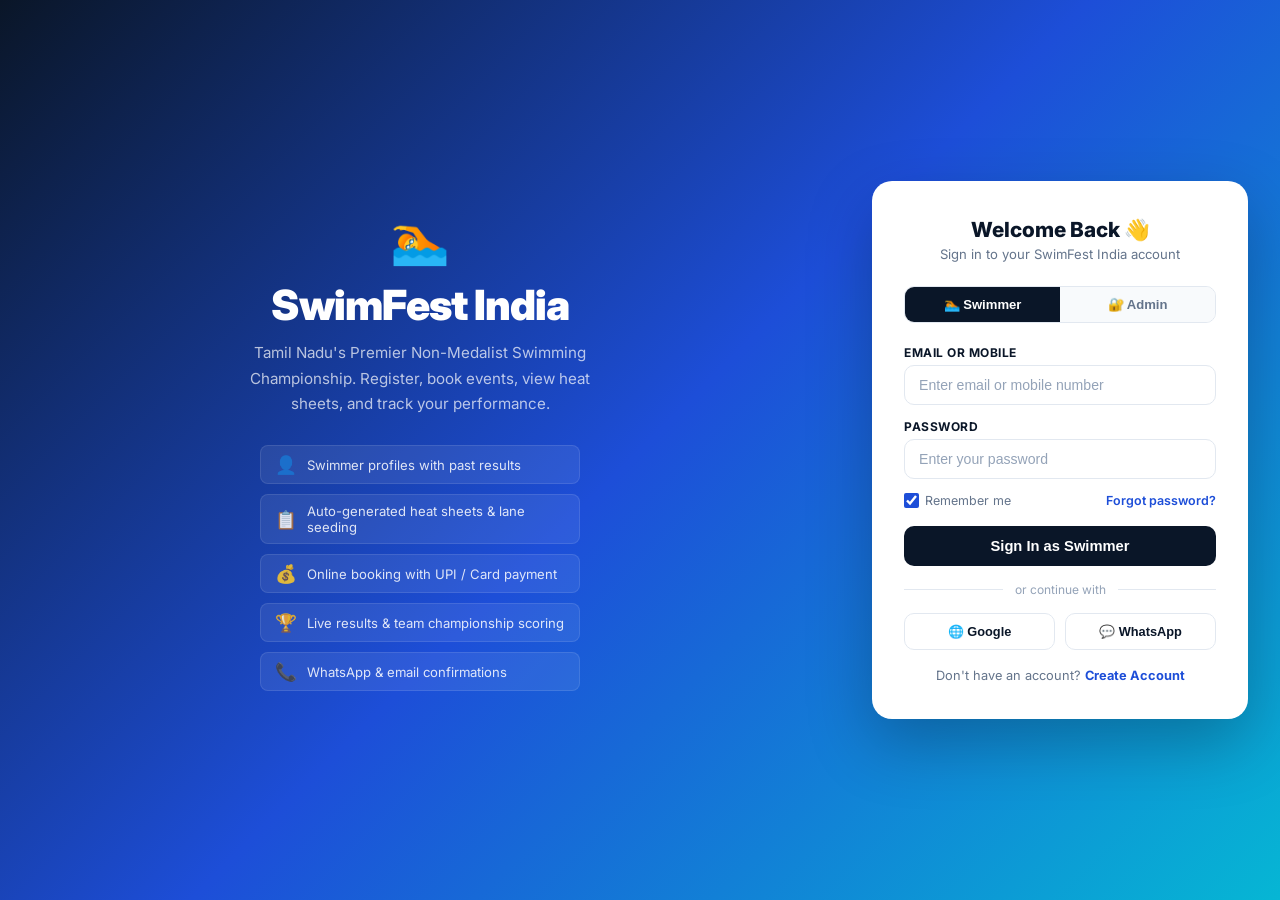
<file: index.html>
﻿<!DOCTYPE html>
<html lang="en">
<head>
  <meta charset="UTF-8"/>
  <meta name="viewport" content="width=device-width,initial-scale=1.0"/>
  <title>SwimFest India 2026</title>
  <link rel="stylesheet" href="home.css?v=6"/>
  <link rel="stylesheet" href="3d-styles.css?v=1"/>
  <link href="https://fonts.googleapis.com/css2?family=Inter:wght@400;500;600;700;800;900&display=swap" rel="stylesheet"/>
</head>
<body data-page="home">

<!-- 3D Water Particle Background -->
<canvas id="waterCanvas" style="display:none"></canvas>
<!-- 3D Floating Objects -->
<div class="float-container" aria-hidden="true" style="display:none"></div>

<!-- NAV -->
<nav class="nav">
<script>
  // Require login — redirect to login page if not authenticated
  if (!localStorage.getItem('swimmer_id') || localStorage.getItem('swimmer_id') === '') {
    window.location.href = 'login.html';
  }
</script>
  <div class="nav-inner">
    <a href="index.html" class="nav-logo">
      <span class="nav-logo-wave">&#127946;</span> SwimFest India
    </a>
    <ul class="nav-links">
      <li><a href="#home" class="active">Home</a></li>
      <li><a href="#events">Events</a></li>
      <li><a href="#eligibility">Eligibility</a></li>
      <li><a href="#results">Results</a></li>
      <li><a href="#directory">Swimmers</a></li>
      <li><a href="#faq">FAQ</a></li>
      <li><a href="#contact">Contact</a></li>
      <li><a href="heatsheet.html">Heat Sheet</a></li>
      <li><a href="player.html">My Profile</a></li>
      <li><a href="login.html" onclick="localStorage.removeItem('swimmer_id');localStorage.removeItem('swimmer_name')">Logout</a></li>
    </ul>
    <div>
      <button class="nav-ham" id="navHam">&#9776;</button>
    </div>
  </div>
  <ul class="nav-mob" id="navMob">
    <li><a href="#home">Home</a></li>
    <li><a href="#events">Events</a></li>
    <li><a href="#results">Results</a></li>
    <li><a href="#directory">Swimmers</a></li>
    <li><a href="#contact">Contact</a></li>
    <li><a href="player.html">&#128100; My Profile</a></li>
    <li><a href="#" onclick="localStorage.removeItem('swimmer_id');localStorage.removeItem('swimmer_name');window.location.href='login.html';" style="color:#dc2626;font-weight:700">&#128274; Logout</a></li>
  </ul>
</nav>

<!-- HERO -->
<section id="home" class="hero hero-3d">
  <div class="hero-inner">
    <div class="hero-text">
      <span class="hero-eyebrow" data-depth="0.2">&#127941; Tamil Nadu's Premier Swimming Championship</span>
      <h1 data-depth="0.4">SWIMFEST<br/>INDIA 2026</h1>
      <p class="hero-sub" data-depth="0.3">Non-medalist &nbsp;&middot;&nbsp; Age-group &nbsp;&middot;&nbsp; School &amp; Academy swimmers welcome</p>
      <div class="hero-btns">
        <button onclick="openRegisterModal()" class="btn-hero-primary">&#128221; Register Now</button>
        <a href="#events" class="btn-hero-ghost">View Events</a>
      </div>
      <div class="hero-chips" id="heroChips">
        <div class="hero-chip"><span class="chip-n" id="heroSwimmers">—</span><span class="chip-l">Swimmers</span></div>
        <div class="hero-chip"><span class="chip-n" id="heroEvents">—</span><span class="chip-l">Events</span></div>
        <div class="hero-chip"><span class="chip-n" id="heroAcademies">—</span><span class="chip-l">Academies</span></div>
      </div>
    </div>
  </div>
</section>

<!-- LIVE TICKER -->
<div class="ticker-bar">
  <span class="ticker-label">&#128308; LIVE</span>
  <div class="ticker-track">
    <span id="tickerText">Loading event info...</span>
  </div>
</div>

<!-- STATS BAR -->
<div class="stats-bar">
  <div class="stats-inner" id="statsBar">
    <div class="stat-item"><span class="stat-val" id="statSwimmers">—</span><span class="stat-key">Swimmers</span></div>
    <div class="stat-div"></div>
    <div class="stat-item"><span class="stat-val" id="statBookings">—</span><span class="stat-key">Bookings</span></div>
    <div class="stat-div"></div>
    <div class="stat-item"><span class="stat-val">8</span><span class="stat-key">Categories</span></div>
    <div class="stat-div"></div>
    <div class="stat-item"><span class="stat-val" id="statAcademies">—</span><span class="stat-key">Academies</span></div>
    <div class="stat-div"></div>
    <div class="stat-item"><span class="stat-val" id="statFee">&#8377;300</span><span class="stat-key">Per Event</span></div>
  </div>
</div>
<script>
(function(){
  // Single API call for all home page data
  fetch('/api/home').then(r=>r.json()).then(home=>{
    const s = home.stats || {};
    const events = home.tournaments || [];
    const academies = home.academies || [];
    const set = (id,v) => { const e=document.getElementById(id); if(e) e.textContent=v; };

    // Stats bar
    set('statSwimmers', s.total_swimmers || 0);
    set('statBookings', s.total_bookings || 0);
    set('statAcademies', s.total_academies || 0);
    set('heroSwimmers', s.total_swimmers || 0);
    set('heroAcademies', s.total_academies || 0);
    set('heroEvents', s.total_bookings || 0);

    // Fee from open tournament
    const open = events.find(e=>e.status==='Open') || events[0];
    if(open) set('statFee', '₹' + (open.fee_per_event || 300));

    // Populate academy dropdowns
    const opts = academies.map(a=>`<option value="${a.academy_id}">${a.name}</option>`).join('');
    const qrAcad = document.getElementById('qrAcademy');
    const instAcad = document.getElementById('institution');
    if(qrAcad) qrAcad.innerHTML = '<option value="">Select Academy</option>' + opts;
    if(instAcad) instAcad.innerHTML = '<option value="">Select Academy</option>' + opts + '<option value="Other">Other (type below)</option>';

    // Ticker — rotate through all open events one by one
    if(events && events.length > 0){
      function fD(d){if(!d)return '';const p=d.split('-');return p.length===3?p[2]+'/'+p[1]+'/'+p[0]:d;}
      const todayD = new Date();
      const activeEvs = events.filter(e =>
        e.status === 'Open' && (!e.reg_deadline || new Date(e.reg_deadline + 'T23:59:59') >= todayD)
      ).sort((a,b) => new Date(a.reg_deadline||'9999-12-31') - new Date(b.reg_deadline||'9999-12-31'));
      
      const tickerEl = document.getElementById('tickerText');
      if(tickerEl && activeEvs.length > 0){
        let tickerIdx = 0;
        function showNextEvent(){
          const ev = activeEvs[tickerIdx % activeEvs.length];
          tickerEl.style.animation = 'none';
          tickerEl.textContent = `\u2605 ${ev.name} \u2022 Deadline: ${fD(ev.reg_deadline)} \u2022 ${ev.venue||''} \u2022 U10 \u00b7 U12 \u00b7 U14 \u00b7 U16 \u2022 Rs.${ev.fee_per_event||300}/event \u2022 Registrations closing soon — Book now!`;
          // Force reflow then restart animation
          void tickerEl.offsetWidth;
          tickerEl.style.animation = 'ticker 35s linear infinite';
          tickerIdx++;
        }
        showNextEvent();
        // Switch to next event only after full animation cycle (35s)
        if(activeEvs.length > 1) setInterval(showNextEvent, 35000);
      }
      // Countdown for soonest deadline
      if(open && open.reg_deadline) startCountdown(open.reg_deadline);
    }

    // Load home events using cached data
    _homeEvents = events;
    renderHomeEvents(events);

    // Announcements
    if(open){
      function fDa(d){if(!d)return '—';const p=d.split('-');return p.length===3?p[2]+'/'+p[1]+'/'+p[0]:d;}
      const startD = open.start_date ? fDa(open.start_date) : '—';
      const announceEl = document.getElementById('announceList');
      if(announceEl) announceEl.innerHTML = `
        <div class="announce-item"><span class="an-dot urgent-dot"></span><div><strong>Registration Deadline</strong><p>Entries close ${fDa(open.reg_deadline)}. No late entries accepted.</p></div></div>
        <div class="announce-item"><span class="an-dot"></span><div><strong>Document Check-in</strong><p>Day 1 (${startD}) at 08:00 AM. Bring all originals.</p></div></div>
        <div class="announce-item"><span class="an-dot info-dot"></span><div><strong>Heat Sheets</strong><p>Published 24 hrs before race day on this website.</p></div></div>
        <div class="announce-item"><span class="an-dot info-dot"></span><div><strong>Relay Teams</strong><p>Relay medalists from other meets are eligible. 4&#215;50m / 4&#215;100m.</p></div></div>`;
    }

    // Contact section
    if(open){
      function fDc(d){if(!d)return '—';const p=d.split('-');return p.length===3?p[2]+'/'+p[1]+'/'+p[0]:d;}
      const vEl=document.getElementById('contactVenue');
      const dEl=document.getElementById('contactDates');
      const dlEl=document.getElementById('contactDeadline');
      const dirLink=document.getElementById('venueDirectionsLink');
      if(vEl) vEl.textContent=open.venue||'—';
      if(dEl) dEl.textContent=fDc(open.start_date)+' – '+fDc(open.end_date);
      if(dlEl) dlEl.textContent=fDc(open.reg_deadline);
      if(dirLink) dirLink.href='https://maps.google.com/?q='+encodeURIComponent(open.venue||'');
    }
  }).catch(()=>{});

  // Store for visibility change refresh
  let _homeEvents = [];
  window._homeEvents = _homeEvents;
})();
</script>

<!-- MAIN GRID -->
<div class="page-grid reveal-3d" id="events">

  <!-- LEFT -->
  <div class="col-left">
    <div class="section-head" style="max-width:1000px;margin:0 auto 12px">
      <span class="sh-icon">&#128197;</span><h2>Upcoming Events</h2>
    </div>
    <div class="event-list">
      <p style="color:#64748b;font-size:.85rem;padding:12px">Loading events...</p>
    </div>

    <!-- Past Results -->
    <div class="section-head" id="results" style="margin-top:18px">
      <span class="sh-icon">&#127942;</span><h2>Completed Events</h2>
    </div>
    <div class="past-list" id="pastResultsList">
      <p style="color:#64748b;font-size:.85rem;padding:10px">Loading results...</p>
    </div>
    <script>
    (function(){
      fetch('/api/tournaments').then(r=>r.json()).then(tournaments=>{
        const today = new Date();
        const completed = tournaments.filter(t => 
          t.status === 'Completed' || t.status === 'Closed' || 
          (t.reg_deadline && new Date(t.reg_deadline + 'T23:59:59') < today)
        );
        const list = document.getElementById('pastResultsList');
        if(!list) return;
        if(!completed.length){
          list.innerHTML='<p style="color:#64748b;font-size:.85rem;padding:10px">No completed events yet.</p>';
          return;
        }
        function fD(d){if(!d)return '';const p=d.split('-');return p.length===3?p[2]+'/'+p[1]+'/'+p[0]:d;}
        let html='';
        completed.forEach(t=>{
          const yr = t.start_date ? t.start_date.split('-')[0] : '';
          const dates = t.start_date && t.end_date ? fD(t.start_date)+' - '+fD(t.end_date) : '';
          const status = t.status === 'Completed' ? 'Completed' : 'Closed';
          const statusColor = t.status === 'Completed' ? '#16a34a' : '#dc2626';
          html+=`<div class="past-row" onclick="toggleResult('r${t.tournament_id}',this)" style="flex-direction:column;align-items:stretch;gap:4px">
            <div style="display:flex;align-items:center;justify-content:space-between;width:100%">
              <div class="past-info"><span class="past-year">${yr}</span><span class="past-name">${t.name}</span></div>
              <div style="display:flex;align-items:center;gap:8px">
                <span style="font-size:.68rem;font-weight:700;color:${statusColor};background:${statusColor}15;padding:2px 8px;border-radius:999px">${status}</span>
                <span class="past-chev">&#9660;</span>
              </div>
            </div>
            <div style="display:flex;gap:14px;font-size:.72rem;color:#64748b;padding-left:36px">
              <span>&#128205; ${t.venue||'—'}</span>
              <span>&#128197; ${dates}</span>
              <span>&#128176; &#8377;${t.fee_per_event||300}/event</span>
            </div>
          </div>
          <div class="past-panel" id="r${t.tournament_id}" style="display:none">
            <p style="color:#64748b;font-size:.82rem;padding:10px">Loading results...</p>
          </div>`;
        });
        list.innerHTML = html;
        // Click on completed event opens event detail modal
        completed.forEach(t=>{
          const row = list.querySelector(`[onclick*="r${t.tournament_id}"]`);
          if(row) {
            row.removeAttribute('onclick');
            row.style.cursor = 'pointer';
            row.addEventListener('click', function(){
              const dates2 = t.start_date && t.end_date ? fD(t.start_date)+' to '+fD(t.end_date) : '';
              document.getElementById('evtModalBadge').textContent = t.status;
              document.getElementById('evtModalBadge').className = 'evt-modal-badge ' + (t.status==='Completed'?'open':'nm');
              document.getElementById('evtModalTitle').innerHTML = t.name;
              document.getElementById('evtModalMeta').innerHTML = dates2+' &middot; '+(t.venue||'');
              document.getElementById('evtInfoRow').innerHTML = `
                <div class="evt-info-item"><span class="evt-info-label">Date</span><span class="evt-info-val">${dates2}</span></div>
                <div class="evt-info-item"><span class="evt-info-label">Venue</span><span class="evt-info-val">${t.venue||''}</span></div>
                <div class="evt-info-item"><span class="evt-info-label">Fee</span><span class="evt-info-val">&#8377;${t.fee_per_event||300}/event + GST</span></div>
                <div class="evt-info-item"><span class="evt-info-label">Deadline</span><span class="evt-info-val">${fD(t.reg_deadline)}</span></div>
                <div class="evt-info-item"><span class="evt-info-label">Age Cut-off</span><span class="evt-info-val">31 Dec 2026</span></div>
                <div class="evt-info-item"><span class="evt-info-label">Max Events</span><span class="evt-info-val">3 individual + Relay</span></div>`;
              document.getElementById('evtCatsGrid').innerHTML = '<span class="evt-cat-pill ap u10">U10</span><span class="evt-cat-pill ap u12">U12</span><span class="evt-cat-pill ap u14">U14</span><span class="evt-cat-pill ap u16">U16</span>';
              document.getElementById('evtEventsTable').innerHTML = `
                <div class="evt-ev-row evt-ev-head"><span>Code</span><span>Stroke</span><span>Distance</span></div>
                <div class="evt-ev-row"><span><span class="evt-ev-code" style="background:#1d4ed8">FS</span></span><span>Freestyle</span><span style="font-weight:600">50m / 100m</span></div>
                <div class="evt-ev-row"><span><span class="evt-ev-code" style="background:#7c3aed">BK</span></span><span>Backstroke</span><span style="font-weight:600">50m / 100m</span></div>
                <div class="evt-ev-row"><span><span class="evt-ev-code" style="background:#059669">BR</span></span><span>Breaststroke</span><span style="font-weight:600">50m / 100m</span></div>
                <div class="evt-ev-row"><span><span class="evt-ev-code" style="background:#d97706">BF</span></span><span>Butterfly</span><span style="font-weight:600">50m / 100m</span></div>
                <div class="evt-ev-row"><span><span class="evt-ev-code" style="background:#dc2626">IM</span></span><span>Ind. Medley</span><span style="font-weight:600">100m / 200m</span></div>
                <div class="evt-ev-row"><span><span class="evt-ev-code" style="background:#374151">RLY</span></span><span>Relay</span><span style="font-weight:600">4x50m / 4x100m</span></div>`;
              document.getElementById('evtEligBox').innerHTML = '<strong>&#9989; Who can enter?</strong><ul><li>Open to all registered non-medalist swimmers. Age cut-off: 31 December 2026.</li></ul>';
              document.getElementById('evtModal').classList.add('open');
              document.body.classList.add('modal-open');
              // Hide register button for completed events
              const regBtn = document.getElementById('evtRegisterBtn');
              if(regBtn) {
                regBtn.style.display = 'none';
              }
            });
          }
        });
      }).catch(()=>{});
    })();
    </script>
  </div>

  </div>
</div>

<!-- ELIGIBILITY & ANNOUNCEMENTS — below event cards -->
<div style="display:grid;grid-template-columns:1fr 1fr;gap:20px;padding:20px 20px 0;max-width:100%">
  <div>
    <div class="section-head" id="eligibility">
      <span class="sh-icon">&#9989;</span><h2>Eligibility Checker</h2>
    </div>
    <div class="elig-checker">
      <p class="ec-hint">Enter DOB to check which events the swimmer qualifies for</p>
      <div class="ec-row">
        <input type="date" id="ecDob" min="2010-01-01" max="2017-12-31" onchange="checkElig()"/>
        <select id="ecGender" onchange="checkElig()">
          <option value="">Gender</option>
          <option value="Boys">Boys</option>
          <option value="Girls">Girls</option>
        </select>
      </div>
      <div class="ec-result" id="ecResult" style="display:none">
        <div class="ec-badge" id="ecBadge"></div>
        <div class="ec-events" id="ecEvents"></div>
        <button onclick="openRegisterModal()" class="btn-reg" style="margin-top:10px;width:100%">Register in This Category</button>
      </div>
      <div class="ec-ineligible" id="ecIneligible" style="display:none">
        <span>&#9888;&#65039; DOB outside eligible range (2010&ndash;2017).</span>
      </div>
    </div>
  </div>
  <div>
    <div class="section-head">
      <span class="sh-icon">&#128226;</span><h2>Announcements</h2>
    </div>
    <div class="announce-list" id="announceList">
      <div class="announce-item"><span class="an-dot urgent-dot"></span><div><strong>Loading...</strong><p>Fetching event details.</p></div></div>
    </div>
    <script>
    (function(){
      fetch('/api/tournaments').then(r=>r.json()).then(events=>{
        const open = events.find(e=>e.status==='Open') || events[0];
        if(!open) return;
        function fD(d){if(!d)return '';const p=d.split('-');return p.length===3?p[2]+'/'+p[1]+'/'+p[0]:d;}
        const startD = fD(open.start_date);
        document.getElementById('announceList').innerHTML = `
          <div class="announce-item"><span class="an-dot urgent-dot"></span><div><strong>Registration Deadline</strong><p>Entries close ${fD(open.reg_deadline)}. No late entries accepted.</p></div></div>
          <div class="announce-item"><span class="an-dot"></span><div><strong>Document Check-in</strong><p>Day 1 (${startD}) at 08:00 AM. Bring all originals.</p></div></div>
          <div class="announce-item"><span class="an-dot info-dot"></span><div><strong>Heat Sheets</strong><p>Published 24 hrs before race day on this website.</p></div></div>
          <div class="announce-item"><span class="an-dot info-dot"></span><div><strong>Relay Teams</strong><p>Relay medalists from other meets are eligible. 4&#215;50m / 4&#215;100m.</p></div></div>`;
      }).catch(()=>{});
    })();
    </script>
  </div>
</div>

<!-- SWIMMER DIRECTORY -->
<section id="directory" class="dir-section reveal-3d">
  <div class="dir-inner">
    <div class="dir-head">
      <div class="section-head" style="margin-bottom:0">
        <span class="sh-icon">&#128100;</span><h2>Swimmer Directory</h2>
      </div>
      <div class="dir-filters">
        <div class="dir-fgroup" id="dirGender">
          <button class="dfb active" data-g="all">All</button>
          <button class="dfb" data-g="Boys">&#128102; Boys</button>
          <button class="dfb" data-g="Girls">&#128103; Girls</button>
        </div>
        <div class="dir-fgroup" id="dirAge">
          <button class="dfb active" data-a="all">All Ages</button>
          <button class="dfb" data-a="u8">U8</button>
          <button class="dfb" data-a="u10">U10</button>
          <button class="dfb" data-a="u12">U12</button>
          <button class="dfb" data-a="u14">U14</button>
          <button class="dfb" data-a="u16">U16</button>
        </div>
        <input type="text" class="dir-search" id="dirSearch" placeholder="Search swimmer..." oninput="filterDir()"/>
      </div>
    </div>
    <div class="dir-grid" id="dirGrid">
      <p style="color:#64748b;font-size:.85rem;padding:8px">Loading swimmers...</p>
    </div>
    <button class="btn-view-all" onclick="showAllDir()">View All Swimmers</button>
  </div>
</section>
<script>
(function loadDirectory(){
  fetch('/api/swimmers').then(r=>r.json()).then(swimmers=>{
    // Also get academies for name lookup
    fetch('/api/academies').then(r=>r.json()).then(academies=>{
      const acadMap = {};
      academies.forEach(a=>{ acadMap[a.academy_id]=a.name; });
      const grid = document.getElementById('dirGrid');
      if(!grid) return;
      if(!swimmers.length){ grid.innerHTML='<p style="color:#64748b;font-size:.85rem;padding:8px">No swimmers registered yet.</p>'; return; }
      const ageClass = {'U-10':'u10','U-12':'u12','U-14':'u14','U-16':'u16'};
      grid.innerHTML = swimmers.map(s=>{
        const isBoy = s.gender==='Boys';
        const av = isBoy ? '&#128102;' : '&#128103;';
        const avCls = isBoy ? 'boy' : 'girl';
        const ag = s.age_group || '';
        const agCls = ageClass[ag] || 'u10';
        const acad = acadMap[s.academy_id] || '';
        const name = s.full_name.length>14 ? s.full_name.substring(0,13)+'…' : s.full_name;
        return `<div class="dir-card" data-g="${s.gender}" data-a="${agCls}">
          <div class="dc-av ${avCls}">${av}</div>
          <div class="dc-info"><strong>${name}</strong><span>${acad}</span><span class="ap ${agCls}">${ag}</span></div>
        </div>`;
      }).join('');
      // Also populate academy dropdowns
      const opts = academies.map(a=>`<option value="${a.academy_id}">${a.name}</option>`).join('');
      const qrAcad = document.getElementById('qrAcademy');
      const instAcad = document.getElementById('institution');
      if(qrAcad) qrAcad.innerHTML = '<option value="">Select Academy</option>' + opts;
      if(instAcad) instAcad.innerHTML = '<option value="">Select Academy</option>' + opts + '<option value="Other">Other (type below)</option>';
    }).catch(()=>{});
  }).catch(()=>{});
})();
</script>

<!-- AGE REFERENCE -->
<section class="age-ref-section" id="eligibility-ref">
  <div class="age-ref-inner">
    <div class="section-head"><span class="sh-icon">&#128203;</span><h2>Age Categories &amp; Events</h2></div>
    <div class="age-ref-grid">
      <div class="arc-card u10c">
        <div class="arc-header"><span class="ap u10">U-10</span><span class="arc-gender">Boys &amp; Girls</span></div>
        <p class="arc-born">Born: 1 Jan 2016 &ndash; 31 Dec 2017</p>
        <ul class="arc-events"><li>50m Freestyle</li><li>100m Freestyle</li><li>50m Backstroke</li><li>50m Breaststroke</li><li>50m Butterfly</li><li>100m IM</li></ul>
        <span class="arc-relay">Relay: 4&times;50m</span>
      </div>
      <div class="arc-card u12c">
        <div class="arc-header"><span class="ap u12">U-12</span><span class="arc-gender">Boys &amp; Girls</span></div>
        <p class="arc-born">Born: 1 Jan 2014 &ndash; 31 Dec 2015</p>
        <ul class="arc-events"><li>50m Freestyle</li><li>100m Freestyle</li><li>50m Backstroke</li><li>50m Breaststroke</li><li>50m Butterfly</li><li>100m IM</li></ul>
        <span class="arc-relay">Relay: 4&times;50m</span>
      </div>
      <div class="arc-card u14c">
        <div class="arc-header"><span class="ap u14">U-14</span><span class="arc-gender">Boys &amp; Girls</span></div>
        <p class="arc-born">Born: 1 Jan 2012 &ndash; 31 Dec 2013</p>
        <ul class="arc-events"><li>50m Freestyle</li><li>100m Freestyle</li><li>100m Backstroke</li><li>100m Breaststroke</li><li>100m Butterfly</li><li>200m IM</li></ul>
        <span class="arc-relay">Relay: 4&times;100m</span>
      </div>
      <div class="arc-card u16c">
        <div class="arc-header"><span class="ap u16">U-16</span><span class="arc-gender">Boys &amp; Girls</span></div>
        <p class="arc-born">Born: 1 Jan 2010 &ndash; 31 Dec 2011</p>
        <ul class="arc-events"><li>50m Freestyle</li><li>100m Freestyle</li><li>100m Backstroke</li><li>100m Breaststroke</li><li>100m Butterfly</li><li>200m IM</li></ul>
        <span class="arc-relay">Relay: 4&times;100m</span>
      </div>
    </div>
    <div class="arc-rule">&#128204; Age cut-off: <strong>31 December 2026</strong> &nbsp;&middot;&nbsp; Non-medalist only &nbsp;&middot;&nbsp; Max <strong>3 events</strong> per registration + optional Relay</div>
  </div>
</section>

<!-- FAQ -->
<section id="faq" class="faq-section reveal-3d">
  <div class="faq-inner">
    <div class="section-head"><span class="sh-icon">&#10067;</span><h2>Frequently Asked Questions</h2></div>
    <input type="text" class="faq-search" id="faqSearch" placeholder="Search FAQs..." oninput="filterFaq()"/>
    <div class="faq-list" id="faqList">
      <div class="faq-item"><div class="faq-q" onclick="toggleFaq(this)"><span>Who is eligible for the Non-Medalist championship?</span><span class="faq-arrow">&#9660;</span></div><div class="faq-a">Only swimmers who have never won an individual medal (Gold, Silver, Bronze) at State, Zonal, National, or major School Games (CBSE/SGFI) are eligible. Relay medals do not affect eligibility.</div></div>
      <div class="faq-item"><div class="faq-q" onclick="toggleFaq(this)"><span>What documents must we submit on Day 1?</span><span class="faq-arrow">&#9660;</span></div><div class="faq-a">Signed Non-Medalist Declaration (Coach + Parent), institutional representation certificate, and government age-proof document (Birth Certificate, Aadhaar, or School ID).</div></div>
      <div class="faq-item"><div class="faq-q" onclick="toggleFaq(this)"><span>How does the One Start Rule work?</span><span class="faq-arrow">&#9660;</span></div><div class="faq-a">Any swimmer who leaves the block before the starting signal is immediately disqualified (DSQ). The race continues for all other swimmers without a recall.</div></div>
      <div class="faq-item"><div class="faq-q" onclick="toggleFaq(this)"><span>Is there a refund policy?</span><span class="faq-arrow">&#9660;</span></div><div class="faq-a">Fees are non-refundable once paid, except in case of official event cancellation by the organiser. No event swaps after the registration deadline.</div></div>
      <div class="faq-item"><div class="faq-q" onclick="toggleFaq(this)"><span>Can a swimmer represent both school and academy?</span><span class="faq-arrow">&#9660;</span></div><div class="faq-a">No. Under SFI guidelines, a swimmer must declare single representation for the meet &mdash; either school OR academy, not both.</div></div>
    </div>
  </div>
</section>

<!-- CONTACT -->
<section id="contact" class="contact-section">
  <div class="contact-inner" id="contactInfo">
    <div class="contact-item"><span>&#128205;</span><div><strong>Venue</strong><p id="contactVenue">—</p></div></div>
    <div class="contact-item"><span>&#128197;</span><div><strong>Event Dates</strong><p id="contactDates">—</p></div></div>
    <div class="contact-item"><span>&#8987;</span><div><strong>Reg. Deadline</strong><p id="contactDeadline">—</p></div></div>
    <div class="contact-item"><span>&#128222;</span><div><strong>Phone</strong><p>+91 44 2745 2270</p></div></div>
    <div class="contact-item"><span>&#9993;&#65039;</span><div><strong>Email</strong><p>swimming@srmist.edu.in</p></div></div>
    <div class="contact-item"><span>&#128172;</span><div><strong>WhatsApp</strong><p>+91 98765 43210</p></div></div>
  </div>
  <script>
  (function(){
    fetch('/api/tournaments').then(r=>r.json()).then(events=>{
      const open = events.find(e=>e.status==='Open') || events[0];
      if(!open) return;
      function fD(d){if(!d)return '—';const p=d.split('-');return p.length===3?p[2]+'/'+p[1]+'/'+p[0]:d;}
      const vEl = document.getElementById('contactVenue');
      const dEl = document.getElementById('contactDates');
      const dlEl = document.getElementById('contactDeadline');
      if(vEl) vEl.textContent = open.venue || '—';
      if(dEl) dEl.textContent = fD(open.start_date) + ' – ' + fD(open.end_date);
      if(dlEl) dlEl.textContent = fD(open.reg_deadline);
    }).catch(()=>{});
  })();
  </script>
</section>

<!-- FOOTER -->
<footer class="footer">
  <div class="footer-inner">
    <span class="footer-brand">&#127946; SwimFest India</span>
    <div class="footer-links">
      <a href="#events">Golden Championship</a>
      <a href="#events">Events</a>
      <a href="#directory">Swimmers</a>
      <a href="#contact">Contact</a>
    </div>
    <p>&copy; 2026 SwimFest India &middot; Age cut-off: 31 Dec 2026 &middot; Recognised by SFI</p>
  </div>
</footer>

<!-- REGISTRATION MODAL -->
<div class="reg-modal-overlay" id="registerModal" role="dialog" aria-modal="true">
  <div class="reg-modal-box">

    <!-- Header -->
    <div class="reg-modal-header">
      <div>
        <h2>&#127946; Book Tournament</h2>
        <p id="wizardStepLabel">Step 1 of 7 &mdash; Select Tournament</p>
      </div>
      <button class="reg-modal-close" onclick="closeRegisterModal()" aria-label="Close">&times;</button>
    </div>

    <!-- Progress -->
    <div class="reg-progress-bar"><div class="reg-progress-fill" id="wizardProgressFill" style="width:14.28%"></div></div>
    <div class="reg-steps-track">
      <div class="rst active" data-step="1"><span class="rst-n">1</span><span class="rst-l">Tournament</span></div>
      <div class="rst" data-step="2"><span class="rst-n">2</span><span class="rst-l">Profile</span></div>
      <div class="rst" data-step="3"><span class="rst-n">3</span><span class="rst-l">Events</span></div>
      <div class="rst" data-step="4"><span class="rst-n">4</span><span class="rst-l">Seed Times</span></div>
      <div class="rst" data-step="5"><span class="rst-n">5</span><span class="rst-l">Review</span></div>
      <div class="rst" data-step="6"><span class="rst-n">6</span><span class="rst-l">Payment</span></div>
      <div class="rst" data-step="7"><span class="rst-n">7</span><span class="rst-l">Confirmed</span></div>
    </div>

    <!-- Body -->
    <div class="reg-modal-body" id="wizardBody">
      <form id="registerForm" onsubmit="return false;">

        <!-- STEP 1: Select Tournament -->
        <div class="wiz-panel active" id="step1">
          <div class="wiz-intro"><h3>Select a Tournament</h3><p>Choose the meet you want to enter. Only open tournaments are shown.</p></div>
          <div class="tourn-list" id="tournListDynamic">
            <p style="color:#64748b;font-size:.85rem">Loading tournaments...</p>
          </div>
          <div class="wiz-nav"><button type="button" class="wiz-btn-next" onclick="wizardNext()">Book Tournament &#8594;</button></div>
        </div>
        <script>
        (function loadWizardTournaments(){
          fetch('/api/tournaments').then(r=>r.json()).then(events=>{
            const container = document.getElementById('tournListDynamic');
            if(!container) return;
            // Only show Open tournaments where deadline hasn't passed
            const today = new Date();
            const openEvents = events.filter(e => {
              if(e.status !== 'Open') return false;
              if(e.reg_deadline && new Date(e.reg_deadline + 'T23:59:59') < today) return false;
              return true;
            });
            if(openEvents.length === 0){
              container.innerHTML = '<p style="color:#64748b;font-size:.85rem">No open tournaments available for registration.</p>';
              return;
            }
            let html = '';
            openEvents.forEach((ev, i) => {
              const dates = ev.start_date && ev.end_date ? ev.start_date + ' to ' + ev.end_date : '';
              html += `<label class="tourn-card ${i===0?'selected':''}">
                <input type="radio" name="tournament" value="${ev.tournament_id}" ${i===0?'checked':''}/>
                <div class="tourn-body">
                  <div class="tourn-top"><span class="t-badge nm">Non-Medalist</span><span class="t-open">&#128994; Open</span></div>
                  <h4>${ev.name}</h4>
                  <p>Boys &amp; Girls &middot; U-10 / U-12 / U-14 / U-16</p>
                  <div class="tourn-meta">
                    <span>&#128205; ${ev.venue||''}</span>
                    <span>&#128197; ${dates}</span>
                    <span>&#8987; Closes: ${ev.reg_deadline||''}</span>
                    <span>&#128176; &#8377;${ev.fee_per_event||300}/event + GST</span>
                  </div>
                </div>
                <span class="tourn-check">&#10003;</span>
              </label>`;
            });
            container.innerHTML = html;
            // Add click selection behavior
            container.querySelectorAll('.tourn-card').forEach(card=>{
              card.addEventListener('click',function(){
                container.querySelectorAll('.tourn-card').forEach(c=>c.classList.remove('selected'));
                this.classList.add('selected');
              });
            });
          }).catch(()=>{});
        })();
        </script>

        <!-- STEP 2: Profile -->
        <div class="wiz-panel" id="step2">
          <div class="wiz-intro"><h3>Player Profile</h3><p>Enter your details. Age group and events will auto-detect from DOB.</p></div>

          <div class="wiz-section-label">&#128100; Swimmer</div>
          <div class="wiz-row">
            <div class="wiz-group">
              <label>Full Name *</label>
              <input type="text" id="swimmerName" placeholder="Official name"/>
            </div>
            <div class="wiz-group">
              <label>Gender *</label>
              <select id="gender">
                <option value="">Select</option>
                <option value="Boys">Boy</option>
                <option value="Girls">Girl</option>
              </select>
            </div>
          </div>
          <div class="wiz-row">
            <div class="wiz-group">
              <label>Date of Birth *</label>
              <input type="date" id="dob" min="2010-01-01" max="2017-12-31"/>
              <span class="wiz-hint">Valid: 1 Jan 2010 &ndash; 31 Dec 2017</span>
            </div>
            <div class="wiz-group">
              <label>Age Group <span class="wiz-auto-tag">auto</span></label>
              <input type="text" id="ageGroup" readonly class="wiz-readonly" placeholder="Detected from DOB"/>
            </div>
          </div>
          <div class="wiz-row">
            <div class="wiz-group" style="flex:1">
              <label>Address *</label>
              <input type="text" id="swimmerAddress" placeholder="Door No, Street, City, State, Pincode"/>
            </div>
          </div>
          <div class="wiz-row">
            <div class="wiz-group">
              <label>Nationality *</label>
              <select id="swimmerNationality">
                <option value="Indian" selected>Indian</option>
                <option value="NRI">NRI (Non-Resident Indian)</option>
                <option value="Other">Other</option>
              </select>
            </div>
          </div>

          <div class="wiz-section-label">&#128106; Parent / Guardian</div>
          <div class="wiz-row">
            <div class="wiz-group">
              <label>Parent Name *</label>
              <input type="text" id="parentName" placeholder="Full name"/>
            </div>
            <div class="wiz-group">
              <label>Relationship *</label>
              <select id="relationship">
                <option value="">Select</option>
                <option>Father</option><option>Mother</option><option>Guardian</option>
              </select>
            </div>
          </div>
          <div class="wiz-row">
            <div class="wiz-group">
              <label>Mobile *</label>
              <input type="tel" id="phone" placeholder="+91 XXXXX XXXXX"/>
            </div>
            <div class="wiz-group">
              <label>Email *</label>
              <input type="email" id="email" placeholder="email@example.com"/>
            </div>
          </div>

          <div class="wiz-section-label">&#127979; School <span style="font-weight:400;font-size:.72rem;color:#94a3b8">(optional if Academy filled)</span></div>
          <div class="wiz-row">
            <div class="wiz-group">
              <label>School Name</label>
              <input type="text" id="schoolName" placeholder="e.g. DAV Public School, Chennai"/>
            </div>
            <div class="wiz-group">
              <label>Board</label>
              <select id="schoolBoard">
                <option value="">Select Board</option>
                <option>CBSE</option>
                <option>ICSE</option>
                <option>State Board</option>
                <option>International (IB/IGCSE)</option>
                <option>Other</option>
              </select>
            </div>
          </div>
          <div class="wiz-row">
            <div class="wiz-group">
              <label>Class / Grade</label>
              <input type="text" id="schoolClass" placeholder="e.g. 8th Standard"/>
            </div>
          </div>

          <div class="wiz-section-label">&#127946; Academy <span style="font-weight:400;font-size:.72rem;color:#94a3b8">(optional if School filled)</span></div>
          <div class="wiz-row">
            <div class="wiz-group">
              <label>Academy Name</label>
              <select id="institution">
                <option value="">Select Academy</option>
              </select>
            </div>
          </div>
          <div class="wiz-row" id="otherInstRow" style="display:none">
            <div class="wiz-group" style="flex:1">
              <label>Enter Academy Name *</label>
              <input type="text" id="institutionOther" placeholder="Full name of your academy"/>
            </div>
          </div>
          <p style="font-size:.72rem;color:#64748b;margin-top:4px;margin-bottom:8px">&#9432; A swimmer can represent only <strong>one institution</strong> &mdash; either School OR Academy, not both.</p>

          <!-- Document Upload / Proof Authentication -->
          <div class="wiz-section-label">&#128196; Proof &amp; Document Upload</div>
          <p style="font-size:.78rem;color:#64748b;margin-bottom:10px">Upload required documents for identity and eligibility verification. Accepted formats: JPG, PNG, PDF (max 2MB each).</p>

          <div class="wiz-docs-grid">
            <div class="wiz-doc-item">
              <label class="wiz-doc-label">
                <span class="wiz-doc-icon">&#128196;</span>
                <span class="wiz-doc-text">
                  <strong>Age Proof *</strong>
                  <span>Birth Certificate / Aadhaar / School ID</span>
                </span>
              </label>
              <input type="file" id="docAgeProof" accept=".jpg,.jpeg,.png,.pdf" class="wiz-doc-input"/>
              <span class="wiz-doc-status" id="statusAgeProof"></span>
            </div>

            <div class="wiz-doc-item">
              <label class="wiz-doc-label">
                <span class="wiz-doc-icon">&#128221;</span>
                <span class="wiz-doc-text">
                  <strong>Non-Medalist Declaration *</strong>
                  <span>Signed by Coach &amp; Parent</span>
                </span>
              </label>
              <input type="file" id="docDeclaration" accept=".jpg,.jpeg,.png,.pdf" class="wiz-doc-input"/>
              <span class="wiz-doc-status" id="statusDeclaration"></span>
            </div>

            <div class="wiz-doc-item">
              <label class="wiz-doc-label">
                <span class="wiz-doc-icon">&#128100;</span>
                <span class="wiz-doc-text">
                  <strong>Swimmer Photo</strong>
                  <span>Passport size photo (optional)</span>
                </span>
              </label>
              <input type="file" id="docPhoto" accept=".jpg,.jpeg,.png" class="wiz-doc-input"/>
              <span class="wiz-doc-status" id="statusPhoto"></span>
            </div>
          </div>

          <div class="wiz-doc-note">
            &#9432; Documents will be verified at check-in on Day 1. Originals must be produced. Incomplete documents may result in disqualification.
          </div>

          <script>
            // Enforce 2MB max file size on all document uploads
            document.querySelectorAll('.wiz-doc-input').forEach(input => {
              input.addEventListener('change', function() {
                const maxSize = 2 * 1024 * 1024; // 2MB
                const file = this.files[0];
                const statusEl = this.nextElementSibling;
                if (file && file.size > maxSize) {
                  alert('File "' + file.name + '" is ' + (file.size / 1024 / 1024).toFixed(1) + 'MB. Maximum allowed is 2MB. Please choose a smaller file.');
                  this.value = '';
                  if (statusEl) { statusEl.textContent = '&#10060; Too large'; statusEl.style.color = '#dc2626'; }
                } else if (file) {
                  if (statusEl) { statusEl.textContent = '\u2705 ' + file.name; statusEl.style.color = '#16a34a'; }
                }
              });
            });
          </script>

          <div class="wiz-nav">
            <button type="button" class="wiz-btn-back" onclick="wizardBack()">&#8592; Back</button>
            <button type="button" class="wiz-btn-next" onclick="wizardNext()">Next: Select Events &#8594;</button>
          </div>
        </div>

        <!-- STEP 3: Events -->
        <div class="wiz-panel" id="step3">
          <div class="wiz-intro"><h3>Select Eligible Events</h3><p>Choose up to <strong>3 individual events</strong> + optional Relay. Events shown are based on your age group.</p></div>
          <div class="wiz-elig-banner" id="eligInfoBanner" style="display:none">
            <span>&#9989;</span>
            <div><strong id="eibCategory">--</strong><p id="eibDesc"></p></div>
            <div class="eib-pills" id="eibPills"></div>
          </div>
          <p class="wiz-empty-msg" id="eventsStepMsg">&#8679; Complete Step 2 (DOB + Gender) to see eligible events.</p>
          <div class="wiz-events-grid" id="eventsGrid"></div>
          <div class="wiz-counter-row"><span class="wiz-counter" id="eventCounterBadge">0 / 3 selected</span></div>
          <div class="wiz-relay-row" id="relayRow" style="display:none">
            <label class="wiz-relay-label">
              <input type="checkbox" id="relayOpt"/>
              <span><strong>+ Relay</strong> &mdash; opt in <span id="relayDist" class="wiz-relay-dist"></span></span>
            </label>
          </div>
          <div class="wiz-nav">
            <button type="button" class="wiz-btn-back" onclick="wizardBack()">&#8592; Back</button>
            <button type="button" class="wiz-btn-next" onclick="wizardNext()">Next: Seed Times &#8594;</button>
          </div>
        </div>

        <!-- STEP 4: Seed Times -->
        <div class="wiz-panel" id="step4">
          <div class="wiz-intro"><h3>Enter Seed Times</h3><p>Your best time for each selected event. Enter <strong>NT</strong> if no previous time.</p></div>
          <div class="wiz-seed-grid" id="seedTimeGrid"></div>
          <div class="wiz-note">&#8505;&#65039; Format: <strong>MM:SS.ss</strong> (e.g. 00:32.45) or <strong>NT</strong></div>
          <div class="wiz-nav">
            <button type="button" class="wiz-btn-back" onclick="wizardBack()">&#8592; Back</button>
            <button type="button" class="wiz-btn-next" onclick="wizardNext()">Review Booking &#8594;</button>
          </div>
        </div>

        <!-- STEP 5: Review -->
        <div class="wiz-panel" id="step5">
          <div class="wiz-intro"><h3>Review &amp; Declare</h3><p>Check all details. Accept declarations to enable payment.</p></div>
          <div class="wiz-review-box" id="reviewBox"></div>
          <div class="wiz-fee-box">
            <div class="wiz-fee-lines" id="feeLines"></div>
            <div class="wiz-fee-divider"></div>
            <div class="wiz-fee-row subtotal"><span>Subtotal</span><span id="feeSubtotal">&#8377;0</span></div>
            <div class="wiz-fee-row tax"><span>GST (18%)</span><span id="feeTax">&#8377;0</span></div>
            <div class="wiz-fee-divider"></div>
            <div class="wiz-fee-row total"><span>Total Payable</span><span id="feeTotal">&#8377;0</span></div>
          </div>
          <div class="wiz-section-label" style="margin-top:14px">&#128221; Declarations (required)</div>
          <div class="wiz-consents">
            <label class="wiz-consent"><input type="checkbox" id="consentRules" required/><span><strong>Tournament Rules</strong> &mdash; I agree to abide by all FINA-based rules and Referee decisions.</span></label>
            <label class="wiz-consent"><input type="checkbox" id="consentRefund" required/><span><strong>Refund Policy</strong> &mdash; Fees are non-refundable. Organiser cancellation = full refund in 7 days.</span></label>
            <label class="wiz-consent"><input type="checkbox" id="consentParent" required/><span id="consentParentText"><strong>Parent Consent</strong> &mdash; I consent to this swimmer participating in the registered tournament.</span></label>
            <label class="wiz-consent"><input type="checkbox" id="consentMedical" required/><span><strong>Medical Consent</strong> &mdash; Officials may seek emergency treatment if I cannot be reached.</span></label>
            <label class="wiz-consent"><input type="checkbox" id="consentNonMedalist" required/><span><strong>Non-Medalist Declaration</strong> &mdash; This swimmer has NOT won any individual medal at State/Zonal/National/School Games meets.</span></label>
          </div>
          <div class="wiz-nav">
            <button type="button" class="wiz-btn-back" onclick="wizardBack()">&#8592; Edit</button>
            <button type="button" class="wiz-btn-pay" onclick="wizardNext()">&#128274; Proceed to Payment &#8594;</button>
          </div>
        </div>

        <!-- STEP 6: Payment -->
        <div class="wiz-panel" id="step6">
          <div class="wiz-intro"><h3>Payment</h3><p>Complete payment to confirm your booking.</p></div>
          <div class="wiz-payment-card" id="paymentSummaryCard"></div>
          <div class="wiz-pay-action-row">
            <div class="wiz-total-display"><span>Total</span><span class="wiz-total-amt" id="ptdAmount">&#8377;0</span></div>
            <button type="button" class="wiz-btn-paynow" onclick="simulatePayment()">&#128274; Pay Now</button>
          </div>
          <p class="wiz-secure-note">&#128272; Secured by Razorpay &middot; 256-bit SSL &middot; UPI, Cards, Net Banking, Wallets</p>
          <div class="wiz-nav" style="margin-top:12px">
            <button type="button" class="wiz-btn-back" onclick="wizardBack()">&#8592; Back</button>
          </div>
        </div>

        <!-- STEP 7: Confirmed -->
        <div class="wiz-panel" id="step7">
          <div class="wiz-confirmed">
            <div class="wiz-conf-icon">&#127881;</div>
            <h3>Booking Confirmed!</h3>
            <p class="wiz-conf-sub">Payment received &middot; Registration complete</p>
            <div class="wiz-conf-details" id="bcDetails"></div>
            <div class="wiz-conf-notice" id="wizConfNotice">&#128140; Confirmation sent to your email &amp; WhatsApp. Carry all required documents on Day 1 at the venue.</div>
            <div class="wiz-conf-actions">
              <button type="button" class="wiz-btn-next" onclick="viewBooking()">&#128203; View Booking</button>
              <button type="button" class="wiz-btn-back" onclick="downloadReceipt()">&#11015;&#65039; Receipt</button>
              <button type="button" class="wiz-btn-close" onclick="closeRegisterModal()">&#10005; Close</button>
            </div>
          </div>
        </div>

      </form>
    </div>
  </div>
</div>

<script src="https://checkout.razorpay.com/v1/checkout.js"></script>
<script src="home.js?v=6"></script>
<script src="app.js?v=6"></script>

<!-- Load events dynamically from backend -->
<script>
function renderHomeEvents(events) {
  const list = document.querySelector('.event-list');
  if (!list) return;
  if (!events || !events.length) {
    list.innerHTML = '<p style="color:#94a3b8;text-align:center;padding:40px">No upcoming events.</p>';
    return;
  }
  const today = new Date();
  const visibleEvents = events.filter(e => {
    if(e.status === 'Completed') return false;
    // Hide events where deadline has passed
    if(e.reg_deadline && new Date(e.reg_deadline + 'T23:59:59') < today) return false;
    return true;
  });
  visibleEvents.sort((a, b) => {
    const aActive = a.status === 'Open' && (!a.reg_deadline || new Date(a.reg_deadline + 'T23:59:59') >= today);
    const bActive = b.status === 'Open' && (!b.reg_deadline || new Date(b.reg_deadline + 'T23:59:59') >= today);
    if (aActive && bActive) {
      const aD = a.reg_deadline ? new Date(a.reg_deadline) : new Date('9999-12-31');
      const bD = b.reg_deadline ? new Date(b.reg_deadline) : new Date('9999-12-31');
      return aD - bD;
    }
    if (aActive && !bActive) return -1;
    if (!aActive && bActive) return 1;
    return 0;
  });
  if (!visibleEvents.length) {
    list.innerHTML = '<p style="color:#94a3b8;text-align:center;padding:40px">No upcoming events.</p>';
    return;
  }
  function fmtDate(d){if(!d)return '';const p=d.split('-');return p.length===3?p[2]+'/'+p[1]+'/'+p[0]:d;}
  let html = '<div style="display:grid;grid-template-columns:repeat(auto-fill,minmax(280px,1fr));gap:20px;max-width:1000px;margin:0 auto">';
  visibleEvents.forEach((ev) => {
    const isOpen = ev.status === 'Open';
    const deadlinePassed = ev.reg_deadline ? new Date(ev.reg_deadline + 'T23:59:59') < today : false;
    const statusText = isOpen && !deadlinePassed ? 'UPCOMING' : deadlinePassed ? 'CLOSED' : ev.status.toUpperCase();
    const statusColor = isOpen && !deadlinePassed ? '#06b6d4' : deadlinePassed ? '#dc2626' : '#f59e0b';
    const dates = ev.start_date && ev.end_date ? `${fmtDate(ev.start_date)} - ${fmtDate(ev.end_date)}` : '';
    html += `<div style="background:#0f1c2e;border:1px solid #1e3a5f;border-radius:14px;padding:24px;display:flex;flex-direction:column;gap:16px;transition:transform .25s ease,box-shadow .25s ease;cursor:pointer" onmouseenter="this.style.transform='translateY(-4px)';this.style.boxShadow='0 12px 40px rgba(6,182,212,.15)'" onmouseleave="this.style.transform='';this.style.boxShadow=''">
      <span style="display:inline-block;padding:4px 12px;border-radius:999px;font-size:.68rem;font-weight:700;color:#0f1c2e;background:${statusColor};width:fit-content;text-transform:uppercase;letter-spacing:.5px">${statusText}</span>
      <div style="display:flex;align-items:center;justify-content:center;height:80px;color:rgba(6,182,212,.4)">
        <svg width="48" height="48" viewBox="0 0 24 24" fill="none" stroke="currentColor" stroke-width="1.5" stroke-linecap="round"><path d="M2 12c1.5-2 3.5-3 5.5-1s3.5 1 5.5-1 3.5-3 5.5-1"/><path d="M2 16c1.5-2 3.5-3 5.5-1s3.5 1 5.5-1 3.5-3 5.5-1"/><path d="M2 8c1.5-2 3.5-3 5.5-1s3.5 1 5.5-1 3.5-3 5.5-1"/></svg>
      </div>
      <div>
        <h4 style="font-size:1rem;font-weight:800;color:#fff;text-transform:uppercase;letter-spacing:.3px;margin-bottom:4px">${ev.name}</h4>
        <p style="font-size:.75rem;color:#06b6d4;font-weight:700;text-transform:uppercase">Categories: U10, U12, U14, U16</p>
      </div>
      <div style="display:flex;flex-direction:column;gap:5px;font-size:.78rem;color:#94a3b8">
        <span>&#128205; ${ev.venue || '—'}</span>
        <span>&#128197; ${dates}</span>
      </div>
      <div style="display:flex;justify-content:space-between;align-items:center;padding:8px 12px;background:#0a1628;border-radius:8px;margin-top:4px">
        <span style="font-size:.65rem;color:#64748b;text-transform:uppercase;letter-spacing:.5px">Closes in</span>
        <span class="ev-countdown" data-deadline="${ev.reg_deadline||''}" style="font-size:.82rem;font-weight:800;color:#06b6d4;font-family:monospace">--:--:--:--</span>
      </div>
      <div style="margin-top:auto">
        ${deadlinePassed
          ? `<button disabled style="width:100%;padding:10px;background:transparent;border:1px solid #374151;border-radius:8px;color:#64748b;font-size:.82rem;font-weight:700;cursor:not-allowed">Registration Closed</button>`
          : `<button onclick="openRegisterModal()" style="width:100%;padding:10px;background:transparent;border:1.5px solid rgba(6,182,212,.5);border-radius:8px;color:#06b6d4;font-size:.82rem;font-weight:700;cursor:pointer;transition:all .2s" onmouseenter="this.style.background='rgba(6,182,212,.1)';this.style.borderColor='#06b6d4'" onmouseleave="this.style.background='transparent';this.style.borderColor='rgba(6,182,212,.5)'">Register now</button>`
        }
      </div>
    </div>`;
  });
  html += '</div>';
  list.innerHTML = html;
  
  // Start individual countdown timers on each card
  list.querySelectorAll('.ev-countdown').forEach(el => {
    const deadline = el.dataset.deadline;
    if (!deadline) { el.textContent = 'No deadline'; return; }
    function tick() {
      const diff = new Date(deadline + 'T23:59:59') - new Date();
      if (diff <= 0) { el.textContent = 'CLOSED'; el.style.color = '#dc2626'; return; }
      const d = Math.floor(diff / 86400000);
      const h = Math.floor((diff % 86400000) / 3600000);
      const m = Math.floor((diff % 3600000) / 60000);
      const s = Math.floor((diff % 60000) / 1000);
      el.textContent = `${String(d).padStart(2,'0')}d ${String(h).padStart(2,'0')}h ${String(m).padStart(2,'0')}m ${String(s).padStart(2,'0')}s`;
    }
    tick();
    setInterval(tick, 1000);
  });
  // Click on any card (except buttons) opens event detail
  const allCards = list.querySelectorAll('div[style*="background:#0f1c2e"]');
  allCards.forEach((card, idx) => {
    card.addEventListener('click', function(e) {
      if(e.target.tagName === 'BUTTON') return;
      // Open event detail modal with correct event data
      fetch('/api/home').then(r=>r.json()).then(home=>{
        const events = home.tournaments || [];
        const today = new Date();
        const visible = events.filter(ev => ev.status !== 'Completed').sort((a, b) => {
          const aActive = a.status === 'Open' && (!a.reg_deadline || new Date(a.reg_deadline + 'T23:59:59') >= today);
          const bActive = b.status === 'Open' && (!b.reg_deadline || new Date(b.reg_deadline + 'T23:59:59') >= today);
          if (aActive && bActive) return new Date(a.reg_deadline||'9999-12-31') - new Date(b.reg_deadline||'9999-12-31');
          if (aActive && !bActive) return -1;
          if (!aActive && bActive) return 1;
          return 0;
        });
        const ev = visible[idx];
        if(!ev) return;
        function fD(d){if(!d)return '';const p=d.split('-');return p.length===3?p[2]+'/'+p[1]+'/'+p[0]:d;}
        const dates = ev.start_date && ev.end_date ? fD(ev.start_date)+' to '+fD(ev.end_date) : '';
        document.getElementById('evtModalBadge').textContent = ev.status;
        document.getElementById('evtModalBadge').className = 'evt-modal-badge open';
        document.getElementById('evtModalTitle').innerHTML = ev.name;
        document.getElementById('evtModalMeta').innerHTML = dates+' &middot; '+(ev.venue||'');
        document.getElementById('evtInfoRow').innerHTML = `
          <div class="evt-info-item"><span class="evt-info-label">Date</span><span class="evt-info-val">${dates}</span></div>
          <div class="evt-info-item"><span class="evt-info-label">Venue</span><span class="evt-info-val">${ev.venue||''}</span></div>
          <div class="evt-info-item"><span class="evt-info-label">Fee</span><span class="evt-info-val">&#8377;${ev.fee_per_event||300}/event + GST</span></div>
          <div class="evt-info-item"><span class="evt-info-label">Deadline</span><span class="evt-info-val">${fD(ev.reg_deadline)}</span></div>
          <div class="evt-info-item"><span class="evt-info-label">Age Cut-off</span><span class="evt-info-val">31 Dec 2026</span></div>
          <div class="evt-info-item"><span class="evt-info-label">Max Events</span><span class="evt-info-val">3 individual + Relay</span></div>`;
        document.getElementById('evtCatsGrid').innerHTML = '<span class="evt-cat-pill ap u10">U10</span><span class="evt-cat-pill ap u12">U12</span><span class="evt-cat-pill ap u14">U14</span><span class="evt-cat-pill ap u16">U16</span>';
        document.getElementById('evtEventsTable').innerHTML = `
          <div class="evt-ev-row evt-ev-head"><span>Code</span><span>Stroke</span><span>Distance</span></div>
          <div class="evt-ev-row"><span><span class="evt-ev-code" style="background:#1d4ed8">FS</span></span><span>Freestyle</span><span style="font-weight:600">50m / 100m</span></div>
          <div class="evt-ev-row"><span><span class="evt-ev-code" style="background:#7c3aed">BK</span></span><span>Backstroke</span><span style="font-weight:600">50m / 100m</span></div>
          <div class="evt-ev-row"><span><span class="evt-ev-code" style="background:#059669">BR</span></span><span>Breaststroke</span><span style="font-weight:600">50m / 100m</span></div>
          <div class="evt-ev-row"><span><span class="evt-ev-code" style="background:#d97706">BF</span></span><span>Butterfly</span><span style="font-weight:600">50m / 100m</span></div>
          <div class="evt-ev-row"><span><span class="evt-ev-code" style="background:#dc2626">IM</span></span><span>Ind. Medley</span><span style="font-weight:600">100m / 200m</span></div>
          <div class="evt-ev-row"><span><span class="evt-ev-code" style="background:#374151">RLY</span></span><span>Relay</span><span style="font-weight:600">4x50m / 4x100m</span></div>`;
        document.getElementById('evtEligBox').innerHTML = '<strong>&#9989; Who can enter?</strong><ul><li>Open to all registered non-medalist swimmers. Age cut-off: 31 December 2026.</li></ul>';
        document.getElementById('evtModal').classList.add('open');
        document.body.classList.add('modal-open');
        // Show register button for upcoming events
        const regBtn = document.getElementById('evtRegisterBtn');
        if(regBtn) regBtn.style.display = '';
      }).catch(()=>{});
    });
  });
}

function loadHomeEvents() {
  fetch('/api/home').then(r=>r.json()).then(home=>{
    window._homeEvents = home.tournaments || [];
    renderHomeEvents(window._homeEvents);
  }).catch(()=>{});
}
loadHomeEvents();
document.addEventListener('visibilitychange', function() {
  if (!document.hidden) loadHomeEvents();
});

// Venue Popup
function showVenuePopup(btn, venue) {
  // Remove existing popup
  document.querySelectorAll('.venue-popup-overlay').forEach(p => p.remove());
  
  const overlay = document.createElement('div');
  overlay.className = 'venue-popup-overlay';
  overlay.style.cssText = 'position:fixed;inset:0;background:rgba(10,22,40,.6);backdrop-filter:blur(3px);z-index:800;display:flex;align-items:center;justify-content:center;padding:16px';
  
  const mapsUrl = 'https://maps.google.com/?q=' + encodeURIComponent(venue);
  
  overlay.innerHTML = `
    <div style="background:#fff;border-radius:16px;width:100%;max-width:360px;box-shadow:0 20px 60px rgba(0,0,0,.25);overflow:hidden">
      <div style="background:linear-gradient(135deg,#0a1628,#1d4ed8);padding:16px 20px;display:flex;justify-content:space-between;align-items:center">
        <h3 style="color:#fff;font-size:1rem;font-weight:800;margin:0">&#128205; Venue Location</h3>
        <button onclick="this.closest('.venue-popup-overlay').remove()" style="background:rgba(255,255,255,.15);border:none;color:#fff;width:30px;height:30px;border-radius:50%;font-size:1.1rem;cursor:pointer">&times;</button>
      </div>
      <div style="padding:20px;text-align:center">
        <div style="font-size:2.5rem;margin-bottom:8px">&#128205;</div>
        <h4 style="font-size:1.1rem;font-weight:800;color:#0a1628;margin:0 0 6px">${venue}</h4>
        <p style="font-size:.8rem;color:#64748b;margin:0 0 18px">Click below to open in Google Maps for directions</p>
        <a href="${mapsUrl}" target="_blank" rel="noopener" style="display:inline-flex;align-items:center;gap:8px;padding:12px 24px;background:#1d4ed8;color:#fff;border-radius:999px;font-size:.85rem;font-weight:700;text-decoration:none;transition:background .18s">
          &#128506; Get Directions
        </a>
      </div>
    </div>
  `;
  
  overlay.addEventListener('click', function(e) {
    if (e.target === overlay) overlay.remove();
  });
  
  document.body.appendChild(overlay);
}
</script>

<!-- EVENT DETAIL MODAL -->
<div class="evt-modal-overlay" id="evtModal">
  <div class="evt-modal-box">
    <div class="evt-modal-header">
      <div>
        <span class="evt-modal-badge" id="evtModalBadge"></span>
        <h2 id="evtModalTitle">Event Details</h2>
        <p id="evtModalMeta"></p>
      </div>
      <button class="evt-modal-close" onclick="closeEvtModal()">&times;</button>
    </div>
    <div class="evt-modal-body">
      <div class="evt-info-row" id="evtInfoRow"></div>
      <div class="evt-section-label">&#127942; Age Categories</div>
      <div class="evt-cats-grid" id="evtCatsGrid"></div>
      <div class="evt-section-label">&#127946; Events &amp; Distances</div>
      <div class="evt-events-table" id="evtEventsTable"></div>
      <div class="evt-section-label">&#9989; Eligibility Rules</div>
      <div class="evt-elig-box" id="evtEligBox"></div>
      <div class="evt-modal-actions" id="evtModalActions">
        <button onclick="closeEvtModal();openRegisterModal()" class="evt-btn-register" id="evtRegisterBtn">&#128221; Register Now</button>
        <button onclick="closeEvtModal()" class="evt-btn-close">Close</button>
      </div>
    </div>
  </div>
</div>
<script src="3d-effects.js?v=1"></script>
</body>
</html>
</file>
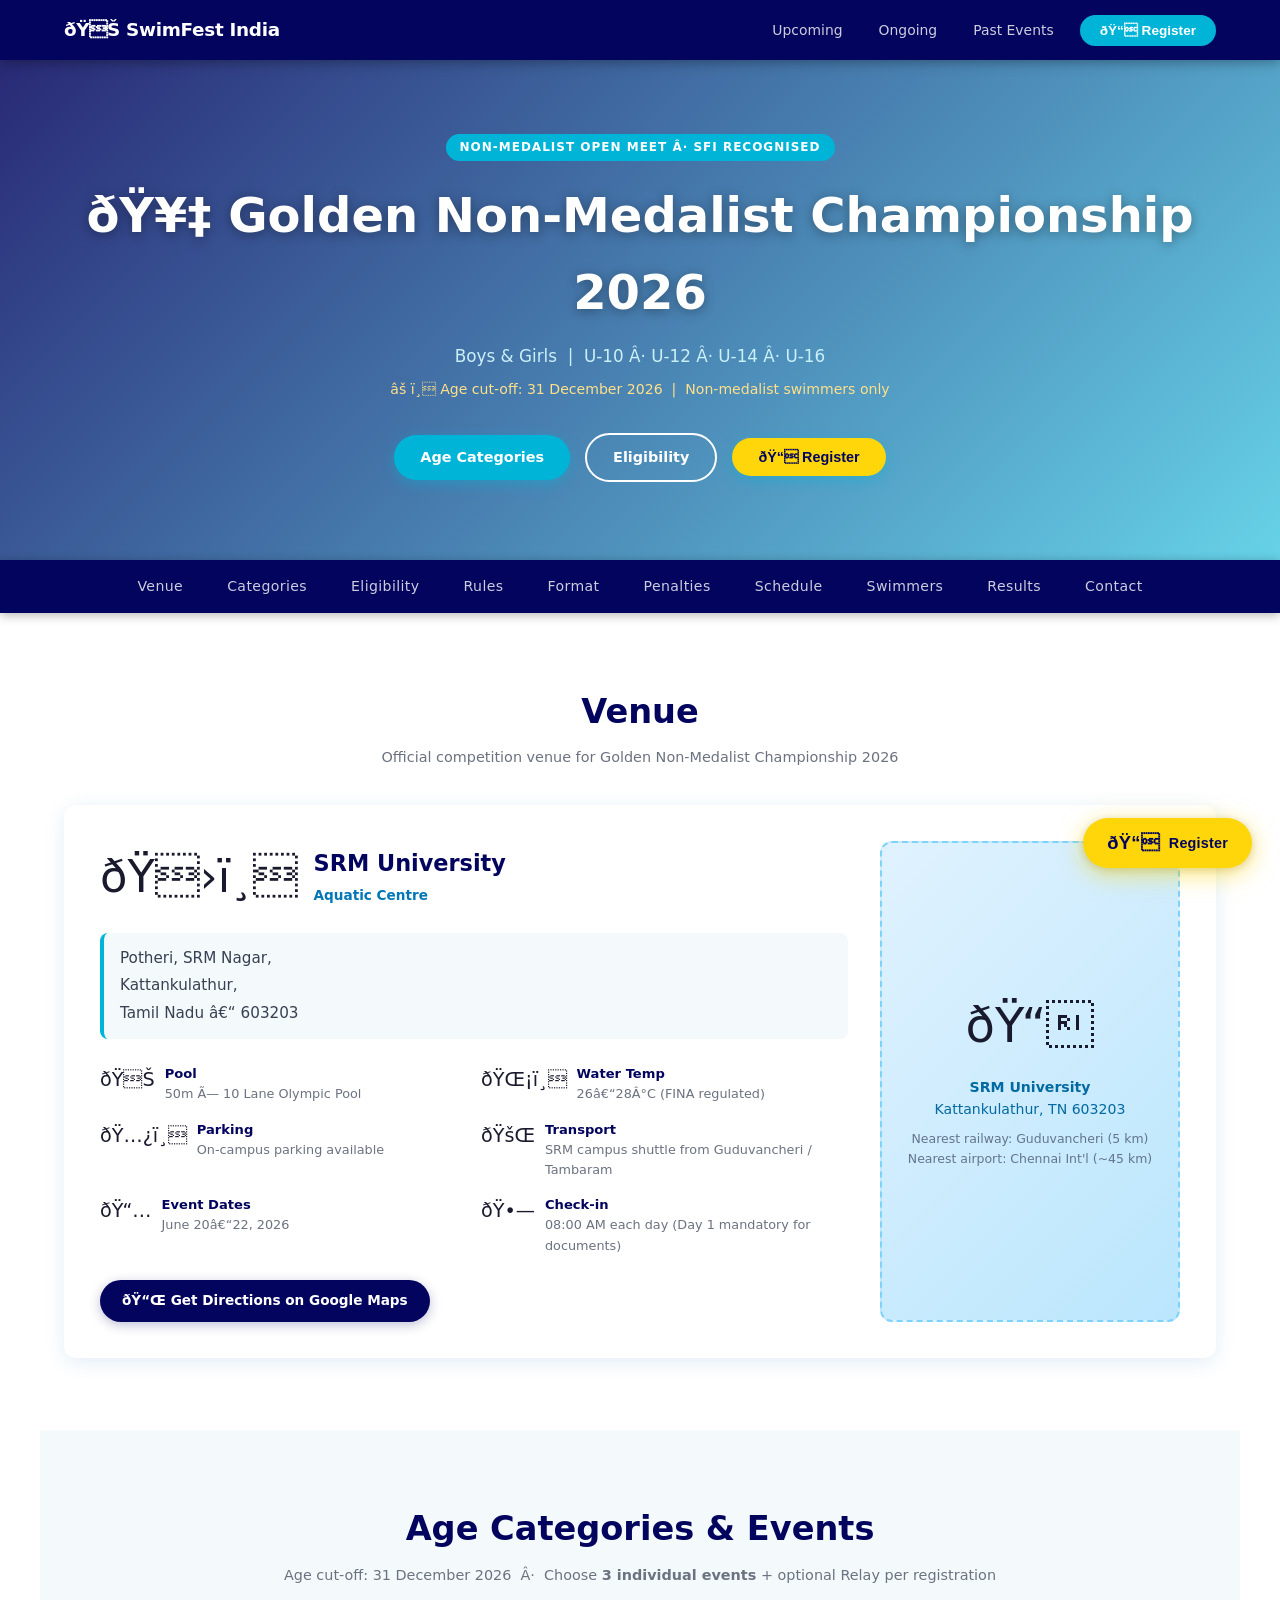
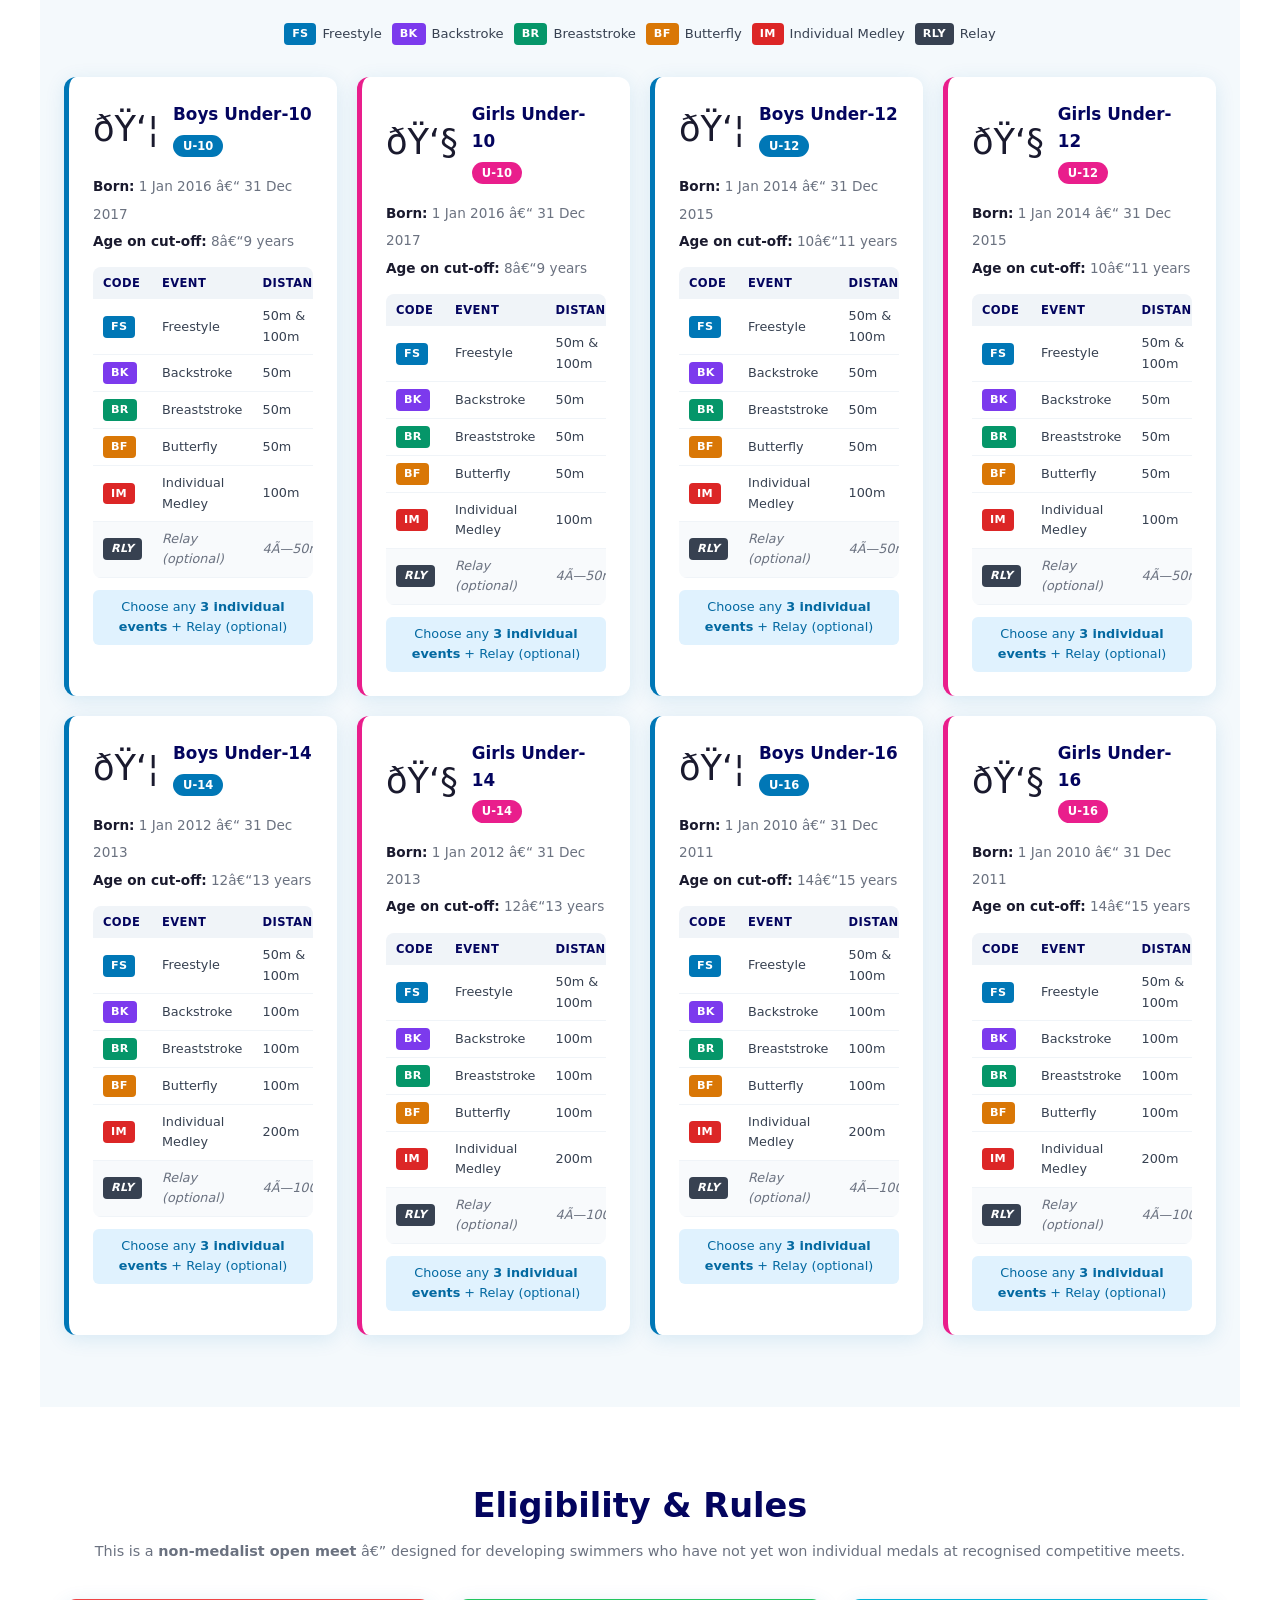
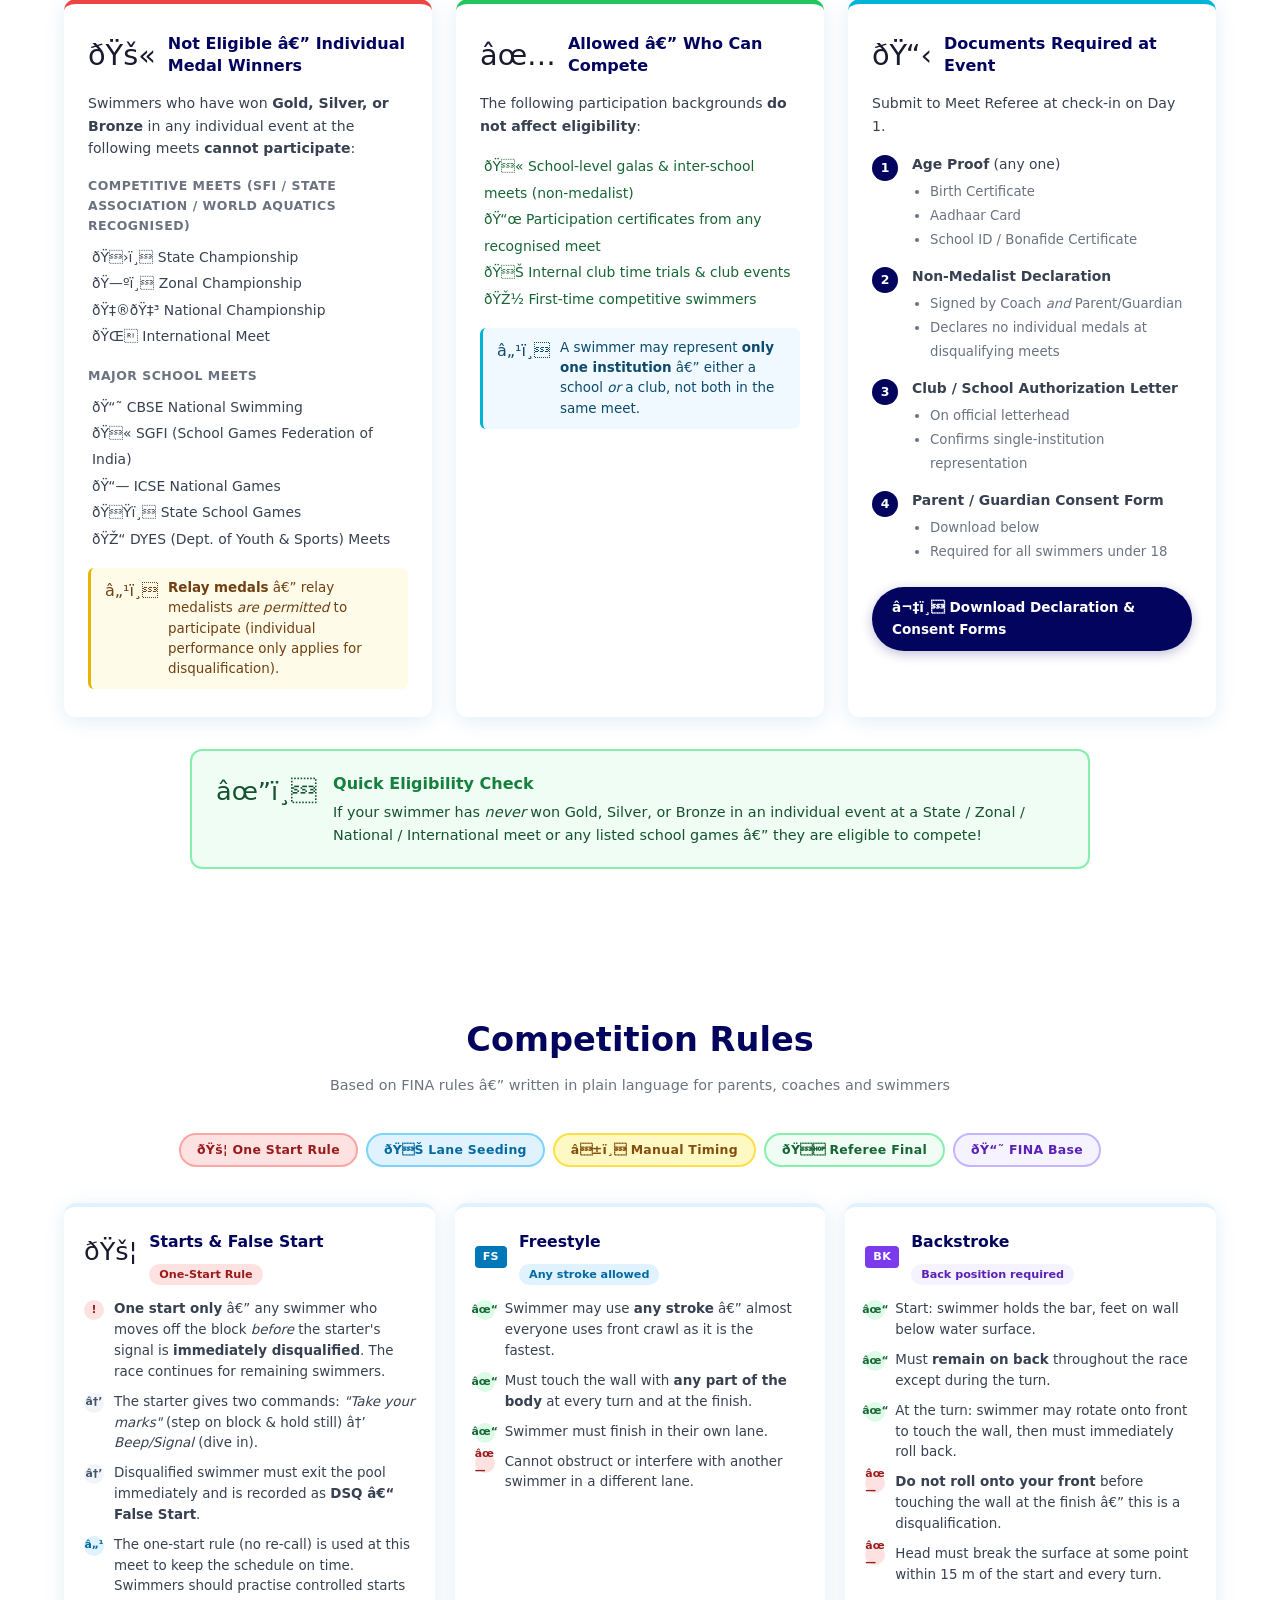
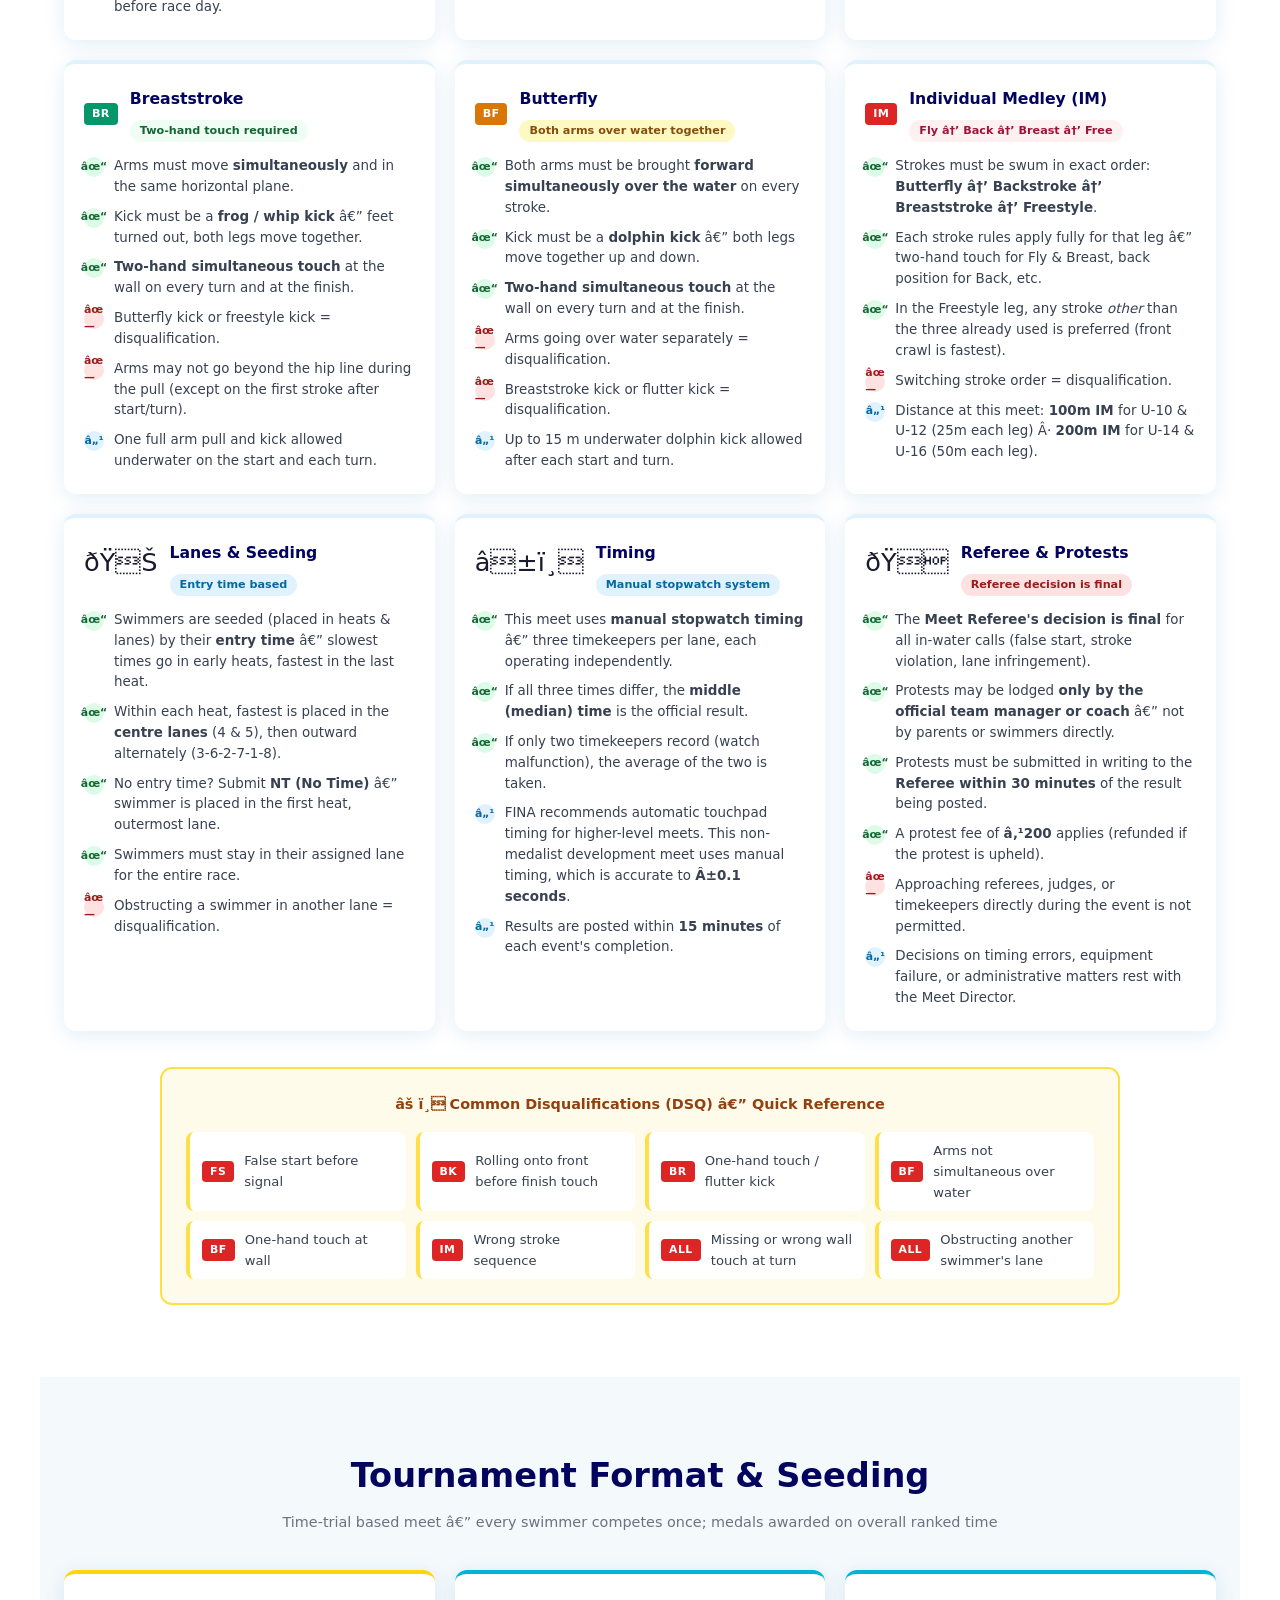
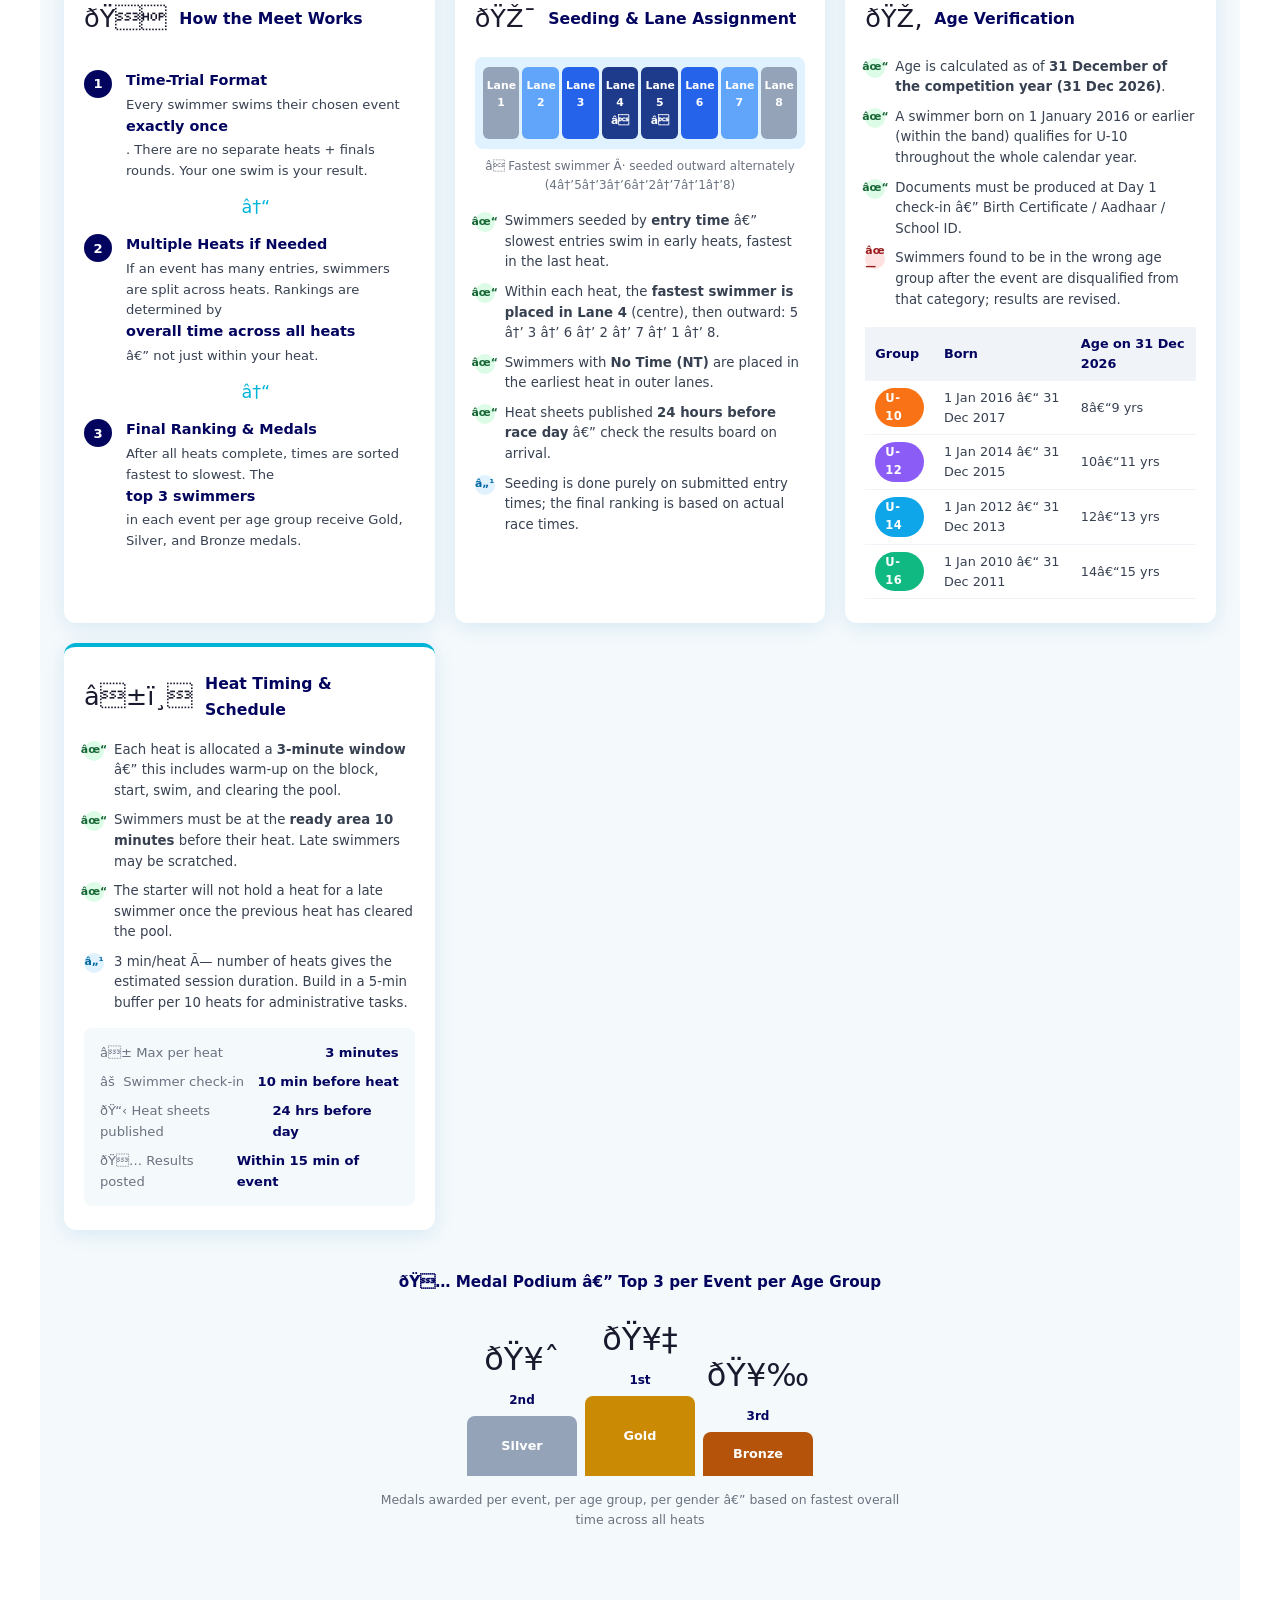
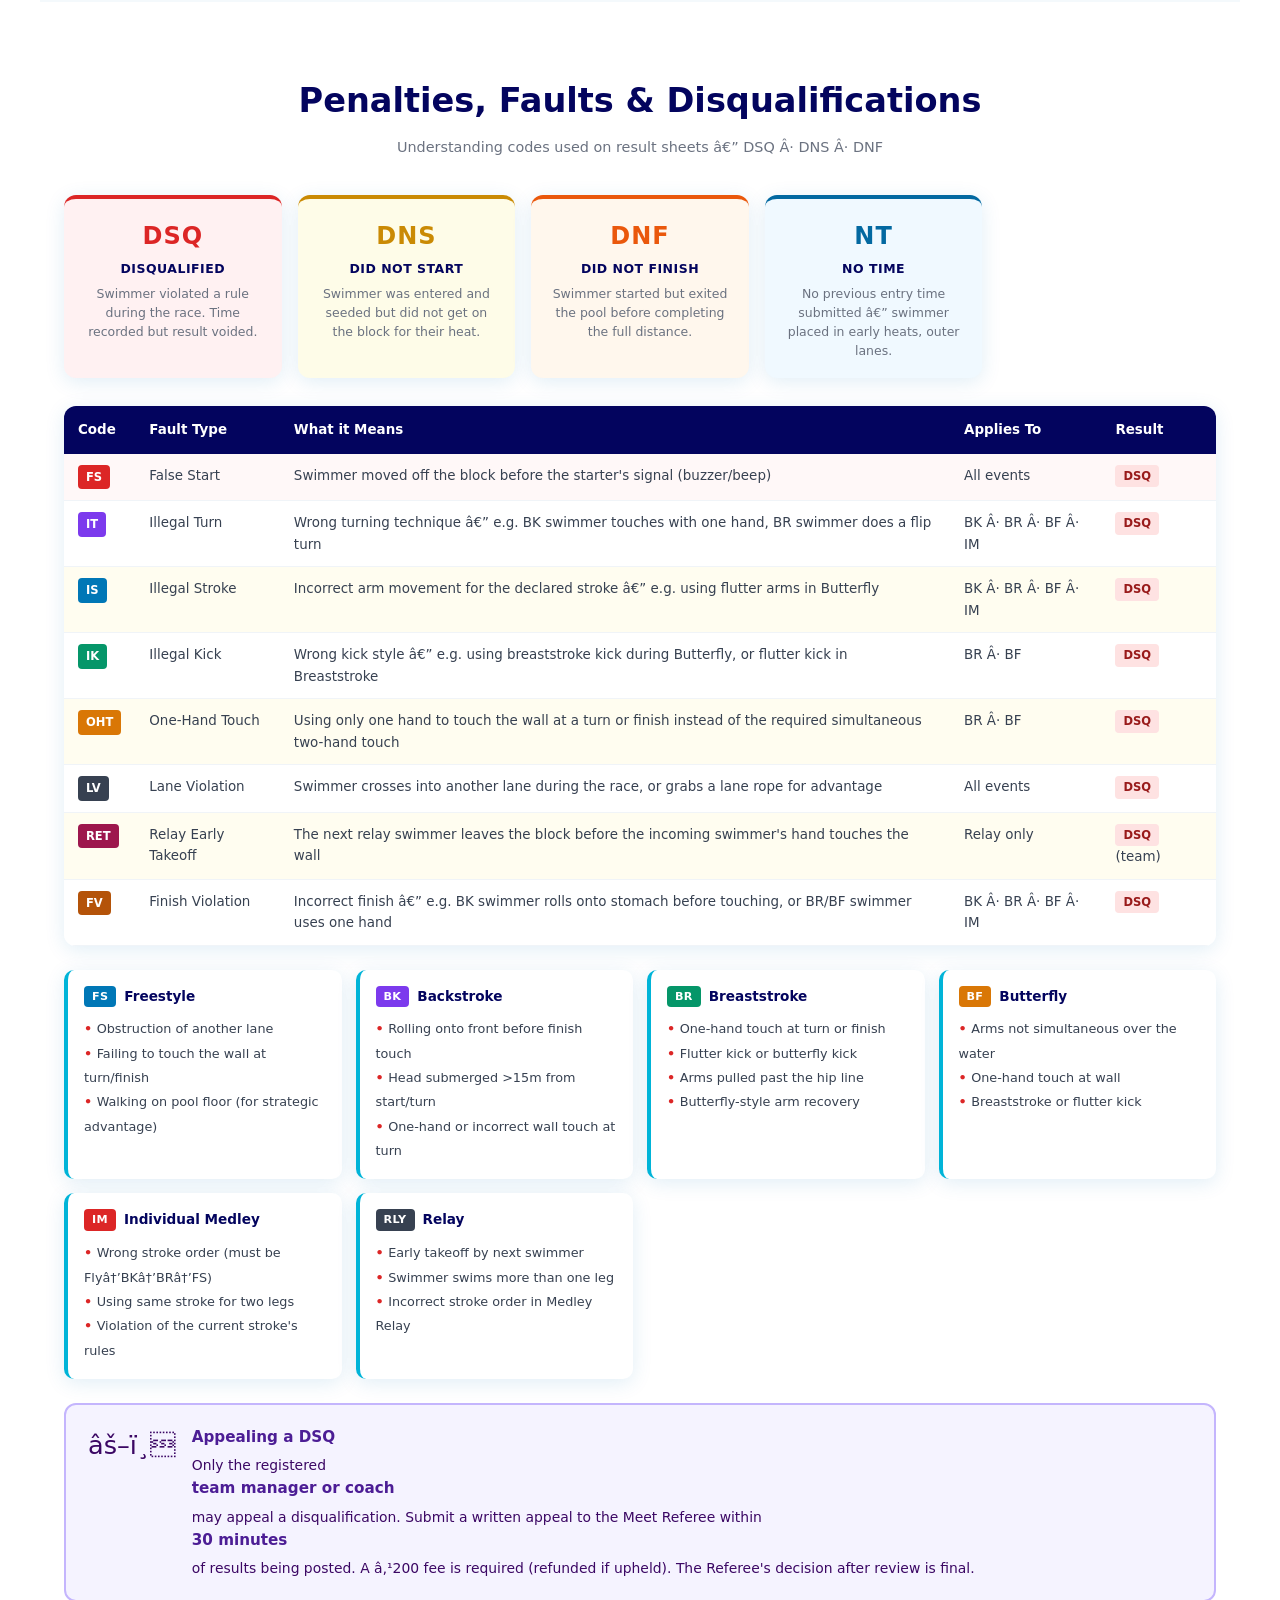
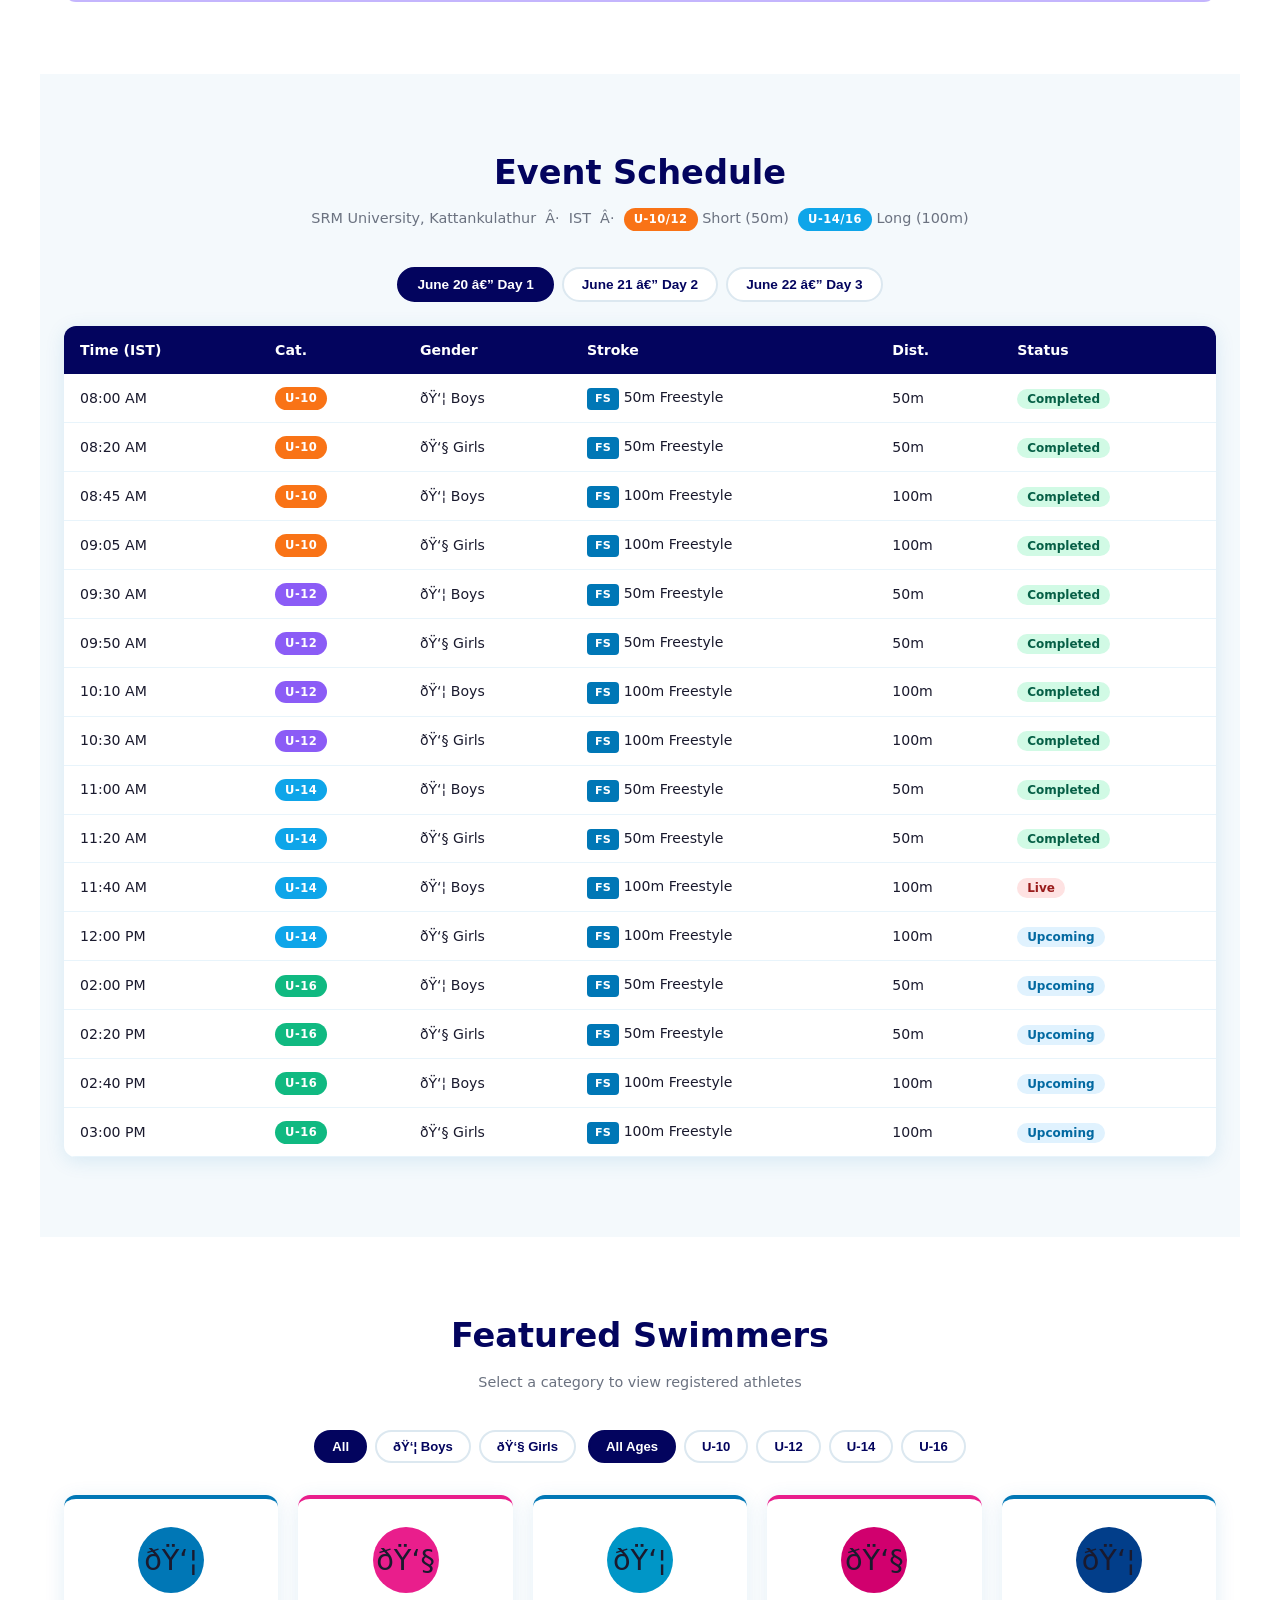
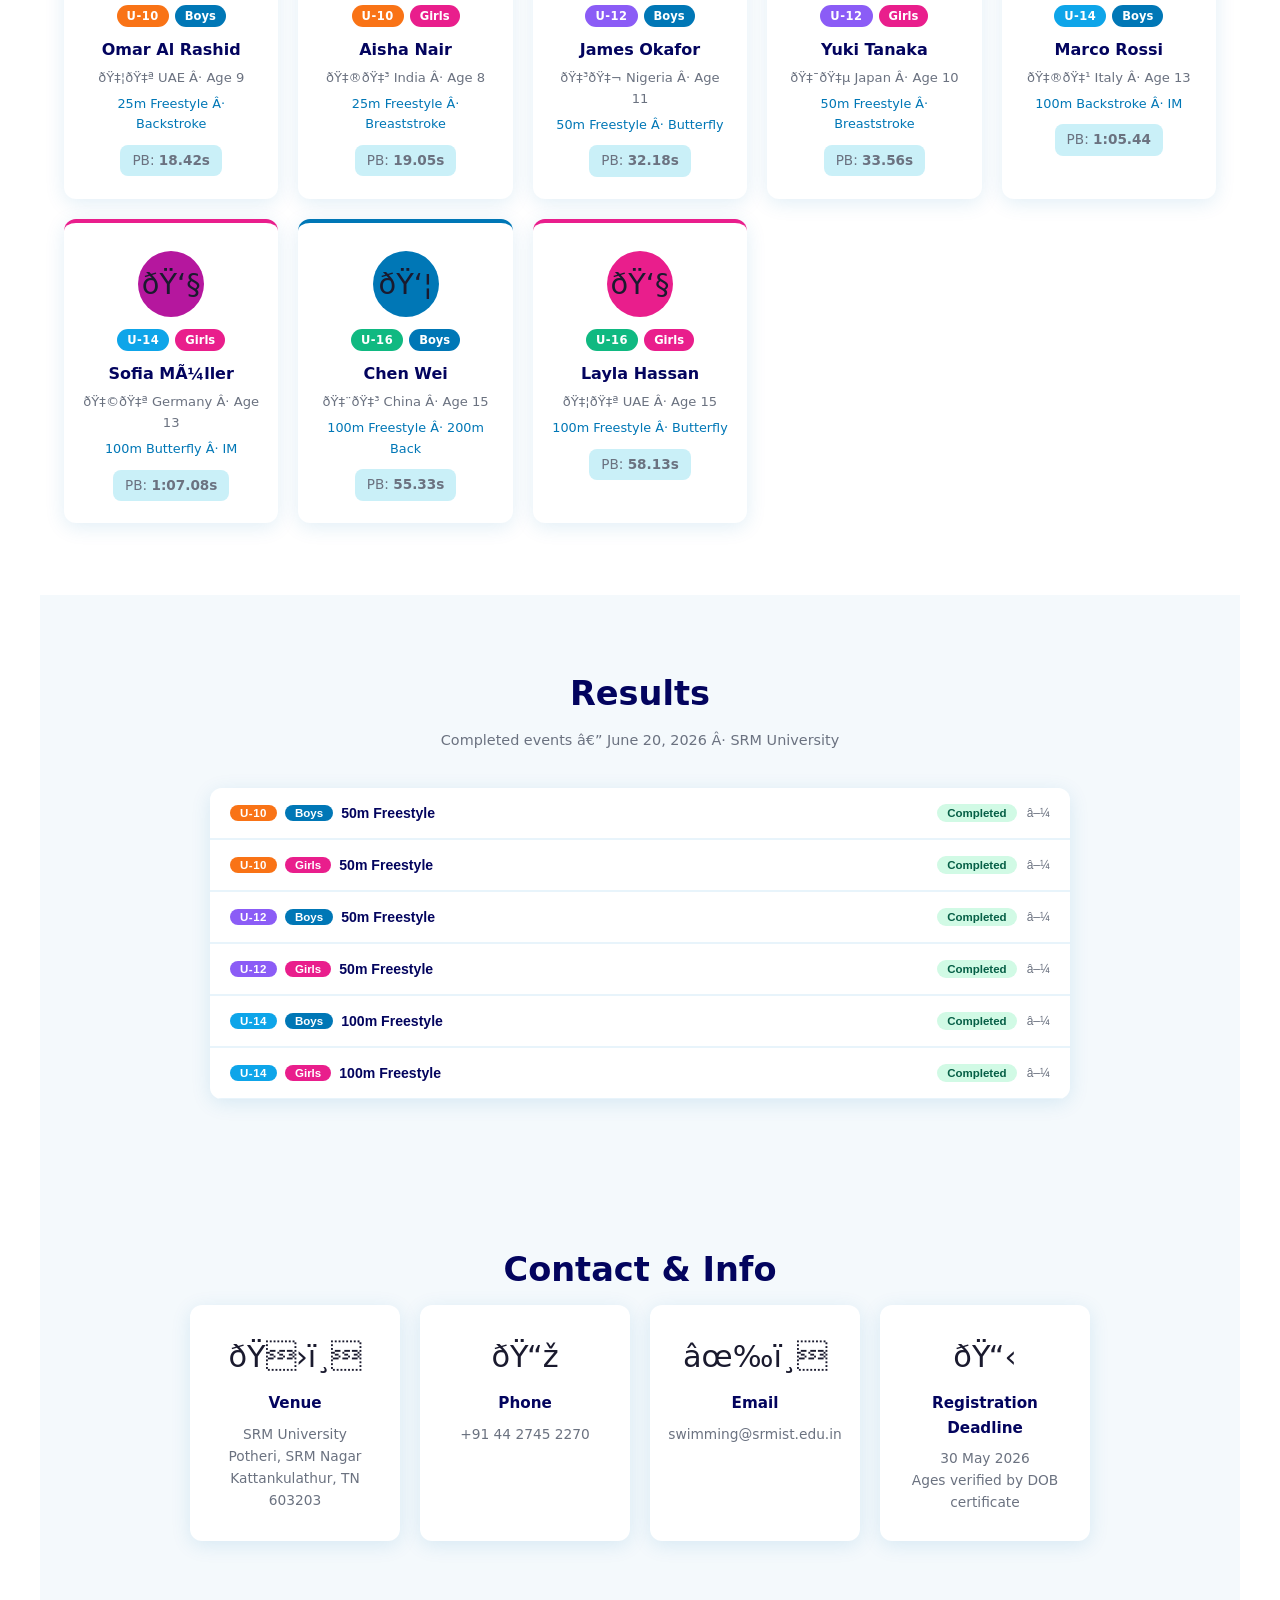
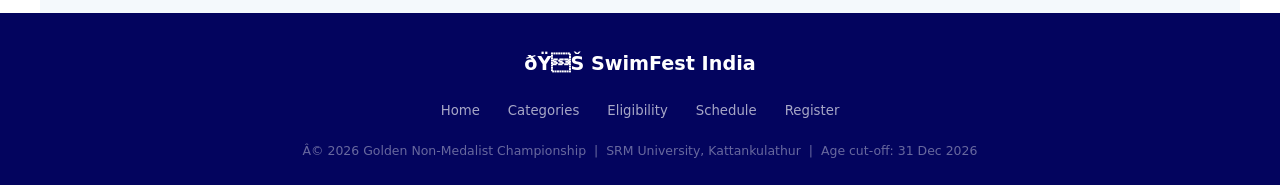
<file: event.html>
﻿<!DOCTYPE html>
<html lang="en">
<head>
  <meta charset="UTF-8" />
  <meta name="viewport" content="width=device-width, initial-scale=1.0" />
  <title>Golden Non-Medalist Championship 2026 â€” SwimFest India</title>
  <link rel="stylesheet" href="styles.css" />
</head>
<body>

  <!-- ===== TOP NAV ===== -->
  <nav class="top-nav">
    <div class="top-nav-inner">
      <a href="index.html" class="site-logo">ðŸŠ SwimFest India</a>
      <ul class="top-nav-links">
        <li><a href="index.html#upcoming">Upcoming</a></li>
        <li><a href="index.html#ongoing">Ongoing</a></li>
        <li><a href="index.html#past">Past Events</a></li>
        <li><button onclick="openRegisterModal()" class="nav-register-btn" style="background:none;border:none;cursor:pointer;">ðŸ“ Register</button></li>
      </ul>
      <button class="hamburger" id="hamburger" aria-label="Toggle menu">&#9776;</button>
    </div>
    <ul class="mobile-menu" id="mobileMenu">
      <li><a href="index.html#upcoming">Upcoming</a></li>
      <li><a href="index.html#ongoing">Ongoing</a></li>
      <li><a href="index.html#past">Past Events</a></li>
      <li><a href="javascript:void(0)" onclick="openRegisterModal()">ðŸ“ Register</a></li>
    </ul>
  </nav>

  <!-- ===== EVENT HERO ===== -->
  <header class="hero">
    <div class="hero-overlay">
      <div class="hero-content">
        <div class="badge">Non-Medalist Open Meet Â· SFI Recognised</div>
        <h1>ðŸ¥‡ Golden Non-Medalist Championship 2026</h1>
        <p class="hero-subtitle">Boys &amp; Girls &nbsp;|&nbsp; U-10 Â· U-12 Â· U-14 Â· U-16</p>
        <p class="hero-cutoff">âš ï¸ Age cut-off: 31 December 2026 &nbsp;|&nbsp; Non-medalist swimmers only</p>
        <a href="#categories" class="btn-primary">Age Categories</a>
        <a href="#eligibility" class="btn-secondary">Eligibility</a>
        <button onclick="openRegisterModal()" class="btn-primary" style="background:#ffd60a;color:#03045e;border:none;cursor:pointer;">ðŸ“ Register</button>
      </div>
    </div>
  </header>

  <!-- ===== EVENT SUB-NAV ===== -->
  <nav class="main-nav">
    <ul>
      <li><a href="#venue">Venue</a></li>
      <li><a href="#categories">Categories</a></li>
      <li><a href="#eligibility">Eligibility</a></li>
      <li><a href="#rules">Rules</a></li>
      <li><a href="#format">Format</a></li>
      <li><a href="#penalties">Penalties</a></li>
      <li><a href="#schedule">Schedule</a></li>
      <li><a href="#swimmers">Swimmers</a></li>
      <li><a href="#results">Results</a></li>
      <li><a href="#contact">Contact</a></li>
    </ul>
  </nav>

  <!-- ===== VENUE ===== -->
  <section id="venue" class="section">
    <h2 class="section-title">Venue</h2>
    <p class="section-sub">Official competition venue for Golden Non-Medalist Championship 2026</p>

    <div class="venue-card">
      <div class="venue-left">
        <div class="venue-logo-block">
          <span class="venue-icon">ðŸ›ï¸</span>
          <div>
            <h3 class="venue-name">SRM University</h3>
            <span class="venue-subtitle">Aquatic Centre</span>
          </div>
        </div>
        <div class="venue-address">
          <p>Potheri, SRM Nagar,<br/>Kattankulathur,<br/>Tamil Nadu â€“ 603203</p>
        </div>
        <div class="venue-details-grid">
          <div class="venue-detail-item">
            <span class="vd-icon">ðŸŠ</span>
            <div><strong>Pool</strong><p>50m Ã— 10 Lane Olympic Pool</p></div>
          </div>
          <div class="venue-detail-item">
            <span class="vd-icon">ðŸŒ¡ï¸</span>
            <div><strong>Water Temp</strong><p>26â€“28Â°C (FINA regulated)</p></div>
          </div>
          <div class="venue-detail-item">
            <span class="vd-icon">ðŸ…¿ï¸</span>
            <div><strong>Parking</strong><p>On-campus parking available</p></div>
          </div>
          <div class="venue-detail-item">
            <span class="vd-icon">ðŸšŒ</span>
            <div><strong>Transport</strong><p>SRM campus shuttle from Guduvancheri / Tambaram</p></div>
          </div>
          <div class="venue-detail-item">
            <span class="vd-icon">ðŸ“…</span>
            <div><strong>Event Dates</strong><p>June 20â€“22, 2026</p></div>
          </div>
          <div class="venue-detail-item">
            <span class="vd-icon">ðŸ•—</span>
            <div><strong>Check-in</strong><p>08:00 AM each day (Day 1 mandatory for documents)</p></div>
          </div>
        </div>
        <a href="https://maps.google.com/?q=SRM+University+Kattankulathur" target="_blank" rel="noopener" class="btn-directions">ðŸ“Œ Get Directions on Google Maps</a>
      </div>
      <div class="venue-map-placeholder">
        <div class="map-embed">
          <span class="map-pin">ðŸ“</span>
          <p><strong>SRM University</strong><br/>Kattankulathur, TN 603203</p>
          <p class="map-note">Nearest railway: Guduvancheri (5 km)<br/>Nearest airport: Chennai Int'l (~45 km)</p>
        </div>
      </div>
    </div>
  </section>

  <!-- ===== AGE CATEGORIES ===== -->
  <section id="categories" class="section section-alt">
    <h2 class="section-title">Age Categories &amp; Events</h2>
    <p class="section-sub">Age cut-off: 31 December 2026 &nbsp;Â·&nbsp; Choose <strong>3 individual events</strong> + optional Relay per registration</p>

    <!-- Event legend -->
    <div class="event-legend">
      <span class="legend-item"><span class="leg-badge fs">FS</span> Freestyle</span>
      <span class="legend-item"><span class="leg-badge bk">BK</span> Backstroke</span>
      <span class="legend-item"><span class="leg-badge br">BR</span> Breaststroke</span>
      <span class="legend-item"><span class="leg-badge bf">BF</span> Butterfly</span>
      <span class="legend-item"><span class="leg-badge im">IM</span> Individual Medley</span>
      <span class="legend-item"><span class="leg-badge relay">RLY</span> Relay</span>
    </div>

    <div class="category-grid">

      <!-- Boys U-10 -->
      <div class="cat-card boys">
        <div class="cat-header"><span class="cat-icon">ðŸ‘¦</span><div><h3>Boys Under-10</h3><span class="cat-tag boys-tag">U-10</span></div></div>
        <ul class="cat-details">
          <li><strong>Born:</strong> 1 Jan 2016 â€“ 31 Dec 2017</li>
          <li><strong>Age on cut-off:</strong> 8â€“9 years</li>
        </ul>
        <div class="events-table-wrap">
          <table class="events-mini-table">
            <thead><tr><th>Code</th><th>Event</th><th>Distance</th></tr></thead>
            <tbody>
              <tr><td><span class="leg-badge fs">FS</span></td><td>Freestyle</td><td>50m &amp; 100m</td></tr>
              <tr><td><span class="leg-badge bk">BK</span></td><td>Backstroke</td><td>50m</td></tr>
              <tr><td><span class="leg-badge br">BR</span></td><td>Breaststroke</td><td>50m</td></tr>
              <tr><td><span class="leg-badge bf">BF</span></td><td>Butterfly</td><td>50m</td></tr>
              <tr><td><span class="leg-badge im">IM</span></td><td>Individual Medley</td><td>100m</td></tr>
              <tr class="relay-row"><td><span class="leg-badge relay">RLY</span></td><td>Relay (optional)</td><td>4Ã—50m</td></tr>
            </tbody>
          </table>
        </div>
        <div class="cat-rule-note">Choose any <strong>3 individual events</strong> + Relay (optional)</div>
      </div>

      <!-- Girls U-10 -->
      <div class="cat-card girls">
        <div class="cat-header"><span class="cat-icon">ðŸ‘§</span><div><h3>Girls Under-10</h3><span class="cat-tag girls-tag">U-10</span></div></div>
        <ul class="cat-details">
          <li><strong>Born:</strong> 1 Jan 2016 â€“ 31 Dec 2017</li>
          <li><strong>Age on cut-off:</strong> 8â€“9 years</li>
        </ul>
        <div class="events-table-wrap">
          <table class="events-mini-table">
            <thead><tr><th>Code</th><th>Event</th><th>Distance</th></tr></thead>
            <tbody>
              <tr><td><span class="leg-badge fs">FS</span></td><td>Freestyle</td><td>50m &amp; 100m</td></tr>
              <tr><td><span class="leg-badge bk">BK</span></td><td>Backstroke</td><td>50m</td></tr>
              <tr><td><span class="leg-badge br">BR</span></td><td>Breaststroke</td><td>50m</td></tr>
              <tr><td><span class="leg-badge bf">BF</span></td><td>Butterfly</td><td>50m</td></tr>
              <tr><td><span class="leg-badge im">IM</span></td><td>Individual Medley</td><td>100m</td></tr>
              <tr class="relay-row"><td><span class="leg-badge relay">RLY</span></td><td>Relay (optional)</td><td>4Ã—50m</td></tr>
            </tbody>
          </table>
        </div>
        <div class="cat-rule-note">Choose any <strong>3 individual events</strong> + Relay (optional)</div>
      </div>

      <!-- Boys U-12 -->
      <div class="cat-card boys">
        <div class="cat-header"><span class="cat-icon">ðŸ‘¦</span><div><h3>Boys Under-12</h3><span class="cat-tag boys-tag">U-12</span></div></div>
        <ul class="cat-details">
          <li><strong>Born:</strong> 1 Jan 2014 â€“ 31 Dec 2015</li>
          <li><strong>Age on cut-off:</strong> 10â€“11 years</li>
        </ul>
        <div class="events-table-wrap">
          <table class="events-mini-table">
            <thead><tr><th>Code</th><th>Event</th><th>Distance</th></tr></thead>
            <tbody>
              <tr><td><span class="leg-badge fs">FS</span></td><td>Freestyle</td><td>50m &amp; 100m</td></tr>
              <tr><td><span class="leg-badge bk">BK</span></td><td>Backstroke</td><td>50m</td></tr>
              <tr><td><span class="leg-badge br">BR</span></td><td>Breaststroke</td><td>50m</td></tr>
              <tr><td><span class="leg-badge bf">BF</span></td><td>Butterfly</td><td>50m</td></tr>
              <tr><td><span class="leg-badge im">IM</span></td><td>Individual Medley</td><td>100m</td></tr>
              <tr class="relay-row"><td><span class="leg-badge relay">RLY</span></td><td>Relay (optional)</td><td>4Ã—50m</td></tr>
            </tbody>
          </table>
        </div>
        <div class="cat-rule-note">Choose any <strong>3 individual events</strong> + Relay (optional)</div>
      </div>

      <!-- Girls U-12 -->
      <div class="cat-card girls">
        <div class="cat-header"><span class="cat-icon">ðŸ‘§</span><div><h3>Girls Under-12</h3><span class="cat-tag girls-tag">U-12</span></div></div>
        <ul class="cat-details">
          <li><strong>Born:</strong> 1 Jan 2014 â€“ 31 Dec 2015</li>
          <li><strong>Age on cut-off:</strong> 10â€“11 years</li>
        </ul>
        <div class="events-table-wrap">
          <table class="events-mini-table">
            <thead><tr><th>Code</th><th>Event</th><th>Distance</th></tr></thead>
            <tbody>
              <tr><td><span class="leg-badge fs">FS</span></td><td>Freestyle</td><td>50m &amp; 100m</td></tr>
              <tr><td><span class="leg-badge bk">BK</span></td><td>Backstroke</td><td>50m</td></tr>
              <tr><td><span class="leg-badge br">BR</span></td><td>Breaststroke</td><td>50m</td></tr>
              <tr><td><span class="leg-badge bf">BF</span></td><td>Butterfly</td><td>50m</td></tr>
              <tr><td><span class="leg-badge im">IM</span></td><td>Individual Medley</td><td>100m</td></tr>
              <tr class="relay-row"><td><span class="leg-badge relay">RLY</span></td><td>Relay (optional)</td><td>4Ã—50m</td></tr>
            </tbody>
          </table>
        </div>
        <div class="cat-rule-note">Choose any <strong>3 individual events</strong> + Relay (optional)</div>
      </div>

      <!-- Boys U-14 -->
      <div class="cat-card boys">
        <div class="cat-header"><span class="cat-icon">ðŸ‘¦</span><div><h3>Boys Under-14</h3><span class="cat-tag boys-tag">U-14</span></div></div>
        <ul class="cat-details">
          <li><strong>Born:</strong> 1 Jan 2012 â€“ 31 Dec 2013</li>
          <li><strong>Age on cut-off:</strong> 12â€“13 years</li>
        </ul>
        <div class="events-table-wrap">
          <table class="events-mini-table">
            <thead><tr><th>Code</th><th>Event</th><th>Distance</th></tr></thead>
            <tbody>
              <tr><td><span class="leg-badge fs">FS</span></td><td>Freestyle</td><td>50m &amp; 100m</td></tr>
              <tr><td><span class="leg-badge bk">BK</span></td><td>Backstroke</td><td>100m</td></tr>
              <tr><td><span class="leg-badge br">BR</span></td><td>Breaststroke</td><td>100m</td></tr>
              <tr><td><span class="leg-badge bf">BF</span></td><td>Butterfly</td><td>100m</td></tr>
              <tr><td><span class="leg-badge im">IM</span></td><td>Individual Medley</td><td>200m</td></tr>
              <tr class="relay-row"><td><span class="leg-badge relay">RLY</span></td><td>Relay (optional)</td><td>4Ã—100m</td></tr>
            </tbody>
          </table>
        </div>
        <div class="cat-rule-note">Choose any <strong>3 individual events</strong> + Relay (optional)</div>
      </div>

      <!-- Girls U-14 -->
      <div class="cat-card girls">
        <div class="cat-header"><span class="cat-icon">ðŸ‘§</span><div><h3>Girls Under-14</h3><span class="cat-tag girls-tag">U-14</span></div></div>
        <ul class="cat-details">
          <li><strong>Born:</strong> 1 Jan 2012 â€“ 31 Dec 2013</li>
          <li><strong>Age on cut-off:</strong> 12â€“13 years</li>
        </ul>
        <div class="events-table-wrap">
          <table class="events-mini-table">
            <thead><tr><th>Code</th><th>Event</th><th>Distance</th></tr></thead>
            <tbody>
              <tr><td><span class="leg-badge fs">FS</span></td><td>Freestyle</td><td>50m &amp; 100m</td></tr>
              <tr><td><span class="leg-badge bk">BK</span></td><td>Backstroke</td><td>100m</td></tr>
              <tr><td><span class="leg-badge br">BR</span></td><td>Breaststroke</td><td>100m</td></tr>
              <tr><td><span class="leg-badge bf">BF</span></td><td>Butterfly</td><td>100m</td></tr>
              <tr><td><span class="leg-badge im">IM</span></td><td>Individual Medley</td><td>200m</td></tr>
              <tr class="relay-row"><td><span class="leg-badge relay">RLY</span></td><td>Relay (optional)</td><td>4Ã—100m</td></tr>
            </tbody>
          </table>
        </div>
        <div class="cat-rule-note">Choose any <strong>3 individual events</strong> + Relay (optional)</div>
      </div>

      <!-- Boys U-16 -->
      <div class="cat-card boys">
        <div class="cat-header"><span class="cat-icon">ðŸ‘¦</span><div><h3>Boys Under-16</h3><span class="cat-tag boys-tag">U-16</span></div></div>
        <ul class="cat-details">
          <li><strong>Born:</strong> 1 Jan 2010 â€“ 31 Dec 2011</li>
          <li><strong>Age on cut-off:</strong> 14â€“15 years</li>
        </ul>
        <div class="events-table-wrap">
          <table class="events-mini-table">
            <thead><tr><th>Code</th><th>Event</th><th>Distance</th></tr></thead>
            <tbody>
              <tr><td><span class="leg-badge fs">FS</span></td><td>Freestyle</td><td>50m &amp; 100m</td></tr>
              <tr><td><span class="leg-badge bk">BK</span></td><td>Backstroke</td><td>100m</td></tr>
              <tr><td><span class="leg-badge br">BR</span></td><td>Breaststroke</td><td>100m</td></tr>
              <tr><td><span class="leg-badge bf">BF</span></td><td>Butterfly</td><td>100m</td></tr>
              <tr><td><span class="leg-badge im">IM</span></td><td>Individual Medley</td><td>200m</td></tr>
              <tr class="relay-row"><td><span class="leg-badge relay">RLY</span></td><td>Relay (optional)</td><td>4Ã—100m</td></tr>
            </tbody>
          </table>
        </div>
        <div class="cat-rule-note">Choose any <strong>3 individual events</strong> + Relay (optional)</div>
      </div>

      <!-- Girls U-16 -->
      <div class="cat-card girls">
        <div class="cat-header"><span class="cat-icon">ðŸ‘§</span><div><h3>Girls Under-16</h3><span class="cat-tag girls-tag">U-16</span></div></div>
        <ul class="cat-details">
          <li><strong>Born:</strong> 1 Jan 2010 â€“ 31 Dec 2011</li>
          <li><strong>Age on cut-off:</strong> 14â€“15 years</li>
        </ul>
        <div class="events-table-wrap">
          <table class="events-mini-table">
            <thead><tr><th>Code</th><th>Event</th><th>Distance</th></tr></thead>
            <tbody>
              <tr><td><span class="leg-badge fs">FS</span></td><td>Freestyle</td><td>50m &amp; 100m</td></tr>
              <tr><td><span class="leg-badge bk">BK</span></td><td>Backstroke</td><td>100m</td></tr>
              <tr><td><span class="leg-badge br">BR</span></td><td>Breaststroke</td><td>100m</td></tr>
              <tr><td><span class="leg-badge bf">BF</span></td><td>Butterfly</td><td>100m</td></tr>
              <tr><td><span class="leg-badge im">IM</span></td><td>Individual Medley</td><td>200m</td></tr>
              <tr class="relay-row"><td><span class="leg-badge relay">RLY</span></td><td>Relay (optional)</td><td>4Ã—100m</td></tr>
            </tbody>
          </table>
        </div>
        <div class="cat-rule-note">Choose any <strong>3 individual events</strong> + Relay (optional)</div>
      </div>

    </div>
  </section>

  <!-- ===== ELIGIBILITY ===== -->
  <section id="eligibility" class="section">
    <h2 class="section-title">Eligibility &amp; Rules</h2>
    <p class="section-sub">This is a <strong>non-medalist open meet</strong> â€” designed for developing swimmers who have not yet won individual medals at recognised competitive meets.</p>

    <div class="elig-grid">

      <div class="elig-card ineligible">
        <div class="elig-card-header"><span class="elig-icon">ðŸš«</span><h3>Not Eligible â€” Individual Medal Winners</h3></div>
        <p class="elig-intro">Swimmers who have won <strong>Gold, Silver, or Bronze</strong> in any individual event at the following meets <strong>cannot participate</strong>:</p>
        <div class="elig-sub-group">
          <div class="elig-sub-label">Competitive Meets (SFI / State Association / World Aquatics recognised)</div>
          <ul class="elig-list">
            <li>ðŸ›ï¸ State Championship</li>
            <li>ðŸ—ºï¸ Zonal Championship</li>
            <li>ðŸ‡®ðŸ‡³ National Championship</li>
            <li>ðŸŒ International Meet</li>
          </ul>
        </div>
        <div class="elig-sub-group">
          <div class="elig-sub-label">Major School Meets</div>
          <ul class="elig-list">
            <li>ðŸ“˜ CBSE National Swimming</li>
            <li>ðŸ« SGFI (School Games Federation of India)</li>
            <li>ðŸ“— ICSE National Games</li>
            <li>ðŸŸï¸ State School Games</li>
            <li>ðŸŽ“ DYES (Dept. of Youth &amp; Sports) Meets</li>
          </ul>
        </div>
        <div class="elig-note relay-note">
          <span class="note-icon">â„¹ï¸</span>
          <span><strong>Relay medals</strong> â€” relay medalists <em>are permitted</em> to participate (individual performance only applies for disqualification).</span>
        </div>
      </div>

      <div class="elig-card eligible">
        <div class="elig-card-header"><span class="elig-icon">âœ…</span><h3>Allowed â€” Who Can Compete</h3></div>
        <p class="elig-intro">The following participation backgrounds <strong>do not affect eligibility</strong>:</p>
        <ul class="elig-list allowed-list">
          <li>ðŸ« School-level galas &amp; inter-school meets (non-medalist)</li>
          <li>ðŸ“œ Participation certificates from any recognised meet</li>
          <li>ðŸŠ Internal club time trials &amp; club events</li>
          <li>ðŸŽ½ First-time competitive swimmers</li>
        </ul>
        <div class="elig-note">
          <span class="note-icon">â„¹ï¸</span>
          <span>A swimmer may represent <strong>only one institution</strong> â€” either a school <em>or</em> a club, not both in the same meet.</span>
        </div>
      </div>

      <div class="elig-card docs">
        <div class="elig-card-header"><span class="elig-icon">ðŸ“‹</span><h3>Documents Required at Event</h3></div>
        <p class="elig-intro">Submit to Meet Referee at check-in on Day 1.</p>
        <div class="doc-list">
          <div class="doc-item"><div class="doc-num">1</div><div><strong>Age Proof</strong> (any one)<ul class="doc-sub"><li>Birth Certificate</li><li>Aadhaar Card</li><li>School ID / Bonafide Certificate</li></ul></div></div>
          <div class="doc-item"><div class="doc-num">2</div><div><strong>Non-Medalist Declaration</strong><ul class="doc-sub"><li>Signed by Coach <em>and</em> Parent/Guardian</li><li>Declares no individual medals at disqualifying meets</li></ul></div></div>
          <div class="doc-item"><div class="doc-num">3</div><div><strong>Club / School Authorization Letter</strong><ul class="doc-sub"><li>On official letterhead</li><li>Confirms single-institution representation</li></ul></div></div>
          <div class="doc-item"><div class="doc-num">4</div><div><strong>Parent / Guardian Consent Form</strong><ul class="doc-sub"><li>Download below</li><li>Required for all swimmers under 18</li></ul></div></div>
        </div>
        <a href="#contact" class="btn-download">â¬‡ï¸ Download Declaration &amp; Consent Forms</a>
      </div>

    </div>

    <div class="elig-check-banner">
      <span class="check-icon">âœ”ï¸</span>
      <div>
        <strong>Quick Eligibility Check</strong>
        <p>If your swimmer has <em>never</em> won Gold, Silver, or Bronze in an individual event at a State / Zonal / National / International meet or any listed school games â€” they are eligible to compete!</p>
      </div>
    </div>
  </section>

  <!-- ===== COMPETITION RULES ===== -->
  <section id="rules" class="section">
    <h2 class="section-title">Competition Rules</h2>
    <p class="section-sub">Based on FINA rules â€” written in plain language for parents, coaches and swimmers</p>

    <!-- Quick-rule chips -->
    <div class="rules-chips">
      <span class="rule-chip start-chip">ðŸš¦ One Start Rule</span>
      <span class="rule-chip lane-chip">ðŸŠ Lane Seeding</span>
      <span class="rule-chip time-chip">â±ï¸ Manual Timing</span>
      <span class="rule-chip ref-chip">ðŸ Referee Final</span>
      <span class="rule-chip fina-chip">ðŸ“˜ FINA Base</span>
    </div>

    <div class="rules-grid">

      <!-- STARTS -->
      <div class="rule-card">
        <div class="rule-card-header">
          <span class="rule-icon">ðŸš¦</span>
          <div>
            <h3>Starts &amp; False Start</h3>
            <span class="rule-pill danger">One-Start Rule</span>
          </div>
        </div>
        <ul class="rule-list">
          <li>
            <span class="rule-bullet danger">!</span>
            <span><strong>One start only</strong> â€” any swimmer who moves off the block <em>before</em> the starter's signal is <strong>immediately disqualified</strong>. The race continues for remaining swimmers.</span>
          </li>
          <li>
            <span class="rule-bullet">â†’</span>
            <span>The starter gives two commands: <em>"Take your marks"</em> (step on block &amp; hold still) â†’ <em>Beep/Signal</em> (dive in).</span>
          </li>
          <li>
            <span class="rule-bullet">â†’</span>
            <span>Disqualified swimmer must exit the pool immediately and is recorded as <strong>DSQ â€“ False Start</strong>.</span>
          </li>
          <li>
            <span class="rule-bullet info">â„¹</span>
            <span>The one-start rule (no re-call) is used at this meet to keep the schedule on time. Swimmers should practise controlled starts before race day.</span>
          </li>
        </ul>
      </div>

      <!-- FREESTYLE -->
      <div class="rule-card">
        <div class="rule-card-header">
          <span class="rule-icon"><span class="leg-badge fs">FS</span></span>
          <div>
            <h3>Freestyle</h3>
            <span class="rule-pill info">Any stroke allowed</span>
          </div>
        </div>
        <ul class="rule-list">
          <li><span class="rule-bullet ok">âœ“</span><span>Swimmer may use <strong>any stroke</strong> â€” almost everyone uses front crawl as it is the fastest.</span></li>
          <li><span class="rule-bullet ok">âœ“</span><span>Must touch the wall with <strong>any part of the body</strong> at every turn and at the finish.</span></li>
          <li><span class="rule-bullet ok">âœ“</span><span>Swimmer must finish in their own lane.</span></li>
          <li><span class="rule-bullet danger">âœ—</span><span>Cannot obstruct or interfere with another swimmer in a different lane.</span></li>
        </ul>
      </div>

      <!-- BACKSTROKE -->
      <div class="rule-card">
        <div class="rule-card-header">
          <span class="rule-icon"><span class="leg-badge bk">BK</span></span>
          <div>
            <h3>Backstroke</h3>
            <span class="rule-pill bk-pill">Back position required</span>
          </div>
        </div>
        <ul class="rule-list">
          <li><span class="rule-bullet ok">âœ“</span><span>Start: swimmer holds the bar, feet on wall below water surface.</span></li>
          <li><span class="rule-bullet ok">âœ“</span><span>Must <strong>remain on back</strong> throughout the race except during the turn.</span></li>
          <li><span class="rule-bullet ok">âœ“</span><span>At the turn: swimmer may rotate onto front to touch the wall, then must immediately roll back.</span></li>
          <li><span class="rule-bullet danger">âœ—</span><span><strong>Do not roll onto your front</strong> before touching the wall at the finish â€” this is a disqualification.</span></li>
          <li><span class="rule-bullet danger">âœ—</span><span>Head must break the surface at some point within 15 m of the start and every turn.</span></li>
        </ul>
      </div>

      <!-- BREASTSTROKE -->
      <div class="rule-card">
        <div class="rule-card-header">
          <span class="rule-icon"><span class="leg-badge br">BR</span></span>
          <div>
            <h3>Breaststroke</h3>
            <span class="rule-pill br-pill">Two-hand touch required</span>
          </div>
        </div>
        <ul class="rule-list">
          <li><span class="rule-bullet ok">âœ“</span><span>Arms must move <strong>simultaneously</strong> and in the same horizontal plane.</span></li>
          <li><span class="rule-bullet ok">âœ“</span><span>Kick must be a <strong>frog / whip kick</strong> â€” feet turned out, both legs move together.</span></li>
          <li><span class="rule-bullet ok">âœ“</span><span><strong>Two-hand simultaneous touch</strong> at the wall on every turn and at the finish.</span></li>
          <li><span class="rule-bullet danger">âœ—</span><span>Butterfly kick or freestyle kick = disqualification.</span></li>
          <li><span class="rule-bullet danger">âœ—</span><span>Arms may not go beyond the hip line during the pull (except on the first stroke after start/turn).</span></li>
          <li><span class="rule-bullet info">â„¹</span><span>One full arm pull and kick allowed underwater on the start and each turn.</span></li>
        </ul>
      </div>

      <!-- BUTTERFLY -->
      <div class="rule-card">
        <div class="rule-card-header">
          <span class="rule-icon"><span class="leg-badge bf">BF</span></span>
          <div>
            <h3>Butterfly</h3>
            <span class="rule-pill bf-pill">Both arms over water together</span>
          </div>
        </div>
        <ul class="rule-list">
          <li><span class="rule-bullet ok">âœ“</span><span>Both arms must be brought <strong>forward simultaneously over the water</strong> on every stroke.</span></li>
          <li><span class="rule-bullet ok">âœ“</span><span>Kick must be a <strong>dolphin kick</strong> â€” both legs move together up and down.</span></li>
          <li><span class="rule-bullet ok">âœ“</span><span><strong>Two-hand simultaneous touch</strong> at the wall on every turn and at the finish.</span></li>
          <li><span class="rule-bullet danger">âœ—</span><span>Arms going over water separately = disqualification.</span></li>
          <li><span class="rule-bullet danger">âœ—</span><span>Breaststroke kick or flutter kick = disqualification.</span></li>
          <li><span class="rule-bullet info">â„¹</span><span>Up to 15 m underwater dolphin kick allowed after each start and turn.</span></li>
        </ul>
      </div>

      <!-- INDIVIDUAL MEDLEY -->
      <div class="rule-card">
        <div class="rule-card-header">
          <span class="rule-icon"><span class="leg-badge im">IM</span></span>
          <div>
            <h3>Individual Medley (IM)</h3>
            <span class="rule-pill im-pill">Fly â†’ Back â†’ Breast â†’ Free</span>
          </div>
        </div>
        <ul class="rule-list">
          <li><span class="rule-bullet ok">âœ“</span><span>Strokes must be swum in exact order: <strong>Butterfly â†’ Backstroke â†’ Breaststroke â†’ Freestyle</strong>.</span></li>
          <li><span class="rule-bullet ok">âœ“</span><span>Each stroke rules apply fully for that leg â€” two-hand touch for Fly &amp; Breast, back position for Back, etc.</span></li>
          <li><span class="rule-bullet ok">âœ“</span><span>In the Freestyle leg, any stroke <em>other</em> than the three already used is preferred (front crawl is fastest).</span></li>
          <li><span class="rule-bullet danger">âœ—</span><span>Switching stroke order = disqualification.</span></li>
          <li>
            <span class="rule-bullet info">â„¹</span>
            <span>Distance at this meet: <strong>100m IM</strong> for U-10 &amp; U-12 (25m each leg) Â· <strong>200m IM</strong> for U-14 &amp; U-16 (50m each leg).</span>
          </li>
        </ul>
      </div>

      <!-- LANES & SEEDING -->
      <div class="rule-card">
        <div class="rule-card-header">
          <span class="rule-icon">ðŸŠ</span>
          <div>
            <h3>Lanes &amp; Seeding</h3>
            <span class="rule-pill info">Entry time based</span>
          </div>
        </div>
        <ul class="rule-list">
          <li><span class="rule-bullet ok">âœ“</span><span>Swimmers are seeded (placed in heats &amp; lanes) by their <strong>entry time</strong> â€” slowest times go in early heats, fastest in the last heat.</span></li>
          <li><span class="rule-bullet ok">âœ“</span><span>Within each heat, fastest is placed in the <strong>centre lanes</strong> (4 &amp; 5), then outward alternately (3-6-2-7-1-8).</span></li>
          <li><span class="rule-bullet ok">âœ“</span><span>No entry time? Submit <strong>NT (No Time)</strong> â€” swimmer is placed in the first heat, outermost lane.</span></li>
          <li><span class="rule-bullet ok">âœ“</span><span>Swimmers must stay in their assigned lane for the entire race.</span></li>
          <li><span class="rule-bullet danger">âœ—</span><span>Obstructing a swimmer in another lane = disqualification.</span></li>
        </ul>
      </div>

      <!-- TIMING -->
      <div class="rule-card">
        <div class="rule-card-header">
          <span class="rule-icon">â±ï¸</span>
          <div>
            <h3>Timing</h3>
            <span class="rule-pill info">Manual stopwatch system</span>
          </div>
        </div>
        <ul class="rule-list">
          <li><span class="rule-bullet ok">âœ“</span><span>This meet uses <strong>manual stopwatch timing</strong> â€” three timekeepers per lane, each operating independently.</span></li>
          <li><span class="rule-bullet ok">âœ“</span><span>If all three times differ, the <strong>middle (median) time</strong> is the official result.</span></li>
          <li><span class="rule-bullet ok">âœ“</span><span>If only two timekeepers record (watch malfunction), the average of the two is taken.</span></li>
          <li><span class="rule-bullet info">â„¹</span><span>FINA recommends automatic touchpad timing for higher-level meets. This non-medalist development meet uses manual timing, which is accurate to <strong>Â±0.1 seconds</strong>.</span></li>
          <li><span class="rule-bullet info">â„¹</span><span>Results are posted within <strong>15 minutes</strong> of each event's completion.</span></li>
        </ul>
      </div>

      <!-- REFEREE & PROTESTS -->
      <div class="rule-card">
        <div class="rule-card-header">
          <span class="rule-icon">ðŸ</span>
          <div>
            <h3>Referee &amp; Protests</h3>
            <span class="rule-pill danger">Referee decision is final</span>
          </div>
        </div>
        <ul class="rule-list">
          <li><span class="rule-bullet ok">âœ“</span><span>The <strong>Meet Referee's decision is final</strong> for all in-water calls (false start, stroke violation, lane infringement).</span></li>
          <li><span class="rule-bullet ok">âœ“</span><span>Protests may be lodged <strong>only by the official team manager or coach</strong> â€” not by parents or swimmers directly.</span></li>
          <li><span class="rule-bullet ok">âœ“</span><span>Protests must be submitted in writing to the <strong>Referee within 30 minutes</strong> of the result being posted.</span></li>
          <li><span class="rule-bullet ok">âœ“</span><span>A protest fee of <strong>â‚¹200</strong> applies (refunded if the protest is upheld).</span></li>
          <li><span class="rule-bullet danger">âœ—</span><span>Approaching referees, judges, or timekeepers directly during the event is not permitted.</span></li>
          <li><span class="rule-bullet info">â„¹</span><span>Decisions on timing errors, equipment failure, or administrative matters rest with the Meet Director.</span></li>
        </ul>
      </div>

    </div><!-- /.rules-grid -->

    <!-- DQ summary strip -->
    <div class="dq-summary">
      <h4>âš ï¸ Common Disqualifications (DSQ) â€” Quick Reference</h4>
      <div class="dq-grid">
        <div class="dq-item"><span class="dq-code">FS</span><span>False start before signal</span></div>
        <div class="dq-item"><span class="dq-code">BK</span><span>Rolling onto front before finish touch</span></div>
        <div class="dq-item"><span class="dq-code">BR</span><span>One-hand touch / flutter kick</span></div>
        <div class="dq-item"><span class="dq-code">BF</span><span>Arms not simultaneous over water</span></div>
        <div class="dq-item"><span class="dq-code">BF</span><span>One-hand touch at wall</span></div>
        <div class="dq-item"><span class="dq-code">IM</span><span>Wrong stroke sequence</span></div>
        <div class="dq-item"><span class="dq-code">ALL</span><span>Missing or wrong wall touch at turn</span></div>
        <div class="dq-item"><span class="dq-code">ALL</span><span>Obstructing another swimmer's lane</span></div>
      </div>
    </div>

  </section>

  <!-- ===== TOURNAMENT FORMAT & SEEDING ===== -->
  <section id="format" class="section section-alt">
    <h2 class="section-title">Tournament Format &amp; Seeding</h2>
    <p class="section-sub">Time-trial based meet â€” every swimmer competes once; medals awarded on overall ranked time</p>

    <div class="format-grid">

      <!-- How it works -->
      <div class="format-card primary-card">
        <div class="format-card-header">
          <span class="format-icon">ðŸ</span>
          <h3>How the Meet Works</h3>
        </div>
        <div class="format-flow">
          <div class="flow-step">
            <div class="flow-num">1</div>
            <div>
              <strong>Time-Trial Format</strong>
              <p>Every swimmer swims their chosen event <strong>exactly once</strong>. There are no separate heats + finals rounds. Your one swim is your result.</p>
            </div>
          </div>
          <div class="flow-arrow">â†“</div>
          <div class="flow-step">
            <div class="flow-num">2</div>
            <div>
              <strong>Multiple Heats if Needed</strong>
              <p>If an event has many entries, swimmers are split across heats. Rankings are determined by <strong>overall time across all heats</strong> â€” not just within your heat.</p>
            </div>
          </div>
          <div class="flow-arrow">â†“</div>
          <div class="flow-step">
            <div class="flow-num">3</div>
            <div>
              <strong>Final Ranking &amp; Medals</strong>
              <p>After all heats complete, times are sorted fastest to slowest. The <strong>top 3 swimmers</strong> in each event per age group receive Gold, Silver, and Bronze medals.</p>
            </div>
          </div>
        </div>
      </div>

      <!-- Seeding rules -->
      <div class="format-card">
        <div class="format-card-header">
          <span class="format-icon">ðŸŽ¯</span>
          <h3>Seeding &amp; Lane Assignment</h3>
        </div>
        <div class="seeding-visual">
          <div class="pool-lanes">
            <div class="pool-lane outer">Lane 1</div>
            <div class="pool-lane mid">Lane 2</div>
            <div class="pool-lane inner">Lane 3</div>
            <div class="pool-lane centre">Lane 4 â­</div>
            <div class="pool-lane centre">Lane 5 â­</div>
            <div class="pool-lane inner">Lane 6</div>
            <div class="pool-lane mid">Lane 7</div>
            <div class="pool-lane outer">Lane 8</div>
          </div>
          <p class="seeding-legend">â­ Fastest swimmer Â· seeded outward alternately (4â†’5â†’3â†’6â†’2â†’7â†’1â†’8)</p>
        </div>
        <ul class="format-list">
          <li><span class="fmt-bullet ok">âœ“</span><span>Swimmers seeded by <strong>entry time</strong> â€” slowest entries swim in early heats, fastest in the last heat.</span></li>
          <li><span class="fmt-bullet ok">âœ“</span><span>Within each heat, the <strong>fastest swimmer is placed in Lane 4</strong> (centre), then outward: 5 â†’ 3 â†’ 6 â†’ 2 â†’ 7 â†’ 1 â†’ 8.</span></li>
          <li><span class="fmt-bullet ok">âœ“</span><span>Swimmers with <strong>No Time (NT)</strong> are placed in the earliest heat in outer lanes.</span></li>
          <li><span class="fmt-bullet ok">âœ“</span><span>Heat sheets published <strong>24 hours before race day</strong> â€” check the results board on arrival.</span></li>
          <li><span class="fmt-bullet info">â„¹</span><span>Seeding is done purely on submitted entry times; the final ranking is based on actual race times.</span></li>
        </ul>
      </div>

      <!-- Age verification -->
      <div class="format-card">
        <div class="format-card-header">
          <span class="format-icon">ðŸŽ‚</span>
          <h3>Age Verification</h3>
        </div>
        <ul class="format-list">
          <li><span class="fmt-bullet ok">âœ“</span><span>Age is calculated as of <strong>31 December of the competition year (31 Dec 2026)</strong>.</span></li>
          <li><span class="fmt-bullet ok">âœ“</span><span>A swimmer born on 1 January 2016 or earlier (within the band) qualifies for U-10 throughout the whole calendar year.</span></li>
          <li><span class="fmt-bullet ok">âœ“</span><span>Documents must be produced at Day 1 check-in â€” Birth Certificate / Aadhaar / School ID.</span></li>
          <li><span class="fmt-bullet danger">âœ—</span><span>Swimmers found to be in the wrong age group after the event are disqualified from that category; results are revised.</span></li>
          <li>
            <div class="age-bands-table-wrap">
              <table class="age-bands-table">
                <thead><tr><th>Group</th><th>Born</th><th>Age on 31 Dec 2026</th></tr></thead>
                <tbody>
                  <tr><td><span class="age-pill u10">U-10</span></td><td>1 Jan 2016 â€“ 31 Dec 2017</td><td>8â€“9 yrs</td></tr>
                  <tr><td><span class="age-pill u12">U-12</span></td><td>1 Jan 2014 â€“ 31 Dec 2015</td><td>10â€“11 yrs</td></tr>
                  <tr><td><span class="age-pill u14">U-14</span></td><td>1 Jan 2012 â€“ 31 Dec 2013</td><td>12â€“13 yrs</td></tr>
                  <tr><td><span class="age-pill u16">U-16</span></td><td>1 Jan 2010 â€“ 31 Dec 2011</td><td>14â€“15 yrs</td></tr>
                </tbody>
              </table>
            </div>
          </li>
        </ul>
      </div>

      <!-- Heat timing -->
      <div class="format-card">
        <div class="format-card-header">
          <span class="format-icon">â±ï¸</span>
          <h3>Heat Timing &amp; Schedule</h3>
        </div>
        <ul class="format-list">
          <li>
            <span class="fmt-bullet ok">âœ“</span>
            <span>Each heat is allocated a <strong>3-minute window</strong> â€” this includes warm-up on the block, start, swim, and clearing the pool.</span>
          </li>
          <li><span class="fmt-bullet ok">âœ“</span><span>Swimmers must be at the <strong>ready area 10 minutes</strong> before their heat. Late swimmers may be scratched.</span></li>
          <li><span class="fmt-bullet ok">âœ“</span><span>The starter will not hold a heat for a late swimmer once the previous heat has cleared the pool.</span></li>
          <li><span class="fmt-bullet info">â„¹</span><span>3 min/heat Ã— number of heats gives the estimated session duration. Build in a 5-min buffer per 10 heats for administrative tasks.</span></li>
        </ul>
        <div class="heat-timing-box">
          <div class="htb-row"><span class="htb-label">â± Max per heat</span><span class="htb-val">3 minutes</span></div>
          <div class="htb-row"><span class="htb-label">âš  Swimmer check-in</span><span class="htb-val">10 min before heat</span></div>
          <div class="htb-row"><span class="htb-label">ðŸ“‹ Heat sheets published</span><span class="htb-val">24 hrs before day</span></div>
          <div class="htb-row"><span class="htb-label">ðŸ… Results posted</span><span class="htb-val">Within 15 min of event</span></div>
        </div>
      </div>

    </div><!-- /.format-grid -->

    <!-- Medal podium graphic -->
    <div class="podium-wrap">
      <h4 class="podium-title">ðŸ… Medal Podium â€” Top 3 per Event per Age Group</h4>
      <div class="podium">
        <div class="podium-place second">
          <div class="podium-medal">ðŸ¥ˆ</div>
          <div class="podium-label">2nd</div>
          <div class="podium-block silver-block">Silver</div>
        </div>
        <div class="podium-place first">
          <div class="podium-medal">ðŸ¥‡</div>
          <div class="podium-label">1st</div>
          <div class="podium-block gold-block">Gold</div>
        </div>
        <div class="podium-place third">
          <div class="podium-medal">ðŸ¥‰</div>
          <div class="podium-label">3rd</div>
          <div class="podium-block bronze-block">Bronze</div>
        </div>
      </div>
      <p class="podium-note">Medals awarded per event, per age group, per gender â€” based on fastest overall time across all heats</p>
    </div>

  </section>

  <!-- ===== PENALTIES & FAULTS ===== -->
  <section id="penalties" class="section">
    <h2 class="section-title">Penalties, Faults &amp; Disqualifications</h2>
    <p class="section-sub">Understanding codes used on result sheets â€” DSQ Â· DNS Â· DNF</p>

    <!-- Status code legend -->
    <div class="status-codes-row">
      <div class="status-code-card dsq">
        <span class="sc-code">DSQ</span>
        <span class="sc-label">Disqualified</span>
        <p>Swimmer violated a rule during the race. Time recorded but result voided.</p>
      </div>
      <div class="status-code-card dns">
        <span class="sc-code">DNS</span>
        <span class="sc-label">Did Not Start</span>
        <p>Swimmer was entered and seeded but did not get on the block for their heat.</p>
      </div>
      <div class="status-code-card dnf">
        <span class="sc-code">DNF</span>
        <span class="sc-label">Did Not Finish</span>
        <p>Swimmer started but exited the pool before completing the full distance.</p>
      </div>
      <div class="status-code-card nt">
        <span class="sc-code">NT</span>
        <span class="sc-label">No Time</span>
        <p>No previous entry time submitted â€” swimmer placed in early heats, outer lanes.</p>
      </div>
    </div>

    <!-- Fault table -->
    <div class="table-wrapper">
      <table class="faults-table">
        <thead>
          <tr>
            <th>Code</th>
            <th>Fault Type</th>
            <th>What it Means</th>
            <th>Applies To</th>
            <th>Result</th>
          </tr>
        </thead>
        <tbody>
          <tr class="fault-row-danger">
            <td><span class="fault-code fc-start">FS</span></td>
            <td>False Start</td>
            <td>Swimmer moved off the block before the starter's signal (buzzer/beep)</td>
            <td>All events</td>
            <td><span class="fault-result dsq-tag">DSQ</span></td>
          </tr>
          <tr>
            <td><span class="fault-code fc-turn">IT</span></td>
            <td>Illegal Turn</td>
            <td>Wrong turning technique â€” e.g. BK swimmer touches with one hand, BR swimmer does a flip turn</td>
            <td>BK Â· BR Â· BF Â· IM</td>
            <td><span class="fault-result dsq-tag">DSQ</span></td>
          </tr>
          <tr class="fault-row-warn">
            <td><span class="fault-code fc-stroke">IS</span></td>
            <td>Illegal Stroke</td>
            <td>Incorrect arm movement for the declared stroke â€” e.g. using flutter arms in Butterfly</td>
            <td>BK Â· BR Â· BF Â· IM</td>
            <td><span class="fault-result dsq-tag">DSQ</span></td>
          </tr>
          <tr>
            <td><span class="fault-code fc-kick">IK</span></td>
            <td>Illegal Kick</td>
            <td>Wrong kick style â€” e.g. using breaststroke kick during Butterfly, or flutter kick in Breaststroke</td>
            <td>BR Â· BF</td>
            <td><span class="fault-result dsq-tag">DSQ</span></td>
          </tr>
          <tr class="fault-row-warn">
            <td><span class="fault-code fc-touch">OHT</span></td>
            <td>One-Hand Touch</td>
            <td>Using only one hand to touch the wall at a turn or finish instead of the required simultaneous two-hand touch</td>
            <td>BR Â· BF</td>
            <td><span class="fault-result dsq-tag">DSQ</span></td>
          </tr>
          <tr>
            <td><span class="fault-code fc-lane">LV</span></td>
            <td>Lane Violation</td>
            <td>Swimmer crosses into another lane during the race, or grabs a lane rope for advantage</td>
            <td>All events</td>
            <td><span class="fault-result dsq-tag">DSQ</span></td>
          </tr>
          <tr class="fault-row-warn">
            <td><span class="fault-code fc-relay">RET</span></td>
            <td>Relay Early Takeoff</td>
            <td>The next relay swimmer leaves the block before the incoming swimmer's hand touches the wall</td>
            <td>Relay only</td>
            <td><span class="fault-result dsq-tag">DSQ</span> (team)</td>
          </tr>
          <tr>
            <td><span class="fault-code fc-finish">FV</span></td>
            <td>Finish Violation</td>
            <td>Incorrect finish â€” e.g. BK swimmer rolls onto stomach before touching, or BR/BF swimmer uses one hand</td>
            <td>BK Â· BR Â· BF Â· IM</td>
            <td><span class="fault-result dsq-tag">DSQ</span></td>
          </tr>
        </tbody>
      </table>
    </div>

    <!-- Stroke-specific fault summary -->
    <div class="stroke-faults-grid">
      <div class="sf-card">
        <div class="sf-header"><span class="leg-badge fs">FS</span> Freestyle</div>
        <ul><li>Obstruction of another lane</li><li>Failing to touch the wall at turn/finish</li><li>Walking on pool floor (for strategic advantage)</li></ul>
      </div>
      <div class="sf-card">
        <div class="sf-header"><span class="leg-badge bk">BK</span> Backstroke</div>
        <ul><li>Rolling onto front before finish touch</li><li>Head submerged &gt;15m from start/turn</li><li>One-hand or incorrect wall touch at turn</li></ul>
      </div>
      <div class="sf-card">
        <div class="sf-header"><span class="leg-badge br">BR</span> Breaststroke</div>
        <ul><li>One-hand touch at turn or finish</li><li>Flutter kick or butterfly kick</li><li>Arms pulled past the hip line</li><li>Butterfly-style arm recovery</li></ul>
      </div>
      <div class="sf-card">
        <div class="sf-header"><span class="leg-badge bf">BF</span> Butterfly</div>
        <ul><li>Arms not simultaneous over the water</li><li>One-hand touch at wall</li><li>Breaststroke or flutter kick</li></ul>
      </div>
      <div class="sf-card">
        <div class="sf-header"><span class="leg-badge im">IM</span> Individual Medley</div>
        <ul><li>Wrong stroke order (must be Flyâ†’BKâ†’BRâ†’FS)</li><li>Using same stroke for two legs</li><li>Violation of the current stroke's rules</li></ul>
      </div>
      <div class="sf-card">
        <div class="sf-header"><span class="leg-badge relay">RLY</span> Relay</div>
        <ul><li>Early takeoff by next swimmer</li><li>Swimmer swims more than one leg</li><li>Incorrect stroke order in Medley Relay</li></ul>
      </div>
    </div>

    <!-- Appeal note -->
    <div class="appeal-note">
      <span class="appeal-icon">âš–ï¸</span>
      <div>
        <strong>Appealing a DSQ</strong>
        <p>Only the registered <strong>team manager or coach</strong> may appeal a disqualification. Submit a written appeal to the Meet Referee within <strong>30 minutes</strong> of results being posted. A â‚¹200 fee is required (refunded if upheld). The Referee's decision after review is final.</p>
      </div>
    </div>

  </section>

  <!-- ===== SCHEDULE ===== -->
  <section id="schedule" class="section section-alt">
    <h2 class="section-title">Event Schedule</h2>
    <p class="section-sub">SRM University, Kattankulathur &nbsp;Â·&nbsp; IST &nbsp;Â·&nbsp; <span class="age-pill u10">U-10/12</span> Short (50m) &nbsp;<span class="age-pill u14">U-14/16</span> Long (100m)</p>

    <div class="tab-bar" id="scheduleTabBar">
      <button class="tab-btn active" data-tab="sched-june20">June 20 â€” Day 1</button>
      <button class="tab-btn" data-tab="sched-june21">June 21 â€” Day 2</button>
      <button class="tab-btn" data-tab="sched-june22">June 22 â€” Day 3</button>
    </div>

    <!-- Day 1: Freestyle + IM heats -->
    <div class="tab-content active" id="sched-june20">
      <div class="table-wrapper">
        <table class="schedule-table">
          <thead><tr><th>Time (IST)</th><th>Cat.</th><th>Gender</th><th>Stroke</th><th>Dist.</th><th>Status</th></tr></thead>
          <tbody>
            <tr><td>08:00 AM</td><td><span class="age-pill u10">U-10</span></td><td>ðŸ‘¦ Boys</td><td><span class="leg-badge fs">FS</span> 50m Freestyle</td><td>50m</td><td><span class="badge-status completed">Completed</span></td></tr>
            <tr><td>08:20 AM</td><td><span class="age-pill u10">U-10</span></td><td>ðŸ‘§ Girls</td><td><span class="leg-badge fs">FS</span> 50m Freestyle</td><td>50m</td><td><span class="badge-status completed">Completed</span></td></tr>
            <tr><td>08:45 AM</td><td><span class="age-pill u10">U-10</span></td><td>ðŸ‘¦ Boys</td><td><span class="leg-badge fs">FS</span> 100m Freestyle</td><td>100m</td><td><span class="badge-status completed">Completed</span></td></tr>
            <tr><td>09:05 AM</td><td><span class="age-pill u10">U-10</span></td><td>ðŸ‘§ Girls</td><td><span class="leg-badge fs">FS</span> 100m Freestyle</td><td>100m</td><td><span class="badge-status completed">Completed</span></td></tr>
            <tr><td>09:30 AM</td><td><span class="age-pill u12">U-12</span></td><td>ðŸ‘¦ Boys</td><td><span class="leg-badge fs">FS</span> 50m Freestyle</td><td>50m</td><td><span class="badge-status completed">Completed</span></td></tr>
            <tr><td>09:50 AM</td><td><span class="age-pill u12">U-12</span></td><td>ðŸ‘§ Girls</td><td><span class="leg-badge fs">FS</span> 50m Freestyle</td><td>50m</td><td><span class="badge-status completed">Completed</span></td></tr>
            <tr><td>10:10 AM</td><td><span class="age-pill u12">U-12</span></td><td>ðŸ‘¦ Boys</td><td><span class="leg-badge fs">FS</span> 100m Freestyle</td><td>100m</td><td><span class="badge-status completed">Completed</span></td></tr>
            <tr><td>10:30 AM</td><td><span class="age-pill u12">U-12</span></td><td>ðŸ‘§ Girls</td><td><span class="leg-badge fs">FS</span> 100m Freestyle</td><td>100m</td><td><span class="badge-status completed">Completed</span></td></tr>
            <tr><td>11:00 AM</td><td><span class="age-pill u14">U-14</span></td><td>ðŸ‘¦ Boys</td><td><span class="leg-badge fs">FS</span> 50m Freestyle</td><td>50m</td><td><span class="badge-status completed">Completed</span></td></tr>
            <tr><td>11:20 AM</td><td><span class="age-pill u14">U-14</span></td><td>ðŸ‘§ Girls</td><td><span class="leg-badge fs">FS</span> 50m Freestyle</td><td>50m</td><td><span class="badge-status completed">Completed</span></td></tr>
            <tr><td>11:40 AM</td><td><span class="age-pill u14">U-14</span></td><td>ðŸ‘¦ Boys</td><td><span class="leg-badge fs">FS</span> 100m Freestyle</td><td>100m</td><td><span class="badge-status live">Live</span></td></tr>
            <tr><td>12:00 PM</td><td><span class="age-pill u14">U-14</span></td><td>ðŸ‘§ Girls</td><td><span class="leg-badge fs">FS</span> 100m Freestyle</td><td>100m</td><td><span class="badge-status upcoming">Upcoming</span></td></tr>
            <tr><td>02:00 PM</td><td><span class="age-pill u16">U-16</span></td><td>ðŸ‘¦ Boys</td><td><span class="leg-badge fs">FS</span> 50m Freestyle</td><td>50m</td><td><span class="badge-status upcoming">Upcoming</span></td></tr>
            <tr><td>02:20 PM</td><td><span class="age-pill u16">U-16</span></td><td>ðŸ‘§ Girls</td><td><span class="leg-badge fs">FS</span> 50m Freestyle</td><td>50m</td><td><span class="badge-status upcoming">Upcoming</span></td></tr>
            <tr><td>02:40 PM</td><td><span class="age-pill u16">U-16</span></td><td>ðŸ‘¦ Boys</td><td><span class="leg-badge fs">FS</span> 100m Freestyle</td><td>100m</td><td><span class="badge-status upcoming">Upcoming</span></td></tr>
            <tr><td>03:00 PM</td><td><span class="age-pill u16">U-16</span></td><td>ðŸ‘§ Girls</td><td><span class="leg-badge fs">FS</span> 100m Freestyle</td><td>100m</td><td><span class="badge-status upcoming">Upcoming</span></td></tr>
          </tbody>
        </table>
      </div>
    </div>

    <!-- Day 2: BK + BR + BF -->
    <div class="tab-content" id="sched-june21">
      <div class="table-wrapper">
        <table class="schedule-table">
          <thead><tr><th>Time (IST)</th><th>Cat.</th><th>Gender</th><th>Stroke</th><th>Dist.</th><th>Status</th></tr></thead>
          <tbody>
            <tr><td>08:00 AM</td><td><span class="age-pill u10">U-10</span></td><td>ðŸ‘¦ Boys</td><td><span class="leg-badge bk">BK</span> Backstroke</td><td>50m</td><td><span class="badge-status upcoming">Upcoming</span></td></tr>
            <tr><td>08:20 AM</td><td><span class="age-pill u10">U-10</span></td><td>ðŸ‘§ Girls</td><td><span class="leg-badge bk">BK</span> Backstroke</td><td>50m</td><td><span class="badge-status upcoming">Upcoming</span></td></tr>
            <tr><td>08:45 AM</td><td><span class="age-pill u10">U-10</span></td><td>ðŸ‘¦ Boys</td><td><span class="leg-badge br">BR</span> Breaststroke</td><td>50m</td><td><span class="badge-status upcoming">Upcoming</span></td></tr>
            <tr><td>09:05 AM</td><td><span class="age-pill u10">U-10</span></td><td>ðŸ‘§ Girls</td><td><span class="leg-badge br">BR</span> Breaststroke</td><td>50m</td><td><span class="badge-status upcoming">Upcoming</span></td></tr>
            <tr><td>09:30 AM</td><td><span class="age-pill u12">U-12</span></td><td>ðŸ‘¦ Boys</td><td><span class="leg-badge bk">BK</span> Backstroke</td><td>50m</td><td><span class="badge-status upcoming">Upcoming</span></td></tr>
            <tr><td>09:50 AM</td><td><span class="age-pill u12">U-12</span></td><td>ðŸ‘§ Girls</td><td><span class="leg-badge bk">BK</span> Backstroke</td><td>50m</td><td><span class="badge-status upcoming">Upcoming</span></td></tr>
            <tr><td>10:10 AM</td><td><span class="age-pill u12">U-12</span></td><td>ðŸ‘¦ Boys</td><td><span class="leg-badge br">BR</span> Breaststroke</td><td>50m</td><td><span class="badge-status upcoming">Upcoming</span></td></tr>
            <tr><td>10:30 AM</td><td><span class="age-pill u12">U-12</span></td><td>ðŸ‘§ Girls</td><td><span class="leg-badge br">BR</span> Breaststroke</td><td>50m</td><td><span class="badge-status upcoming">Upcoming</span></td></tr>
            <tr><td>11:00 AM</td><td><span class="age-pill u14">U-14</span></td><td>ðŸ‘¦ Boys</td><td><span class="leg-badge bk">BK</span> Backstroke</td><td>100m</td><td><span class="badge-status upcoming">Upcoming</span></td></tr>
            <tr><td>11:25 AM</td><td><span class="age-pill u14">U-14</span></td><td>ðŸ‘§ Girls</td><td><span class="leg-badge bk">BK</span> Backstroke</td><td>100m</td><td><span class="badge-status upcoming">Upcoming</span></td></tr>
            <tr><td>11:50 AM</td><td><span class="age-pill u14">U-14</span></td><td>ðŸ‘¦ Boys</td><td><span class="leg-badge br">BR</span> Breaststroke</td><td>100m</td><td><span class="badge-status upcoming">Upcoming</span></td></tr>
            <tr><td>12:15 PM</td><td><span class="age-pill u14">U-14</span></td><td>ðŸ‘§ Girls</td><td><span class="leg-badge br">BR</span> Breaststroke</td><td>100m</td><td><span class="badge-status upcoming">Upcoming</span></td></tr>
            <tr><td>02:00 PM</td><td><span class="age-pill u16">U-16</span></td><td>ðŸ‘¦ Boys</td><td><span class="leg-badge bk">BK</span> Backstroke</td><td>100m</td><td><span class="badge-status upcoming">Upcoming</span></td></tr>
            <tr><td>02:25 PM</td><td><span class="age-pill u16">U-16</span></td><td>ðŸ‘§ Girls</td><td><span class="leg-badge bk">BK</span> Backstroke</td><td>100m</td><td><span class="badge-status upcoming">Upcoming</span></td></tr>
            <tr><td>02:50 PM</td><td><span class="age-pill u16">U-16</span></td><td>ðŸ‘¦ Boys</td><td><span class="leg-badge br">BR</span> Breaststroke</td><td>100m</td><td><span class="badge-status upcoming">Upcoming</span></td></tr>
            <tr><td>03:15 PM</td><td><span class="age-pill u16">U-16</span></td><td>ðŸ‘§ Girls</td><td><span class="leg-badge br">BR</span> Breaststroke</td><td>100m</td><td><span class="badge-status upcoming">Upcoming</span></td></tr>
          </tbody>
        </table>
      </div>
    </div>

    <!-- Day 3: Butterfly + IM + Relay finals -->
    <div class="tab-content" id="sched-june22">
      <div class="table-wrapper">
        <table class="schedule-table">
          <thead><tr><th>Time (IST)</th><th>Cat.</th><th>Gender</th><th>Stroke</th><th>Dist.</th><th>Status</th></tr></thead>
          <tbody>
            <tr><td>08:00 AM</td><td><span class="age-pill u10">U-10</span></td><td>ðŸ‘¦ Boys</td><td><span class="leg-badge bf">BF</span> Butterfly</td><td>50m</td><td><span class="badge-status upcoming">Upcoming</span></td></tr>
            <tr><td>08:20 AM</td><td><span class="age-pill u10">U-10</span></td><td>ðŸ‘§ Girls</td><td><span class="leg-badge bf">BF</span> Butterfly</td><td>50m</td><td><span class="badge-status upcoming">Upcoming</span></td></tr>
            <tr><td>08:45 AM</td><td><span class="age-pill u10">U-10</span></td><td>ðŸ‘¦ Boys</td><td><span class="leg-badge im">IM</span> Individual Medley</td><td>100m</td><td><span class="badge-status upcoming">Upcoming</span></td></tr>
            <tr><td>09:05 AM</td><td><span class="age-pill u10">U-10</span></td><td>ðŸ‘§ Girls</td><td><span class="leg-badge im">IM</span> Individual Medley</td><td>100m</td><td><span class="badge-status upcoming">Upcoming</span></td></tr>
            <tr><td>09:30 AM</td><td><span class="age-pill u12">U-12</span></td><td>ðŸ‘¦ Boys</td><td><span class="leg-badge bf">BF</span> Butterfly</td><td>50m</td><td><span class="badge-status upcoming">Upcoming</span></td></tr>
            <tr><td>09:50 AM</td><td><span class="age-pill u12">U-12</span></td><td>ðŸ‘§ Girls</td><td><span class="leg-badge bf">BF</span> Butterfly</td><td>50m</td><td><span class="badge-status upcoming">Upcoming</span></td></tr>
            <tr><td>10:10 AM</td><td><span class="age-pill u12">U-12</span></td><td>ðŸ‘¦ Boys</td><td><span class="leg-badge im">IM</span> Individual Medley</td><td>100m</td><td><span class="badge-status upcoming">Upcoming</span></td></tr>
            <tr><td>10:30 AM</td><td><span class="age-pill u12">U-12</span></td><td>ðŸ‘§ Girls</td><td><span class="leg-badge im">IM</span> Individual Medley</td><td>100m</td><td><span class="badge-status upcoming">Upcoming</span></td></tr>
            <tr><td>11:00 AM</td><td><span class="age-pill u14">U-14</span></td><td>ðŸ‘¦ Boys</td><td><span class="leg-badge bf">BF</span> Butterfly</td><td>100m</td><td><span class="badge-status upcoming">Upcoming</span></td></tr>
            <tr><td>11:25 AM</td><td><span class="age-pill u14">U-14</span></td><td>ðŸ‘§ Girls</td><td><span class="leg-badge bf">BF</span> Butterfly</td><td>100m</td><td><span class="badge-status upcoming">Upcoming</span></td></tr>
            <tr><td>11:50 AM</td><td><span class="age-pill u14">U-14</span></td><td>ðŸ‘¦ Boys</td><td><span class="leg-badge im">IM</span> Individual Medley</td><td>200m</td><td><span class="badge-status upcoming">Upcoming</span></td></tr>
            <tr><td>12:15 PM</td><td><span class="age-pill u14">U-14</span></td><td>ðŸ‘§ Girls</td><td><span class="leg-badge im">IM</span> Individual Medley</td><td>200m</td><td><span class="badge-status upcoming">Upcoming</span></td></tr>
            <tr><td>02:00 PM</td><td><span class="age-pill u16">U-16</span></td><td>ðŸ‘¦ Boys</td><td><span class="leg-badge bf">BF</span> Butterfly</td><td>100m</td><td><span class="badge-status upcoming">Upcoming</span></td></tr>
            <tr><td>02:25 PM</td><td><span class="age-pill u16">U-16</span></td><td>ðŸ‘§ Girls</td><td><span class="leg-badge bf">BF</span> Butterfly</td><td>100m</td><td><span class="badge-status upcoming">Upcoming</span></td></tr>
            <tr><td>02:50 PM</td><td><span class="age-pill u16">U-16</span></td><td>ðŸ‘¦ Boys</td><td><span class="leg-badge im">IM</span> Individual Medley</td><td>200m</td><td><span class="badge-status upcoming">Upcoming</span></td></tr>
            <tr><td>03:15 PM</td><td><span class="age-pill u16">U-16</span></td><td>ðŸ‘§ Girls</td><td><span class="leg-badge im">IM</span> Individual Medley</td><td>200m</td><td><span class="badge-status upcoming">Upcoming</span></td></tr>
            <tr><td>04:00 PM</td><td><span class="age-pill u10">U-10</span></td><td>Mixed</td><td><span class="leg-badge relay">RLY</span> Relay</td><td>4Ã—50m</td><td><span class="badge-status upcoming">Upcoming</span></td></tr>
            <tr><td>04:20 PM</td><td><span class="age-pill u12">U-12</span></td><td>Mixed</td><td><span class="leg-badge relay">RLY</span> Relay</td><td>4Ã—50m</td><td><span class="badge-status upcoming">Upcoming</span></td></tr>
            <tr><td>04:45 PM</td><td><span class="age-pill u14">U-14</span></td><td>Mixed</td><td><span class="leg-badge relay">RLY</span> Relay</td><td>4Ã—100m</td><td><span class="badge-status upcoming">Upcoming</span></td></tr>
            <tr><td>05:15 PM</td><td><span class="age-pill u16">U-16</span></td><td>Mixed</td><td><span class="leg-badge relay">RLY</span> Relay</td><td>4Ã—100m</td><td><span class="badge-status upcoming">Upcoming</span></td></tr>
          </tbody>
        </table>
      </div>
    </div>
  </section>

  <!-- ===== SWIMMERS ===== -->
  <section id="swimmers" class="section">
    <h2 class="section-title">Featured Swimmers</h2>
    <p class="section-sub">Select a category to view registered athletes</p>
    <div class="filter-bar">
      <div class="filter-group">
        <button class="filter-btn gender-btn active" data-gender="all">All</button>
        <button class="filter-btn gender-btn boys-filter" data-gender="boys">ðŸ‘¦ Boys</button>
        <button class="filter-btn gender-btn girls-filter" data-gender="girls">ðŸ‘§ Girls</button>
      </div>
      <div class="filter-group">
        <button class="filter-btn cat-filter-btn active" data-cat="all">All Ages</button>
        <button class="filter-btn cat-filter-btn" data-cat="u10">U-10</button>
        <button class="filter-btn cat-filter-btn" data-cat="u12">U-12</button>
        <button class="filter-btn cat-filter-btn" data-cat="u14">U-14</button>
        <button class="filter-btn cat-filter-btn" data-cat="u16">U-16</button>
      </div>
    </div>
    <div class="swimmers-grid" id="swimmersGrid">
      <div class="swimmer-card" data-gender="boys" data-cat="u10"><div class="swimmer-avatar" style="background:#0077b6;">ðŸ‘¦</div><div class="swimmer-badges"><span class="age-pill u10">U-10</span> <span class="gender-pill boys-pill">Boys</span></div><h3>Omar Al Rashid</h3><p class="swimmer-country">ðŸ‡¦ðŸ‡ª UAE Â· Age 9</p><p class="swimmer-event">25m Freestyle Â· Backstroke</p><div class="swimmer-stat">PB: <strong>18.42s</strong></div></div>
      <div class="swimmer-card" data-gender="girls" data-cat="u10"><div class="swimmer-avatar" style="background:#e91e8c;">ðŸ‘§</div><div class="swimmer-badges"><span class="age-pill u10">U-10</span> <span class="gender-pill girls-pill">Girls</span></div><h3>Aisha Nair</h3><p class="swimmer-country">ðŸ‡®ðŸ‡³ India Â· Age 8</p><p class="swimmer-event">25m Freestyle Â· Breaststroke</p><div class="swimmer-stat">PB: <strong>19.05s</strong></div></div>
      <div class="swimmer-card" data-gender="boys" data-cat="u12"><div class="swimmer-avatar" style="background:#0096c7;">ðŸ‘¦</div><div class="swimmer-badges"><span class="age-pill u12">U-12</span> <span class="gender-pill boys-pill">Boys</span></div><h3>James Okafor</h3><p class="swimmer-country">ðŸ‡³ðŸ‡¬ Nigeria Â· Age 11</p><p class="swimmer-event">50m Freestyle Â· Butterfly</p><div class="swimmer-stat">PB: <strong>32.18s</strong></div></div>
      <div class="swimmer-card" data-gender="girls" data-cat="u12"><div class="swimmer-avatar" style="background:#d1006e;">ðŸ‘§</div><div class="swimmer-badges"><span class="age-pill u12">U-12</span> <span class="gender-pill girls-pill">Girls</span></div><h3>Yuki Tanaka</h3><p class="swimmer-country">ðŸ‡¯ðŸ‡µ Japan Â· Age 10</p><p class="swimmer-event">50m Freestyle Â· Breaststroke</p><div class="swimmer-stat">PB: <strong>33.56s</strong></div></div>
      <div class="swimmer-card" data-gender="boys" data-cat="u14"><div class="swimmer-avatar" style="background:#023e8a;">ðŸ‘¦</div><div class="swimmer-badges"><span class="age-pill u14">U-14</span> <span class="gender-pill boys-pill">Boys</span></div><h3>Marco Rossi</h3><p class="swimmer-country">ðŸ‡®ðŸ‡¹ Italy Â· Age 13</p><p class="swimmer-event">100m Backstroke Â· IM</p><div class="swimmer-stat">PB: <strong>1:05.44</strong></div></div>
      <div class="swimmer-card" data-gender="girls" data-cat="u14"><div class="swimmer-avatar" style="background:#b5179e;">ðŸ‘§</div><div class="swimmer-badges"><span class="age-pill u14">U-14</span> <span class="gender-pill girls-pill">Girls</span></div><h3>Sofia MÃ¼ller</h3><p class="swimmer-country">ðŸ‡©ðŸ‡ª Germany Â· Age 13</p><p class="swimmer-event">100m Butterfly Â· IM</p><div class="swimmer-stat">PB: <strong>1:07.08s</strong></div></div>
      <div class="swimmer-card" data-gender="boys" data-cat="u16"><div class="swimmer-avatar" style="background:#0077b6;">ðŸ‘¦</div><div class="swimmer-badges"><span class="age-pill u16">U-16</span> <span class="gender-pill boys-pill">Boys</span></div><h3>Chen Wei</h3><p class="swimmer-country">ðŸ‡¨ðŸ‡³ China Â· Age 15</p><p class="swimmer-event">100m Freestyle Â· 200m Back</p><div class="swimmer-stat">PB: <strong>55.33s</strong></div></div>
      <div class="swimmer-card" data-gender="girls" data-cat="u16"><div class="swimmer-avatar" style="background:#e91e8c;">ðŸ‘§</div><div class="swimmer-badges"><span class="age-pill u16">U-16</span> <span class="gender-pill girls-pill">Girls</span></div><h3>Layla Hassan</h3><p class="swimmer-country">ðŸ‡¦ðŸ‡ª UAE Â· Age 15</p><p class="swimmer-event">100m Freestyle Â· Butterfly</p><div class="swimmer-stat">PB: <strong>58.13s</strong></div></div>
    </div>
  </section>

  <!-- ===== RESULTS ===== -->
  <section id="results" class="section section-alt">
    <h2 class="section-title">Results</h2>
    <p class="section-sub">Completed events â€” June 20, 2026 Â· SRM University</p>

    <!-- Collapsed trigger buttons â€” one per category -->
    <div class="results-trigger-grid">

      <button class="results-trigger-btn" onclick="toggleResults('res-u10b', this)">
        <span class="rtb-left">
          <span class="age-pill u10">U-10</span>
          <span class="gender-pill boys-pill">Boys</span>
          <span class="rtb-event">50m Freestyle</span>
        </span>
        <span class="rtb-right">
          <span class="rtb-status completed">Completed</span>
          <span class="rtb-chevron">â–¼</span>
        </span>
      </button>
      <div class="results-panel" id="res-u10b">
        <p class="result-event-label">50m Freestyle â€” Boys U-10</p>
        <div class="table-wrapper"><table class="results-table"><thead><tr><th>Rank</th><th>Swimmer</th><th>Club/School</th><th>Age</th><th>Lane</th><th>Time</th><th>Medal</th></tr></thead><tbody><tr class="gold"><td>1</td><td>Omar Al Rashid</td><td>SRM Swim Club</td><td>9</td><td>4</td><td>18.42s</td><td>ðŸ¥‡</td></tr><tr class="silver"><td>2</td><td>Ravi Sharma</td><td>Chennai Dolphins</td><td>8</td><td>5</td><td>18.97s</td><td>ðŸ¥ˆ</td></tr><tr class="bronze"><td>3</td><td>Lucas Ferreira</td><td>Kattankulathur Aqua</td><td>9</td><td>3</td><td>19.31s</td><td>ðŸ¥‰</td></tr><tr><td>4</td><td>Alex Kim</td><td>SRM Swim Club</td><td>9</td><td>6</td><td>19.88s</td><td>â€”</td></tr></tbody></table></div>
      </div>

      <button class="results-trigger-btn" onclick="toggleResults('res-u10g', this)">
        <span class="rtb-left">
          <span class="age-pill u10">U-10</span>
          <span class="gender-pill girls-pill">Girls</span>
          <span class="rtb-event">50m Freestyle</span>
        </span>
        <span class="rtb-right">
          <span class="rtb-status completed">Completed</span>
          <span class="rtb-chevron">â–¼</span>
        </span>
      </button>
      <div class="results-panel" id="res-u10g">
        <p class="result-event-label">50m Freestyle â€” Girls U-10</p>
        <div class="table-wrapper"><table class="results-table"><thead><tr><th>Rank</th><th>Swimmer</th><th>Club/School</th><th>Age</th><th>Lane</th><th>Time</th><th>Medal</th></tr></thead><tbody><tr class="gold"><td>1</td><td>Aisha Nair</td><td>Chennai Dolphins</td><td>8</td><td>4</td><td>19.05s</td><td>ðŸ¥‡</td></tr><tr class="silver"><td>2</td><td>Hana Yamamoto</td><td>SRM Swim Club</td><td>9</td><td>5</td><td>19.44s</td><td>ðŸ¥ˆ</td></tr><tr class="bronze"><td>3</td><td>Fatima Al Ali</td><td>Kattankulathur Aqua</td><td>9</td><td>3</td><td>19.78s</td><td>ðŸ¥‰</td></tr><tr><td>4</td><td>Emma Jones</td><td>TN Swim Academy</td><td>8</td><td>6</td><td>20.12s</td><td>â€”</td></tr></tbody></table></div>
      </div>

      <button class="results-trigger-btn" onclick="toggleResults('res-u12b', this)">
        <span class="rtb-left">
          <span class="age-pill u12">U-12</span>
          <span class="gender-pill boys-pill">Boys</span>
          <span class="rtb-event">50m Freestyle</span>
        </span>
        <span class="rtb-right">
          <span class="rtb-status completed">Completed</span>
          <span class="rtb-chevron">â–¼</span>
        </span>
      </button>
      <div class="results-panel" id="res-u12b">
        <p class="result-event-label">50m Freestyle â€” Boys U-12</p>
        <div class="table-wrapper"><table class="results-table"><thead><tr><th>Rank</th><th>Swimmer</th><th>Club/School</th><th>Age</th><th>Lane</th><th>Time</th><th>Medal</th></tr></thead><tbody><tr class="gold"><td>1</td><td>James Okafor</td><td>SRM Swim Club</td><td>11</td><td>4</td><td>32.18s</td><td>ðŸ¥‡</td></tr><tr class="silver"><td>2</td><td>Ali Hassan</td><td>Madurai Marlins</td><td>10</td><td>5</td><td>32.74s</td><td>ðŸ¥ˆ</td></tr><tr class="bronze"><td>3</td><td>Noah Martin</td><td>Chennai Dolphins</td><td>11</td><td>3</td><td>33.05s</td><td>ðŸ¥‰</td></tr><tr><td>4</td><td>Liam Patel</td><td>TN Swim Academy</td><td>11</td><td>6</td><td>33.41s</td><td>â€”</td></tr></tbody></table></div>
      </div>

      <button class="results-trigger-btn" onclick="toggleResults('res-u12g', this)">
        <span class="rtb-left">
          <span class="age-pill u12">U-12</span>
          <span class="gender-pill girls-pill">Girls</span>
          <span class="rtb-event">50m Freestyle</span>
        </span>
        <span class="rtb-right">
          <span class="rtb-status completed">Completed</span>
          <span class="rtb-chevron">â–¼</span>
        </span>
      </button>
      <div class="results-panel" id="res-u12g">
        <p class="result-event-label">50m Freestyle â€” Girls U-12</p>
        <div class="table-wrapper"><table class="results-table"><thead><tr><th>Rank</th><th>Swimmer</th><th>Club/School</th><th>Age</th><th>Lane</th><th>Time</th><th>Medal</th></tr></thead><tbody><tr class="gold"><td>1</td><td>Yuki Tanaka</td><td>SRM Swim Club</td><td>10</td><td>4</td><td>33.56s</td><td>ðŸ¥‡</td></tr><tr class="silver"><td>2</td><td>Sara Menon</td><td>Chennai Dolphins</td><td>11</td><td>5</td><td>34.02s</td><td>ðŸ¥ˆ</td></tr><tr class="bronze"><td>3</td><td>Mia Schulz</td><td>TN Swim Academy</td><td>11</td><td>3</td><td>34.55s</td><td>ðŸ¥‰</td></tr><tr><td>4</td><td>Priya Singh</td><td>Kattankulathur Aqua</td><td>10</td><td>6</td><td>35.11s</td><td>â€”</td></tr></tbody></table></div>
      </div>

      <button class="results-trigger-btn" onclick="toggleResults('res-u14b', this)">
        <span class="rtb-left">
          <span class="age-pill u14">U-14</span>
          <span class="gender-pill boys-pill">Boys</span>
          <span class="rtb-event">100m Freestyle</span>
        </span>
        <span class="rtb-right">
          <span class="rtb-status completed">Completed</span>
          <span class="rtb-chevron">â–¼</span>
        </span>
      </button>
      <div class="results-panel" id="res-u14b">
        <p class="result-event-label">100m Freestyle â€” Boys U-14</p>
        <div class="table-wrapper"><table class="results-table"><thead><tr><th>Rank</th><th>Swimmer</th><th>Club/School</th><th>Age</th><th>Lane</th><th>Time</th><th>Medal</th></tr></thead><tbody><tr class="gold"><td>1</td><td>Marco Rossi</td><td>SRM Swim Club</td><td>13</td><td>4</td><td>1:02.33</td><td>ðŸ¥‡</td></tr><tr class="silver"><td>2</td><td>Zain Khalid</td><td>Madurai Marlins</td><td>13</td><td>5</td><td>1:03.17</td><td>ðŸ¥ˆ</td></tr><tr class="bronze"><td>3</td><td>Ethan Brown</td><td>Chennai Dolphins</td><td>12</td><td>3</td><td>1:03.88</td><td>ðŸ¥‰</td></tr><tr><td>4</td><td>Kenji Ito</td><td>TN Swim Academy</td><td>13</td><td>6</td><td>1:04.55</td><td>â€”</td></tr></tbody></table></div>
      </div>

      <button class="results-trigger-btn" onclick="toggleResults('res-u14g', this)">
        <span class="rtb-left">
          <span class="age-pill u14">U-14</span>
          <span class="gender-pill girls-pill">Girls</span>
          <span class="rtb-event">100m Freestyle</span>
        </span>
        <span class="rtb-right">
          <span class="rtb-status completed">Completed</span>
          <span class="rtb-chevron">â–¼</span>
        </span>
      </button>
      <div class="results-panel" id="res-u14g">
        <p class="result-event-label">100m Freestyle â€” Girls U-14</p>
        <div class="table-wrapper"><table class="results-table"><thead><tr><th>Rank</th><th>Swimmer</th><th>Club/School</th><th>Age</th><th>Lane</th><th>Time</th><th>Medal</th></tr></thead><tbody><tr class="gold"><td>1</td><td>Sofia MÃ¼ller</td><td>SRM Swim Club</td><td>13</td><td>4</td><td>1:04.77</td><td>ðŸ¥‡</td></tr><tr class="silver"><td>2</td><td>Nour El Sayed</td><td>Chennai Dolphins</td><td>13</td><td>5</td><td>1:05.44</td><td>ðŸ¥ˆ</td></tr><tr class="bronze"><td>3</td><td>Chloe Dubois</td><td>Kattankulathur Aqua</td><td>12</td><td>3</td><td>1:06.02</td><td>ðŸ¥‰</td></tr><tr><td>4</td><td>Amara Diallo</td><td>TN Swim Academy</td><td>13</td><td>6</td><td>1:06.89</td><td>â€”</td></tr></tbody></table></div>
      </div>

    </div><!-- /.results-trigger-grid -->
  </section>

  <!-- ===== CONTACT ===== -->
  <section id="contact" class="section section-alt">
    <h2 class="section-title">Contact &amp; Info</h2>
    <div class="contact-grid">
      <div class="contact-card">
        <div class="contact-icon">ðŸ›ï¸</div>
        <h4>Venue</h4>
        <p>SRM University<br/>Potheri, SRM Nagar<br/>Kattankulathur, TN 603203</p>
      </div>
      <div class="contact-card">
        <div class="contact-icon">ðŸ“ž</div>
        <h4>Phone</h4>
        <p>+91 44 2745 2270</p>
      </div>
      <div class="contact-card">
        <div class="contact-icon">âœ‰ï¸</div>
        <h4>Email</h4>
        <p>swimming@srmist.edu.in</p>
      </div>
      <div class="contact-card">
        <div class="contact-icon">ðŸ“‹</div>
        <h4>Registration Deadline</h4>
        <p>30 May 2026<br/>Ages verified by DOB certificate</p>
      </div>
    </div>
  </section>

  <!-- ===== FOOTER ===== -->
  <footer class="footer">
    <div class="footer-inner">
      <div class="footer-brand">ðŸŠ SwimFest India</div>
      <div class="footer-links">
        <a href="index.html">Home</a>
        <a href="#categories">Categories</a>
        <a href="#eligibility">Eligibility</a>
        <a href="#schedule">Schedule</a>
        <a href="javascript:void(0)" onclick="openRegisterModal()">Register</a>
      </div>
      <p class="footer-copy">Â© 2026 Golden Non-Medalist Championship &nbsp;|&nbsp; SRM University, Kattankulathur &nbsp;|&nbsp; Age cut-off: 31 Dec 2026</p>
    </div>
  </footer>

  <!-- ===== FLOATING REGISTER BUTTON (FAB) ===== -->
  <button class="register-fab" id="registerFab" onclick="openRegisterModal()" aria-label="Open Registration Form">
    <span class="fab-icon">ðŸ“</span>
    <span class="fab-label">Register</span>
  </button>


  <!-- ===== REGISTER MODAL — 10-STEP BOOKING WIZARD ===== -->
  <div class="modal-overlay" id="registerModal" role="dialog" aria-modal="true" aria-labelledby="modalTitle">
    <div class="modal-box wizard-modal">


      <!-- Header -->
      <div class="modal-header">
        <div class="modal-header-text">
          <h2 id="modalTitle">🏊 Book Tournament</h2>
          <p class="modal-sub" id="wizardStepLabel">Step 1 of 10 — Dashboard</p>
        </div>
        <button class="modal-close" onclick="closeRegisterModal()" aria-label="Close">&times;</button>
      </div>

      <!-- Progress bar -->
      <div class="wizard-progress-bar">
        <div class="wizard-progress-fill" id="wizardProgressFill" style="width:10%"></div>
      </div>

      <!-- Step tracker (10 dots) -->
      <div class="wizard-steps-track">
        <div class="wst-step active" data-step="1"><span class="wst-num">1</span><span class="wst-lbl">Home</span></div>
        <div class="wst-step" data-step="2"><span class="wst-num">2</span><span class="wst-lbl">List</span></div>
        <div class="wst-step" data-step="3"><span class="wst-num">3</span><span class="wst-lbl">Details</span></div>
        <div class="wst-step" data-step="4"><span class="wst-num">4</span><span class="wst-lbl">Profile</span></div>
        <div class="wst-step" data-step="5"><span class="wst-num">5</span><span class="wst-lbl">Events</span></div>
        <div class="wst-step" data-step="6"><span class="wst-num">6</span><span class="wst-lbl">Review</span></div>
        <div class="wst-step" data-step="7"><span class="wst-num">7</span><span class="wst-lbl">Declare</span></div>
        <div class="wst-step" data-step="8"><span class="wst-num">8</span><span class="wst-lbl">Payment</span></div>
        <div class="wst-step" data-step="9"><span class="wst-num">9</span><span class="wst-lbl">Result</span></div>
        <div class="wst-step" data-step="10"><span class="wst-num">10</span><span class="wst-lbl">Done</span></div>
      </div>

      <!-- Body -->
      <div class="modal-body wizard-body" id="wizardBody">
        <form id="registerForm" onsubmit="return false;">

          <!-- ═══ STEP 1: Dashboard / Home ═══ -->
          <div class="wizard-step-panel active" id="step1">
            <div class="step-intro">
              <h3>Welcome, Swimmer!</h3>
              <p>Your profile is ready. Browse upcoming tournaments and click <strong>Book Tournament</strong> to begin registration.</p>
            </div>
            <div class="player-card">
              <div class="pc-avatar">🏊</div>
              <div class="pc-info">
                <div class="pc-name" id="dashPlayerName">Swimmer Dashboard</div>
                <div class="pc-meta">Profile status &nbsp;&bull;&nbsp; Upcoming tournaments</div>
                <div class="pc-badges">
                  <span class="pc-badge" id="dashAgeGroup">Age Group: Complete in Step 4</span>
                  <span class="pc-badge" id="dashAcademy">Academy: Complete in Step 4</span>
                </div>
              </div>
              <div class="pc-status"><span class="pc-dot"></span> Active</div>
            </div>
            <div class="dash-section-label">📅 Upcoming Tournaments</div>
            <div class="dash-tournament-row">
              <div>
                <strong>Golden Non-Medalist Championship 2026</strong>
                <p>June 20–22 &nbsp;&middot;&nbsp; SRM University, Kattankulathur &nbsp;&middot;&nbsp; Closes 30 May 2026</p>
              </div>
              <span class="tc-open">🟢 Open</span>
            </div>
            <div class="wizard-nav" style="justify-content:flex-end;">
              <button type="button" class="btn-wiz-next" onclick="wizardNext()">Book Tournament &rarr;</button>
            </div>
          </div>

          <!-- ═══ STEP 2: Tournament List ═══ -->
          <div class="wizard-step-panel" id="step2">
            <div class="step-intro">
              <h3>Select a Tournament</h3>
              <p>Choose a meet below. Tap <strong>View Details / Register</strong> to see full info.</p>
            </div>
            <div class="tournament-select-list">
              <label class="tournament-card selected" id="tc-golden">
                <input type="radio" name="tournament" value="golden" checked />
                <div class="tc-body">
                  <div class="tc-top">
                    <span class="tc-badge nonmedalist">Non-Medalist</span>
                    <span class="tc-open">🟢 Open</span>
                  </div>
                  <h4>Golden Non-Medalist Championship 2026</h4>
                  <p>Boys &amp; Girls &middot; U-10 / U-12 / U-14 / U-16</p>
                  <div class="tc-meta">
                    <span>📍 SRM University, Kattankulathur</span>
                    <span>📅 June 20–22, 2026</span>
                    <span>⏰ Closes: 30 May 2026</span>
                    <span>💰 ₹300 / event + GST</span>
                  </div>
                  <div class="tc-age-pills">
                    <span class="age-pill u10">U-10</span>
                    <span class="age-pill u12">U-12</span>
                    <span class="age-pill u14">U-14</span>
                    <span class="age-pill u16">U-16</span>
                  </div>
                </div>
                <span class="tc-check">&#10003;</span>
              </label>
              <div class="tournament-card disabled-card">
                <div class="tc-body">
                  <div class="tc-top"><span class="tc-badge school">School Games</span><span class="tc-closed">🔒 Coming Soon</span></div>
                  <h4>TN State School Swimming Gala</h4>
                  <p>CBSE &amp; State Board Schools &middot; All age groups</p>
                  <div class="tc-meta"><span>📅 August 5–7, 2026</span></div>
                </div>
              </div>
            </div>
            <div class="wizard-nav">
              <button type="button" class="btn-wiz-back" onclick="wizardBack()">&larr; Back</button>
              <button type="button" class="btn-wiz-next" onclick="wizardNext()">View Details / Register &rarr;</button>
            </div>
          </div>

          <!-- ═══ STEP 3: Tournament Details ═══ -->
          <div class="wizard-step-panel" id="step3">
            <div class="step-intro">
              <h3>Tournament Details</h3>
              <p>Full event info, rules summary, refund policy, entry closing date, and allowed age groups.</p>
            </div>
            <div class="tournament-detail-card">
              <div class="tdc-header">
                <span class="tc-badge nonmedalist">Non-Medalist Open Meet</span>
                <h3>Golden Non-Medalist Championship 2026</h3>
              </div>
              <div class="tdc-grid">
                <div class="tdc-item"><span class="tdc-icon">📍</span><div><strong>Venue</strong><p>SRM University, Potheri, Kattankulathur, TN – 603203</p></div></div>
                <div class="tdc-item"><span class="tdc-icon">📅</span><div><strong>Dates</strong><p>June 20–22, 2026</p></div></div>
                <div class="tdc-item"><span class="tdc-icon">⏰</span><div><strong>Entry Closes</strong><p>30 May 2026</p></div></div>
                <div class="tdc-item"><span class="tdc-icon">🏊</span><div><strong>Age Groups</strong><p>U-10 &middot; U-12 &middot; U-14 &middot; U-16 (Boys &amp; Girls)</p></div></div>
                <div class="tdc-item"><span class="tdc-icon">💰</span><div><strong>Entry Fee</strong><p>₹300 per individual event + 18% GST &middot; Relay ₹150</p></div></div>
                <div class="tdc-item"><span class="tdc-icon">📋</span><div><strong>Max Events</strong><p>3 individual events + 1 optional relay per swimmer</p></div></div>
              </div>
              <div class="tdc-rules">
                <strong>Rules Summary</strong>
                <ul>
                  <li>FINA-based rules for all strokes</li>
                  <li>One-start rule — false start = DSQ</li>
                  <li>Non-medalist swimmers only (individual events)</li>
                  <li>Age cut-off: 31 December 2026</li>
                  <li>One institution only — school or club, not both</li>
                </ul>
              </div>
              <div class="tdc-refund">
                <span>💸</span>
                <span><strong>Refund Policy:</strong> Fees are non-refundable after submission. Full refund within 7 working days if the event is cancelled by organisers.</span>
              </div>
            </div>
            <div class="wizard-nav">
              <button type="button" class="btn-wiz-back" onclick="wizardBack()">&larr; Back</button>
              <button type="button" class="btn-wiz-next" onclick="wizardNext()">Continue to Booking &rarr;</button>
            </div>
          </div>

          <!-- ═══ STEP 4: Player Auto-Fill ═══ -->
          <div class="wizard-step-panel" id="step4">
            <div class="step-intro">
              <h3>Player Auto-Fill</h3>
              <p>Your name, DOB, gender, age group, and academy are auto-filled from your profile. Verify and continue.</p>
            </div>
            <!-- Profile completion row + badge -->
            <div class="profile-completion-row">
              <div class="pcr-bar-wrap"><div class="pcr-bar" id="profileBar" style="width:0%"></div></div>
              <span class="pcr-label" id="profileLabel">0% complete</span>
              <span class="profile-complete-badge" id="profileCompleteBadge" style="display:none;">Profile Complete ✓</span>
            </div>
            <div class="form-row">
              <div class="form-group">
                <label for="swimmerId">Swimmer ID <span class="auto-tag">auto-generated</span></label>
                <input type="text" id="swimmerId" readonly placeholder="SWM-2026-XXXX" class="readonly-field" />
              </div>
              <div class="form-group">
                <label for="swimmerName">Full Name *</label>
                <input type="text" id="swimmerName" placeholder="Official participant name" />
              </div>
            </div>
            <div class="form-row">
              <div class="form-group">
                <label for="gender">Gender *</label>
                <select id="gender">
                  <option value="">Select</option>
                  <option value="Boys">Boy</option>
                  <option value="Girls">Girl</option>
                </select>
              </div>
              <div class="form-group">
                <label for="dob">Date of Birth *</label>
                <input type="date" id="dob" min="2010-01-01" max="2017-12-31" />
                <span class="field-hint">Valid: 1 Jan 2010 – 31 Dec 2017</span>
              </div>
            </div>
            <div class="form-row">
              <div class="form-group">
                <label for="yearOfBirth">Year of Birth <span class="auto-tag">auto-filled</span></label>
                <input type="text" id="yearOfBirth" readonly class="readonly-field" />
              </div>
              <div class="form-group">
                <label for="ageGroup">Age &amp; Group <span class="auto-tag">auto-detected</span></label>
                <input type="text" id="ageGroup" readonly class="readonly-field" placeholder="Calculated from DOB" />
              </div>
            </div>
            <div class="form-section-title">Parent / Guardian</div>
            <div class="form-row">
              <div class="form-group">
                <label for="parentName">Parent / Guardian Name *</label>
                <input type="text" id="parentName" placeholder="Main contact" />
              </div>
              <div class="form-group">
                <label for="relationship">Relationship *</label>
                <select id="relationship">
                  <option value="">Select</option>
                  <option>Father</option><option>Mother</option><option>Guardian</option>
                </select>
              </div>
            </div>
            <div class="form-row">
              <div class="form-group">
                <label for="phone">Parent Mobile *</label>
                <input type="tel" id="phone" placeholder="+91 XXXXX XXXXX" />
              </div>
              <div class="form-group">
                <label for="email">Parent Email *</label>
                <input type="email" id="email" placeholder="email@example.com" />
              </div>
            </div>
            <div class="form-section-title">Academy / Coach</div>
            <div class="form-row">
              <div class="form-group">
                <label for="academyId">Academy ID <span class="auto-tag">auto-filled</span></label>
                <input type="text" id="academyId" readonly class="readonly-field" />
              </div>
              <div class="form-group">
                <label for="institution">Academy / School *</label>
                <select id="institution">
                  <option value="">Select</option>
                  <option>SRM Swim Club</option><option>Chennai Dolphins</option>
                  <option>Madurai Marlins</option><option>Kattankulathur Aqua</option>
                  <option>TN Swim Academy</option><option value="Other">Other</option>
                </select>
              </div>
            </div>
            <div class="form-row" id="otherInstRow" style="display:none;">
              <div class="form-group full-width">
                <label for="institutionOther">Enter Name *</label>
                <input type="text" id="institutionOther" placeholder="Full name of your club or school" />
              </div>
            </div>
            <div class="form-row">
              <div class="form-group">
                <label for="instType">Institution Type *</label>
                <select id="instType"><option value="">Select</option><option>School</option><option>Club</option></select>
              </div>
              <div class="form-group">
                <label for="coachName">Coach Name <span class="field-optional">(optional)</span></label>
                <input type="text" id="coachName" placeholder="Coach's full name" />
              </div>
            </div>
            <div class="wizard-nav">
              <button type="button" class="btn-wiz-back" onclick="wizardBack()">&larr; Back</button>
              <button type="button" class="btn-wiz-next" onclick="wizardNext()">Continue &rarr;</button>
            </div>
          </div>

          <!-- ═══ STEP 5: Event Selection + Inline Seed Times ═══ -->
          <div class="wizard-step-panel" id="step5">
            <div class="step-intro">
              <h3>Select Events &amp; Enter Seed Times</h3>
              <p>Select up to <strong>3 events</strong>. A seed time field appears inline for each. Opt in to Relay at the bottom.</p>
            </div>
            <div class="eligibility-info-banner" id="eligInfoBanner" style="display:none;">
              <div class="eib-left">
                <span class="eib-icon">✅</span>
                <div><strong id="eibCategory">—</strong><p id="eibDesc">Eligible events based on age &amp; gender</p></div>
              </div>
              <div class="eib-pills" id="eibPills"></div>
            </div>
            <div class="events-empty-msg" id="eventsStepMsg">⬆ Please complete your profile in Step 4 first — enter DOB and gender to see eligible events.</div>
            <!-- Event cards with inline seed time inputs rendered by JS -->
            <div class="events-selection-grid" id="eventsGrid"></div>
            <div class="event-counter-row"><span class="event-counter-badge" id="eventCounterBadge">0 / 3 selected</span></div>
            <div class="relay-opt-row" id="relayRow" style="display:none;">
              <label class="relay-checkbox-label">
                <input type="checkbox" id="relayOpt" />
                <span><strong>+ Relay</strong> — Opt in to your age group's relay team <span class="relay-dist" id="relayDist"></span></span>
              </label>
              <div class="elig-note relay-note" style="margin-top:8px;">
                <span class="note-icon">ℹ</span>
                <span>Relay medalists from other meets <strong>are still eligible</strong> for this non-medalist meet.</span>
              </div>
            </div>
            <div class="wizard-nav">
              <button type="button" class="btn-wiz-back" onclick="wizardBack()">&larr; Back</button>
              <button type="button" class="btn-wiz-next" onclick="wizardNext()">Next: Review &rarr;</button>
            </div>
          </div>

          <!-- ═══ STEP 6: Review Booking ═══ -->
          <div class="wizard-step-panel" id="step6">
            <div class="step-intro">
              <h3>Review Booking</h3>
              <p>Tournament details, player info, selected events with seed times, and full fee breakdown.</p>
            </div>
            <div class="review-box" id="reviewBox"></div>
            <div class="fee-summary-box" style="margin-top:16px;">
              <div id="feeSummaryContent">
                <div class="fee-lines" id="feeLines"></div>
                <div class="fee-divider"></div>
                <div class="fee-row fee-subtotal"><span>Subtotal</span><span id="feeSubtotal">&#8377;0</span></div>
                <div class="fee-row fee-tax"><span>GST (18%)</span><span id="feeTax">&#8377;0</span></div>
                <div class="fee-divider"></div>
                <div class="fee-row fee-total"><span>Total Fee</span><span id="feeTotal">&#8377;0</span></div>
                <p class="fee-note">Per individual event: <strong>&#8377;300</strong> &middot; Relay: <strong>&#8377;150</strong></p>
              </div>
            </div>
            <div class="wizard-nav">
              <button type="button" class="btn-wiz-back" onclick="wizardBack()">&larr; Edit</button>
              <button type="button" class="btn-wiz-next" onclick="wizardNext()">Review &amp; Continue &rarr;</button>
            </div>
          </div>

          <!-- ═══ STEP 7: Declaration Page ═══ -->
          <div class="wizard-step-panel" id="step7">
            <div class="step-intro">
              <h3>Declarations</h3>
              <p>All four declarations are required. <strong>Accept &amp; Proceed</strong> activates only when all are checked.</p>
            </div>
            <div class="consent-cards">
              <label class="consent-card">
                <input type="checkbox" class="decl-cb" id="consentRules" />
                <div class="consent-card-body">
                  <span class="consent-title">✅ I agree to Tournament Rules</span>
                  <p>The swimmer will abide by all FINA-based rules and Referee decisions throughout the event.</p>
                </div>
              </label>
              <label class="consent-card">
                <input type="checkbox" class="decl-cb" id="consentRefund" />
                <div class="consent-card-body">
                  <span class="consent-title">💸 I agree to Refund Policy</span>
                  <p>Fees are non-refundable after submission. Full refund within 7 working days if cancelled by organisers.</p>
                </div>
              </label>
              <label class="consent-card">
                <input type="checkbox" class="decl-cb" id="consentAccuracy" />
                <div class="consent-card-body">
                  <span class="consent-title">📋 Details are Correct</span>
                  <p>All information provided is accurate. Supporting documents will be submitted at check-in on Day 1.</p>
                </div>
              </label>
              <label class="consent-card">
                <input type="checkbox" class="decl-cb" id="consentMedical" />
                <div class="consent-card-body">
                  <span class="consent-title">🏥 Medical Declaration</span>
                  <p>The swimmer is medically fit. Officials may seek emergency treatment if I cannot be reached.</p>
                </div>
              </label>
            </div>
            <div class="wizard-nav">
              <button type="button" class="btn-wiz-back" onclick="wizardBack()">&larr; Back</button>
              <button type="button" class="btn-wiz-next btn-accept-proceed" id="acceptProceedBtn"
                      onclick="wizardNext()" disabled>Accept &amp; Proceed &rarr;</button>
            </div>
          </div>

          <!-- ═══ STEP 8: Payment Page ═══ -->
          <div class="wizard-step-panel" id="step8">
            <div class="step-intro">
              <h3>Payment</h3>
              <p>Confirm your booking details and choose a payment method to complete registration.</p>
            </div>
            <div class="payment-summary-card" id="paymentSummaryCard"></div>
            <div class="payment-methods">
              <div class="pm-label">Select Payment Method</div>
              <div class="pm-options">
                <label class="pm-option selected"><input type="radio" name="payMethod" value="upi" checked /><span class="pm-icon">📱</span><span>UPI</span></label>
                <label class="pm-option"><input type="radio" name="payMethod" value="card" /><span class="pm-icon">💳</span><span>Card</span></label>
                <label class="pm-option"><input type="radio" name="payMethod" value="netbanking" /><span class="pm-icon">🏦</span><span>Net Banking</span></label>
              </div>
            </div>
            <div class="upi-input-wrap" id="upiInputWrap">
              <label for="upiId">UPI ID</label>
              <input type="text" id="upiId" placeholder="yourname@upi" class="upi-input" />
            </div>
            <div class="payment-action-row">
              <div class="payment-total-display">
                <span class="ptd-label">Total Payable</span>
                <span class="ptd-amount" id="ptdAmount">&#8377;0</span>
              </div>
              <button type="button" class="btn-pay" onclick="simulatePayment()">
                <span class="pay-lock">🔒</span> Pay Now
              </button>
            </div>
            <div class="payment-secure-note">🔐 Secured by Razorpay &middot; 256-bit SSL</div>
            <div class="wizard-nav" style="margin-top:16px;">
              <button type="button" class="btn-wiz-back" onclick="wizardBack()">&larr; Back</button>
            </div>
          </div>

          <!-- ═══ STEP 9: Payment Result ═══ -->
          <div class="wizard-step-panel" id="step9">
            <div class="payment-result-wrap" id="paymentResultWrap">
              <!-- populated by JS after simulatePayment() -->
            </div>
          </div>

          <!-- ═══ STEP 10: Confirmation Page ═══ -->
          <div class="wizard-step-panel" id="step10">
            <div class="booking-confirmation">
              <div class="bc-header">
                <span class="bc-icon">🎉</span>
                <h3>Booking Confirmed!</h3>
                <p class="bc-sub">Payment received &middot; Registration complete</p>
              </div>
              <div class="bc-details" id="bcDetails"></div>
              <div class="bc-notice">
                <span>📧</span>
                <span>Confirmation sent to your <strong>email &amp; WhatsApp</strong>. Carry all required documents on <strong>Day 1 — June 20, 2026 at 08:00 AM</strong> at SRM University.</span>
              </div>
              <div class="bc-support">
                <span>📞</span>
                <span>Support: <strong>+91 44 2745 2270</strong> &middot; <strong>swimming@srmist.edu.in</strong></span>
              </div>
              <!-- Info banner from spec bottom note -->
              <div class="heat-sheet-info-banner">
                <span class="hsi-icon">ℹ️</span>
                <span>After entry closes, an entry list will be generated, swimmers grouped by event/category/gender, sorted by seed time, and heats &amp; lanes assigned. The final heat sheet will then be published.</span>
              </div>
              <div class="confirmation-actions">
                <button type="button" class="btn-wiz-next" onclick="downloadReceipt()">⬇️ Download Receipt</button>
                <button type="button" class="btn-wiz-back" onclick="closeRegisterModal()">🏠 Go to Dashboard</button>
              </div>
            </div>
          </div>

        </form>
      </div><!-- /.wizard-body -->
    </div><!-- /.modal-box -->
  </div><!-- /.modal-overlay -->

  <script src="app.js"></script>
</body>
</html>
</file>
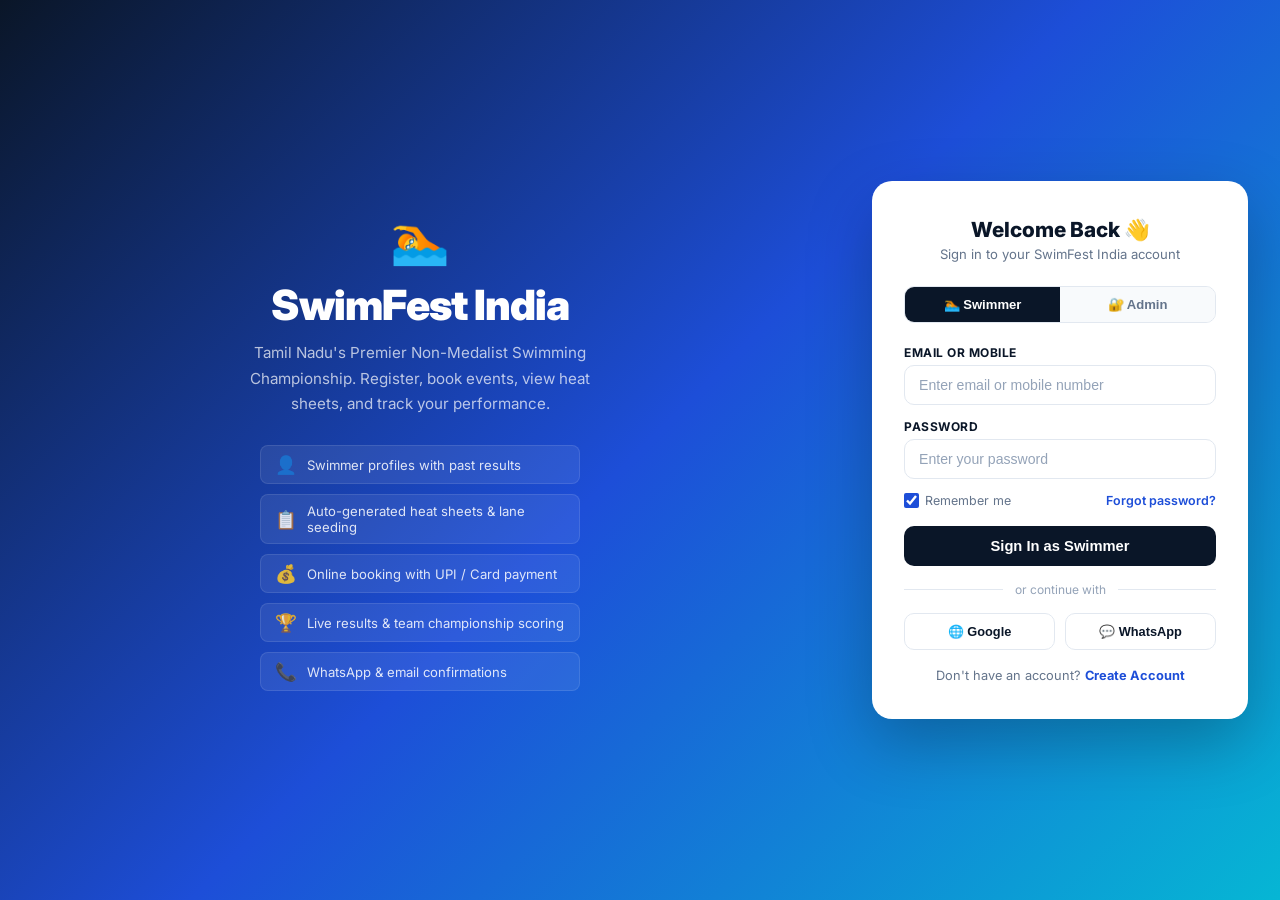
<file: heatsheet.html>
﻿<!DOCTYPE html>
<html lang="en">
<head>
  <meta charset="UTF-8"/>
  <meta name="viewport" content="width=device-width,initial-scale=1.0"/>
  <title>Heat Sheet Generator — SwimFest India</title>
  <link rel="stylesheet" href="home.css"/>
  <link rel="stylesheet" href="heatsheet.css"/>
  <link href="https://fonts.googleapis.com/css2?family=Inter:wght@400;500;600;700;800;900&display=swap" rel="stylesheet"/>
</head>
<body>

<!-- NAV -->
<nav class="nav">
<script>
  if (!localStorage.getItem('swimmer_id') || localStorage.getItem('swimmer_id') === '') {
    window.location.href = 'login.html';
  }
</script>
  <div class="nav-inner">
    <a href="index.html" class="nav-logo"><span class="nav-logo-wave">&#127946;</span> SwimFest India</a>
    <ul class="nav-links">
      <li><a href="index.html">Home</a></li>
      <li><a href="index.html#events">Events</a></li>
      <li><a href="player.html">My Profile</a></li>
      <li><a href="heatsheet.html" class="active">Heat Sheet</a></li>
      <li><a href="index.html#contact">Contact</a></li>
    </ul>
    <div class="nav-actions">
      <button class="nav-cta" onclick="window.print()">&#128438; Print / PDF</button>
      <button class="nav-ham" id="navHam">&#9776;</button>
    </div>
  </div>
  <ul class="nav-mob" id="navMob">
    <li><a href="index.html">Home</a></li>
    <li><a href="player.html">My Profile</a></li>
    <li><a href="heatsheet.html">Heat Sheet</a></li>
  </ul>
</nav>

<!-- PAGE HEADER -->
<div class="hs-page-header">
  <div class="hs-page-header-inner">
    <div>
      <h1>&#128203; Heat Sheet Generator</h1>
      <p>Golden Non-Medalist Championship 2026 &nbsp;&middot;&nbsp; SRM University, Kattankulathur</p>
    </div>
    <div class="hs-header-chips">
      <span class="hs-chip">&#128197; June 20&ndash;22, 2026</span>
      <span class="hs-chip">&#127946; 50m Pool</span>
      <span class="hs-chip status-live">&#128308; Booking Closed</span>
    </div>
  </div>
</div>

<!-- PIPELINE BANNER -->
<div class="hs-pipeline">
  <div class="hs-pipeline-inner">
    <p class="hs-pipeline-title">&#128260; Backend Process Flow</p>
    <div class="hs-pipeline-steps">
      <span class="hs-ps done">&#9989; Close Booking</span><span class="hs-arrow">&#8594;</span>
      <span class="hs-ps done">&#9989; Generate Entry List</span><span class="hs-arrow">&#8594;</span>
      <span class="hs-ps done">&#9989; Group by Event/Category/Gender</span><span class="hs-arrow">&#8594;</span>
      <span class="hs-ps done">&#9989; Sort by Seed Time</span><span class="hs-arrow">&#8594;</span>
      <span class="hs-ps done">&#9989; Assign Heats &amp; Lanes</span><span class="hs-arrow">&#8594;</span>
      <span class="hs-ps active">&#9201; Publish Heat Sheet</span>
    </div>
  </div>
</div>

<!-- AGE GROUP STRUCTURE -->
<div class="hs-age-structure">
  <div class="hs-age-inner">
    <h2>&#127946; Swimming Tournament &mdash; Complete Heat List</h2>
    <p class="hs-age-sub">Age Groups &amp; Event Structure</p>

    <div class="hs-age-grid">
      <!-- Table 1: with Can Compete in -->
      <div>
        <table class="hs-schema-table hs-age-table">
          <thead>
            <tr><th>Age Group</th><th>Age Range</th><th>YB (Year Born)</th><th>Can Compete In</th></tr>
          </thead>
          <tbody>
            <tr><td><span class="ap u10" style="font-size:.8rem;padding:3px 10px">U-10</span></td><td>8&ndash;9 years</td><td>YB 16, YB 17</td><td><strong>U-10 ONLY</strong></td></tr>
            <tr><td><span class="ap u12" style="font-size:.8rem;padding:3px 10px">U-12</span></td><td>10&ndash;11 years</td><td>YB 14, YB 15</td><td><strong>U-12 ONLY</strong></td></tr>
            <tr><td><span class="ap u14" style="font-size:.8rem;padding:3px 10px">U-14</span></td><td>12&ndash;13 years</td><td>YB 12, YB 13</td><td><strong>U-14 ONLY</strong></td></tr>
            <tr><td><span class="ap u16" style="font-size:.8rem;padding:3px 10px">U-16</span></td><td>14&ndash;15 years</td><td>YB 10, YB 11</td><td><strong>U-16 ONLY</strong></td></tr>
          </tbody>
        </table>
      </div>

      <!-- Table 2: YB reference -->
      <div>
        <table class="hs-schema-table hs-age-table">
          <thead>
            <tr><th>Age Group</th><th>Age Range</th><th>YB (Year Born)</th></tr>
          </thead>
          <tbody>
            <tr><td><span class="ap u10" style="font-size:.8rem;padding:3px 10px">U-10</span></td><td>8&ndash;9 years</td><td>YB 16, YB 17</td></tr>
            <tr><td><span class="ap u12" style="font-size:.8rem;padding:3px 10px">U-12</span></td><td>10&ndash;11 years</td><td>YB 14, YB 15</td></tr>
            <tr><td><span class="ap u14" style="font-size:.8rem;padding:3px 10px">U-14</span></td><td>12&ndash;13 years</td><td>YB 12, YB 13</td></tr>
            <tr><td><span class="ap u16" style="font-size:.8rem;padding:3px 10px">U-16</span></td><td>14&ndash;15 years</td><td>YB 10, YB 11</td></tr>
          </tbody>
        </table>
      </div>
    </div>

    <div class="hs-note-box" style="margin-top:14px">
      &#9432; Age cut-off date: <strong>31 December 2026</strong> &nbsp;&middot;&nbsp;
      Year Born (YB) is the last two digits of the birth year &nbsp;&middot;&nbsp;
      Each swimmer competes in their own age group only
    </div>

    <!-- Events by Age Group -->
    <h2 style="margin-top:24px;text-align:center;text-transform:uppercase;letter-spacing:1px">Events by Age Group</h2>
    <div class="hs-age-grid" style="margin-top:12px">
      <table class="hs-schema-table hs-age-table">
        <thead><tr><th>Age Group</th><th>Events Available</th></tr></thead>
        <tbody>
          <tr><td><strong>U-10</strong> (Boys &amp; Girls)</td><td>50m Freestyle, 100m Freestyle, 50m Backstroke, 50m Breaststroke, 50m Butterfly, 100m Individual Medley, 4&times;50m Freestyle Relay</td></tr>
          <tr><td><strong>U-12</strong> (Boys &amp; Girls)</td><td>50m Freestyle, 100m Freestyle, 50m Backstroke, 50m Breaststroke, 50m Butterfly, 100m Individual Medley, 4&times;50m Freestyle Relay</td></tr>
        </tbody>
      </table>
      <table class="hs-schema-table hs-age-table">
        <thead><tr><th>Age Group</th><th>Events Available</th></tr></thead>
        <tbody>
          <tr><td><strong>U-14</strong> (Boys &amp; Girls)</td><td>50m Freestyle, 100m Freestyle, 100m Backstroke, 100m Breaststroke, 100m Butterfly, 200m Individual Medley, 4&times;100m Freestyle Relay</td></tr>
          <tr><td><strong>U-16</strong> (Boys &amp; Girls)</td><td>50m Freestyle, 100m Freestyle, 100m Backstroke, 100m Breaststroke, 100m Butterfly, 200m Individual Medley, 4&times;100m Freestyle Relay</td></tr>
        </tbody>
      </table>
    </div>

    <!-- Total Events Calculation -->
    <h2 style="margin-top:28px;text-align:center;text-transform:uppercase;letter-spacing:1px">Total Events Calculation</h2>
    <div class="hs-schema-table-wrap" style="margin-top:12px">
      <table class="hs-schema-table">
        <thead><tr><th>Category</th><th>Boys Events</th><th>Girls Events</th><th>Total Events</th></tr></thead>
        <tbody>
          <tr><td>U-10</td><td>4</td><td>4</td><td>8</td></tr>
          <tr><td>U-12</td><td>6</td><td>6</td><td>12</td></tr>
          <tr><td>U-14</td><td>6</td><td>6</td><td>12</td></tr>
          <tr><td>U-16</td><td>6</td><td>6</td><td>12</td></tr>
          <tr style="background:#eff6ff;font-weight:900"><td><strong>TOTAL</strong></td><td><strong>22</strong></td><td><strong>22</strong></td><td><strong style="color:#1d4ed8">44 events</strong></td></tr>
        </tbody>
      </table>
    </div>

    <!-- Entries Per Event -->
    <h2 style="margin-top:24px;text-align:center;text-transform:uppercase;letter-spacing:1px">Entries Per Event</h2>
    <div class="hs-entries-box">
      <p>25 entries per event</p>
      <p>25 swimmers &divide; 8 lanes = 4 heats per event &nbsp;(3 heats &times; 8 swimmers + 1 heat &times; 1 swimmer)</p>
    </div>

    <!-- Event Order & Timing -->
    <h2 style="margin-top:24px;text-align:center;text-transform:uppercase;letter-spacing:1px">Event Order &amp; Timing</h2>
    <div class="hs-schema-table-wrap" style="margin-top:12px">
      <table class="hs-schema-table">
        <thead><tr><th>Order</th><th>Event Type</th><th>Time per Heat</th></tr></thead>
        <tbody>
          <tr><td style="text-align:center;font-weight:800;color:#1d4ed8">1</td><td>50m Butterfly</td><td>2 min</td></tr>
          <tr><td style="text-align:center;font-weight:800;color:#1d4ed8">2</td><td>50m Breaststroke</td><td>2 min</td></tr>
          <tr><td style="text-align:center;font-weight:800;color:#1d4ed8">3</td><td>50m Backstroke</td><td>2 min</td></tr>
          <tr><td style="text-align:center;font-weight:800;color:#1d4ed8">4</td><td>50m Freestyle</td><td>2 min</td></tr>
          <tr><td style="text-align:center;font-weight:800;color:#1d4ed8">5</td><td>100m Freestyle</td><td>2.5 min</td></tr>
          <tr><td style="text-align:center;font-weight:800;color:#1d4ed8">6</td><td>4&times;50m Freestyle Relay</td><td>3 min</td></tr>
        </tbody>
      </table>
    </div>

    <div class="hs-note-box" style="margin-top:14px;text-align:center;font-weight:800;font-size:.88rem">
      &#9889; COMPLETE HEAT LIST &mdash; ALL EVENTS
    </div>

    <!-- HEAT SHEET RESULTS -->
    <h2 style="margin-top:28px;text-align:center;letter-spacing:.5px">Heat Sheet Results</h2>
    <p style="text-align:center;font-size:.8rem;color:#64748b;margin-bottom:12px">One row per swimmer per event &mdash; includes final time, place, status and remarks</p>
    <div class="hs-schema-table-wrap">
      <table class="hs-schema-table hs-results-table">
        <thead>
          <tr>
            <th>Ev No</th><th>Category</th><th>Gender</th><th>Event Name</th>
            <th>Heat No</th><th>Lane No</th><th>Swimmer Name</th><th>Team / State</th>
            <th>YB</th><th>Seed Time</th><th>Final Time</th>
            <th>Heat Place</th><th>Overall Place</th><th>Status</th><th>Remarks</th>
          </tr>
        </thead>
        <tbody>
          <tr>
            <td>1</td><td><span class="ap u10" style="font-size:.7rem">U-10</span></td><td>Boys</td><td>50m Backstroke</td>
            <td style="text-align:center">1</td><td style="text-align:center;font-weight:800;color:#1d4ed8">4</td>
            <td style="font-weight:700">Arun Kumar</td><td>Chennai Swim Club</td>
            <td style="text-align:center">17</td>
            <td style="font-family:monospace;font-weight:700">00:52.30</td>
            <td style="font-family:monospace;font-weight:800;color:#16a34a">00:50.92</td>
            <td style="text-align:center;font-weight:700">1</td>
            <td style="text-align:center;font-weight:700">3</td>
            <td><span style="background:#dcfce7;color:#166534;padding:2px 8px;border-radius:999px;font-size:.7rem;font-weight:700">OK</span></td>
            <td style="color:#64748b;font-size:.75rem"></td>
          </tr>
          <tr>
            <td>1</td><td><span class="ap u10" style="font-size:.7rem">U-10</span></td><td>Boys</td><td>50m Backstroke</td>
            <td style="text-align:center">1</td><td style="text-align:center;font-weight:800;color:#1d4ed8">5</td>
            <td style="font-weight:700">Rahul S</td><td>Dolphins TN</td>
            <td style="text-align:center">17</td>
            <td style="font-family:monospace;font-weight:700">00:53.10</td>
            <td style="font-family:monospace;font-weight:800;color:#16a34a">00:52.05</td>
            <td style="text-align:center;font-weight:700">2</td>
            <td style="text-align:center;font-weight:700">5</td>
            <td><span style="background:#dcfce7;color:#166534;padding:2px 8px;border-radius:999px;font-size:.7rem;font-weight:700">OK</span></td>
            <td style="color:#64748b;font-size:.75rem"></td>
          </tr>
          <tr>
            <td>1</td><td><span class="ap u10" style="font-size:.7rem">U-10</span></td><td>Boys</td><td>50m Backstroke</td>
            <td style="text-align:center">1</td><td style="text-align:center;font-weight:800">3</td>
            <td style="font-weight:700">Pranav M</td><td>Aqua Stars</td>
            <td style="text-align:center">16</td>
            <td style="font-family:monospace;font-weight:700">00:54.75</td>
            <td style="font-family:monospace;font-weight:800;color:#16a34a">00:55.10</td>
            <td style="text-align:center;font-weight:700">3</td>
            <td style="text-align:center;font-weight:700">8</td>
            <td><span style="background:#dcfce7;color:#166534;padding:2px 8px;border-radius:999px;font-size:.7rem;font-weight:700">OK</span></td>
            <td style="color:#64748b;font-size:.75rem"></td>
          </tr>
          <tr style="background:#fff1f2">
            <td>1</td><td><span class="ap u10" style="font-size:.7rem">U-10</span></td><td>Boys</td><td>50m Backstroke</td>
            <td style="text-align:center">1</td><td style="text-align:center;font-weight:800">6</td>
            <td style="font-weight:700">Kavin Raj</td><td>Chennai Swim Club</td>
            <td style="text-align:center">16</td>
            <td style="font-family:monospace;font-weight:700">00:56.00</td>
            <td style="font-family:monospace;color:#dc2626;font-weight:800">DQ</td>
            <td style="text-align:center">—</td>
            <td style="text-align:center">—</td>
            <td><span style="background:#fee2e2;color:#991b1b;padding:2px 8px;border-radius:999px;font-size:.7rem;font-weight:700">DQ</span></td>
            <td style="color:#dc2626;font-size:.75rem;font-weight:600">False start</td>
          </tr>
        </tbody>
      </table>
    </div>

    <!-- DEVELOPMENT PHASES -->
    <div class="hs-phases-box">
      <h3>&#128736;&#65039; Development Roadmap</h3>
      <ul class="hs-phases-list">
        <li><span class="hs-phase-num">Phase 1</span> Registration, payment, swimmer database, event selection, admin approval.</li>
        <li><span class="hs-phase-num">Phase 2</span> Heat-sheet generation, lane assignment, downloadable reports, basic result upload.</li>
        <li><span class="hs-phase-num">Phase 3</span> Timing-vendor import panel, live event status, result verification workflow.</li>
        <li><span class="hs-phase-num">Phase 4</span> Full live sync / dashboard only after you have tested at real meets.</li>
      </ul>
    </div>

    <!-- TEAM CHAMPIONSHIP SCORING -->
    <h2 style="margin-top:28px;text-align:center;letter-spacing:.5px">Overall Team/Club Championship &mdash; By System Calculation</h2>

    <div class="hs-schema-table-wrap" style="margin-top:12px">
      <table class="hs-schema-table">
        <thead><tr><th>Event Type</th><th>Suggested Points</th></tr></thead>
        <tbody>
          <tr><td><strong>Individual events</strong></td><td>1st = 9, 2nd = 7, 3rd = 6, 4th = 5, 5th = 4, 6th = 3, 7th = 2, 8th = 1</td></tr>
          <tr><td><strong>Relay events</strong></td><td>1st = 18, 2nd = 14, 3rd = 12, 4th = 10, 5th = 8, 6th = 6, 7th = 4, 8th = 2</td></tr>
        </tbody>
      </table>
    </div>

    <!-- SCORING POLICY -->
    <h2 style="margin-top:24px;text-align:center;letter-spacing:.5px">Scoring Policy</h2>

    <div class="hs-schema-table-wrap" style="margin-top:12px">
      <table class="hs-schema-table">
        <thead><tr><th>Rule</th><th>Recommendation</th></tr></thead>
        <tbody>
          <tr><td><strong>Individual scoring</strong></td><td>Top 8 places score</td></tr>
          <tr><td><strong>Relay scoring</strong></td><td>Top 8 places score, double points</td></tr>
          <tr><td><strong>Team scoring limit</strong></td><td>Max 2 swimmers per team score in an individual event</td></tr>
          <tr><td><strong>Relay scoring limit</strong></td><td>Max 1 relay team per team scores per relay event</td></tr>
          <tr><td><strong>Tie rule</strong></td><td>Split combined points equally</td></tr>
          <tr><td><strong>DQ / DNS / DNF</strong></td><td>No points</td></tr>
        </tbody>
      </table>
    </div>

    <!-- STORING ACADEMY DETAILS -->
    <h2 style="margin-top:28px;text-align:center;text-transform:uppercase;letter-spacing:1px">Storing Academy Details in My Website</h2>
    <div class="hs-schema-table-wrap" style="margin-top:12px">
      <table class="hs-schema-table">
        <thead><tr><th>Field</th><th>Why You Need It</th></tr></thead>
        <tbody>
          <tr><td><strong>Academy ID</strong></td><td>Unique backend identifier so names don&rsquo;t clash</td></tr>
          <tr><td><strong>Academy Name</strong></td><td>Official full name shown in dropdown</td></tr>
          <tr><td><strong>Academy Short Name / Code</strong></td><td>Useful for heat sheets, scoreboards, and reports</td></tr>
          <tr><td><strong>Head Coach Name</strong></td><td>Main academy representative</td></tr>
          <tr><td><strong>Mobile Number</strong></td><td>Fast communication during tournament</td></tr>
          <tr><td><strong>Email ID</strong></td><td>For confirmations and documents</td></tr>
          <tr><td><strong>City</strong></td><td>Useful if you invite teams beyond Chennai</td></tr>
          <tr><td><strong>Address</strong></td><td>Basic record and communication</td></tr>
          <tr><td><strong>Status (Active/Inactive)</strong></td><td>So old academies don&rsquo;t appear in dropdown</td></tr>
          <tr><td><strong>Created Date</strong></td><td>For admin tracking</td></tr>
        </tbody>
      </table>
    </div>

    <!-- COACH DETAIL COLLECTION -->
    <h2 style="margin-top:28px;text-align:center;text-transform:uppercase;letter-spacing:1px">Coach Detail Collection</h2>
    <div class="hs-schema-table-wrap" style="margin-top:12px">
      <table class="hs-schema-table">
        <thead><tr><th>Field</th><th>Why You Need It</th></tr></thead>
        <tbody>
          <tr><td><strong>Coach ID</strong></td><td>Unique backend identifier</td></tr>
          <tr><td><strong>Full Name</strong></td><td>Official display name</td></tr>
          <tr><td><strong>Gender</strong></td><td>Basic profile field</td></tr>
          <tr><td><strong>Mobile Number</strong></td><td>Main contact for tournament communication</td></tr>
          <tr><td><strong>Email ID</strong></td><td>Login, alerts, and confirmations</td></tr>
          <tr><td><strong>Academy ID / Academy Name</strong></td><td>Link coach to one academy/team</td></tr>
          <tr><td><strong>Role</strong></td><td>Head Coach / Assistant Coach / Team Manager</td></tr>
          <tr><td><strong>Status</strong></td><td>Active / Inactive</td></tr>
          <tr><td><strong>Created Date</strong></td><td>Admin tracking</td></tr>
        </tbody>
      </table>
    </div>

  </div>
</div>

<!-- COMPLETE HEAT LIST ALL EVENTS -->
<div class="hs-complete-section">
  <div class="hs-complete-inner">
    <h2>&#127946; Complete Heat List &mdash; All Events</h2>
    <div id="completeHeatList"></div>

    <!-- RECOMMENDED SCHEDULE -->
    <h2 style="margin-top:28px;text-align:center;text-transform:uppercase;letter-spacing:1px">Recommended Schedule <span style="font-size:.8rem;font-weight:500;text-transform:none">(Mixed Age Group &mdash; Best for 3 Events)</span></h2>

    <div class="chl-session" style="margin-top:14px">
      <div class="chl-session-header">MORNING SESSION: 8:00 AM &mdash; 12:30 PM</div>
      <div class="chl-event-block">
        <table class="chl-table">
          <thead><tr><th>Order</th><th>Event</th><th>Age Group</th><th>Time</th></tr></thead>
          <tbody>
            <tr><td>1</td><td>50m Butterfly</td><td>U-10 Boys</td><td class="chl-time-cell">8:00 AM</td></tr>
            <tr><td>2</td><td>50m Butterfly</td><td>U-10 Girls</td><td class="chl-time-cell">8:10 AM</td></tr>
            <tr><td>3</td><td>50m Freestyle</td><td>U-12 Boys</td><td class="chl-time-cell">8:20 AM</td></tr>
            <tr><td>4</td><td>50m Freestyle</td><td>U-12 Girls</td><td class="chl-time-cell">8:30 AM</td></tr>
            <tr><td>5</td><td>50m Breaststroke</td><td>U-10 Boys</td><td class="chl-time-cell">8:40 AM</td></tr>
            <tr><td>6</td><td>50m Breaststroke</td><td>U-10 Girls</td><td class="chl-time-cell">8:50 AM</td></tr>
            <tr><td>7</td><td>50m Freestyle</td><td>U-14 Boys</td><td class="chl-time-cell">9:00 AM</td></tr>
            <tr><td>8</td><td>50m Freestyle</td><td>U-14 Girls</td><td class="chl-time-cell">9:10 AM</td></tr>
            <tr><td>9</td><td>50m Backstroke</td><td>U-10 Boys</td><td class="chl-time-cell">9:20 AM</td></tr>
            <tr><td>10</td><td>50m Backstroke</td><td>U-10 Girls</td><td class="chl-time-cell">9:30 AM</td></tr>
            <tr><td>11</td><td>100m Freestyle</td><td>U-12 Boys</td><td class="chl-time-cell">9:40 AM</td></tr>
            <tr><td>12</td><td>100m Freestyle</td><td>U-12 Girls</td><td class="chl-time-cell">9:52 AM</td></tr>
            <tr><td>13</td><td>50m Butterfly</td><td>U-12 Boys</td><td class="chl-time-cell">10:05 AM</td></tr>
            <tr><td>14</td><td>50m Butterfly</td><td>U-12 Girls</td><td class="chl-time-cell">10:15 AM</td></tr>
            <tr><td>15</td><td>50m Freestyle</td><td>U-16 Boys</td><td class="chl-time-cell">10:25 AM</td></tr>
            <tr><td>16</td><td>50m Freestyle</td><td>U-16 Girls</td><td class="chl-time-cell">10:35 AM</td></tr>
            <tr><td>17</td><td>50m Breaststroke</td><td>U-12 Boys</td><td class="chl-time-cell">10:45 AM</td></tr>
            <tr><td>18</td><td>50m Breaststroke</td><td>U-12 Girls</td><td class="chl-time-cell">10:55 AM</td></tr>
            <tr><td>19</td><td>50m Butterfly</td><td>U-14 Boys</td><td class="chl-time-cell">11:05 AM</td></tr>
            <tr><td>20</td><td>50m Butterfly</td><td>U-14 Girls</td><td class="chl-time-cell">11:15 AM</td></tr>
            <tr><td>21</td><td>50m Breaststroke</td><td>U-14 Boys</td><td class="chl-time-cell">11:25 AM</td></tr>
            <tr><td>22</td><td>50m Breaststroke</td><td>U-14 Girls</td><td class="chl-time-cell">11:35 AM</td></tr>
            <tr><td>23</td><td>50m Backstroke</td><td>U-12 Boys</td><td class="chl-time-cell">11:45 AM</td></tr>
            <tr><td>24</td><td>50m Backstroke</td><td>U-12 Girls</td><td class="chl-time-cell">11:55 AM</td></tr>
            <tr><td>25</td><td>50m Backstroke</td><td>U-14 Boys</td><td class="chl-time-cell">12:05 PM</td></tr>
            <tr><td>26</td><td>50m Backstroke</td><td>U-14 Girls</td><td class="chl-time-cell">12:15 PM</td></tr>
          </tbody>
        </table>
      </div>
    </div>

    <div class="hs-note-box" style="text-align:center;font-weight:700;margin-bottom:14px">
      &#9749; Morning Break: 12:15 PM &mdash; 1:00 PM (45 min rest)
    </div>

    <div class="chl-session">
      <div class="chl-session-header">AFTERNOON SESSION: 1:00 PM &mdash; 4:30 PM</div>
      <div class="chl-event-block">
        <table class="chl-table">
          <thead><tr><th>Order</th><th>Event</th><th>Age Group</th><th>Time</th></tr></thead>
          <tbody>
            <tr><td>27</td><td>50m Butterfly</td><td>U-16 Boys</td><td class="chl-time-cell">1:00 PM</td></tr>
            <tr><td>28</td><td>50m Butterfly</td><td>U-16 Girls</td><td class="chl-time-cell">1:10 PM</td></tr>
            <tr><td>29</td><td>50m Breaststroke</td><td>U-16 Boys</td><td class="chl-time-cell">1:20 PM</td></tr>
            <tr><td>30</td><td>50m Breaststroke</td><td>U-16 Girls</td><td class="chl-time-cell">1:30 PM</td></tr>
            <tr><td>31</td><td>50m Backstroke</td><td>U-16 Boys</td><td class="chl-time-cell">1:40 PM</td></tr>
            <tr><td>32</td><td>50m Backstroke</td><td>U-16 Girls</td><td class="chl-time-cell">1:50 PM</td></tr>
            <tr><td>33</td><td>50m Breaststroke</td><td>U-16 Boys</td><td class="chl-time-cell">2:00 PM</td></tr>
            <tr><td>34</td><td>50m Breaststroke</td><td>U-16 Girls</td><td class="chl-time-cell">2:10 PM</td></tr>
            <tr><td>35</td><td>100m Freestyle</td><td>U-14 Boys</td><td class="chl-time-cell">2:20 PM</td></tr>
            <tr><td>36</td><td>100m Freestyle</td><td>U-14 Girls</td><td class="chl-time-cell">2:32 PM</td></tr>
            <tr><td>37</td><td>100m Freestyle</td><td>U-16 Boys</td><td class="chl-time-cell">2:45 PM</td></tr>
            <tr><td>38</td><td>100m Freestyle</td><td>U-16 Girls</td><td class="chl-time-cell">2:57 PM</td></tr>
            <tr><td>39</td><td>4&times;50m Relay</td><td>U-12 Boys</td><td class="chl-time-cell">3:10 PM</td></tr>
            <tr><td>40</td><td>4&times;50m Relay</td><td>U-12 Girls</td><td class="chl-time-cell">3:22 PM</td></tr>
            <tr><td>41</td><td>4&times;50m Relay</td><td>U-14 Boys</td><td class="chl-time-cell">3:35 PM</td></tr>
            <tr><td>42</td><td>4&times;50m Relay</td><td>U-14 Girls</td><td class="chl-time-cell">3:47 PM</td></tr>
            <tr><td>43</td><td>4&times;50m Relay</td><td>U-16 Boys</td><td class="chl-time-cell">4:00 PM</td></tr>
            <tr><td>44</td><td>4&times;50m Relay</td><td>U-16 Girls</td><td class="chl-time-cell">4:12 PM</td></tr>
          </tbody>
        </table>
      </div>
    </div>

    <!-- SUMMARY -->
    <h2 style="margin-top:28px;text-align:center;text-transform:uppercase;letter-spacing:1px">Summary</h2>
    <div class="hs-schema-table-wrap" style="margin-top:12px;max-width:700px;margin-left:auto;margin-right:auto">
      <table class="hs-schema-table">
        <thead><tr><th>Metric</th><th>Value</th></tr></thead>
        <tbody>
          <tr><td><strong>Total Events</strong></td><td>44 events</td></tr>
          <tr><td><strong>Total Entries</strong></td><td>1,100 swimmers (25 &times; 44)</td></tr>
          <tr><td><strong>Heats per Event</strong></td><td>4 heats</td></tr>
          <tr><td><strong>Total Heats</strong></td><td>176 heats</td></tr>
          <tr><td><strong>Morning Session</strong></td><td>6 events &times; 4 heats = 24 heats = 48 min</td></tr>
          <tr><td><strong>Afternoon Session</strong></td><td>38 events &times; 4 heats = 152 heats = 304 min</td></tr>
          <tr style="background:#eff6ff"><td><strong>Total Tournament Time</strong></td><td><strong style="color:#1d4ed8;font-size:1rem">~5.5 hours</strong></td></tr>
        </tbody>
      </table>
    </div>

  </div>
</div>

<!-- CONTROLS -->
<div class="hs-controls-bar">
  <div class="hs-controls-inner">

    <div class="hs-ctrl-group">
      <label>&#127946; No. of Lanes</label>
      <div class="hs-lane-selector" id="laneBtns">
        <button class="hs-lane-btn" data-lanes="6">6 Lanes</button>
        <button class="hs-lane-btn active" data-lanes="8">8 Lanes</button>
        <button class="hs-lane-btn" data-lanes="10">10 Lanes</button>
      </div>
      <span class="hs-ctrl-hint" id="laneHint">Centre lanes (4&ndash;5) seeded fastest</span>
    </div>

    <div class="hs-ctrl-group">
      <label>&#128101; Filter Category</label>
      <select id="filterCat" onchange="renderHeatSheet()">
        <option value="all">All Categories</option>
        <option value="U-10 Boys">U-10 Boys</option>
        <option value="U-10 Girls">U-10 Girls</option>
        <option value="U-12 Boys">U-12 Boys</option>
        <option value="U-12 Girls">U-12 Girls</option>
        <option value="U-14 Boys">U-14 Boys</option>
        <option value="U-14 Girls">U-14 Girls</option>
        <option value="U-16 Boys">U-16 Boys</option>
        <option value="U-16 Girls">U-16 Girls</option>
      </select>
    </div>

    <div class="hs-ctrl-group">
      <label>&#127946; Filter Event</label>
      <select id="filterEvent" onchange="renderHeatSheet()">
        <option value="all">All Events</option>
        <option value="50m Freestyle">50m Freestyle</option>
        <option value="100m Freestyle">100m Freestyle</option>
        <option value="50m Backstroke">50m Backstroke</option>
        <option value="100m Backstroke">100m Backstroke</option>
        <option value="50m Breaststroke">50m Breaststroke</option>
        <option value="100m Breaststroke">100m Breaststroke</option>
        <option value="50m Butterfly">50m Butterfly</option>
        <option value="100m Butterfly">100m Butterfly</option>
        <option value="100m Ind. Medley">100m Ind. Medley</option>
        <option value="200m Ind. Medley">200m Ind. Medley</option>
      </select>
    </div>

    <div class="hs-ctrl-group">
      <label>&#128269; Search Swimmer</label>
      <input type="text" id="searchSwimmer" placeholder="Name or ID..." oninput="renderHeatSheet()"/>
    </div>

    <button class="hs-btn-generate" onclick="generateHeats()">&#9889; Re-Generate Heats</button>
    <button class="hs-btn-export" onclick="exportCSV()">&#11015;&#65039; Export CSV</button>
    <button class="hs-btn-export" onclick="exportPDF()" style="background:#0a1628;color:#fff;border-color:#0a1628">&#128196; Export PDF</button>
  </div>
</div>

<!-- HEAT SHEET SUMMARY STATS -->
<div class="hs-summary-bar">
  <div class="hs-summary-inner" id="summaryBar">
    <!-- filled by JS -->
  </div>
</div>

<!-- HEAT SHEET TABLE -->
<div class="hs-table-area" id="hs-table-area">
  <div class="hs-table-inner" id="heatSheetOutput">
    <!-- filled by JS -->
  </div>
</div>

<!-- LANE POSITIONING + HEAT DISTRIBUTION -->
<div class="hs-ref-section">
  <div class="hs-ref-inner">

    <!-- Sample Heat Sheet format -->
    <h2>&#128203; Sample Heat Sheet Format</h2>
    <div class="hs-sample-header-table">
      <table class="hs-sample-info-table">
        <tr>
          <td><strong>50m Freestyle</strong></td>
          <td><strong>Boys</strong></td>
          <td><strong>U-12</strong></td>
          <td><strong>Morning</strong></td>
          <td><strong>9.00 AM</strong></td>
        </tr>
      </table>
    </div>
    <div class="hs-schema-table-wrap" style="margin-top:12px">
      <table class="hs-schema-table">
        <thead>
          <tr><th>S.No</th><th>Swimmer Name</th><th>Year Born</th><th>State</th><th>Team/Club</th><th>Seed Time</th><th>Rank</th><th>Heat No</th><th>Lane No</th></tr>
        </thead>
        <tbody>
          <tr><td style="text-align:center">1</td><td>Rahul Patrick</td><td style="text-align:center">10</td><td>Kerala</td><td>Kerala Aquatics</td><td style="font-family:monospace;font-weight:700">00:40.5</td><td style="text-align:center">3</td><td style="text-align:center">1</td><td style="text-align:center;font-weight:800;color:#1d4ed8">5</td></tr>
          <tr><td style="text-align:center">2</td><td>Arun Kumar</td><td style="text-align:center">11</td><td>Tamil Nadu</td><td>Chennai Swim</td><td style="font-family:monospace;font-weight:700">00:39.2</td><td style="text-align:center;color:#16a34a;font-weight:800">1</td><td style="text-align:center">1</td><td style="text-align:center;font-weight:800;color:#1d4ed8">4 &#9733;</td></tr>
        </tbody>
      </table>
    </div>

    <!-- Relay format -->
    <div class="hs-relay-ref">
      <strong>For Relay &mdash; 4 Columns with all Swimmers to be added</strong>
      <table class="hs-schema-table" style="margin-top:8px;max-width:420px">
        <thead><tr><th>Swimmer 1</th><th>Swimmer 2</th><th>Swimmer 3</th><th>Swimmer 4</th></tr></thead>
        <tbody>
          <tr><td>Arun</td><td>Karthik</td><td>Vishal</td><td>Rohit</td></tr>
          <tr><td>Naveen</td><td>Saran</td><td>Pradeep</td><td>Dinesh</td></tr>
        </tbody>
      </table>
    </div>

    <!-- Lane Positioning 8-lane -->
    <h2 style="margin-top:28px">&#127946; Lane Positioning of Swimmers based on Seed</h2>
    <div class="hs-lane-ref-grid">
      <div>
        <p class="hs-ref-label">For 8 Lanes</p>
        <table class="hs-schema-table">
          <thead><tr><th>Lane</th><th>Assigned To (Rank)</th><th>Seed No</th></tr></thead>
          <tbody>
            <tr><td><strong>Lane 4</strong> (Center)</td><td>1st (Fastest)</td><td style="font-weight:800;color:#1d4ed8">1</td></tr>
            <tr><td><strong>Lane 5</strong></td><td>2nd</td><td style="font-weight:800">2</td></tr>
            <tr><td><strong>Lane 3</strong></td><td>3rd</td><td style="font-weight:800">4</td></tr>
            <tr><td><strong>Lane 6</strong></td><td>4th</td><td style="font-weight:800">5</td></tr>
            <tr><td><strong>Lane 2</strong></td><td>5th</td><td style="font-weight:800">17</td></tr>
            <tr><td><strong>Lane 7</strong></td><td>6th</td><td style="font-weight:800">23</td></tr>
            <tr><td><strong>Lane 1</strong></td><td>7th</td><td style="font-weight:800">35</td></tr>
            <tr><td><strong>Lane 8</strong> (Outer)</td><td>8th (Slowest)</td><td style="font-weight:800">100</td></tr>
          </tbody>
        </table>
      </div>
      <div>
        <p class="hs-ref-label">For 6 Lanes</p>
        <table class="hs-schema-table">
          <thead><tr><th>Rank</th><th>Position</th><th>Lane</th></tr></thead>
          <tbody>
            <tr><td><strong>1st (Fastest)</strong></td><td>Center</td><td style="font-weight:800;color:#1d4ed8">Lane 3</td></tr>
            <tr><td><strong>2nd</strong></td><td>Right of center</td><td style="font-weight:800;color:#1d4ed8">Lane 4</td></tr>
            <tr><td><strong>3rd</strong></td><td>Left of center</td><td style="font-weight:800">Lane 2</td></tr>
            <tr><td><strong>4th</strong></td><td>Right outer</td><td style="font-weight:800">Lane 5</td></tr>
            <tr><td><strong>5th</strong></td><td>Left outer</td><td style="font-weight:800">Lane 1</td></tr>
            <tr><td><strong>6th (Slowest)</strong></td><td>Outermost right</td><td style="font-weight:800">Lane 6</td></tr>
          </tbody>
        </table>
      </div>
    </div>

    <!-- Heat Distribution Simulator -->
    <h2 style="margin-top:28px">&#9889; Heat Distribution Simulator</h2>
    <p class="hs-schema-note">Enter total participants and lane count to auto-generate the heat distribution table.</p>
    <div class="hs-sim-controls">
      <div class="hs-sim-group">
        <label>Total Participants</label>
        <input type="number" id="simCount" value="100" min="1" max="500" oninput="runSimulator()"/>
      </div>
      <div class="hs-sim-group">
        <label>Lanes per Heat</label>
        <select id="simLanes" onchange="runSimulator()">
          <option value="6">6 Lanes</option>
          <option value="8" selected>8 Lanes</option>
          <option value="10">10 Lanes</option>
        </select>
      </div>
      <div class="hs-sim-group">
        <label>Min per Heat (secs)</label>
        <input type="number" id="simMins" value="3" min="1" max="10" oninput="runSimulator()"/>
      </div>
    </div>
    <div class="hs-schema-table-wrap">
      <table class="hs-schema-table" id="simTable">
        <thead><tr><th>Heat</th><th>Participants</th><th>Lane Count</th><th>Rank Range</th></tr></thead>
        <tbody id="simBody"></tbody>
        <tfoot><tr><td colspan="4" id="simFooter" style="text-align:center;font-weight:800;padding:10px;background:#eff6ff;color:#1d4ed8"></td></tr></tfoot>
      </table>
    </div>

  </div>
</div>

<!-- SCHEMA TABLE -->
<div class="hs-schema-section">
  <div class="hs-schema-inner">
    <h2>&#128203; Heat Sheet Data Schema</h2>
    <p class="hs-schema-note">&#9432; Heat sheets are generated from the <strong>event-entry table</strong> (one row per swimmer per event), not directly from the player profile table.</p>
    <div class="hs-schema-table-wrap">
      <table class="hs-schema-table">
        <thead><tr><th>Field</th><th>Purpose</th><th>Example</th></tr></thead>
        <tbody>
          <tr><td><strong>Heat Sheet ID</strong></td><td>Unique row ID</td><td>HS-2026-0001</td></tr>
          <tr><td><strong>Tournament ID</strong></td><td>Tournament reference</td><td>GNMC-2026</td></tr>
          <tr><td><strong>Event ID</strong></td><td>Event reference</td><td>EVT-FS100-U14B</td></tr>
          <tr><td><strong>Event Name</strong></td><td>Display</td><td>100m Freestyle</td></tr>
          <tr><td><strong>Category</strong></td><td>U-10, U-12 etc.</td><td>U-14</td></tr>
          <tr><td><strong>Gender</strong></td><td>Boys / Girls</td><td>Boys</td></tr>
          <tr><td><strong>Heat No</strong></td><td>Assigned heat</td><td>Heat 2</td></tr>
          <tr><td><strong>Lane No</strong></td><td>Assigned lane</td><td>4</td></tr>
          <tr><td><strong>Player ID</strong></td><td>Swimmer reference</td><td>SWM-2026-4271</td></tr>
          <tr><td><strong>Player Name</strong></td><td>Display name</td><td>Arjun Kumar</td></tr>
          <tr><td><strong>Academy Name</strong></td><td>Team display</td><td>Chennai Dolphins</td></tr>
          <tr><td><strong>Seed Time</strong></td><td>Entry time</td><td>00:58.72</td></tr>
          <tr><td><strong>Heat Start Time</strong></td><td>Calculated from schedule</td><td>09:30 AM</td></tr>
          <tr><td><strong>Est. Completion</strong></td><td>Seed time + buffer</td><td>09:31:02 AM</td></tr>
        </tbody>
      </table>
    </div>
  </div>
</div>

<!-- BACKEND STEPS TABLE -->
<div class="hs-steps-section">
  <div class="hs-steps-inner">
    <h2>&#9881;&#65039; Creation of Heat Sheet — Backend Steps</h2>
    <table class="hs-steps-table">
      <thead><tr><th>Step</th><th>Backend Action</th><th>Output</th></tr></thead>
      <tbody>
        <tr><td>1</td><td>Lock entries for the tournament</td><td>No more booking edits</td></tr>
        <tr><td>2</td><td>Pull all paid/approved bookings</td><td>Master player list</td></tr>
        <tr><td>3</td><td>Expand bookings event-wise</td><td>One row per swimmer per event</td></tr>
        <tr><td>4</td><td>Group by category + gender + event</td><td>Event-wise entry pools</td></tr>
        <tr><td>5</td><td>Sort by seed time (NT entries last)</td><td>Seeding order list</td></tr>
        <tr><td>6</td><td>Assign heats and lanes (fastest in centre)</td><td>Heat sheet data with each Heat Start time</td></tr>
        <tr><td>7</td><td>Calculation of Estimated Time Completion</td><td>Display by Website to arrive Completion time of Event</td></tr>
        <tr><td>8</td><td>Review / manual adjust</td><td>Admin correction stage</td></tr>
        <tr><td>9</td><td>Publish heat sheet PDF/web page</td><td>Final heat sheet</td></tr>
      </tbody>
    </table>
    <div class="hs-note-box">
      &#9432; Our backend should not generate heat sheets directly from the player profile table. It should use a <strong>separate event-entry table</strong> where each selected event becomes its own row.
    </div>
    <div class="hs-note-box" style="margin-top:10px">
      &#9432; <strong>No. of Lanes is editable</strong> (6 or 8 or 10). Accordingly the lane assignment pattern and Heat Sheet will be regenerated.
    </div>
  </div>
</div>

<footer class="footer">
  <div class="footer-inner">
    <span class="footer-brand">&#127946; SwimFest India</span>
    <div class="footer-links">
      <a href="index.html">Home</a>
      <a href="player.html">My Profile</a>
      <a href="heatsheet.html">Heat Sheet</a>
      <a href="index.html#contact">Contact</a>
    </div>
    <p>&copy; 2026 SwimFest India &middot; Age cut-off: 31 Dec 2026</p>
  </div>
</footer>

<script src="heatsheet.js"></script>
<script>
  const ham = document.getElementById('navHam');
  const mob = document.getElementById('navMob');
  if(ham) ham.addEventListener('click', () => mob.classList.toggle('open'));

  // ── Complete Heat List Generator ──────────────────
  const COMPLETE_EVENTS = [
    // SESSION 1: MORNING
    {session:'SESSION 1: MORNING (9:00 AM – 12:30 PM)', events:[
      {num:1,  cat:'U-10',gender:'Boys', stroke:'50m Butterfly',    participants:25, minsPerHeat:2, startMin:9*60},
      {num:2,  cat:'U-10',gender:'Girls',stroke:'50m Butterfly',    participants:25, minsPerHeat:2, startMin:9*60+10},
      {num:3,  cat:'U-10',gender:'Boys', stroke:'50m Breaststroke', participants:25, minsPerHeat:2, startMin:9*60+20},
      {num:4,  cat:'U-10',gender:'Girls',stroke:'50m Breaststroke', participants:25, minsPerHeat:2, startMin:9*60+30},
      {num:5,  cat:'U-10',gender:'Boys', stroke:'50m Backstroke',   participants:25, minsPerHeat:2, startMin:9*60+40},
      {num:6,  cat:'U-10',gender:'Girls',stroke:'50m Backstroke',   participants:25, minsPerHeat:2, startMin:9*60+50},
    ]},
    // SESSION 2: AFTERNOON
    {session:'SESSION 2: AFTERNOON (1:00 PM – 4:30 PM)', events:[
      {num:7,  cat:'U-12',gender:'Boys', stroke:'50m Freestyle',    participants:25, minsPerHeat:2, startMin:13*60},
      {num:8,  cat:'U-12',gender:'Girls',stroke:'50m Freestyle',    participants:25, minsPerHeat:2, startMin:13*60+10},
      {num:9,  cat:'U-12',gender:'Boys', stroke:'100m Freestyle',   participants:25, minsPerHeat:3, startMin:13*60+20},
      {num:10, cat:'U-12',gender:'Girls',stroke:'100m Freestyle',   participants:25, minsPerHeat:3, startMin:13*60+35},
      {num:11, cat:'U-14',gender:'Boys', stroke:'50m Freestyle',    participants:25, minsPerHeat:2, startMin:13*60+50},
      {num:12, cat:'U-14',gender:'Girls',stroke:'50m Freestyle',    participants:25, minsPerHeat:2, startMin:14*60},
    ]},
    // SESSION 3: DAY 2 MORNING
    {session:'SESSION 3: DAY 2 MORNING (9:00 AM – 12:30 PM)', events:[
      {num:13, cat:'U-14',gender:'Boys', stroke:'100m Freestyle',   participants:25, minsPerHeat:3, startMin:9*60},
      {num:14, cat:'U-14',gender:'Girls',stroke:'100m Freestyle',   participants:25, minsPerHeat:3, startMin:9*60+15},
      {num:15, cat:'U-16',gender:'Boys', stroke:'100m Freestyle',   participants:25, minsPerHeat:3, startMin:9*60+30},
      {num:16, cat:'U-16',gender:'Girls',stroke:'100m Freestyle',   participants:25, minsPerHeat:3, startMin:9*60+45},
      {num:17, cat:'U-12',gender:'Boys', stroke:'50m Backstroke',   participants:25, minsPerHeat:2, startMin:10*60},
      {num:18, cat:'U-12',gender:'Girls',stroke:'50m Backstroke',   participants:25, minsPerHeat:2, startMin:10*60+10},
    ]},
    // SESSION 4: DAY 2 AFTERNOON
    {session:'SESSION 4: DAY 2 AFTERNOON (1:00 PM – 5:00 PM)', events:[
      {num:19, cat:'U-14',gender:'Boys', stroke:'100m Backstroke',  participants:25, minsPerHeat:3, startMin:13*60},
      {num:20, cat:'U-14',gender:'Girls',stroke:'100m Backstroke',  participants:25, minsPerHeat:3, startMin:13*60+15},
      {num:21, cat:'U-16',gender:'Boys', stroke:'100m Backstroke',  participants:25, minsPerHeat:3, startMin:13*60+30},
      {num:22, cat:'U-16',gender:'Girls',stroke:'100m Backstroke',  participants:25, minsPerHeat:3, startMin:13*60+45},
    ]},
    // SESSION 5: RELAYS
    {session:'SESSION 5: RELAY FINALS (5:00 PM)', events:[
      {num:43, cat:'U-10',gender:'Boys', stroke:'4×50m Freestyle Relay',  participants:8, minsPerHeat:3, startMin:17*60},
      {num:44, cat:'U-10',gender:'Girls',stroke:'4×50m Freestyle Relay',  participants:8, minsPerHeat:3, startMin:17*60+5},
      {num:45, cat:'U-12',gender:'Boys', stroke:'4×50m Freestyle Relay',  participants:8, minsPerHeat:3, startMin:17*60+10},
      {num:46, cat:'U-12',gender:'Girls',stroke:'4×50m Freestyle Relay',  participants:8, minsPerHeat:3, startMin:17*60+15},
      {num:47, cat:'U-14',gender:'Boys', stroke:'4×100m Freestyle Relay', participants:8, minsPerHeat:3, startMin:17*60+20},
      {num:48, cat:'U-16',gender:'Girls',stroke:'4×100m Freestyle Relay', participants:8, minsPerHeat:3, startMin:17*60+25},
    ]},
  ];

  const LANES_COMP = 8;
  const CAT_COL = {'U-10':'#f97316','U-12':'#8b5cf6','U-14':'#0ea5e9','U-16':'#10b981'};

  function toTime(mins) {
    const h=Math.floor(mins/60), m=mins%60;
    const ap=h<12?'AM':'PM', h12=h%12||12;
    return `${String(h12).padStart(2,'0')}:${String(m).padStart(2,'0')} ${ap}`;
  }

  function buildHeats(participants, lanes, minsPerHeat, startMin) {
    const heats = [];
    let remaining = participants, rankEnd = participants;
    // first heat may be partial
    const firstSize = remaining % lanes || lanes;
    heats.push({count:firstSize, rankStart:remaining-firstSize+1, rankEnd, time:toTime(startMin)});
    remaining -= firstSize;
    let t = startMin + minsPerHeat;
    while (remaining > 0) {
      const sz = Math.min(lanes, remaining);
      heats.push({count:sz, rankStart:remaining-sz+1, rankEnd:remaining, time:toTime(t)});
      remaining -= sz;
      t += minsPerHeat;
    }
    return heats;
  }

  function renderCompleteHeatList() {
    const el = document.getElementById('completeHeatList');
    if (!el) return;
    let html = '';

    COMPLETE_EVENTS.forEach(session => {
      html += `<div class="chl-session">
        <div class="chl-session-header">${session.session}</div>`;

      session.events.forEach(ev => {
        const heats = buildHeats(ev.participants, LANES_COMP, ev.minsPerHeat, ev.startMin);
        const totalTime = heats.length * ev.minsPerHeat;
        const catClr = CAT_COL[ev.cat] || '#374151';
        const genClr = ev.gender==='Boys' ? '#1d4ed8' : '#db2777';

        html += `<div class="chl-event-block">
          <div class="chl-event-title">
            EVENT ${ev.num}:
            <span style="background:${catClr};color:#fff;padding:2px 8px;border-radius:4px;font-size:.72rem;font-weight:800">${ev.cat}</span>
            <span style="background:${genClr};color:#fff;padding:2px 8px;border-radius:4px;font-size:.72rem;font-weight:800">${ev.gender}</span>
            ${ev.stroke}
          </div>
          <table class="chl-table">
            <thead><tr><th>Heat</th><th>Participants</th><th>Lane Count</th><th>Rank Range</th><th>Time</th></tr></thead>
            <tbody>`;

        heats.forEach((h, i) => {
          html += `<tr>
            <td>Heat ${i+1}</td>
            <td>${h.count}</td>
            <td>${LANES_COMP} lanes</td>
            <td class="chl-rank-cell">${h.rankStart === h.rankEnd ? h.rankStart : `${h.rankStart}&ndash;${h.rankEnd}`}</td>
            <td class="chl-time-cell">${h.time}</td>
          </tr>`;
        });

        html += `<tr>
            <td><strong>Total Time</strong></td>
            <td><strong>${ev.participants}</strong></td>
            <td></td><td></td>
            <td><strong>${totalTime} min</strong></td>
          </tr>
            </tbody></table>
        </div>
        <div class="chl-event-sep"></div>`;
      });

      html += `</div>`;
    });

    el.innerHTML = html;
  }

  renderCompleteHeatList();

  function runSimulator() {
    const total = parseInt(document.getElementById('simCount')?.value) || 100;
    const lanes = parseInt(document.getElementById('simLanes')?.value) || 8;
    const mins  = parseInt(document.getElementById('simMins')?.value)  || 3;
    const body  = document.getElementById('simBody');
    const foot  = document.getElementById('simFooter');
    if (!body || !foot) return;
    const heats = [];
    let remaining = total, heatNum = 1;
    const firstSize = total % lanes || lanes;
    heats.push({heat:heatNum++, count:firstSize, rankStart:total-firstSize+1, rankEnd:total});
    remaining -= firstSize;
    while (remaining > 0) {
      const sz = Math.min(lanes, remaining);
      heats.push({heat:heatNum++, count:sz, rankStart:remaining-sz+1, rankEnd:remaining});
      remaining -= sz;
    }
    body.innerHTML = heats.map(h =>
      `<tr>
        <td>Heat ${h.heat}</td>
        <td style="text-align:center">${h.count}</td>
        <td>${lanes} lanes</td>
        <td style="font-weight:700;color:${h.heat===heats.length?'#16a34a':'var(--txt)'}">
          ${h.rankStart}&ndash;${h.rankEnd}${h.heat===heats.length?' &#9733;':''}
        </td>
      </tr>`
    ).join('');
    foot.innerHTML = `Estimated Time: ${heats.length} heats &times; ${mins} minutes = <strong>${heats.length*mins} minutes</strong> for this event`;
  }
  runSimulator();
</script>
</body>
</html>
</file>
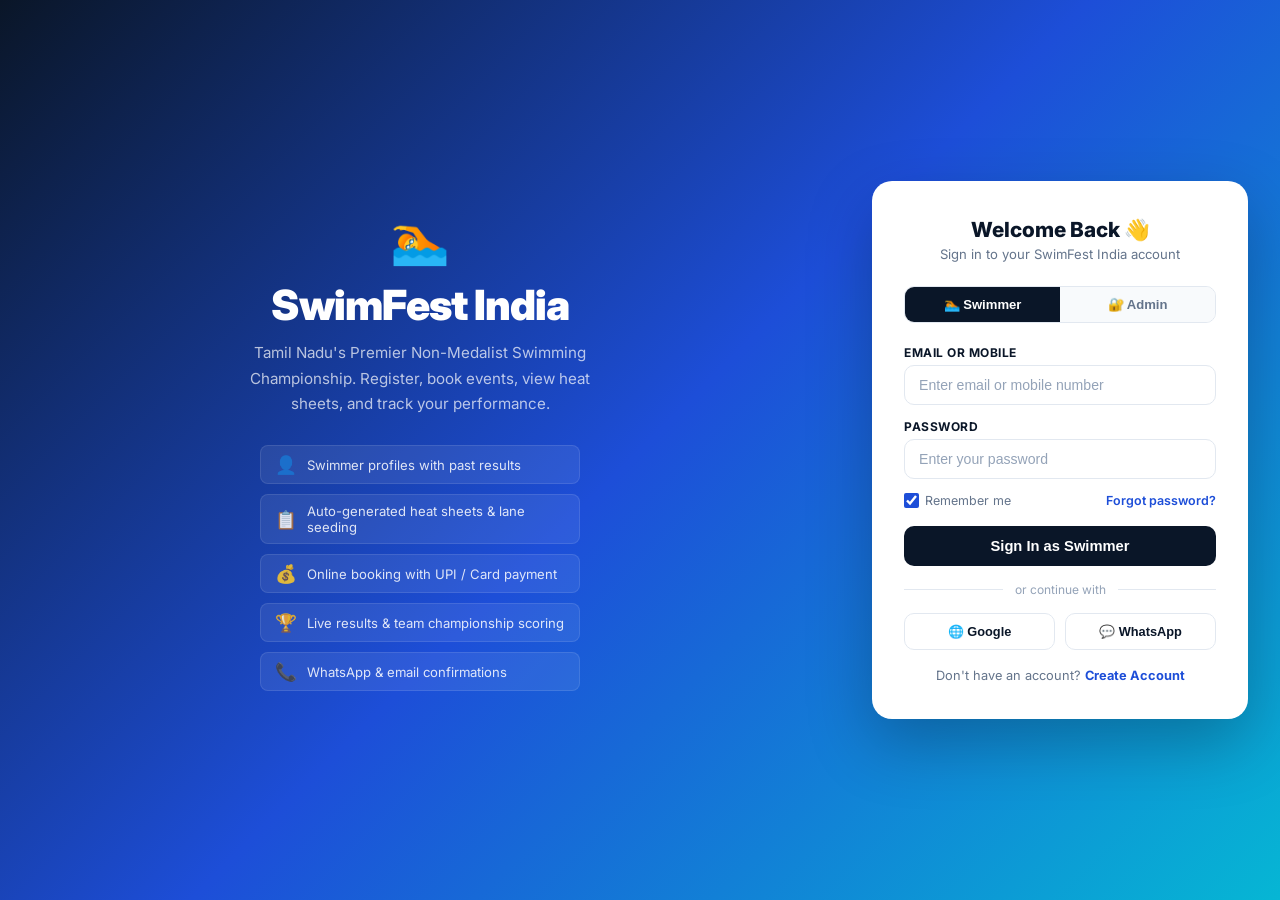
<file: login.html>
<!DOCTYPE html>
<html lang="en">
<head>
  <meta charset="UTF-8"/>
  <meta name="viewport" content="width=device-width,initial-scale=1.0"/>
  <title>Login — SwimFest India</title>
  <link rel="stylesheet" href="3d-styles.css?v=1"/>
  <link href="https://fonts.googleapis.com/css2?family=Inter:wght@400;500;600;700;800;900&display=swap" rel="stylesheet"/>
  <style>
    *,*::before,*::after{box-sizing:border-box;margin:0;padding:0}
    body{font-family:'Inter',system-ui,sans-serif;min-height:100vh;display:flex;background:linear-gradient(135deg,#0a1628 0%,#1d4ed8 50%,#06b6d4 100%);overflow:hidden;position:relative}

    /* Background swimmer image overlay */
    body::before{content:'';position:absolute;inset:0;background:url('https://images.unsplash.com/photo-1530549387789-4c1017266635?w=1400&q=80') center/cover no-repeat;opacity:0.15;z-index:0}

    .login-container{display:flex;width:100%;min-height:100vh;position:relative;z-index:1}

    /* Left Panel — Branding */
    .login-left{flex:1;display:flex;flex-direction:column;justify-content:center;align-items:center;padding:48px;text-align:center;color:#fff}
    .login-left .logo{font-size:3rem;margin-bottom:12px}
    .login-left h1{font-size:clamp(1.8rem,3.5vw,2.6rem);font-weight:900;letter-spacing:-1px;margin-bottom:10px}
    .login-left p{font-size:.95rem;color:rgba(255,255,255,.7);max-width:380px;line-height:1.7;margin-bottom:28px}
    .login-features{display:flex;flex-direction:column;gap:10px;text-align:left;max-width:320px}
    .login-features .feat{display:flex;align-items:center;gap:10px;font-size:.82rem;color:rgba(255,255,255,.85);background:rgba(255,255,255,.08);padding:8px 14px;border-radius:8px;border:1px solid rgba(255,255,255,.1)}
    .feat-icon{font-size:1.1rem;flex-shrink:0}

    /* Right Panel — Form */
    .login-right{width:100%;max-width:440px;display:flex;align-items:center;justify-content:center;padding:32px}
    .login-card{background:#fff;border-radius:20px;padding:36px 32px;width:100%;box-shadow:0 24px 64px rgba(0,0,0,.25)}
    .login-card-header{text-align:center;margin-bottom:24px}
    .login-card-header h2{font-size:1.3rem;font-weight:800;color:#0a1628;margin-bottom:4px}
    .login-card-header p{font-size:.82rem;color:#64748b}

    /* Tabs */
    .login-tabs{display:flex;gap:0;margin-bottom:22px;border:1.5px solid #e2e8f0;border-radius:10px;overflow:hidden}
    .login-tab{flex:1;padding:10px;text-align:center;font-size:.82rem;font-weight:700;cursor:pointer;border:none;background:#f8fafc;color:#64748b;transition:all .2s}
    .login-tab.active{background:#0a1628;color:#fff}
    .login-tab:hover:not(.active){background:#f1f5f9}

    /* Form */
    .login-form{display:flex;flex-direction:column;gap:14px}
    .form-grp{display:flex;flex-direction:column;gap:5px}
    .form-grp label{font-size:.75rem;font-weight:700;color:#0a1628;text-transform:uppercase;letter-spacing:.5px}
    .form-grp input,.form-grp select{padding:11px 14px;border:1.5px solid #e2e8f0;border-radius:10px;font-size:.88rem;color:#0a1628;transition:border-color .18s}
    .form-grp input:focus,.form-grp select:focus{outline:none;border-color:#1d4ed8;box-shadow:0 0 0 3px rgba(29,78,216,.1)}
    .form-grp input::placeholder{color:#94a3b8}

    .form-row{display:flex;justify-content:space-between;align-items:center}
    .form-remember{display:flex;align-items:center;gap:6px;font-size:.78rem;color:#64748b;cursor:pointer}
    .form-remember input{width:15px;height:15px;accent-color:#1d4ed8}
    .form-forgot{font-size:.78rem;color:#1d4ed8;font-weight:600;text-decoration:none}
    .form-forgot:hover{text-decoration:underline}

    .btn-login{padding:12px;background:#0a1628;color:#fff;border:none;border-radius:10px;font-size:.92rem;font-weight:800;cursor:pointer;transition:background .18s,transform .15s;margin-top:4px}
    .btn-login:hover{background:#1d4ed8;transform:translateY(-1px)}

    .divider{display:flex;align-items:center;gap:12px;margin:16px 0;color:#94a3b8;font-size:.75rem}
    .divider::before,.divider::after{content:'';flex:1;height:1px;background:#e2e8f0}

    .social-btns{display:flex;gap:10px}
    .social-btn{flex:1;padding:10px;border:1.5px solid #e2e8f0;border-radius:10px;background:#fff;font-size:.8rem;font-weight:600;color:#0a1628;cursor:pointer;display:flex;align-items:center;justify-content:center;gap:6px;transition:border-color .18s,background .18s}
    .social-btn:hover{border-color:#1d4ed8;background:#f0f9ff}

    .login-footer{text-align:center;margin-top:18px;font-size:.8rem;color:#64748b}
    .login-footer a{color:#1d4ed8;font-weight:700;text-decoration:none}
    .login-footer a:hover{text-decoration:underline}

    /* Role badge */
    .role-badge{display:inline-block;padding:3px 10px;border-radius:999px;font-size:.68rem;font-weight:700;margin-left:6px}
    .role-swimmer{background:#dcfce7;color:#166534}
    .role-coach{background:#e0f2fe;color:#0369a1}
    .role-admin{background:#fef3c7;color:#92400e}

    /* Success message */
    .login-success{display:none;text-align:center;padding:20px 0}
    .login-success .check{font-size:3rem;margin-bottom:12px}
    .login-success h3{font-size:1.1rem;font-weight:800;color:#16a34a;margin-bottom:6px}
    .login-success p{font-size:.82rem;color:#64748b;margin-bottom:14px}
    .login-success .btn-continue{padding:10px 28px;background:#1d4ed8;color:#fff;border:none;border-radius:999px;font-size:.88rem;font-weight:700;cursor:pointer;transition:background .18s}
    .login-success .btn-continue:hover{background:#3b82f6}

    /* Responsive */
    @media(max-width:900px){.login-left{display:none}.login-right{max-width:100%}}
    @media(max-width:480px){.login-card{padding:24px 20px}.login-right{padding:16px}}
  </style>
</head>
<body class="page-has-canvas" data-page="login">

<!-- 3D Water Particle Background -->
<canvas id="waterCanvas" style="display:none"></canvas>
<div class="float-container" aria-hidden="true" style="display:none"></div>

<div class="login-container">

  <!-- LEFT: Branding -->
  <div class="login-left">
    <div class="logo">&#127946;</div>
    <h1>SwimFest India</h1>
    <p>Tamil Nadu's Premier Non-Medalist Swimming Championship. Register, book events, view heat sheets, and track your performance.</p>
    <div class="login-features">
      <div class="feat"><span class="feat-icon">&#128100;</span> Swimmer profiles with past results</div>
      <div class="feat"><span class="feat-icon">&#128203;</span> Auto-generated heat sheets &amp; lane seeding</div>
      <div class="feat"><span class="feat-icon">&#128176;</span> Online booking with UPI / Card payment</div>
      <div class="feat"><span class="feat-icon">&#127942;</span> Live results &amp; team championship scoring</div>
      <div class="feat"><span class="feat-icon">&#128222;</span> WhatsApp &amp; email confirmations</div>
    </div>
  </div>

  <!-- RIGHT: Login Form -->
  <div class="login-right">
    <div class="login-card form-card-3d">

      <div class="login-card-header">
        <h2>Welcome Back &#128075;</h2>
        <p>Sign in to your SwimFest India account</p>
      </div>

      <!-- Role Tabs -->
      <div class="login-tabs">
        <button class="login-tab active" data-role="swimmer" onclick="switchTab(this)">&#127946; Swimmer</button>
        <button class="login-tab" data-role="admin" onclick="switchTab(this)">&#128272; Admin</button>
      </div>

      <!-- Login Form -->
      <form class="login-form" id="loginForm" onsubmit="handleLogin(event)">

        <div class="form-grp" id="swimmerIdGroup" style="display:none">
          <label>Swimmer ID</label>
          <input type="text" id="loginSwimmerId" placeholder="e.g. SWM-2026-4271"/>
        </div>

        <div class="form-grp">
          <label>Email or Mobile</label>
          <input type="text" id="loginEmail" placeholder="Enter email or mobile number" required/>
        </div>

        <div class="form-grp">
          <label>Password</label>
          <input type="password" id="loginPassword" placeholder="Enter your password" required/>
        </div>

        <div class="form-grp" id="academyGroup" style="display:none">
          <label>Academy</label>
          <select id="loginAcademy">
            <option value="">Select Academy</option>
            <option>SRM Swim Club</option>
            <option>Chennai Dolphins</option>
            <option>Madurai Marlins</option>
            <option>Kattankulathur Aqua</option>
            <option>TN Swim Academy</option>
          </select>
        </div>

        <div class="form-row" id="rememberForgotRow">
          <label class="form-remember"><input type="checkbox" checked/> Remember me</label>
          <a href="#" class="form-forgot">Forgot password?</a>
        </div>

        <button type="submit" class="btn-login" id="loginBtn">Sign In as Swimmer</button>
      </form>

      <div class="divider" id="socialDivider">or continue with</div>

      <div class="social-btns" id="socialBtns">
        <button class="social-btn" onclick="socialLogin('google')">&#127760; Google</button>
        <button class="social-btn" onclick="socialLogin('whatsapp')">&#128172; WhatsApp</button>
      </div>

      <div class="login-footer" id="loginFooter">
        Don't have an account? <a href="signup.html">Create Account</a>
      </div>

      <!-- Success state -->
      <div class="login-success" id="loginSuccess">
        <div class="check">&#9989;</div>
        <h3>Login Successful!</h3>
        <p id="loginSuccessMsg">Redirecting to your dashboard...</p>
        <button class="btn-continue" id="loginContinueBtn" onclick="redirectAfterLogin()">Continue &#8594;</button>
      </div>

    </div>
  </div>

</div>

<script>
let currentRole = 'swimmer';
let failedAttempts = 0;

function switchTab(tab) {
  document.querySelectorAll('.login-tab').forEach(t => t.classList.remove('active'));
  tab.classList.add('active');
  currentRole = tab.dataset.role;

  const swimmerIdGrp = document.getElementById('swimmerIdGroup');
  const academyGrp   = document.getElementById('academyGroup');
  const loginBtn     = document.getElementById('loginBtn');

  swimmerIdGrp.style.display = 'none';

  const labels = {swimmer:'Sign In as Swimmer', admin:'Sign In as Admin'};
  loginBtn.textContent = labels[currentRole];

  // Hide forgot/create/social for admin
  const isAdmin = currentRole === 'admin';
  document.getElementById('rememberForgotRow').style.display = isAdmin ? 'none' : '';
  document.getElementById('socialDivider').style.display = isAdmin ? 'none' : '';
  document.getElementById('socialBtns').style.display = isAdmin ? 'none' : '';
  document.getElementById('loginFooter').style.display = isAdmin ? 'none' : '';

  // Clear any error messages
  hideError();
}

function showError(msg) {
  let errEl = document.getElementById('loginError');
  if (!errEl) {
    errEl = document.createElement('div');
    errEl.id = 'loginError';
    errEl.style.cssText = 'background:#fef2f2;border:1.5px solid #fca5a5;border-radius:10px;padding:10px 14px;margin-bottom:12px;display:flex;align-items:flex-start;gap:8px;font-size:.82rem;color:#991b1b;line-height:1.5;animation:shake .4s ease';
    document.getElementById('loginForm').prepend(errEl);
  }
  errEl.innerHTML = `<span style="font-size:1.1rem;flex-shrink:0">&#9888;&#65039;</span><div>${msg}</div>`;
  errEl.style.display = '';

  // Add shake animation
  const style = document.createElement('style');
  style.textContent = '@keyframes shake{0%,100%{transform:translateX(0)}25%{transform:translateX(-6px)}50%{transform:translateX(6px)}75%{transform:translateX(-4px)}}';
  if (!document.getElementById('shakeStyle')) { style.id='shakeStyle'; document.head.appendChild(style); }
}

function hideError() {
  const errEl = document.getElementById('loginError');
  if (errEl) errEl.style.display = 'none';
}

async function handleLogin(e) {
  e.preventDefault();
  hideError();

  const email    = document.getElementById('loginEmail').value.trim();
  const password = document.getElementById('loginPassword').value.trim();

  if (!email || !password) {
    showError('Please enter both email/mobile and password.');
    return;
  }

  // Try to authenticate against the backend
  try {
    const response = await fetch('/api/auth/login', {
      method: 'POST',
      headers: {'Content-Type': 'application/json'},
      body: JSON.stringify({ email, password, role: currentRole })
    });

    const data = await response.json();

    if (!response.ok || data.error) {
      // Login failed
      failedAttempts++;

      if (currentRole === 'admin') {
        // Admin: only show simple error, no reset/create links
        showError(`<strong>Incorrect email or password.</strong>`);
      } else if (failedAttempts >= 3) {
        showError(`<strong>Incorrect email or password.</strong> You've tried ${failedAttempts} times.<br/><br/>
          <a href="#" onclick="forgotPassword()" style="color:#1d4ed8;font-weight:700">&#128274; Reset your password</a> &nbsp;or&nbsp;
          <a href="signup.html" style="color:#1d4ed8;font-weight:700">Create a new account</a>`);
      } else if (failedAttempts === 2) {
        showError(`<strong>Incorrect password.</strong> ${3 - failedAttempts} attempt remaining before account lockout suggestion.`);
      } else {
        showError(`<strong>Invalid email or password.</strong> Please check your credentials and try again.`);
      }

      // Shake the password field
      const pwField = document.getElementById('loginPassword');
      pwField.style.borderColor = '#dc2626';
      pwField.style.animation = 'shake .4s ease';
      setTimeout(() => { pwField.style.animation = ''; pwField.style.borderColor = ''; }, 500);
      return;
    }

    // Login successful
    failedAttempts = 0;
    // Save swimmer_id to localStorage for profile page
    localStorage.setItem('swimmer_id', data.swimmer_id || '');
    localStorage.setItem('swimmer_name', data.name || '');
    const form    = document.getElementById('loginForm');
    const success = document.getElementById('loginSuccess');
    const msg     = document.getElementById('loginSuccessMsg');
    const divider = document.querySelector('.divider');
    const social  = document.querySelector('.social-btns');
    const footer  = document.querySelector('.login-footer');
    const tabs    = document.querySelector('.login-tabs');

    form.style.display    = 'none';
    divider.style.display = 'none';
    social.style.display  = 'none';
    footer.style.display  = 'none';
    tabs.style.display    = 'none';
    success.style.display = '';

    msg.textContent = `Welcome back, ${data.name || email}! Redirecting to home...`;
    setTimeout(redirectAfterLogin, 2000);

  } catch (err) {
    failedAttempts++;
    if (failedAttempts >= 3) {
      showError(`<strong>Unable to connect.</strong> Please check your internet connection and try again.`);
    } else {
      showError(`<strong>Connection error.</strong> Please try again. (Attempt ${failedAttempts}/3)`);
    }
  }
}

function forgotPassword() {
  const email = document.getElementById('loginEmail').value.trim();
  if (email) {
    showError(`<span style="color:#16a34a">&#9989; Password reset link sent to <strong>${email}</strong>.</span><br/>Check your inbox and spam folder.`);
  } else {
    showError('Please enter your email address first, then click Forgot Password.');
  }
}

function redirectAfterLogin() {
  if (currentRole === 'admin') {
    window.location.href = 'admin.html';
  } else {
    window.location.href = 'index.html';
  }
}

function socialLogin(provider) {
  alert(`${provider.charAt(0).toUpperCase() + provider.slice(1)} login coming soon. Use email/password for now.`);
}
</script>

<script src="3d-effects.js?v=1"></script>
</body>
</html>
</file>
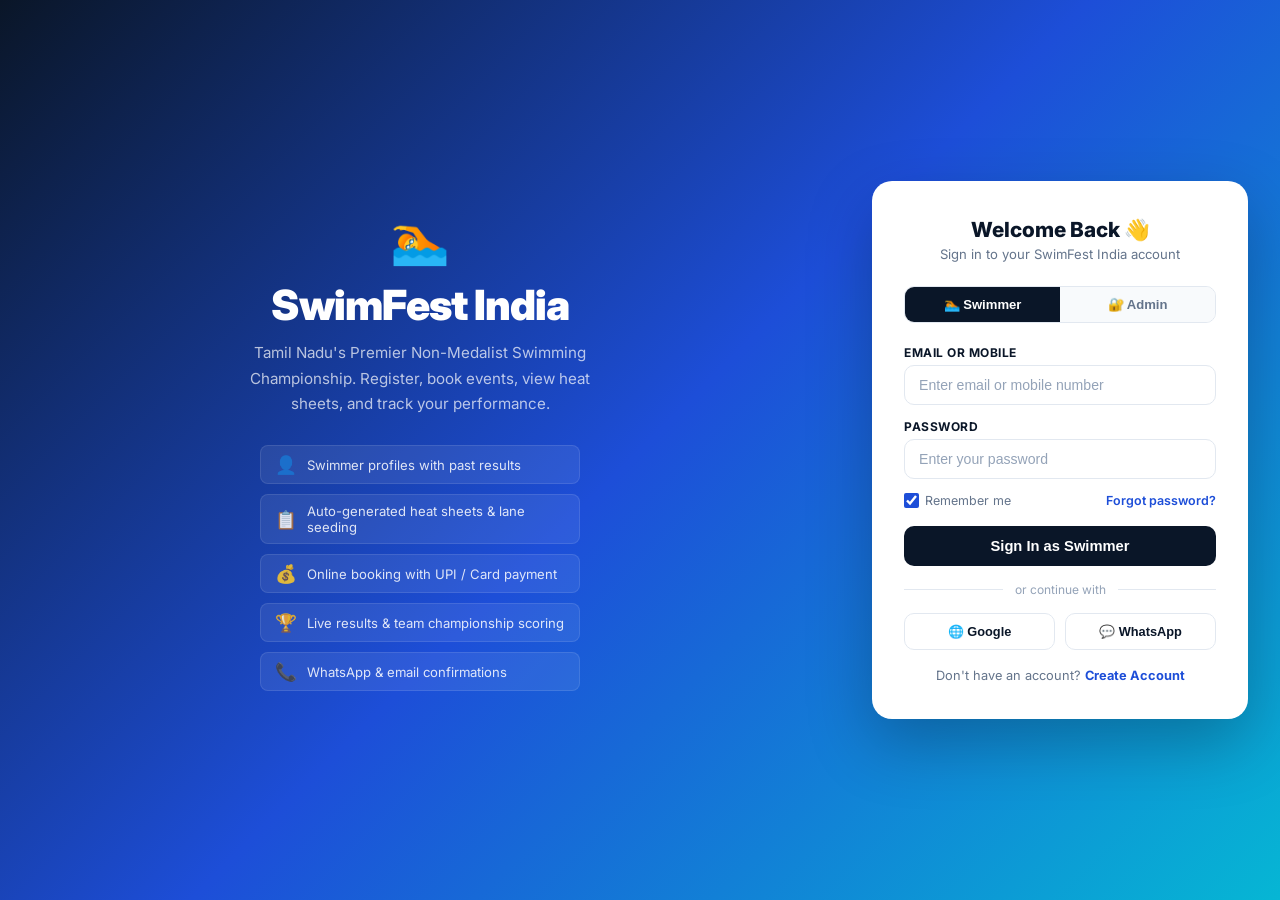
<file: player.html>
<!DOCTYPE html>
<html lang="en">
<head>
  <meta charset="UTF-8"/>
  <meta name="viewport" content="width=device-width,initial-scale=1.0"/>
  <title>Player Profile — SwimFest India</title>
  <link rel="stylesheet" href="home.css?v=99"/>
  <link rel="stylesheet" href="player.css?v=99"/>
  <link rel="stylesheet" href="3d-styles.css?v=1"/>
  <link href="https://fonts.googleapis.com/css2?family=Inter:wght@400;500;600;700;800;900&display=swap" rel="stylesheet"/>
</head>
<body class="page-has-canvas" data-page="player">

<!-- 3D Water Particle Background -->
<canvas id="waterCanvas" style="display:none"></canvas>
<div class="float-container" aria-hidden="true" style="display:none"></div>

<!-- NAV -->
<nav class="nav">
<script>
  if (!localStorage.getItem('swimmer_id') || localStorage.getItem('swimmer_id') === '') {
    window.location.href = 'login.html';
  }
</script>
  <div class="nav-inner">
    <a href="index.html" class="nav-logo">
      <span class="nav-logo-wave">&#127946;</span> SwimFest India
    </a>
    <ul class="nav-links">
      <li><a href="index.html">Home</a></li>
      <li><a href="index.html#events">Events</a></li>
      <li><a href="player.html" class="active">My Profile</a></li>
      <li><a href="index.html#results">Results</a></li>
      <li><a href="index.html#contact">Contact</a></li>
    </ul>
    <div class="nav-actions">
      <a href="index.html" class="nav-cta" style="text-decoration:none">&#8592; Back to Home</a>
      <button class="nav-ham" id="navHam">&#9776;</button>
    </div>
  </div>
  <ul class="nav-mob" id="navMob">
    <li><a href="index.html">Home</a></li>
    <li><a href="player.html">My Profile</a></li>
    <li><a href="index.html#contact">Contact</a></li>
  </ul>
</nav>

<!-- PROFILE HERO BANNER -->
<div class="pp-hero" style="background:linear-gradient(135deg,#0a1628 0%,#1d4ed8 60%,#06b6d4 100%);padding:14px 20px">
  <div class="pp-hero-inner" style="max-width:1300px;margin:0 auto;display:flex;align-items:center;gap:16px">
    <div class="pp-avatar-wrap" style="position:relative;flex-shrink:0">
      <div class="pp-avatar" id="ppAvatar" style="width:52px;height:52px;border-radius:50%;background:rgba(255,255,255,.15);border:2px solid rgba(255,255,255,.4);display:flex;align-items:center;justify-content:center;font-size:1.6rem;overflow:hidden">&#127946;</div>
      <div class="pp-status-dot" style="position:absolute;bottom:0;right:0;width:12px;height:12px;border-radius:50%;background:#22c55e;border:2px solid #0a1628"></div>
    </div>
    <div class="pp-hero-info" style="flex:1;min-width:0">
      <div class="pp-hero-top" style="display:flex;align-items:center;gap:10px;margin-bottom:3px;flex-wrap:wrap">
        <h1 id="ppName" style="font-size:1.3rem;font-weight:900;color:#fff;margin:0">Swimmer</h1>
        <span class="pp-hero-id" id="ppId" style="font-size:.62rem;background:rgba(255,255,255,.15);color:rgba(255,255,255,.75);padding:2px 8px;border-radius:999px;font-family:monospace;font-weight:700"></span>
      </div>
      <div class="pp-hero-tags" style="display:flex;gap:6px;flex-wrap:wrap;margin-bottom:3px">
        <span class="pp-tag category" id="ppCategory" style="padding:2px 10px;border-radius:999px;font-size:.62rem;font-weight:700;background:rgba(255,255,255,.18);color:#fff"></span>
        <span class="pp-tag academy" id="ppAcademy" style="padding:2px 10px;border-radius:999px;font-size:.62rem;font-weight:700;background:rgba(6,182,212,.25);color:#a5f3fc"></span>
        <span style="padding:2px 10px;border-radius:999px;font-size:.62rem;font-weight:700;background:rgba(34,197,94,.2);color:#86efac">&#128994; Active</span>
      </div>
      <div class="pp-hero-meta" style="display:flex;gap:14px;flex-wrap:wrap;font-size:.68rem;color:rgba(255,255,255,.55)"></div>
    </div>
    <div class="pp-hero-actions" style="flex-shrink:0">
      <button class="pp-btn-edit" onclick="toggleEdit()" style="padding:7px 16px;background:rgba(255,255,255,.12);color:#fff;border-radius:999px;font-size:.78rem;font-weight:600;border:1.5px solid rgba(255,255,255,.3);cursor:pointer">&#9998; Edit Profile</button>
    </div>
  </div>
</div>
  </div>
</div>

<!-- STATS STRIP -->
<div class="pp-stats-strip">
  <div class="pp-stat-item">
    <span class="pp-stat-num" id="statMeets">—</span>
    <span class="pp-stat-lbl">Meets Competed</span>
  </div>
  <div class="pp-stat-div"></div>
  <div class="pp-stat-item">
    <span class="pp-stat-num" id="statEventsReg">—</span>
    <span class="pp-stat-lbl">Events Registered</span>
  </div>
  <div class="pp-stat-div"></div>
  <div class="pp-stat-item">
    <span class="pp-stat-num" id="statTop3" style="color:#f59e0b">—</span>
    <span class="pp-stat-lbl">Top 3 Finishes</span>
  </div>
  <div class="pp-stat-div"></div>
  <div class="pp-stat-item">
    <span class="pp-stat-num" id="statPB" style="color:#06b6d4">—</span>
    <span class="pp-stat-lbl" id="statPBLabel">Personal Best</span>
  </div>
</div>

<!-- MAIN PROFILE GRID -->
<div class="pp-main">

  <!-- LEFT: Personal Info + Current Registration -->
  <div class="pp-left">

    <!-- Personal Details -->
    <div class="pp-card">
      <div class="pp-card-head">&#128100; Personal Details</div>
      <div class="pp-details-grid" id="personalDetails">
        <div class="pp-detail-row"><span class="pp-dl">Full Name</span><span class="pp-dv">Arjun Kumar</span></div>
        <div class="pp-detail-row"><span class="pp-dl">Gender</span><span class="pp-dv">Boy</span></div>
        <div class="pp-detail-row"><span class="pp-dl">Date of Birth</span><span class="pp-dv">15 March 2013</span></div>
        <div class="pp-detail-row"><span class="pp-dl">Age Group</span><span class="pp-dv"><span class="ap u14">U-14</span></span></div>
        <div class="pp-detail-row"><span class="pp-dl">Swimmer ID</span><span class="pp-dv" style="font-family:monospace;color:#1d4ed8">SWM-2026-4271</span></div>
        <div class="pp-detail-row"><span class="pp-dl">Eligibility</span><span class="pp-dv" style="color:#16a34a;font-weight:700">&#9989; Non-Medalist</span></div>
      </div>
    </div>

    <!-- Parent / Guardian -->
    <div class="pp-card">
      <div class="pp-card-head">&#128222; Parent / Guardian</div>
      <div class="pp-details-grid" id="parentDetails">
        <div class="pp-detail-row"><span class="pp-dl">Name</span><span class="pp-dv">—</span></div>
        <div class="pp-detail-row"><span class="pp-dl">Relationship</span><span class="pp-dv">—</span></div>
        <div class="pp-detail-row"><span class="pp-dl">Mobile</span><span class="pp-dv">—</span></div>
        <div class="pp-detail-row"><span class="pp-dl">Email</span><span class="pp-dv">—</span></div>
      </div>
    </div>

    <!-- School -->
    <div class="pp-card">
      <div class="pp-card-head">&#128218; School</div>
      <div class="pp-details-grid" id="schoolDetails">
        <div class="pp-detail-row"><span class="pp-dl">School Name</span><span class="pp-dv">—</span></div>
        <div class="pp-detail-row"><span class="pp-dl">Board</span><span class="pp-dv">—</span></div>
        <div class="pp-detail-row"><span class="pp-dl">Class</span><span class="pp-dv">—</span></div>
      </div>
    </div>

    <!-- Academy -->
    <div class="pp-card">
      <div class="pp-card-head">&#127946; Academy</div>
      <div class="pp-details-grid">
        <div class="pp-detail-row"><span class="pp-dl">Academy</span><span class="pp-dv">—</span></div>
        <div class="pp-detail-row"><span class="pp-dl">Academy ID</span><span class="pp-dv" style="font-family:monospace">—</span></div>
      </div>
    </div>

  </div>

  <!-- CENTRE: Personal Bests + Upcoming -->
  <div class="pp-centre">

    <!-- Personal Bests -->
    <div class="pp-card">
      <div class="pp-card-head">&#9201; My Event Entries</div>
      <div id="pbContent">
        <p style="font-size:.85rem;color:#64748b;text-align:center;padding:12px 0">No event entries found.</p>
      </div>
    </div>

    <!-- Current Registration -->
    <div class="pp-card">
      <div class="pp-card-head">&#128203; Current Booking</div>
      <div id="bookingCardContent">
        <p style="font-size:.85rem;color:#64748b;text-align:center;padding:12px 0">No active booking found.</p>
      </div>
    </div>

    <!-- Certificate Download — only shows after event is completed -->
    <div class="pp-card" id="certSection" style="display:none">
      <div class="pp-card-head">&#127941; Participation Certificate</div>
      <div style="text-align:center;padding:12px 0">
        <p style="font-size:.82rem;color:#64748b;margin-bottom:12px">Congratulations! Your participation certificate is ready to download.</p>
        <a href="certificate.html" target="_blank" style="display:inline-block;padding:10px 24px;background:#0a1628;color:#fff;border-radius:999px;font-size:.85rem;font-weight:700;text-decoration:none;transition:background .18s">Download Certificate (PDF)</a>
      </div>
    </div>

  </div>

  <!-- RIGHT: Past Competition History -->
  <div class="pp-right">

    <!-- Competition History -->
    <div class="pp-card">
      <div class="pp-card-head">&#127942; Past Competition History</div>
      <div id="historyContent">
        <p style="font-size:.85rem;color:#64748b;text-align:center;padding:12px 0">No competition history found.</p>
      </div>
    </div>

    <!-- Documents -->
    <div class="pp-card">
      <div class="pp-card-head">&#128196; Required Documents</div>
      <div class="pp-docs-list">
        <div class="pp-doc-row ok"><span>&#9989;</span><span>Birth Certificate</span><span class="pp-doc-date">Please verify at check-in</span></div>
        <div class="pp-doc-row ok"><span>&#9989;</span><span>Aadhaar Card</span><span class="pp-doc-date">Please verify at check-in</span></div>
        <div class="pp-doc-row ok"><span>&#9989;</span><span>Non-Medalist Declaration</span><span class="pp-doc-date">Required on Day 1</span></div>
        <div class="pp-doc-row ok"><span>&#9989;</span><span>Parent Consent Form</span><span class="pp-doc-date">Required on Day 1</span></div>
      </div>
    </div>

  </div>
</div><!-- /.pp-main -->

<!-- FOOTER -->
<footer class="footer">
  <div class="footer-inner">
    <span class="footer-brand">&#127946; SwimFest India</span>
    <div class="footer-links">
      <a href="index.html">Home</a>
      <a href="index.html#events">Events</a>
      <a href="player.html">My Profile</a>
      <a href="index.html#contact">Contact</a>
    </div>
    <p>&copy; 2026 SwimFest India &middot; Age cut-off: 31 Dec 2026</p>
  </div>
</footer>

<script>
  const ham = document.getElementById('navHam');
  const mob = document.getElementById('navMob');
  if(ham) ham.addEventListener('click', () => mob.classList.toggle('open'));

  function toggleEdit() {
    document.getElementById('editModal').style.display = 'flex';
    // Load saved avatar into preview
    const swIdForAvatar = localStorage.getItem('swimmer_id') || '';
    const savedAv = localStorage.getItem('avatar_photo_' + swIdForAvatar);
    if (savedAv) {
      document.getElementById('editAvatarPreview').innerHTML = `<img src="${savedAv}" style="width:100%;height:100%;border-radius:50%;object-fit:cover"/>`;
    }
    // Pre-fill with current data
    const swId = localStorage.getItem('swimmer_id');
    if (!swId) return;
    fetch('/api/swimmers/' + swId)
      .then(r => r.json())
      .then(s => {
        if (!s || s.error) return;
        document.getElementById('editName').value = s.full_name || '';
        document.getElementById('editGender').value = s.gender || '';
        document.getElementById('editDob').value = s.dob || '';
        document.getElementById('editMobile').value = s.parent_mobile || '';
        document.getElementById('editEmail').value = s.parent_email || '';
        document.getElementById('editParentName').value = s.parent_name || '';
        document.getElementById('editRelationship').value = s.parent_relationship || '';
        document.getElementById('editAddress').value = s.address || '';
        document.getElementById('editSchoolName').value = s.school_name || '';
        document.getElementById('editSchoolBoard').value = s.school_board || '';
        document.getElementById('editSchoolClass').value = s.school_class || '';
      }).catch(() => {});
  }

  function handleAvatarUpload(input) {
    const file = input.files[0];
    if (!file) return;
    if (file.size > 2 * 1024 * 1024) {
      alert('Photo must be less than 2MB.');
      input.value = '';
      return;
    }
    const reader = new FileReader();
    reader.onload = function(e) {
      const swId = localStorage.getItem('swimmer_id') || '';
      document.getElementById('ppAvatar').innerHTML = `<img src="${e.target.result}" alt="Profile Photo" style="width:100%;height:100%;border-radius:50%;object-fit:cover"/>`;
      localStorage.setItem('avatar_photo_' + swId, e.target.result);
    };
    reader.readAsDataURL(file);
  }

  function previewAvatar(input) {
    const file = input.files[0];
    if (!file) return;
    if (file.size > 2 * 1024 * 1024) {
      alert('Photo must be less than 2MB.');
      input.value = '';
      return;
    }
    const reader = new FileReader();
    reader.onload = function(e) {
      const swId = localStorage.getItem('swimmer_id') || '';
      document.getElementById('editAvatarPreview').innerHTML = `<img src="${e.target.result}" style="width:100%;height:100%;border-radius:50%;object-fit:cover"/>`;
      document.getElementById('ppAvatar').innerHTML = `<img src="${e.target.result}" alt="Profile Photo" style="width:100%;height:100%;border-radius:50%;object-fit:cover"/>`;
      localStorage.setItem('avatar_photo_' + swId, e.target.result);
    };
    reader.readAsDataURL(file);
  }

  // Load saved avatar on page load
  const currentSwId = localStorage.getItem('swimmer_id') || '';
  const savedAvatar = localStorage.getItem('avatar_photo_' + currentSwId);
  if (savedAvatar) {
    document.getElementById('ppAvatar').innerHTML = `<img src="${savedAvatar}" alt="Profile Photo" style="width:100%;height:100%;border-radius:50%;object-fit:cover"/>`;
  }

  function closeEditModal() {
    document.getElementById('editModal').style.display = 'none';
  }

  function saveProfile(e) {
    e.preventDefault();
    const swId = localStorage.getItem('swimmer_id') || 'SWM-2026-FC14';
    const updates = {
      'Full Name': document.getElementById('editName').value,
      'Gender': document.getElementById('editGender').value,
      'Date of Birth': document.getElementById('editDob').value,
      'Mobile': document.getElementById('editMobile').value,
      'Address': document.getElementById('editAddress').value,
      'Parent Name': document.getElementById('editParentName').value,
      'Relationship': document.getElementById('editRelationship').value,
      'Email': document.getElementById('editEmail').value,
      'School Name': document.getElementById('editSchoolName').value,
      'School Board': document.getElementById('editSchoolBoard').value,
      'School Class': document.getElementById('editSchoolClass').value,
    };
    
    fetch('/api/swimmers/' + swId, {
      method: 'PUT',
      headers: {'Content-Type': 'application/json'},
      body: JSON.stringify(updates)
    })
    .then(() => {
      closeEditModal();
      loadProfile();
      alert('Profile updated successfully!');
    })
    .catch(() => {
      closeEditModal();
      alert('Profile saved locally.');
    });
  }

  function loadProfile() {
    const swId = localStorage.getItem('swimmer_id');
    if (!swId || swId === 'DEMO' || swId === 'ADMIN') return;
    fetch('/api/swimmers/' + swId)
      .then(r => r.json())
      .then(s => {
        if (!s || s.error) return;
        populateProfile(s);
        loadBookingData(swId);
      })
      .catch(err => console.log('Load error:', err));
  }

  function loadBookingData(swId) {
    // Load bookings for this swimmer
    fetch('/api/bookings')
      .then(r => r.json())
      .then(bookings => {
        const myBookings = bookings.filter(b => b.swimmer_id === swId);
        
        // Stats
        const totalEvents = myBookings.reduce((sum, b) => sum + (b.relay_opted ? 1 : 0), 0);
        document.getElementById('statMeets') && (document.getElementById('statMeets').textContent = myBookings.length);
        
        if (myBookings.length === 0) {
          document.getElementById('bookingCardContent').innerHTML = '<p style="font-size:.85rem;color:#64748b;text-align:center;padding:12px 0">No bookings yet. <a href="index.html" style="color:#1d4ed8;font-weight:700">Register now</a></p>';
          document.getElementById('pbContent').innerHTML = '<p style="font-size:.85rem;color:#64748b;text-align:center;padding:12px 0">No event entries yet.</p>';
          document.getElementById('historyContent').innerHTML = '<p style="font-size:.85rem;color:#64748b;text-align:center;padding:12px 0">No competition history.</p>';
          return;
        }

        // Latest booking
        const latest = myBookings[0];
        fetch('/api/bookings/' + latest.booking_id)
          .then(r => r.json())
          .then(data => {
            const b = data.booking;
            const events = data.events || [];

            // Update stats
            const statEv = document.getElementById('statEventsReg');
            if(statEv) statEv.textContent = events.length;

            // Top 3 finishes
            const top3 = events.filter(e => e.overall_place && e.overall_place <= 3).length;
            const statT3 = document.getElementById('statTop3');
            if(statT3) statT3.textContent = top3;

            // Best time
            const withTimes = events.filter(e => e.final_time && e.final_time !== 'NT');
            if(withTimes.length > 0) {
              const pb = document.getElementById('statPB');
              const pbl = document.getElementById('statPBLabel');
              if(pb) pb.textContent = withTimes[0].final_time;
              if(pbl) pbl.textContent = 'PB — ' + withTimes[0].event_name;
            } else {
              const pb = document.getElementById('statPB');
              if(pb) pb.textContent = '—';
            }

            // Current Booking card
            const evHtml = events.map(e => {
              const seed = e.seed_time && e.seed_time !== 'NT' ? `Seed: ${e.seed_time}` : 'NT';
              return `<div class="pp-bc-ev"><span class="pp-stroke-badge fs" style="background:#1d4ed8">${e.event_code||'EV'}</span><span>${e.event_name}</span><span class="pp-bc-seed">${seed}</span></div>`;
            }).join('');

            document.getElementById('bookingCardContent').innerHTML = `
              <div class="pp-booking-card">
                <div class="pp-bc-header">
                  <div>
                    <span class="pp-bc-badge nm">Non-Medalist</span>
                    <h4>${latest.name || 'Tournament'}</h4>
                  </div>
                  <span class="pp-bc-status paid">&#9989; ${b.payment_status}</span>
                </div>
                <div class="pp-bc-events">${evHtml || '<p style="font-size:.82rem;color:#64748b">No events found.</p>'}</div>
                <div class="pp-bc-footer">
                  <span>Booking ID: <strong>${b.booking_id}</strong></span>
                  <span>Total Paid: <strong>&#8377;${b.total_paid}</strong> (incl. GST)</span>
                </div>
              </div>`;

            // Event entries as "My Events" table
            document.getElementById('pbContent').innerHTML = `
              <table class="pp-pb-table">
                <thead><tr><th>Event</th><th>Seed Time</th><th>Heat</th><th>Lane</th><th>Final Time</th><th>Place</th></tr></thead>
                <tbody>${events.map(e => `
                  <tr>
                    <td>${e.event_name}</td>
                    <td class="pb-time">${e.seed_time||'NT'}</td>
                    <td>${e.heat_no||'—'}</td>
                    <td>${e.lane_no||'—'}</td>
                    <td class="pb-time">${e.final_time||'—'}</td>
                    <td>${e.overall_place ? '#'+e.overall_place : '—'}</td>
                  </tr>`).join('')}
                </tbody>
              </table>`;

            // History — group all bookings by tournament
            const histHtml = myBookings.map(bk => {
              const d = bk.created_at ? new Date(bk.created_at) : new Date();
              const mon = d.toLocaleString('en',{month:'short'}).toUpperCase();
              const yr = d.getFullYear();
              return `<div class="pp-history-item">
                <div class="pp-hi-header">
                  <div class="pp-hi-date"><span class="pp-hi-month">${mon}</span><span class="pp-hi-year">${yr}</span></div>
                  <div class="pp-hi-info"><strong>${bk.tournament_id}</strong><p>Booking: ${bk.booking_id}</p></div>
                  <span class="pp-hi-badge participated">&#9989; ${bk.payment_status}</span>
                </div>
              </div>`;
            }).join('');
            document.getElementById('historyContent').innerHTML = histHtml || '<p style="font-size:.85rem;color:#64748b;text-align:center;padding:12px 0">No history.</p>';
          }).catch(() => {});
      }).catch(() => {});
  }

  function populateProfile(s) {
    // Hero
    document.getElementById('ppName').textContent = s.full_name || '';
    document.getElementById('ppId').textContent = s.swimmer_id || '';
    document.getElementById('ppCategory').textContent = (s.age_group||'') + ' ' + (s.gender||'');

    // Personal Details
    const dob = s.dob ? new Date(s.dob).toLocaleDateString('en-IN',{day:'numeric',month:'long',year:'numeric'}) : '';
    const det = document.getElementById('personalDetails');
    if (det) {
      det.innerHTML = `
        <div class="pp-detail-row"><span class="pp-dl">Full Name</span><span class="pp-dv">${s.full_name||''}</span></div>
        <div class="pp-detail-row"><span class="pp-dl">Gender</span><span class="pp-dv">${s.gender==='Boys'?'Boy':s.gender==='Girls'?'Girl':s.gender||''}</span></div>
        <div class="pp-detail-row"><span class="pp-dl">Date of Birth</span><span class="pp-dv">${dob}</span></div>
        <div class="pp-detail-row"><span class="pp-dl">Age Group</span><span class="pp-dv">${s.age_group||''}</span></div>
        <div class="pp-detail-row"><span class="pp-dl">Nationality</span><span class="pp-dv">${s.nationality||'Indian'}</span></div>
        <div class="pp-detail-row"><span class="pp-dl">Address</span><span class="pp-dv">${s.address||'—'}</span></div>
        <div class="pp-detail-row"><span class="pp-dl">Swimmer ID</span><span class="pp-dv" style="font-family:monospace;color:#1d4ed8">${s.swimmer_id||''}</span></div>
        <div class="pp-detail-row"><span class="pp-dl">Eligibility</span><span class="pp-dv" style="color:#16a34a;font-weight:700">${s.eligibility||'Non-Medalist'}</span></div>`;
    }

    // Parent (cards[1])
    const cards = document.querySelectorAll('.pp-card');
    const parentCard = document.getElementById('parentDetails');
    if (parentCard) {
      parentCard.innerHTML = `
        <div class="pp-detail-row"><span class="pp-dl">Name</span><span class="pp-dv">${s.parent_name||'—'}</span></div>
        <div class="pp-detail-row"><span class="pp-dl">Relationship</span><span class="pp-dv">${s.parent_relationship||'—'}</span></div>
        <div class="pp-detail-row"><span class="pp-dl">Mobile</span><span class="pp-dv">${s.parent_mobile||'—'}</span></div>
        <div class="pp-detail-row"><span class="pp-dl">Email</span><span class="pp-dv">${s.parent_email||'—'}</span></div>`;
    }

    // School (cards[2])
    const schoolCard = document.getElementById('schoolDetails');
    if (schoolCard) {
      schoolCard.innerHTML = `
        <div class="pp-detail-row"><span class="pp-dl">School Name</span><span class="pp-dv">${s.school_name || '—'}</span></div>
        <div class="pp-detail-row"><span class="pp-dl">Board</span><span class="pp-dv">${s.school_board || '—'}</span></div>
        <div class="pp-detail-row"><span class="pp-dl">Class</span><span class="pp-dv">${s.school_class || '—'}</span></div>`;
    }

    // Academy (cards[3])
    if (s.academy_id) {
      fetch('/api/academies').then(r=>r.json()).then(acads => {
        const a = acads.find(x => x.academy_id === s.academy_id);
        if (!a) return;
        document.getElementById('ppAcademy').innerHTML = '&#127946; ' + a.name;
        const acadCard = cards[3];
        if (acadCard) {
          const ag = acadCard.querySelector('.pp-details-grid');
          if (ag) ag.innerHTML = `
            <div class="pp-detail-row"><span class="pp-dl">Academy</span><span class="pp-dv">${a.name}</span></div>
            <div class="pp-detail-row"><span class="pp-dl">Academy ID</span><span class="pp-dv" style="font-family:monospace">${a.academy_id}</span></div>`;
        }
      }).catch(()=>{});
    }

    // Hero meta
    const metaEl = document.querySelector('.pp-hero-meta');
    if (metaEl && s.dob) {
      const age = Math.floor((new Date('2026-12-31') - new Date(s.dob)) / (365.25*86400000));
      metaEl.innerHTML = `
        <span>Born: ${dob}</span>
        <span>Age: ${age} yrs (as of 31 Dec 2026)</span>
        <span>${s.eligibility||'Non-Medalist'} Eligible</span>`;
    }
  }

  loadProfile();

  // Show certificate only if event is completed AND this swimmer has a booking for it
  fetch('/api/tournaments').then(r=>r.json()).then(events => {
    const completed = events.find(e => e.status === 'Completed');
    if (completed) {
      const swId = localStorage.getItem('swimmer_id');
      if (!swId) return;
      // Check if this swimmer has a booking for the completed tournament
      fetch('/api/bookings').then(r=>r.json()).then(bookings => {
        const hasBooking = bookings.find(b => b.swimmer_id === swId && b.tournament_id === completed.tournament_id);
        if (hasBooking) {
          const certSec = document.getElementById('certSection');
          if (certSec) certSec.style.display = '';
        }
      }).catch(()=>{});
    }
  }).catch(() => {});
</script>

<!-- EDIT PROFILE MODAL -->
<div id="editModal" style="display:none;position:fixed;inset:0;background:rgba(10,22,40,.7);backdrop-filter:blur(4px);z-index:900;align-items:center;justify-content:center;padding:16px">
  <div style="background:#fff;border-radius:16px;width:100%;max-width:480px;max-height:90vh;overflow-y:auto;box-shadow:0 24px 64px rgba(0,0,0,.3)">
    
    <div style="background:linear-gradient(135deg,#0a1628,#1d4ed8);padding:16px 20px;border-radius:16px 16px 0 0;display:flex;justify-content:space-between;align-items:center">
      <div>
        <h3 style="color:#fff;font-size:1rem;font-weight:800;margin:0">Edit Profile</h3>
        <p style="color:rgba(255,255,255,.6);font-size:.75rem;margin:0">Update your swimmer details</p>
      </div>
      <button onclick="closeEditModal()" style="background:rgba(255,255,255,.15);border:none;color:#fff;width:32px;height:32px;border-radius:50%;font-size:1.2rem;cursor:pointer">&times;</button>
    </div>

    <form onsubmit="saveProfile(event)" style="padding:20px;display:flex;flex-direction:column;gap:12px">
      
      <!-- Photo Upload -->
      <div style="display:flex;align-items:center;gap:14px;padding-bottom:12px;border-bottom:1px solid #e2e8f0">
        <div id="editAvatarPreview" style="width:60px;height:60px;border-radius:50%;background:#f1f5f9;display:flex;align-items:center;justify-content:center;font-size:1.8rem;overflow:hidden;border:2px solid #e2e8f0;flex-shrink:0">&#127946;</div>
        <div style="flex:1">
          <label style="font-size:.75rem;font-weight:700;color:#0a1628;display:block;margin-bottom:4px">Profile Photo</label>
          <input type="file" id="editAvatarInput" accept="image/*" onchange="previewAvatar(this)" style="font-size:.75rem"/>
          <p style="font-size:.68rem;color:#64748b;margin-top:3px">JPG or PNG, max 2MB</p>
        </div>
      </div>

      <div style="display:flex;flex-direction:column;gap:4px">
        <label style="font-size:.72rem;font-weight:700;color:#0a1628">Full Name</label>
        <input type="text" id="editName" style="padding:9px 12px;border:1.5px solid #e2e8f0;border-radius:8px;font-size:.85rem"/>
      </div>

      <div style="display:flex;gap:10px">
        <div style="flex:1;display:flex;flex-direction:column;gap:4px">
          <label style="font-size:.72rem;font-weight:700;color:#0a1628">Gender</label>
          <select id="editGender" style="padding:9px 12px;border:1.5px solid #e2e8f0;border-radius:8px;font-size:.85rem">
            <option value="Boys">Boy</option>
            <option value="Girls">Girl</option>
          </select>
        </div>
        <div style="flex:1;display:flex;flex-direction:column;gap:4px">
          <label style="font-size:.72rem;font-weight:700;color:#0a1628">Date of Birth</label>
          <input type="date" id="editDob" style="padding:9px 12px;border:1.5px solid #e2e8f0;border-radius:8px;font-size:.85rem"/>
        </div>
      </div>

      <div style="display:flex;flex-direction:column;gap:4px">
        <label style="font-size:.72rem;font-weight:700;color:#0a1628">Address</label>
        <input type="text" id="editAddress" placeholder="Door No, Street, City, State, Pincode" style="padding:9px 12px;border:1.5px solid #e2e8f0;border-radius:8px;font-size:.85rem"/>
      </div>

      <hr style="border:none;border-top:1px solid #e2e8f0;margin:6px 0"/>
      <p style="font-size:.72rem;font-weight:700;color:#64748b;text-transform:uppercase;letter-spacing:.5px">School</p>

      <div style="display:flex;gap:10px">
        <div style="flex:1;display:flex;flex-direction:column;gap:4px">
          <label style="font-size:.72rem;font-weight:700;color:#0a1628">School Name</label>
          <input type="text" id="editSchoolName" placeholder="e.g. DAV Public School" style="padding:9px 12px;border:1.5px solid #e2e8f0;border-radius:8px;font-size:.85rem"/>
        </div>
        <div style="flex:1;display:flex;flex-direction:column;gap:4px">
          <label style="font-size:.72rem;font-weight:700;color:#0a1628">Board</label>
          <select id="editSchoolBoard" style="padding:9px 12px;border:1.5px solid #e2e8f0;border-radius:8px;font-size:.85rem">
            <option value="">Select</option>
            <option value="CBSE">CBSE</option>
            <option value="ICSE">ICSE</option>
            <option value="State Board">State Board</option>
            <option value="International">International (IB/IGCSE)</option>
          </select>
        </div>
      </div>
      <div style="display:flex;flex-direction:column;gap:4px">
        <label style="font-size:.72rem;font-weight:700;color:#0a1628">Class / Grade</label>
        <input type="text" id="editSchoolClass" placeholder="e.g. 8th Standard" style="padding:9px 12px;border:1.5px solid #e2e8f0;border-radius:8px;font-size:.85rem"/>
      </div>

      <hr style="border:none;border-top:1px solid #e2e8f0;margin:6px 0"/>
      <p style="font-size:.72rem;font-weight:700;color:#64748b;text-transform:uppercase;letter-spacing:.5px">Parent / Guardian</p>

      <div style="display:flex;gap:10px">
        <div style="flex:1;display:flex;flex-direction:column;gap:4px">
          <label style="font-size:.72rem;font-weight:700;color:#0a1628">Parent Name</label>
          <input type="text" id="editParentName" style="padding:9px 12px;border:1.5px solid #e2e8f0;border-radius:8px;font-size:.85rem"/>
        </div>
        <div style="flex:1;display:flex;flex-direction:column;gap:4px">
          <label style="font-size:.72rem;font-weight:700;color:#0a1628">Relationship</label>
          <select id="editRelationship" style="padding:9px 12px;border:1.5px solid #e2e8f0;border-radius:8px;font-size:.85rem">
            <option value="Father">Father</option>
            <option value="Mother">Mother</option>
            <option value="Guardian">Guardian</option>
          </select>
        </div>
      </div>

      <div style="display:flex;gap:10px">
        <div style="flex:1;display:flex;flex-direction:column;gap:4px">
          <label style="font-size:.72rem;font-weight:700;color:#0a1628">Mobile</label>
          <input type="tel" id="editMobile" style="padding:9px 12px;border:1.5px solid #e2e8f0;border-radius:8px;font-size:.85rem"/>
        </div>
        <div style="flex:1;display:flex;flex-direction:column;gap:4px">
          <label style="font-size:.72rem;font-weight:700;color:#0a1628">Email</label>
          <input type="email" id="editEmail" style="padding:9px 12px;border:1.5px solid #e2e8f0;border-radius:8px;font-size:.85rem"/>
        </div>
      </div>

      <hr style="border:none;border-top:1px solid #e2e8f0;margin:6px 0"/>
      <p style="font-size:.72rem;font-weight:700;color:#64748b;text-transform:uppercase;letter-spacing:.5px">Academy</p>

      <div style="display:flex;flex-direction:column;gap:4px">
        <label style="font-size:.72rem;font-weight:700;color:#0a1628">Academy</label>
        <select id="editAcademy" style="padding:9px 12px;border:1.5px solid #e2e8f0;border-radius:8px;font-size:.85rem">
          <option value="">Select Academy</option>
          <option value="SRM Swim Club">SRM Swim Club</option>
          <option value="Chennai Dolphins">Chennai Dolphins</option>
          <option value="Madurai Marlins">Madurai Marlins</option>
          <option value="Kattankulathur Aqua">Kattankulathur Aqua</option>
          <option value="TN Swim Academy">TN Swim Academy</option>
        </select>
      </div>

      <div style="display:flex;gap:10px;margin-top:8px">
        <button type="submit" style="flex:1;padding:11px;background:#0a1628;color:#fff;border:none;border-radius:10px;font-size:.88rem;font-weight:700;cursor:pointer">Save Changes</button>
        <button type="button" onclick="closeEditModal()" style="padding:11px 20px;background:transparent;color:#64748b;border:1.5px solid #e2e8f0;border-radius:10px;font-size:.88rem;font-weight:600;cursor:pointer">Cancel</button>
      </div>

    </form>
  </div>
</div>

<script src="3d-effects.js?v=1"></script>
</body>
</html>
</file>
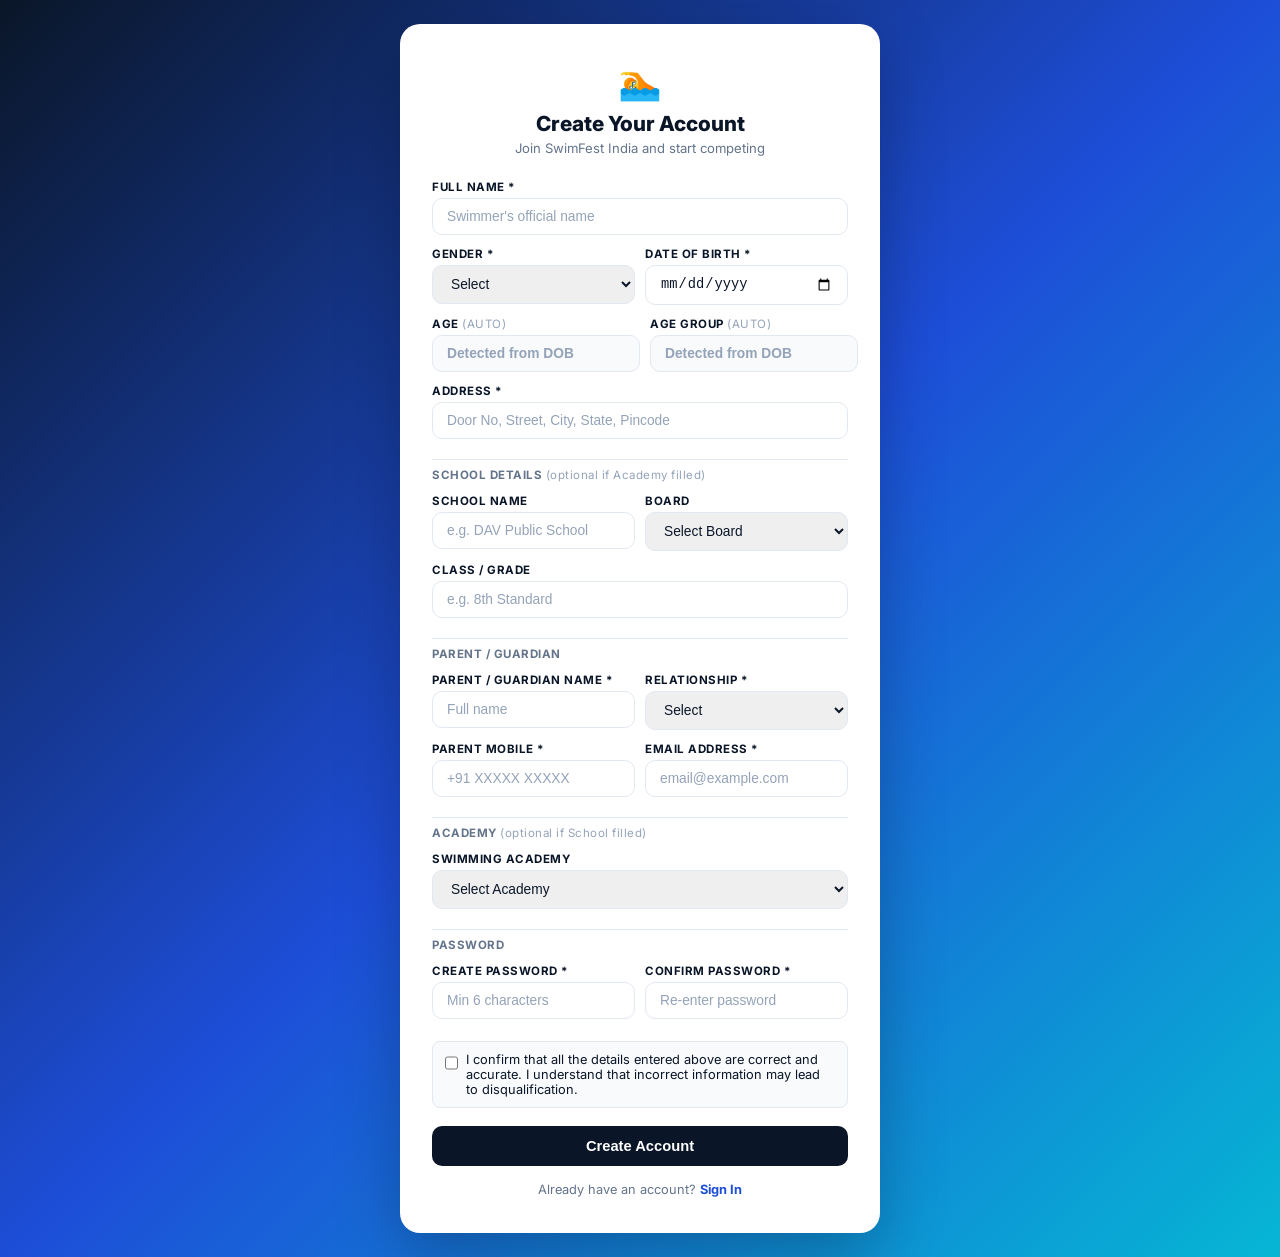
<file: signup.html>
<!DOCTYPE html>
<html lang="en">
<head>
  <meta charset="UTF-8"/>
  <meta name="viewport" content="width=device-width,initial-scale=1.0"/>
  <title>Create Account — SwimFest India</title>
  <link rel="stylesheet" href="3d-styles.css?v=1"/>
  <link href="https://fonts.googleapis.com/css2?family=Inter:wght@400;500;600;700;800;900&display=swap" rel="stylesheet"/>
  <style>
    *,*::before,*::after{box-sizing:border-box;margin:0;padding:0}
    body{font-family:'Inter',system-ui,sans-serif;min-height:100vh;display:flex;align-items:center;justify-content:center;background:linear-gradient(135deg,#0a1628 0%,#1d4ed8 50%,#06b6d4 100%);padding:24px;position:relative}
    body::before{content:'';position:absolute;inset:0;background:url('https://images.unsplash.com/photo-1530549387789-4c1017266635?w=1400&q=80') center/cover no-repeat;opacity:.12;z-index:0}

    .signup-card{position:relative;z-index:1;background:#fff;border-radius:20px;padding:36px 32px;width:100%;max-width:480px;box-shadow:0 24px 64px rgba(0,0,0,.25)}
    .signup-header{text-align:center;margin-bottom:24px}
    .signup-header .logo{font-size:2.2rem;margin-bottom:8px}
    .signup-header h2{font-size:1.3rem;font-weight:800;color:#0a1628;margin-bottom:4px}
    .signup-header p{font-size:.82rem;color:#64748b}

    .signup-form{display:flex;flex-direction:column;gap:12px}
    .form-grp{display:flex;flex-direction:column;gap:4px}
    .form-grp label{font-size:.72rem;font-weight:700;color:#0a1628;text-transform:uppercase;letter-spacing:.5px}
    .form-grp input,.form-grp select{padding:10px 14px;border:1.5px solid #e2e8f0;border-radius:10px;font-size:.86rem;color:#0a1628;transition:border-color .18s}
    .form-grp input:focus,.form-grp select:focus{outline:none;border-color:#1d4ed8;box-shadow:0 0 0 3px rgba(29,78,216,.1)}
    .form-grp input::placeholder{color:#94a3b8}
    .form-row{display:flex;gap:10px}
    .form-row .form-grp{flex:1}

    .btn-signup{padding:12px;background:#0a1628;color:#fff;border:none;border-radius:10px;font-size:.92rem;font-weight:800;cursor:pointer;transition:background .18s,transform .15s;margin-top:6px}
    .btn-signup:hover{background:#1d4ed8;transform:translateY(-1px)}

    .signup-footer{text-align:center;margin-top:16px;font-size:.8rem;color:#64748b}
    .signup-footer a{color:#1d4ed8;font-weight:700;text-decoration:none}
    .signup-footer a:hover{text-decoration:underline}

    .signup-success{display:none;text-align:center;padding:20px 0}
    .signup-success .check{font-size:3rem;margin-bottom:12px}
    .signup-success h3{font-size:1.1rem;font-weight:800;color:#16a34a;margin-bottom:6px}
    .signup-success p{font-size:.82rem;color:#64748b;margin-bottom:14px}
    .signup-success .btn-login{padding:10px 28px;background:#1d4ed8;color:#fff;border:none;border-radius:999px;font-size:.88rem;font-weight:700;cursor:pointer;text-decoration:none;display:inline-block}
    .signup-success .btn-login:hover{background:#3b82f6}

    @media(max-width:480px){.signup-card{padding:24px 18px}.form-row{flex-direction:column}}
  </style>
</head>
<body class="page-has-canvas" data-page="signup">

<!-- 3D Water Particle Background -->
<canvas id="waterCanvas" style="display:none"></canvas>
<div class="float-container" aria-hidden="true" style="display:none"></div>

<div class="signup-card form-card-3d">
  <div class="signup-header">
    <div class="logo">&#127946;</div>
    <h2>Create Your Account</h2>
    <p>Join SwimFest India and start competing</p>
  </div>

  <form class="signup-form" id="signupForm" onsubmit="handleSignup(event)">
    <div class="form-grp">
      <label>Full Name *</label>
      <input type="text" id="suName" placeholder="Swimmer's official name" required/>
    </div>

    <div class="form-row">
      <div class="form-grp">
        <label>Gender *</label>
        <select id="suGender" required>
          <option value="">Select</option>
          <option value="Boys">Boy</option>
          <option value="Girls">Girl</option>
        </select>
      </div>
      <div class="form-grp">
        <label>Date of Birth *</label>
        <input type="date" id="suDob" min="2010-01-01" max="2017-12-31" required onchange="showAge()"/>
      </div>
    </div>

    <div class="form-row">
      <div class="form-grp">
        <label>Age <span style="font-weight:400;color:#94a3b8">(auto)</span></label>
        <input type="text" id="suAge" readonly placeholder="Detected from DOB" style="background:#f8fafc;color:#1d4ed8;font-weight:700"/>
      </div>
      <div class="form-grp">
        <label>Age Group <span style="font-weight:400;color:#94a3b8">(auto)</span></label>
        <input type="text" id="suAgeGroup" readonly placeholder="Detected from DOB" style="background:#f8fafc;color:#1d4ed8;font-weight:700"/>
      </div>
    </div>

    <div class="form-grp">
      <label>Address *</label>
      <input type="text" id="suAddress" placeholder="Door No, Street, City, State, Pincode" required/>
    </div>

    <p style="font-size:.72rem;font-weight:700;color:#64748b;text-transform:uppercase;letter-spacing:.5px;margin-top:8px;padding-top:8px;border-top:1px solid #e2e8f0">School Details <span style="font-weight:400;text-transform:none;color:#94a3b8">(optional if Academy filled)</span></p>

    <div class="form-row">
      <div class="form-grp">
        <label>School Name</label>
        <input type="text" id="suSchoolName" placeholder="e.g. DAV Public School"/>
      </div>
      <div class="form-grp">
        <label>Board</label>
        <select id="suSchoolBoard">
          <option value="">Select Board</option>
          <option value="CBSE">CBSE</option>
          <option value="ICSE">ICSE</option>
          <option value="State Board">State Board</option>
          <option value="International">International (IB/IGCSE)</option>
        </select>
      </div>
    </div>

    <div class="form-grp">
      <label>Class / Grade</label>
      <input type="text" id="suSchoolClass" placeholder="e.g. 8th Standard"/>
    </div>

    <p style="font-size:.72rem;font-weight:700;color:#64748b;text-transform:uppercase;letter-spacing:.5px;margin-top:8px;padding-top:8px;border-top:1px solid #e2e8f0">Parent / Guardian</p>

    <div class="form-row">
      <div class="form-grp">
        <label>Parent / Guardian Name *</label>
        <input type="text" id="suParentName" placeholder="Full name" required/>
      </div>
      <div class="form-grp">
        <label>Relationship *</label>
        <select id="suRelationship" required>
          <option value="">Select</option>
          <option>Father</option>
          <option>Mother</option>
          <option>Guardian</option>
        </select>
      </div>
    </div>

    <div class="form-row">
      <div class="form-grp">
        <label>Parent Mobile *</label>
        <input type="tel" id="suMobile" placeholder="+91 XXXXX XXXXX" required/>
      </div>
      <div class="form-grp">
        <label>Email Address *</label>
        <input type="email" id="suEmail" placeholder="email@example.com" required/>
      </div>
    </div>

    <p style="font-size:.72rem;font-weight:700;color:#64748b;text-transform:uppercase;letter-spacing:.5px;margin-top:8px;padding-top:8px;border-top:1px solid #e2e8f0">Academy <span style="font-weight:400;text-transform:none;color:#94a3b8">(optional if School filled)</span></p>

    <div class="form-grp">
      <label>Swimming Academy</label>
      <select id="suAcademy">
        <option value="">Select Academy</option>
        <option>SRM Swim Club</option>
        <option>Chennai Dolphins</option>
        <option>Madurai Marlins</option>
        <option>Kattankulathur Aqua</option>
        <option>TN Swim Academy</option>
        <option value="Other">Other</option>
      </select>
    </div>

    <p style="font-size:.72rem;font-weight:700;color:#64748b;text-transform:uppercase;letter-spacing:.5px;margin-top:8px;padding-top:8px;border-top:1px solid #e2e8f0">Password</p>

    <div class="form-row">
      <div class="form-grp">
        <label>Create Password *</label>
        <input type="password" id="suPassword" placeholder="Min 6 characters" minlength="6" required/>
      </div>
      <div class="form-grp">
        <label>Confirm Password *</label>
        <input type="password" id="suConfirm" placeholder="Re-enter password" minlength="6" required/>
      </div>
    </div>

    <div style="margin-top:10px;padding:10px 12px;background:#f8fafc;border:1px solid #e2e8f0;border-radius:8px">
      <label style="display:flex;align-items:flex-start;gap:8px;font-size:.8rem;color:#0a1628;cursor:pointer">
        <input type="checkbox" id="suConfirmCheck" required style="width:18px;height:18px;margin-top:2px;accent-color:#1d4ed8"/>
        <span>I confirm that all the details entered above are correct and accurate. I understand that incorrect information may lead to disqualification.</span>
      </label>
    </div>

    <button type="submit" class="btn-signup">Create Account</button>
  </form>

  <div class="signup-footer">
    Already have an account? <a href="login.html">Sign In</a>
  </div>

  <div class="signup-success" id="signupSuccess">
    <div class="check">&#9989;</div>
    <h3>Account Created!</h3>
    <p>Your swimmer ID has been generated. You can now login and book events.</p>
    <a href="login.html" class="btn-login">Go to Login &#8594;</a>
  </div>
</div>

<script>
function handleSignup(e) {
  e.preventDefault();
  const pw  = document.getElementById('suPassword').value;
  const cpw = document.getElementById('suConfirm').value;

  if (pw !== cpw) {
    alert('Passwords do not match. Please re-enter.');
    return;
  }

  // Validate: at least school or academy must be filled
  const schoolName = document.getElementById('suSchoolName').value.trim();
  const academy = document.getElementById('suAcademy').value;
  if (!schoolName && !academy) {
    alert('Please fill at least School Name or Swimming Academy.');
    return;
  }

  // Pre-submission popup — reconfirm phone and swimmer details
  const phone = document.getElementById('suMobile').value.trim();
  const name = document.getElementById('suName').value.trim();
  const email = document.getElementById('suEmail').value.trim();
  const confirmed = confirm(
    `Please reconfirm your details:\n\n` +
    `Name: ${name}\n` +
    `Phone: ${phone}\n` +
    `Email: ${email}\n\n` +
    `Are these details correct?`
  );
  if (!confirmed) return;

  const data = {
    full_name: document.getElementById('suName').value.trim(),
    gender: document.getElementById('suGender').value,
    dob: document.getElementById('suDob').value,
    address: document.getElementById('suAddress').value.trim(),
    school_name: document.getElementById('suSchoolName').value.trim(),
    school_board: document.getElementById('suSchoolBoard').value,
    school_class: document.getElementById('suSchoolClass').value.trim(),
    parent_name: document.getElementById('suParentName').value.trim(),
    parent_relationship: document.getElementById('suRelationship').value,
    parent_mobile: document.getElementById('suMobile').value.trim(),
    parent_email: document.getElementById('suEmail').value.trim(),
    academy_id: document.getElementById('suAcademy').value,
    institution_type: 'Academy',
    password: pw
  };

  fetch('/api/swimmers', {
    method: 'POST',
    headers: {'Content-Type': 'application/json'},
    body: JSON.stringify(data)
  })
  .then(r => r.json())
  .then(res => {
    if (res.swimmer_id) {
      document.getElementById('signupForm').style.display = 'none';
      document.querySelector('.signup-footer').style.display = 'none';
      const success = document.getElementById('signupSuccess');
      success.style.display = '';
      success.querySelector('p').textContent = `Swimmer ID: ${res.swimmer_id} | Age Group: ${res.age_group}. Redirecting to login...`;
      // Auto-redirect to login after 2 seconds
      setTimeout(() => { window.location.href = 'login.html'; }, 2000);
    } else {
      alert('Error: ' + (res.error || 'Could not create account'));
    }
  })
  .catch(() => {
    // Fallback if backend not running
    document.getElementById('signupForm').style.display = 'none';
    document.querySelector('.signup-footer').style.display = 'none';
    document.getElementById('signupSuccess').style.display = '';
    setTimeout(() => { window.location.href = 'login.html'; }, 2000);
  });
}

function showAge() {
  const dob = document.getElementById('suDob').value;
  if (!dob) return;
  const birthDate = new Date(dob);
  const today = new Date();
  let age = today.getFullYear() - birthDate.getFullYear();
  const m = today.getMonth() - birthDate.getMonth();
  if (m < 0 || (m === 0 && today.getDate() < birthDate.getDate())) age--;
  // Determine age group
  const y = parseInt(dob.split('-')[0]);
  let ageGroup = '';
  if (y >= 2016 && y <= 2017) ageGroup = 'U-10';
  else if (y >= 2014 && y <= 2015) ageGroup = 'U-12';
  else if (y >= 2012 && y <= 2013) ageGroup = 'U-14';
  else if (y >= 2010 && y <= 2011) ageGroup = 'U-16';
  else ageGroup = 'Not Eligible';
  
  const ageEl = document.getElementById('suAge');
  const groupEl = document.getElementById('suAgeGroup');
  if(ageEl) ageEl.value = age + ' years';
  if(groupEl) {
    groupEl.value = ageGroup;
    groupEl.style.color = ageGroup === 'Not Eligible' ? '#dc2626' : '#1d4ed8';
  }
}
</script>

<script src="3d-effects.js?v=1"></script>
</body>
</html>
</file>
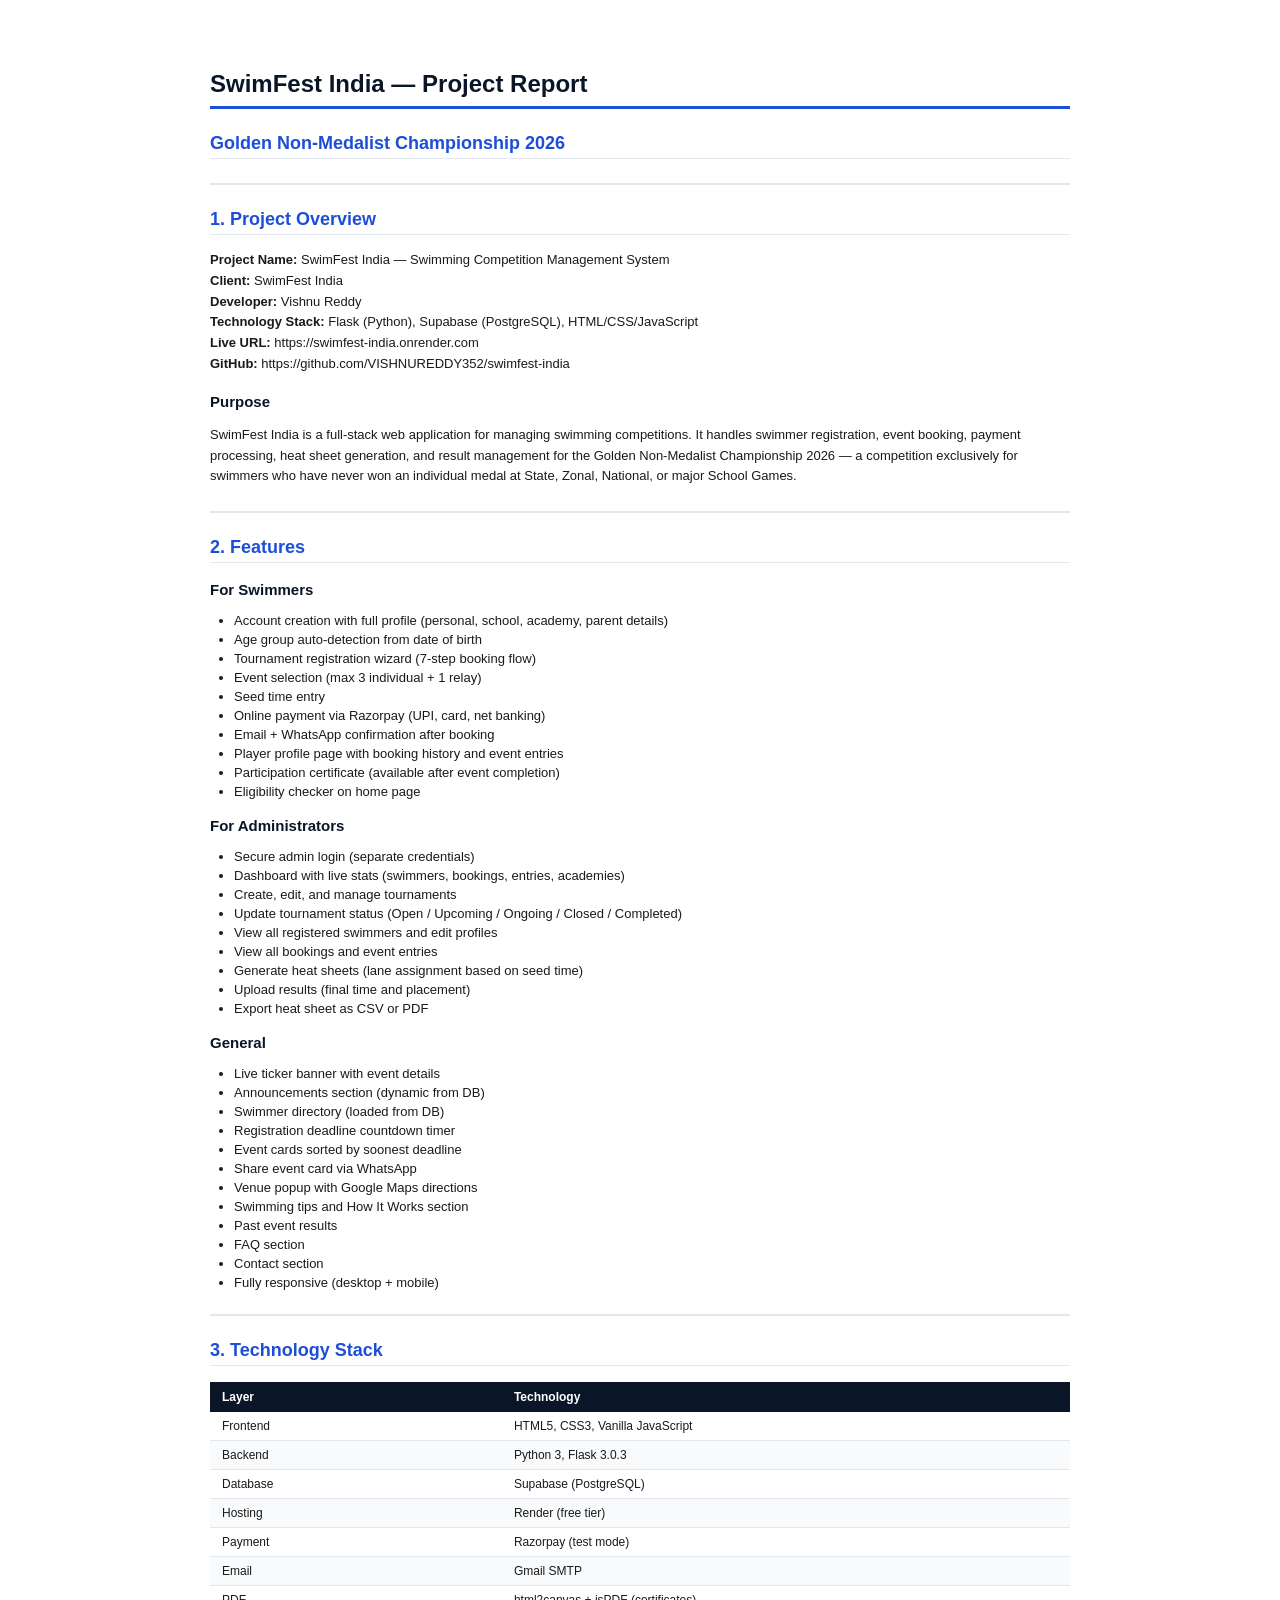
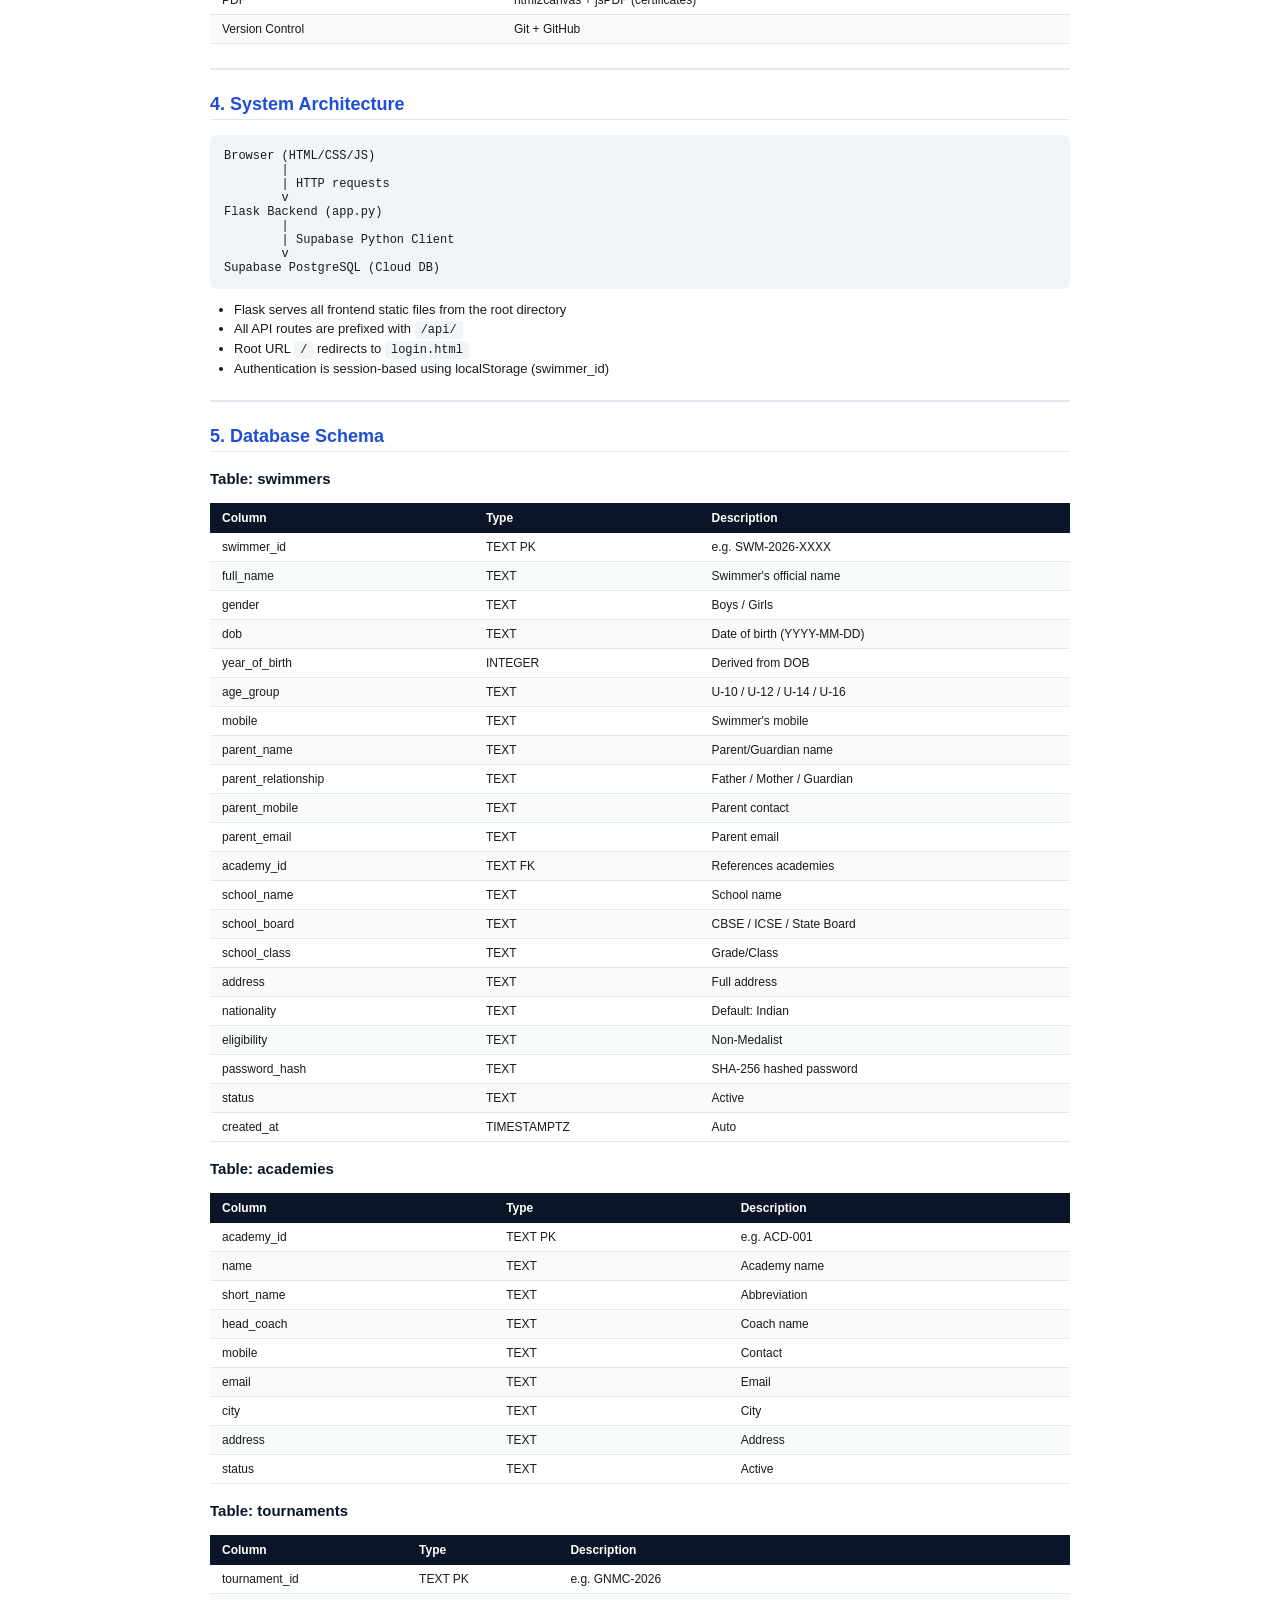
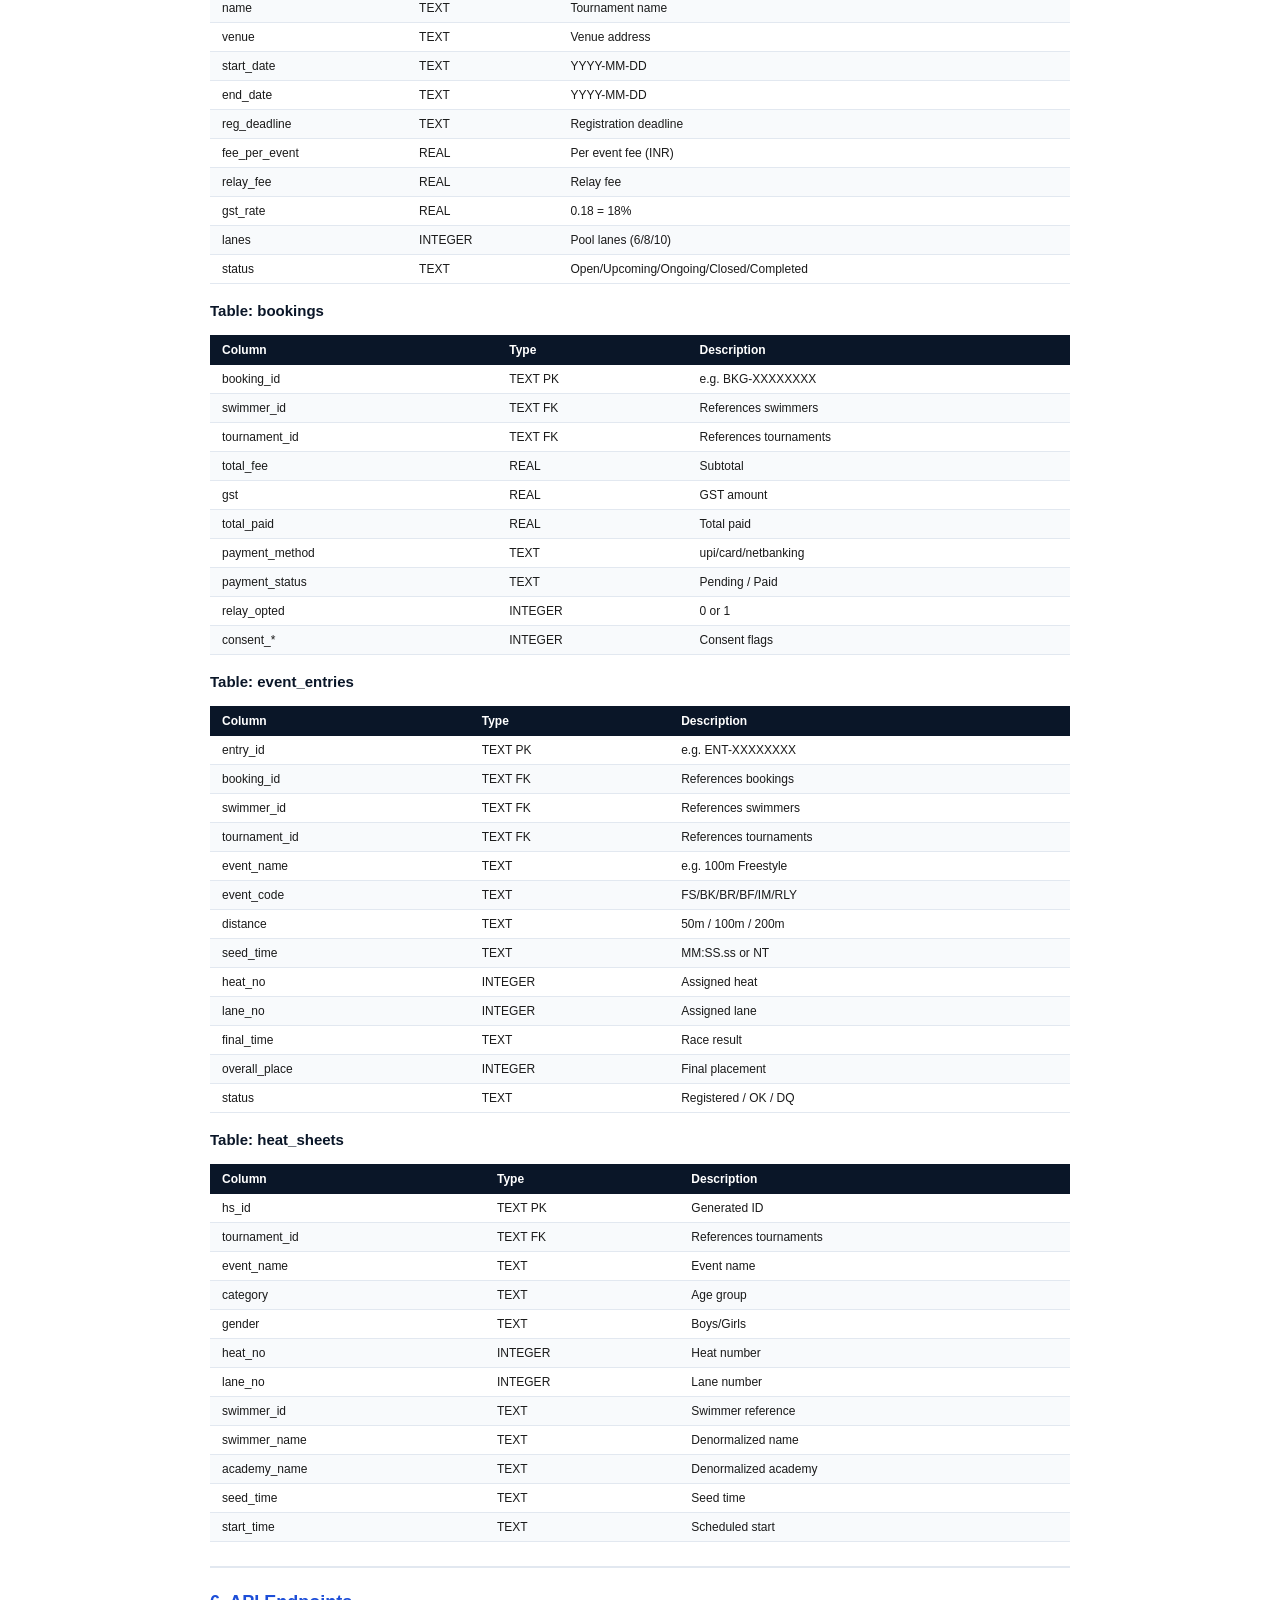
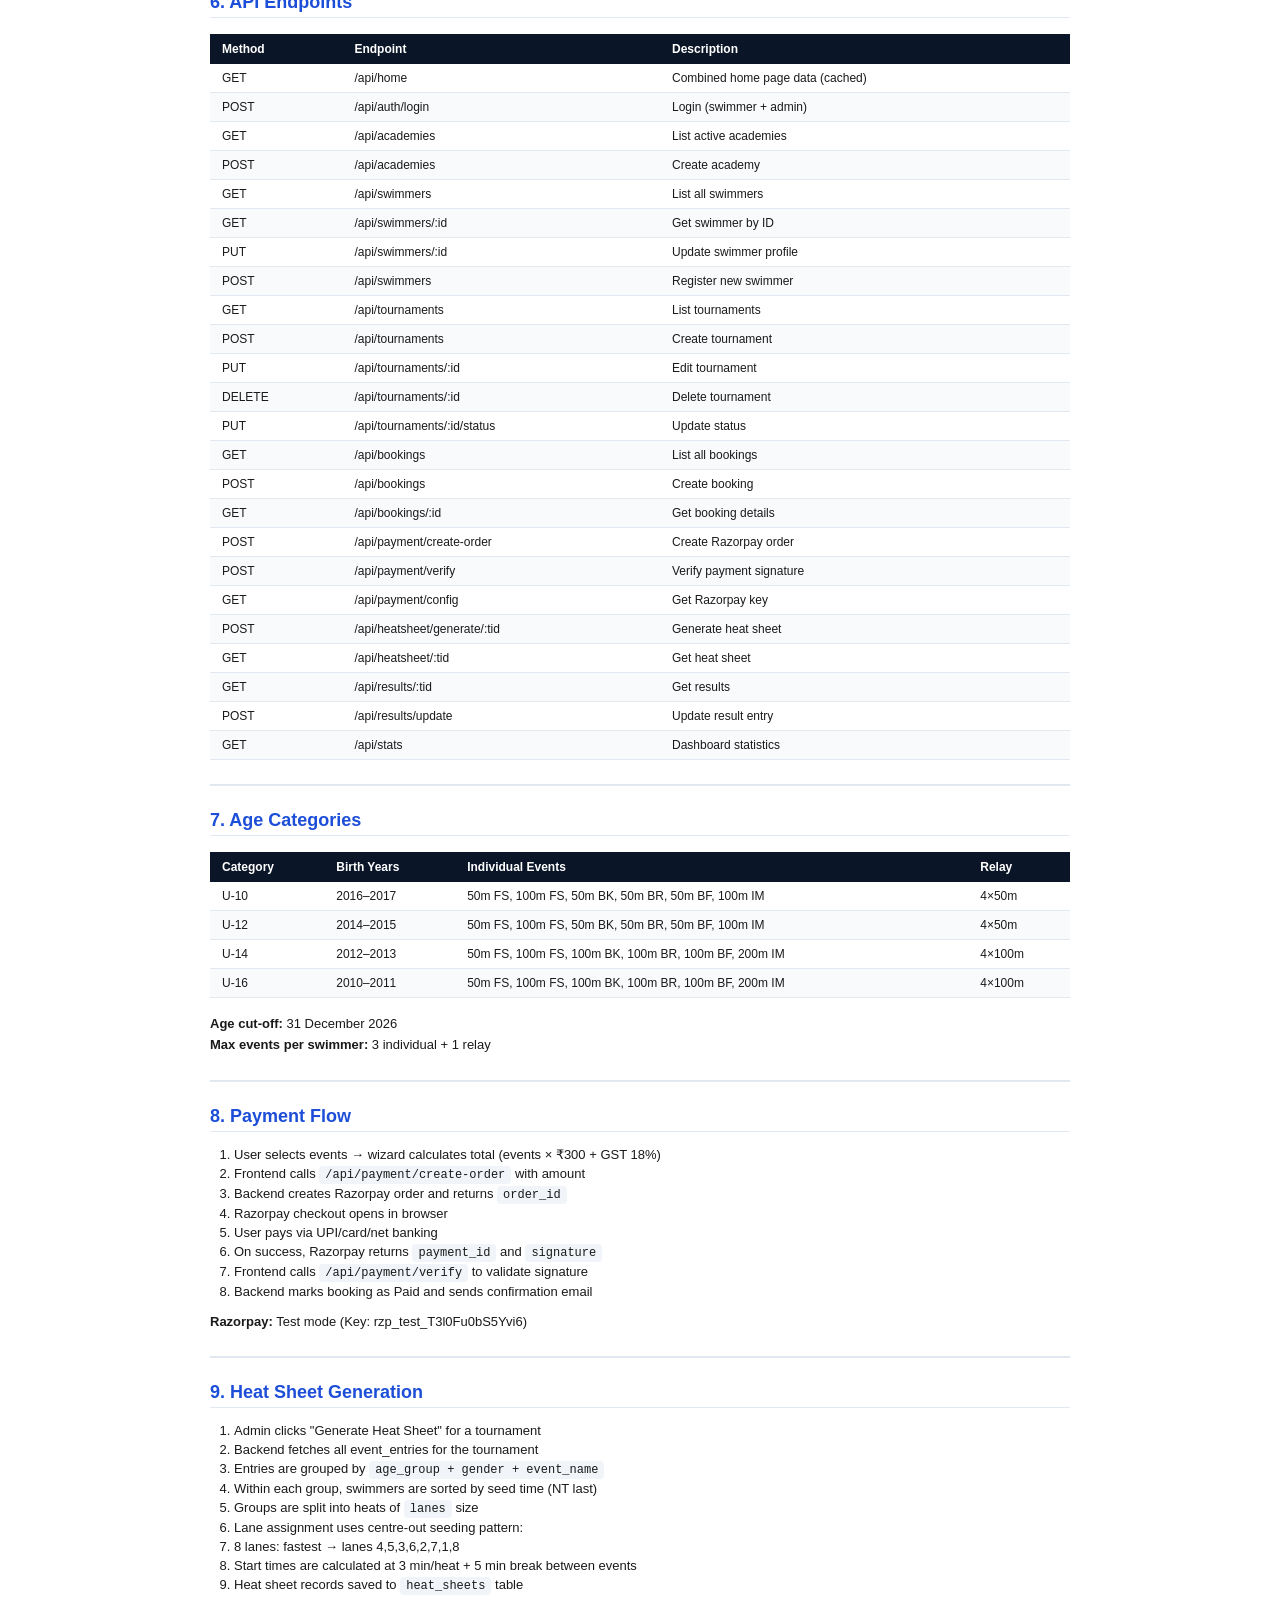
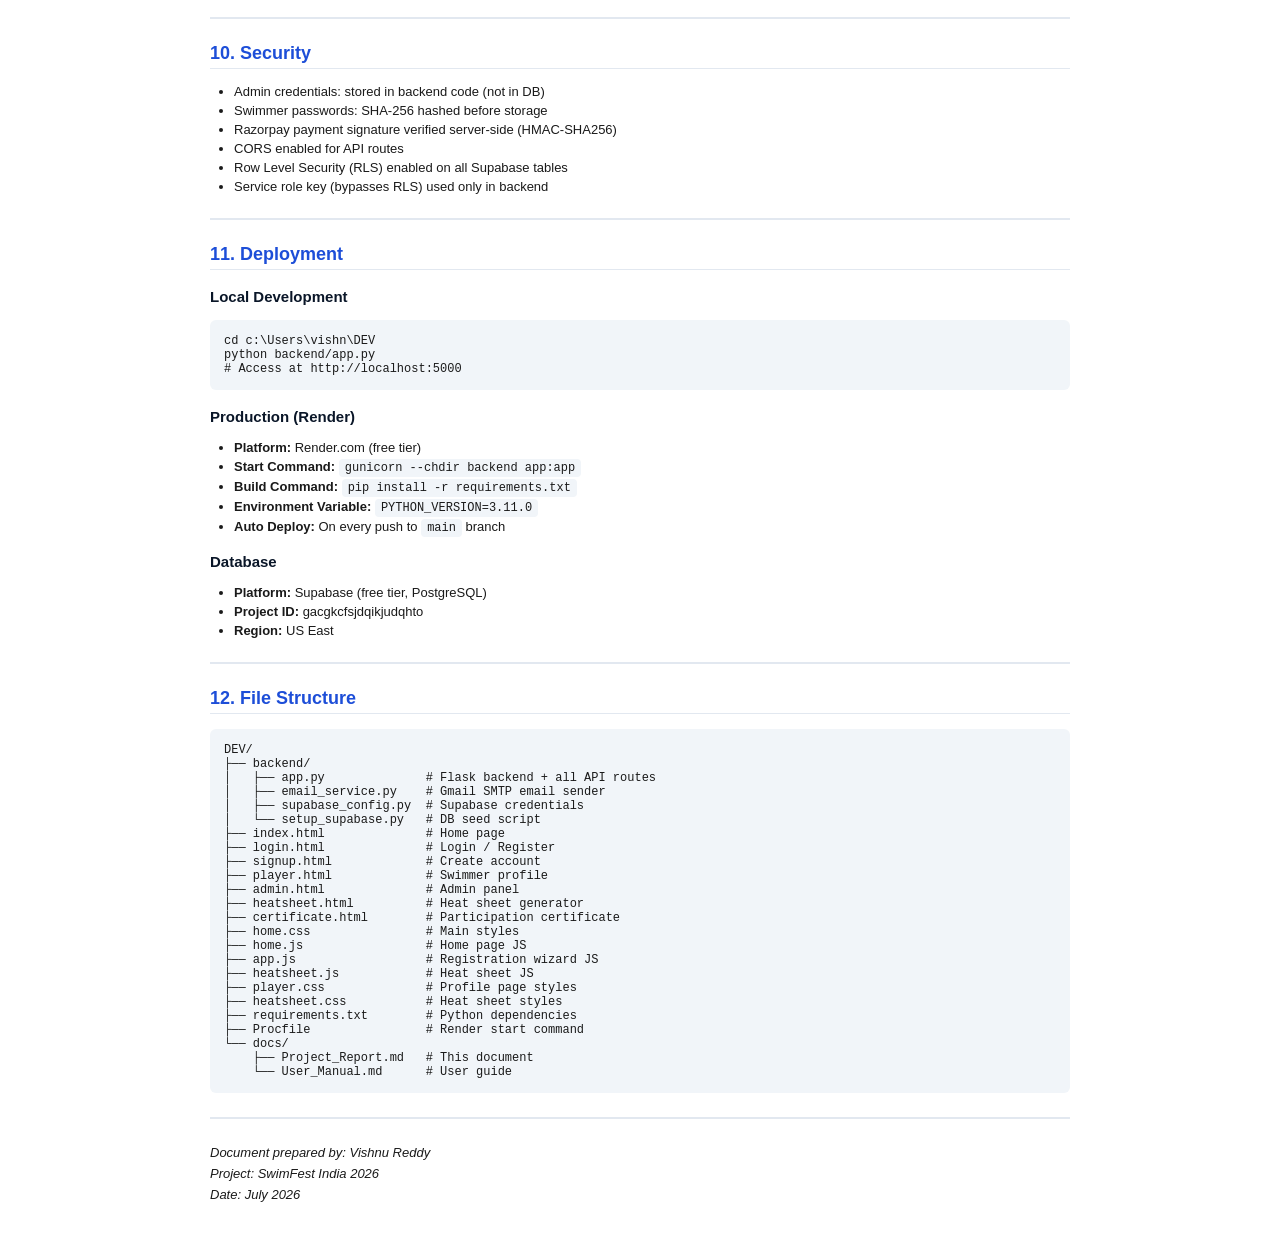
<file: docs/Project_Report.html>
<!DOCTYPE html>
<html>
<head>
  <meta charset="UTF-8"/>
  <title>Project_Report</title>
  
<style>
  body { font-family: 'Segoe UI', Arial, sans-serif; font-size: 13px; color: #1a1a1a; margin: 0; padding: 0; }
  .page { max-width: 860px; margin: 0 auto; padding: 40px 50px; }
  h1 { color: #0a1628; font-size: 24px; border-bottom: 3px solid #1d4ed8; padding-bottom: 8px; margin-top: 30px; }
  h2 { color: #1d4ed8; font-size: 18px; margin-top: 24px; border-bottom: 1px solid #e2e8f0; padding-bottom: 4px; }
  h3 { color: #0a1628; font-size: 15px; margin-top: 18px; }
  table { width: 100%; border-collapse: collapse; margin: 16px 0; font-size: 12px; }
  th { background: #0a1628; color: white; padding: 8px 12px; text-align: left; }
  td { padding: 7px 12px; border-bottom: 1px solid #e2e8f0; }
  tr:nth-child(even) td { background: #f8fafc; }
  code { background: #f1f5f9; padding: 2px 6px; border-radius: 4px; font-family: monospace; font-size: 12px; }
  pre { background: #f1f5f9; padding: 14px; border-radius: 6px; overflow-x: auto; font-size: 12px; }
  pre code { background: none; padding: 0; }
  blockquote { border-left: 4px solid #1d4ed8; margin: 12px 0; padding: 8px 16px; background: #eff6ff; color: #374151; }
  hr { border: none; border-top: 2px solid #e2e8f0; margin: 24px 0; }
  ul, ol { padding-left: 24px; }
  li { margin-bottom: 4px; }
  p { line-height: 1.6; margin: 8px 0; }
  @media print {
    @page { size: A4; margin: 15mm 15mm; }
    body { -webkit-print-color-adjust: exact; print-color-adjust: exact; }
    h1, h2 { page-break-after: avoid; }
    table { page-break-inside: avoid; }
  }
</style>

</head>
<body>
<div class="page">
<h1>SwimFest India — Project Report</h1>
<h2>Golden Non-Medalist Championship 2026</h2>
<hr />
<h2>1. Project Overview</h2>
<p><strong>Project Name:</strong> SwimFest India — Swimming Competition Management System<br />
<strong>Client:</strong> SwimFest India<br />
<strong>Developer:</strong> Vishnu Reddy<br />
<strong>Technology Stack:</strong> Flask (Python), Supabase (PostgreSQL), HTML/CSS/JavaScript<br />
<strong>Live URL:</strong> https://swimfest-india.onrender.com<br />
<strong>GitHub:</strong> https://github.com/VISHNUREDDY352/swimfest-india  </p>
<h3>Purpose</h3>
<p>SwimFest India is a full-stack web application for managing swimming competitions. It handles swimmer registration, event booking, payment processing, heat sheet generation, and result management for the Golden Non-Medalist Championship 2026 — a competition exclusively for swimmers who have never won an individual medal at State, Zonal, National, or major School Games.</p>
<hr />
<h2>2. Features</h2>
<h3>For Swimmers</h3>
<ul>
<li>Account creation with full profile (personal, school, academy, parent details)</li>
<li>Age group auto-detection from date of birth</li>
<li>Tournament registration wizard (7-step booking flow)</li>
<li>Event selection (max 3 individual + 1 relay)</li>
<li>Seed time entry</li>
<li>Online payment via Razorpay (UPI, card, net banking)</li>
<li>Email + WhatsApp confirmation after booking</li>
<li>Player profile page with booking history and event entries</li>
<li>Participation certificate (available after event completion)</li>
<li>Eligibility checker on home page</li>
</ul>
<h3>For Administrators</h3>
<ul>
<li>Secure admin login (separate credentials)</li>
<li>Dashboard with live stats (swimmers, bookings, entries, academies)</li>
<li>Create, edit, and manage tournaments</li>
<li>Update tournament status (Open / Upcoming / Ongoing / Closed / Completed)</li>
<li>View all registered swimmers and edit profiles</li>
<li>View all bookings and event entries</li>
<li>Generate heat sheets (lane assignment based on seed time)</li>
<li>Upload results (final time and placement)</li>
<li>Export heat sheet as CSV or PDF</li>
</ul>
<h3>General</h3>
<ul>
<li>Live ticker banner with event details</li>
<li>Announcements section (dynamic from DB)</li>
<li>Swimmer directory (loaded from DB)</li>
<li>Registration deadline countdown timer</li>
<li>Event cards sorted by soonest deadline</li>
<li>Share event card via WhatsApp</li>
<li>Venue popup with Google Maps directions</li>
<li>Swimming tips and How It Works section</li>
<li>Past event results</li>
<li>FAQ section</li>
<li>Contact section</li>
<li>Fully responsive (desktop + mobile)</li>
</ul>
<hr />
<h2>3. Technology Stack</h2>
<table>
<thead>
<tr>
<th>Layer</th>
<th>Technology</th>
</tr>
</thead>
<tbody>
<tr>
<td>Frontend</td>
<td>HTML5, CSS3, Vanilla JavaScript</td>
</tr>
<tr>
<td>Backend</td>
<td>Python 3, Flask 3.0.3</td>
</tr>
<tr>
<td>Database</td>
<td>Supabase (PostgreSQL)</td>
</tr>
<tr>
<td>Hosting</td>
<td>Render (free tier)</td>
</tr>
<tr>
<td>Payment</td>
<td>Razorpay (test mode)</td>
</tr>
<tr>
<td>Email</td>
<td>Gmail SMTP</td>
</tr>
<tr>
<td>PDF</td>
<td>html2canvas + jsPDF (certificates)</td>
</tr>
<tr>
<td>Version Control</td>
<td>Git + GitHub</td>
</tr>
</tbody>
</table>
<hr />
<h2>4. System Architecture</h2>
<pre><code>Browser (HTML/CSS/JS)
        |
        | HTTP requests
        v
Flask Backend (app.py)
        |
        | Supabase Python Client
        v
Supabase PostgreSQL (Cloud DB)
</code></pre>
<ul>
<li>Flask serves all frontend static files from the root directory</li>
<li>All API routes are prefixed with <code>/api/</code></li>
<li>Root URL <code>/</code> redirects to <code>login.html</code></li>
<li>Authentication is session-based using localStorage (swimmer_id)</li>
</ul>
<hr />
<h2>5. Database Schema</h2>
<h3>Table: swimmers</h3>
<table>
<thead>
<tr>
<th>Column</th>
<th>Type</th>
<th>Description</th>
</tr>
</thead>
<tbody>
<tr>
<td>swimmer_id</td>
<td>TEXT PK</td>
<td>e.g. SWM-2026-XXXX</td>
</tr>
<tr>
<td>full_name</td>
<td>TEXT</td>
<td>Swimmer's official name</td>
</tr>
<tr>
<td>gender</td>
<td>TEXT</td>
<td>Boys / Girls</td>
</tr>
<tr>
<td>dob</td>
<td>TEXT</td>
<td>Date of birth (YYYY-MM-DD)</td>
</tr>
<tr>
<td>year_of_birth</td>
<td>INTEGER</td>
<td>Derived from DOB</td>
</tr>
<tr>
<td>age_group</td>
<td>TEXT</td>
<td>U-10 / U-12 / U-14 / U-16</td>
</tr>
<tr>
<td>mobile</td>
<td>TEXT</td>
<td>Swimmer's mobile</td>
</tr>
<tr>
<td>parent_name</td>
<td>TEXT</td>
<td>Parent/Guardian name</td>
</tr>
<tr>
<td>parent_relationship</td>
<td>TEXT</td>
<td>Father / Mother / Guardian</td>
</tr>
<tr>
<td>parent_mobile</td>
<td>TEXT</td>
<td>Parent contact</td>
</tr>
<tr>
<td>parent_email</td>
<td>TEXT</td>
<td>Parent email</td>
</tr>
<tr>
<td>academy_id</td>
<td>TEXT FK</td>
<td>References academies</td>
</tr>
<tr>
<td>school_name</td>
<td>TEXT</td>
<td>School name</td>
</tr>
<tr>
<td>school_board</td>
<td>TEXT</td>
<td>CBSE / ICSE / State Board</td>
</tr>
<tr>
<td>school_class</td>
<td>TEXT</td>
<td>Grade/Class</td>
</tr>
<tr>
<td>address</td>
<td>TEXT</td>
<td>Full address</td>
</tr>
<tr>
<td>nationality</td>
<td>TEXT</td>
<td>Default: Indian</td>
</tr>
<tr>
<td>eligibility</td>
<td>TEXT</td>
<td>Non-Medalist</td>
</tr>
<tr>
<td>password_hash</td>
<td>TEXT</td>
<td>SHA-256 hashed password</td>
</tr>
<tr>
<td>status</td>
<td>TEXT</td>
<td>Active</td>
</tr>
<tr>
<td>created_at</td>
<td>TIMESTAMPTZ</td>
<td>Auto</td>
</tr>
</tbody>
</table>
<h3>Table: academies</h3>
<table>
<thead>
<tr>
<th>Column</th>
<th>Type</th>
<th>Description</th>
</tr>
</thead>
<tbody>
<tr>
<td>academy_id</td>
<td>TEXT PK</td>
<td>e.g. ACD-001</td>
</tr>
<tr>
<td>name</td>
<td>TEXT</td>
<td>Academy name</td>
</tr>
<tr>
<td>short_name</td>
<td>TEXT</td>
<td>Abbreviation</td>
</tr>
<tr>
<td>head_coach</td>
<td>TEXT</td>
<td>Coach name</td>
</tr>
<tr>
<td>mobile</td>
<td>TEXT</td>
<td>Contact</td>
</tr>
<tr>
<td>email</td>
<td>TEXT</td>
<td>Email</td>
</tr>
<tr>
<td>city</td>
<td>TEXT</td>
<td>City</td>
</tr>
<tr>
<td>address</td>
<td>TEXT</td>
<td>Address</td>
</tr>
<tr>
<td>status</td>
<td>TEXT</td>
<td>Active</td>
</tr>
</tbody>
</table>
<h3>Table: tournaments</h3>
<table>
<thead>
<tr>
<th>Column</th>
<th>Type</th>
<th>Description</th>
</tr>
</thead>
<tbody>
<tr>
<td>tournament_id</td>
<td>TEXT PK</td>
<td>e.g. GNMC-2026</td>
</tr>
<tr>
<td>name</td>
<td>TEXT</td>
<td>Tournament name</td>
</tr>
<tr>
<td>venue</td>
<td>TEXT</td>
<td>Venue address</td>
</tr>
<tr>
<td>start_date</td>
<td>TEXT</td>
<td>YYYY-MM-DD</td>
</tr>
<tr>
<td>end_date</td>
<td>TEXT</td>
<td>YYYY-MM-DD</td>
</tr>
<tr>
<td>reg_deadline</td>
<td>TEXT</td>
<td>Registration deadline</td>
</tr>
<tr>
<td>fee_per_event</td>
<td>REAL</td>
<td>Per event fee (INR)</td>
</tr>
<tr>
<td>relay_fee</td>
<td>REAL</td>
<td>Relay fee</td>
</tr>
<tr>
<td>gst_rate</td>
<td>REAL</td>
<td>0.18 = 18%</td>
</tr>
<tr>
<td>lanes</td>
<td>INTEGER</td>
<td>Pool lanes (6/8/10)</td>
</tr>
<tr>
<td>status</td>
<td>TEXT</td>
<td>Open/Upcoming/Ongoing/Closed/Completed</td>
</tr>
</tbody>
</table>
<h3>Table: bookings</h3>
<table>
<thead>
<tr>
<th>Column</th>
<th>Type</th>
<th>Description</th>
</tr>
</thead>
<tbody>
<tr>
<td>booking_id</td>
<td>TEXT PK</td>
<td>e.g. BKG-XXXXXXXX</td>
</tr>
<tr>
<td>swimmer_id</td>
<td>TEXT FK</td>
<td>References swimmers</td>
</tr>
<tr>
<td>tournament_id</td>
<td>TEXT FK</td>
<td>References tournaments</td>
</tr>
<tr>
<td>total_fee</td>
<td>REAL</td>
<td>Subtotal</td>
</tr>
<tr>
<td>gst</td>
<td>REAL</td>
<td>GST amount</td>
</tr>
<tr>
<td>total_paid</td>
<td>REAL</td>
<td>Total paid</td>
</tr>
<tr>
<td>payment_method</td>
<td>TEXT</td>
<td>upi/card/netbanking</td>
</tr>
<tr>
<td>payment_status</td>
<td>TEXT</td>
<td>Pending / Paid</td>
</tr>
<tr>
<td>relay_opted</td>
<td>INTEGER</td>
<td>0 or 1</td>
</tr>
<tr>
<td>consent_*</td>
<td>INTEGER</td>
<td>Consent flags</td>
</tr>
</tbody>
</table>
<h3>Table: event_entries</h3>
<table>
<thead>
<tr>
<th>Column</th>
<th>Type</th>
<th>Description</th>
</tr>
</thead>
<tbody>
<tr>
<td>entry_id</td>
<td>TEXT PK</td>
<td>e.g. ENT-XXXXXXXX</td>
</tr>
<tr>
<td>booking_id</td>
<td>TEXT FK</td>
<td>References bookings</td>
</tr>
<tr>
<td>swimmer_id</td>
<td>TEXT FK</td>
<td>References swimmers</td>
</tr>
<tr>
<td>tournament_id</td>
<td>TEXT FK</td>
<td>References tournaments</td>
</tr>
<tr>
<td>event_name</td>
<td>TEXT</td>
<td>e.g. 100m Freestyle</td>
</tr>
<tr>
<td>event_code</td>
<td>TEXT</td>
<td>FS/BK/BR/BF/IM/RLY</td>
</tr>
<tr>
<td>distance</td>
<td>TEXT</td>
<td>50m / 100m / 200m</td>
</tr>
<tr>
<td>seed_time</td>
<td>TEXT</td>
<td>MM:SS.ss or NT</td>
</tr>
<tr>
<td>heat_no</td>
<td>INTEGER</td>
<td>Assigned heat</td>
</tr>
<tr>
<td>lane_no</td>
<td>INTEGER</td>
<td>Assigned lane</td>
</tr>
<tr>
<td>final_time</td>
<td>TEXT</td>
<td>Race result</td>
</tr>
<tr>
<td>overall_place</td>
<td>INTEGER</td>
<td>Final placement</td>
</tr>
<tr>
<td>status</td>
<td>TEXT</td>
<td>Registered / OK / DQ</td>
</tr>
</tbody>
</table>
<h3>Table: heat_sheets</h3>
<table>
<thead>
<tr>
<th>Column</th>
<th>Type</th>
<th>Description</th>
</tr>
</thead>
<tbody>
<tr>
<td>hs_id</td>
<td>TEXT PK</td>
<td>Generated ID</td>
</tr>
<tr>
<td>tournament_id</td>
<td>TEXT FK</td>
<td>References tournaments</td>
</tr>
<tr>
<td>event_name</td>
<td>TEXT</td>
<td>Event name</td>
</tr>
<tr>
<td>category</td>
<td>TEXT</td>
<td>Age group</td>
</tr>
<tr>
<td>gender</td>
<td>TEXT</td>
<td>Boys/Girls</td>
</tr>
<tr>
<td>heat_no</td>
<td>INTEGER</td>
<td>Heat number</td>
</tr>
<tr>
<td>lane_no</td>
<td>INTEGER</td>
<td>Lane number</td>
</tr>
<tr>
<td>swimmer_id</td>
<td>TEXT</td>
<td>Swimmer reference</td>
</tr>
<tr>
<td>swimmer_name</td>
<td>TEXT</td>
<td>Denormalized name</td>
</tr>
<tr>
<td>academy_name</td>
<td>TEXT</td>
<td>Denormalized academy</td>
</tr>
<tr>
<td>seed_time</td>
<td>TEXT</td>
<td>Seed time</td>
</tr>
<tr>
<td>start_time</td>
<td>TEXT</td>
<td>Scheduled start</td>
</tr>
</tbody>
</table>
<hr />
<h2>6. API Endpoints</h2>
<table>
<thead>
<tr>
<th>Method</th>
<th>Endpoint</th>
<th>Description</th>
</tr>
</thead>
<tbody>
<tr>
<td>GET</td>
<td>/api/home</td>
<td>Combined home page data (cached)</td>
</tr>
<tr>
<td>POST</td>
<td>/api/auth/login</td>
<td>Login (swimmer + admin)</td>
</tr>
<tr>
<td>GET</td>
<td>/api/academies</td>
<td>List active academies</td>
</tr>
<tr>
<td>POST</td>
<td>/api/academies</td>
<td>Create academy</td>
</tr>
<tr>
<td>GET</td>
<td>/api/swimmers</td>
<td>List all swimmers</td>
</tr>
<tr>
<td>GET</td>
<td>/api/swimmers/:id</td>
<td>Get swimmer by ID</td>
</tr>
<tr>
<td>PUT</td>
<td>/api/swimmers/:id</td>
<td>Update swimmer profile</td>
</tr>
<tr>
<td>POST</td>
<td>/api/swimmers</td>
<td>Register new swimmer</td>
</tr>
<tr>
<td>GET</td>
<td>/api/tournaments</td>
<td>List tournaments</td>
</tr>
<tr>
<td>POST</td>
<td>/api/tournaments</td>
<td>Create tournament</td>
</tr>
<tr>
<td>PUT</td>
<td>/api/tournaments/:id</td>
<td>Edit tournament</td>
</tr>
<tr>
<td>DELETE</td>
<td>/api/tournaments/:id</td>
<td>Delete tournament</td>
</tr>
<tr>
<td>PUT</td>
<td>/api/tournaments/:id/status</td>
<td>Update status</td>
</tr>
<tr>
<td>GET</td>
<td>/api/bookings</td>
<td>List all bookings</td>
</tr>
<tr>
<td>POST</td>
<td>/api/bookings</td>
<td>Create booking</td>
</tr>
<tr>
<td>GET</td>
<td>/api/bookings/:id</td>
<td>Get booking details</td>
</tr>
<tr>
<td>POST</td>
<td>/api/payment/create-order</td>
<td>Create Razorpay order</td>
</tr>
<tr>
<td>POST</td>
<td>/api/payment/verify</td>
<td>Verify payment signature</td>
</tr>
<tr>
<td>GET</td>
<td>/api/payment/config</td>
<td>Get Razorpay key</td>
</tr>
<tr>
<td>POST</td>
<td>/api/heatsheet/generate/:tid</td>
<td>Generate heat sheet</td>
</tr>
<tr>
<td>GET</td>
<td>/api/heatsheet/:tid</td>
<td>Get heat sheet</td>
</tr>
<tr>
<td>GET</td>
<td>/api/results/:tid</td>
<td>Get results</td>
</tr>
<tr>
<td>POST</td>
<td>/api/results/update</td>
<td>Update result entry</td>
</tr>
<tr>
<td>GET</td>
<td>/api/stats</td>
<td>Dashboard statistics</td>
</tr>
</tbody>
</table>
<hr />
<h2>7. Age Categories</h2>
<table>
<thead>
<tr>
<th>Category</th>
<th>Birth Years</th>
<th>Individual Events</th>
<th>Relay</th>
</tr>
</thead>
<tbody>
<tr>
<td>U-10</td>
<td>2016–2017</td>
<td>50m FS, 100m FS, 50m BK, 50m BR, 50m BF, 100m IM</td>
<td>4×50m</td>
</tr>
<tr>
<td>U-12</td>
<td>2014–2015</td>
<td>50m FS, 100m FS, 50m BK, 50m BR, 50m BF, 100m IM</td>
<td>4×50m</td>
</tr>
<tr>
<td>U-14</td>
<td>2012–2013</td>
<td>50m FS, 100m FS, 100m BK, 100m BR, 100m BF, 200m IM</td>
<td>4×100m</td>
</tr>
<tr>
<td>U-16</td>
<td>2010–2011</td>
<td>50m FS, 100m FS, 100m BK, 100m BR, 100m BF, 200m IM</td>
<td>4×100m</td>
</tr>
</tbody>
</table>
<p><strong>Age cut-off:</strong> 31 December 2026<br />
<strong>Max events per swimmer:</strong> 3 individual + 1 relay  </p>
<hr />
<h2>8. Payment Flow</h2>
<ol>
<li>User selects events → wizard calculates total (events × ₹300 + GST 18%)</li>
<li>Frontend calls <code>/api/payment/create-order</code> with amount</li>
<li>Backend creates Razorpay order and returns <code>order_id</code></li>
<li>Razorpay checkout opens in browser</li>
<li>User pays via UPI/card/net banking</li>
<li>On success, Razorpay returns <code>payment_id</code> and <code>signature</code></li>
<li>Frontend calls <code>/api/payment/verify</code> to validate signature</li>
<li>Backend marks booking as Paid and sends confirmation email</li>
</ol>
<p><strong>Razorpay:</strong> Test mode (Key: rzp_test_T3l0Fu0bS5Yvi6)</p>
<hr />
<h2>9. Heat Sheet Generation</h2>
<ol>
<li>Admin clicks "Generate Heat Sheet" for a tournament</li>
<li>Backend fetches all event_entries for the tournament</li>
<li>Entries are grouped by <code>age_group + gender + event_name</code></li>
<li>Within each group, swimmers are sorted by seed time (NT last)</li>
<li>Groups are split into heats of <code>lanes</code> size</li>
<li>Lane assignment uses centre-out seeding pattern:</li>
<li>8 lanes: fastest → lanes 4,5,3,6,2,7,1,8</li>
<li>Start times are calculated at 3 min/heat + 5 min break between events</li>
<li>Heat sheet records saved to <code>heat_sheets</code> table</li>
</ol>
<hr />
<h2>10. Security</h2>
<ul>
<li>Admin credentials: stored in backend code (not in DB)</li>
<li>Swimmer passwords: SHA-256 hashed before storage</li>
<li>Razorpay payment signature verified server-side (HMAC-SHA256)</li>
<li>CORS enabled for API routes</li>
<li>Row Level Security (RLS) enabled on all Supabase tables</li>
<li>Service role key (bypasses RLS) used only in backend</li>
</ul>
<hr />
<h2>11. Deployment</h2>
<h3>Local Development</h3>
<pre><code class="language-bash">cd c:\Users\vishn\DEV
python backend/app.py
# Access at http://localhost:5000
</code></pre>
<h3>Production (Render)</h3>
<ul>
<li><strong>Platform:</strong> Render.com (free tier)</li>
<li><strong>Start Command:</strong> <code>gunicorn --chdir backend app:app</code></li>
<li><strong>Build Command:</strong> <code>pip install -r requirements.txt</code></li>
<li><strong>Environment Variable:</strong> <code>PYTHON_VERSION=3.11.0</code></li>
<li><strong>Auto Deploy:</strong> On every push to <code>main</code> branch</li>
</ul>
<h3>Database</h3>
<ul>
<li><strong>Platform:</strong> Supabase (free tier, PostgreSQL)</li>
<li><strong>Project ID:</strong> gacgkcfsjdqikjudqhto</li>
<li><strong>Region:</strong> US East</li>
</ul>
<hr />
<h2>12. File Structure</h2>
<pre><code>DEV/
├── backend/
│   ├── app.py              # Flask backend + all API routes
│   ├── email_service.py    # Gmail SMTP email sender
│   ├── supabase_config.py  # Supabase credentials
│   └── setup_supabase.py   # DB seed script
├── index.html              # Home page
├── login.html              # Login / Register
├── signup.html             # Create account
├── player.html             # Swimmer profile
├── admin.html              # Admin panel
├── heatsheet.html          # Heat sheet generator
├── certificate.html        # Participation certificate
├── home.css                # Main styles
├── home.js                 # Home page JS
├── app.js                  # Registration wizard JS
├── heatsheet.js            # Heat sheet JS
├── player.css              # Profile page styles
├── heatsheet.css           # Heat sheet styles
├── requirements.txt        # Python dependencies
├── Procfile                # Render start command
└── docs/
    ├── Project_Report.md   # This document
    └── User_Manual.md      # User guide
</code></pre>
<hr />
<p><em>Document prepared by: Vishnu Reddy</em><br />
<em>Project: SwimFest India 2026</em><br />
<em>Date: July 2026</em></p>
</div>
</body>
</html>
</file>
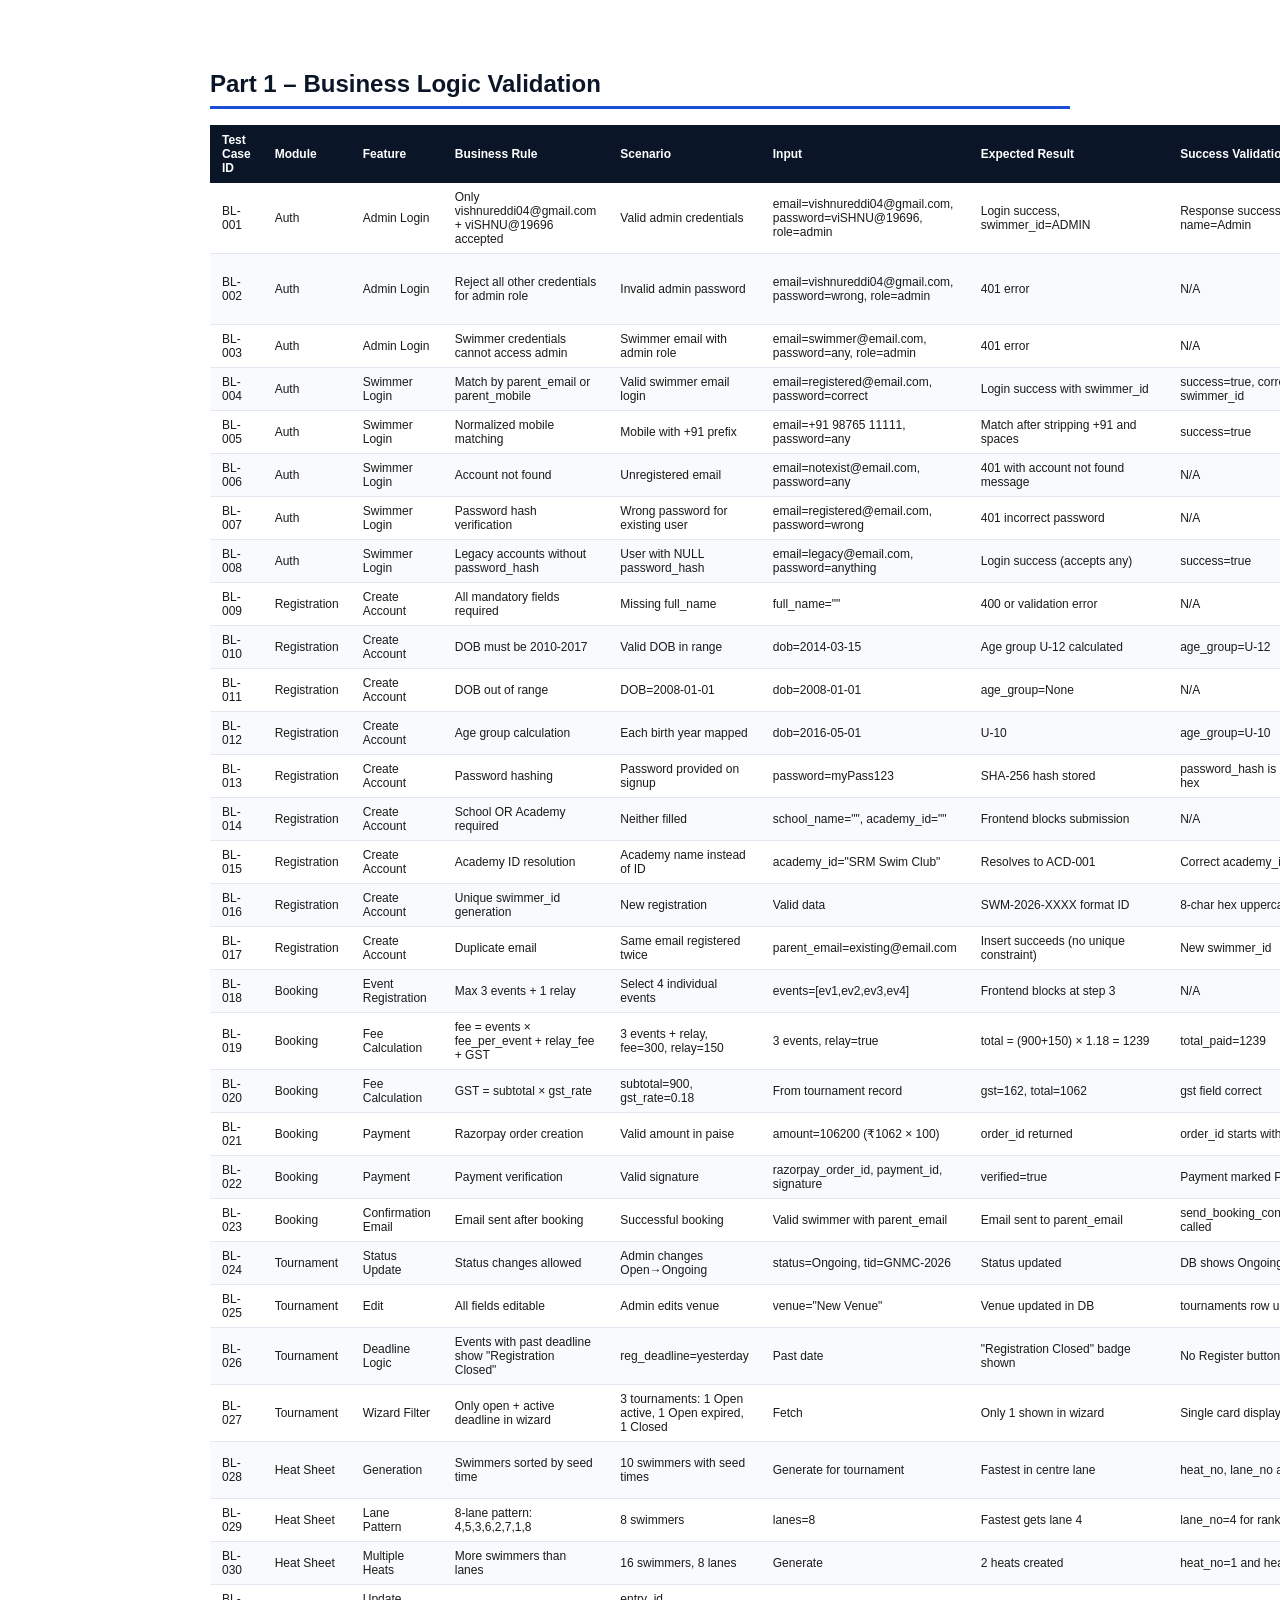
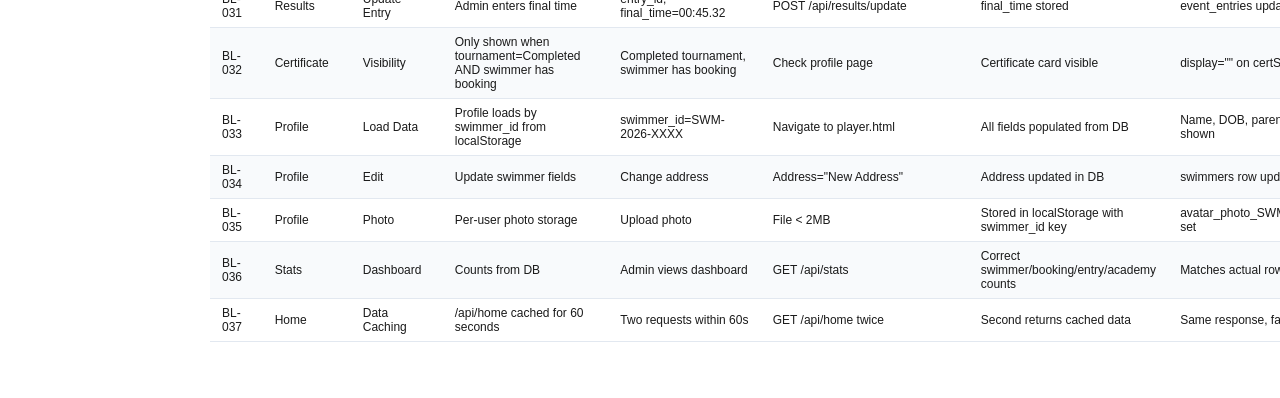
<file: docs/Test_Cases_Part1.html>
<!DOCTYPE html>
<html>
<head>
  <meta charset="UTF-8"/>
  <title>Test_Cases_Part1</title>
  
<style>
  body { font-family: 'Segoe UI', Arial, sans-serif; font-size: 13px; color: #1a1a1a; margin: 0; padding: 0; }
  .page { max-width: 860px; margin: 0 auto; padding: 40px 50px; }
  h1 { color: #0a1628; font-size: 24px; border-bottom: 3px solid #1d4ed8; padding-bottom: 8px; margin-top: 30px; }
  h2 { color: #1d4ed8; font-size: 18px; margin-top: 24px; border-bottom: 1px solid #e2e8f0; padding-bottom: 4px; }
  h3 { color: #0a1628; font-size: 15px; margin-top: 18px; }
  table { width: 100%; border-collapse: collapse; margin: 16px 0; font-size: 12px; }
  th { background: #0a1628; color: white; padding: 8px 12px; text-align: left; }
  td { padding: 7px 12px; border-bottom: 1px solid #e2e8f0; }
  tr:nth-child(even) td { background: #f8fafc; }
  code { background: #f1f5f9; padding: 2px 6px; border-radius: 4px; font-family: monospace; font-size: 12px; }
  pre { background: #f1f5f9; padding: 14px; border-radius: 6px; overflow-x: auto; font-size: 12px; }
  pre code { background: none; padding: 0; }
  blockquote { border-left: 4px solid #1d4ed8; margin: 12px 0; padding: 8px 16px; background: #eff6ff; color: #374151; }
  hr { border: none; border-top: 2px solid #e2e8f0; margin: 24px 0; }
  ul, ol { padding-left: 24px; }
  li { margin-bottom: 4px; }
  p { line-height: 1.6; margin: 8px 0; }
  @media print {
    @page { size: A4; margin: 15mm 15mm; }
    body { -webkit-print-color-adjust: exact; print-color-adjust: exact; }
    h1, h2 { page-break-after: avoid; }
    table { page-break-inside: avoid; }
  }
</style>

</head>
<body>
<div class="page">
<h1>Part 1 – Business Logic Validation</h1>
<table>
<thead>
<tr>
<th>Test Case ID</th>
<th>Module</th>
<th>Feature</th>
<th>Business Rule</th>
<th>Scenario</th>
<th>Input</th>
<th>Expected Result</th>
<th>Success Validation</th>
<th>Failure Validation</th>
<th>Edge Cases</th>
<th>Database Validation</th>
<th>API Validation</th>
<th>Remarks</th>
</tr>
</thead>
<tbody>
<tr>
<td>BL-001</td>
<td>Auth</td>
<td>Admin Login</td>
<td>Only vishnureddi04@gmail.com + viSHNU@19696 accepted</td>
<td>Valid admin credentials</td>
<td>email=vishnureddi04@gmail.com, password=viSHNU@19696, role=admin</td>
<td>Login success, swimmer_id=ADMIN</td>
<td>Response success=true, name=Admin</td>
<td>N/A</td>
<td>N/A</td>
<td>No DB write</td>
<td>POST /api/auth/login returns 200</td>
<td>Single admin account</td>
</tr>
<tr>
<td>BL-002</td>
<td>Auth</td>
<td>Admin Login</td>
<td>Reject all other credentials for admin role</td>
<td>Invalid admin password</td>
<td>email=vishnureddi04@gmail.com, password=wrong, role=admin</td>
<td>401 error</td>
<td>N/A</td>
<td>Response error="Incorrect email or password."</td>
<td>Empty password, SQL injection</td>
<td>No DB write</td>
<td>POST /api/auth/login returns 401</td>
<td>No brute-force protection</td>
</tr>
<tr>
<td>BL-003</td>
<td>Auth</td>
<td>Admin Login</td>
<td>Swimmer credentials cannot access admin</td>
<td>Swimmer email with admin role</td>
<td>email=swimmer@email.com, password=any, role=admin</td>
<td>401 error</td>
<td>N/A</td>
<td>Response 401</td>
<td>Any valid swimmer email</td>
<td>No DB write</td>
<td>Returns 401</td>
<td>Roles are isolated</td>
</tr>
<tr>
<td>BL-004</td>
<td>Auth</td>
<td>Swimmer Login</td>
<td>Match by parent_email or parent_mobile</td>
<td>Valid swimmer email login</td>
<td>email=registered@email.com, password=correct</td>
<td>Login success with swimmer_id</td>
<td>success=true, correct swimmer_id</td>
<td>N/A</td>
<td>N/A</td>
<td>swimmers table queried</td>
<td>POST /api/auth/login returns 200</td>
<td>Password hash verified</td>
</tr>
<tr>
<td>BL-005</td>
<td>Auth</td>
<td>Swimmer Login</td>
<td>Normalized mobile matching</td>
<td>Mobile with +91 prefix</td>
<td>email=+91 98765 11111, password=any</td>
<td>Match after stripping +91 and spaces</td>
<td>success=true</td>
<td>N/A</td>
<td>Mobile with dashes, leading zeros</td>
<td>swimmers table queried</td>
<td>Returns 200</td>
<td>Fuzzy mobile matching</td>
</tr>
<tr>
<td>BL-006</td>
<td>Auth</td>
<td>Swimmer Login</td>
<td>Account not found</td>
<td>Unregistered email</td>
<td>email=notexist@email.com, password=any</td>
<td>401 with account not found message</td>
<td>N/A</td>
<td>error="Account not found..."</td>
<td>Empty email, whitespace only</td>
<td>No match in swimmers</td>
<td>Returns 401</td>
<td>Suggests create account</td>
</tr>
<tr>
<td>BL-007</td>
<td>Auth</td>
<td>Swimmer Login</td>
<td>Password hash verification</td>
<td>Wrong password for existing user</td>
<td>email=registered@email.com, password=wrong</td>
<td>401 incorrect password</td>
<td>N/A</td>
<td>error="Incorrect password..."</td>
<td>Correct email wrong pass</td>
<td>password_hash compared</td>
<td>Returns 401</td>
<td>SHA-256 hash</td>
</tr>
<tr>
<td>BL-008</td>
<td>Auth</td>
<td>Swimmer Login</td>
<td>Legacy accounts without password_hash</td>
<td>User with NULL password_hash</td>
<td>email=legacy@email.com, password=anything</td>
<td>Login success (accepts any)</td>
<td>success=true</td>
<td>N/A</td>
<td>password_hash=NULL</td>
<td>password_hash is NULL</td>
<td>Returns 200</td>
<td>Backward compatible</td>
</tr>
<tr>
<td>BL-009</td>
<td>Registration</td>
<td>Create Account</td>
<td>All mandatory fields required</td>
<td>Missing full_name</td>
<td>full_name=""</td>
<td>400 or validation error</td>
<td>N/A</td>
<td>Error returned</td>
<td>Null, whitespace, special chars</td>
<td>No insert</td>
<td>POST /api/swimmers fails</td>
<td>Frontend validates first</td>
</tr>
<tr>
<td>BL-010</td>
<td>Registration</td>
<td>Create Account</td>
<td>DOB must be 2010-2017</td>
<td>Valid DOB in range</td>
<td>dob=2014-03-15</td>
<td>Age group U-12 calculated</td>
<td>age_group=U-12</td>
<td>N/A</td>
<td>2009-12-31, 2018-01-01</td>
<td>year_of_birth=2014, age_group=U-12</td>
<td>Returns swimmer_id</td>
<td>Auto-detection</td>
</tr>
<tr>
<td>BL-011</td>
<td>Registration</td>
<td>Create Account</td>
<td>DOB out of range</td>
<td>DOB=2008-01-01</td>
<td>dob=2008-01-01</td>
<td>age_group=None</td>
<td>N/A</td>
<td>No valid age group</td>
<td>2009, 2018, 2020</td>
<td>age_group=NULL</td>
<td>Returns swimmer_id with null age</td>
<td>Frontend should block</td>
</tr>
<tr>
<td>BL-012</td>
<td>Registration</td>
<td>Create Account</td>
<td>Age group calculation</td>
<td>Each birth year mapped</td>
<td>dob=2016-05-01</td>
<td>U-10</td>
<td>age_group=U-10</td>
<td>N/A</td>
<td>2017=U10, 2015=U12, 2013=U14, 2011=U16</td>
<td>Correct age_group stored</td>
<td>Returns correct age_group</td>
<td>Based on year only</td>
</tr>
<tr>
<td>BL-013</td>
<td>Registration</td>
<td>Create Account</td>
<td>Password hashing</td>
<td>Password provided on signup</td>
<td>password=myPass123</td>
<td>SHA-256 hash stored</td>
<td>password_hash is 64-char hex</td>
<td>N/A</td>
<td>Empty password, short password</td>
<td>password_hash column populated</td>
<td>Returns 201</td>
<td>hashlib.sha256</td>
</tr>
<tr>
<td>BL-014</td>
<td>Registration</td>
<td>Create Account</td>
<td>School OR Academy required</td>
<td>Neither filled</td>
<td>school_name="", academy_id=""</td>
<td>Frontend blocks submission</td>
<td>N/A</td>
<td>Alert "fill at least..."</td>
<td>Both empty, both filled</td>
<td>No insert if frontend blocks</td>
<td>Not called</td>
<td>Frontend validation</td>
</tr>
<tr>
<td>BL-015</td>
<td>Registration</td>
<td>Create Account</td>
<td>Academy ID resolution</td>
<td>Academy name instead of ID</td>
<td>academy_id="SRM Swim Club"</td>
<td>Resolves to ACD-001</td>
<td>Correct academy_id stored</td>
<td>N/A</td>
<td>Non-existent academy name</td>
<td>academy_id matches lookup</td>
<td>Returns 201</td>
<td>Name-to-ID lookup</td>
</tr>
<tr>
<td>BL-016</td>
<td>Registration</td>
<td>Create Account</td>
<td>Unique swimmer_id generation</td>
<td>New registration</td>
<td>Valid data</td>
<td>SWM-2026-XXXX format ID</td>
<td>8-char hex uppercase</td>
<td>N/A</td>
<td>Collision probability</td>
<td>swimmer_id is primary key</td>
<td>Returns unique ID</td>
<td>UUID-based</td>
</tr>
<tr>
<td>BL-017</td>
<td>Registration</td>
<td>Create Account</td>
<td>Duplicate email</td>
<td>Same email registered twice</td>
<td>parent_email=existing@email.com</td>
<td>Insert succeeds (no unique constraint)</td>
<td>New swimmer_id</td>
<td>N/A</td>
<td>Same mobile, same name</td>
<td>Two rows with same email</td>
<td>Returns 201</td>
<td>No uniqueness check on email</td>
</tr>
<tr>
<td>BL-018</td>
<td>Booking</td>
<td>Event Registration</td>
<td>Max 3 events + 1 relay</td>
<td>Select 4 individual events</td>
<td>events=[ev1,ev2,ev3,ev4]</td>
<td>Frontend blocks at step 3</td>
<td>N/A</td>
<td>Alert "max 3 events"</td>
<td>0 events, 3 events + relay</td>
<td>Backend accepts any count</td>
<td>Frontend enforces</td>
<td>No backend limit</td>
</tr>
<tr>
<td>BL-019</td>
<td>Booking</td>
<td>Fee Calculation</td>
<td>fee = events × fee_per_event + relay_fee + GST</td>
<td>3 events + relay, fee=300, relay=150</td>
<td>3 events, relay=true</td>
<td>total = (900+150) × 1.18 = 1239</td>
<td>total_paid=1239</td>
<td>N/A</td>
<td>0 events, 1 event no relay</td>
<td>total_fee, gst, total_paid stored</td>
<td>Returns total_paid</td>
<td>18% GST</td>
</tr>
<tr>
<td>BL-020</td>
<td>Booking</td>
<td>Fee Calculation</td>
<td>GST = subtotal × gst_rate</td>
<td>subtotal=900, gst_rate=0.18</td>
<td>From tournament record</td>
<td>gst=162, total=1062</td>
<td>gst field correct</td>
<td>N/A</td>
<td>gst_rate=0, gst_rate=0.28</td>
<td>gst column = round(subtotal×rate)</td>
<td>Returned in response</td>
<td>Rounded to int</td>
</tr>
<tr>
<td>BL-021</td>
<td>Booking</td>
<td>Payment</td>
<td>Razorpay order creation</td>
<td>Valid amount in paise</td>
<td>amount=106200 (₹1062 × 100)</td>
<td>order_id returned</td>
<td>order_id starts with order_</td>
<td>N/A</td>
<td>amount=0, amount=-100</td>
<td>No DB write</td>
<td>POST /api/payment/create-order</td>
<td>Test mode</td>
</tr>
<tr>
<td>BL-022</td>
<td>Booking</td>
<td>Payment</td>
<td>Payment verification</td>
<td>Valid signature</td>
<td>razorpay_order_id, payment_id, signature</td>
<td>verified=true</td>
<td>Payment marked Paid</td>
<td>N/A</td>
<td>Invalid signature</td>
<td>payment_status=Paid</td>
<td>POST /api/payment/verify</td>
<td>Test mode accepts all</td>
</tr>
<tr>
<td>BL-023</td>
<td>Booking</td>
<td>Confirmation Email</td>
<td>Email sent after booking</td>
<td>Successful booking</td>
<td>Valid swimmer with parent_email</td>
<td>Email sent to parent_email</td>
<td>send_booking_confirmation called</td>
<td>N/A</td>
<td>Invalid email format</td>
<td>No DB change for email</td>
<td>Email service invoked</td>
<td>Gmail SMTP</td>
</tr>
<tr>
<td>BL-024</td>
<td>Tournament</td>
<td>Status Update</td>
<td>Status changes allowed</td>
<td>Admin changes Open→Ongoing</td>
<td>status=Ongoing, tid=GNMC-2026</td>
<td>Status updated</td>
<td>DB shows Ongoing</td>
<td>N/A</td>
<td>Invalid status value</td>
<td>status column updated</td>
<td>PUT /api/tournaments/tid/status</td>
<td>Any string accepted</td>
</tr>
<tr>
<td>BL-025</td>
<td>Tournament</td>
<td>Edit</td>
<td>All fields editable</td>
<td>Admin edits venue</td>
<td>venue="New Venue"</td>
<td>Venue updated in DB</td>
<td>tournaments row updated</td>
<td>N/A</td>
<td>Empty venue, very long text</td>
<td>venue column changed</td>
<td>PUT /api/tournaments/tid</td>
<td>No validation</td>
</tr>
<tr>
<td>BL-026</td>
<td>Tournament</td>
<td>Deadline Logic</td>
<td>Events with past deadline show "Registration Closed"</td>
<td>reg_deadline=yesterday</td>
<td>Past date</td>
<td>"Registration Closed" badge shown</td>
<td>No Register button</td>
<td>N/A</td>
<td>deadline=today 23:59</td>
<td>No DB change</td>
<td>GET /api/home returns deadline</td>
<td>Frontend JS comparison</td>
</tr>
<tr>
<td>BL-027</td>
<td>Tournament</td>
<td>Wizard Filter</td>
<td>Only open + active deadline in wizard</td>
<td>3 tournaments: 1 Open active, 1 Open expired, 1 Closed</td>
<td>Fetch</td>
<td>Only 1 shown in wizard</td>
<td>Single card displayed</td>
<td>N/A</td>
<td>All expired, none open</td>
<td>No DB change</td>
<td>GET /api/tournaments</td>
<td>Frontend filters</td>
</tr>
<tr>
<td>BL-028</td>
<td>Heat Sheet</td>
<td>Generation</td>
<td>Swimmers sorted by seed time</td>
<td>10 swimmers with seed times</td>
<td>Generate for tournament</td>
<td>Fastest in centre lane</td>
<td>heat_no, lane_no assigned</td>
<td>N/A</td>
<td>All NT, single swimmer</td>
<td>event_entries updated, heat_sheets inserted</td>
<td>POST /api/heatsheet/generate/tid</td>
<td>Centre-out pattern</td>
</tr>
<tr>
<td>BL-029</td>
<td>Heat Sheet</td>
<td>Lane Pattern</td>
<td>8-lane pattern: 4,5,3,6,2,7,1,8</td>
<td>8 swimmers</td>
<td>lanes=8</td>
<td>Fastest gets lane 4</td>
<td>lane_no=4 for rank 1</td>
<td>N/A</td>
<td>6 lanes, 10 lanes</td>
<td>lane_no matches pattern</td>
<td>Heat sheet records correct</td>
<td>LANE_PATTERNS dict</td>
</tr>
<tr>
<td>BL-030</td>
<td>Heat Sheet</td>
<td>Multiple Heats</td>
<td>More swimmers than lanes</td>
<td>16 swimmers, 8 lanes</td>
<td>Generate</td>
<td>2 heats created</td>
<td>heat_no=1 and heat_no=2</td>
<td>N/A</td>
<td>Exactly 8 (1 heat), 9 (2 heats)</td>
<td>16 records in heat_sheets</td>
<td>Response shows total_heats=2</td>
<td>Batch insert</td>
</tr>
<tr>
<td>BL-031</td>
<td>Results</td>
<td>Update Entry</td>
<td>Admin enters final time</td>
<td>entry_id, final_time=00:45.32</td>
<td>POST /api/results/update</td>
<td>final_time stored</td>
<td>event_entries updated</td>
<td>N/A</td>
<td>Invalid time format, null</td>
<td>final_time column updated</td>
<td>Returns "Result updated"</td>
<td>No format validation</td>
</tr>
<tr>
<td>BL-032</td>
<td>Certificate</td>
<td>Visibility</td>
<td>Only shown when tournament=Completed AND swimmer has booking</td>
<td>Completed tournament, swimmer has booking</td>
<td>Check profile page</td>
<td>Certificate card visible</td>
<td>display="" on certSection</td>
<td>N/A</td>
<td>Completed but no booking, Open with booking</td>
<td>bookings table queried</td>
<td>GET /api/bookings + /api/tournaments</td>
<td>Two conditions AND</td>
</tr>
<tr>
<td>BL-033</td>
<td>Profile</td>
<td>Load Data</td>
<td>Profile loads by swimmer_id from localStorage</td>
<td>swimmer_id=SWM-2026-XXXX</td>
<td>Navigate to player.html</td>
<td>All fields populated from DB</td>
<td>Name, DOB, parent, school shown</td>
<td>N/A</td>
<td>Invalid swimmer_id, DEMO, ADMIN</td>
<td>GET /api/swimmers/id</td>
<td>Returns swimmer record</td>
<td>LocalStorage dependency</td>
</tr>
<tr>
<td>BL-034</td>
<td>Profile</td>
<td>Edit</td>
<td>Update swimmer fields</td>
<td>Change address</td>
<td>Address="New Address"</td>
<td>Address updated in DB</td>
<td>swimmers row updated</td>
<td>N/A</td>
<td>Empty value, special chars</td>
<td>address column changed</td>
<td>PUT /api/swimmers/id</td>
<td>Key mapping display→column</td>
</tr>
<tr>
<td>BL-035</td>
<td>Profile</td>
<td>Photo</td>
<td>Per-user photo storage</td>
<td>Upload photo</td>
<td>File &lt; 2MB</td>
<td>Stored in localStorage with swimmer_id key</td>
<td>avatar_photo_SWM-XXX set</td>
<td>N/A</td>
<td>File &gt; 2MB, non-image file</td>
<td>No DB write (localStorage only)</td>
<td>N/A</td>
<td>Not persisted in DB</td>
</tr>
<tr>
<td>BL-036</td>
<td>Stats</td>
<td>Dashboard</td>
<td>Counts from DB</td>
<td>Admin views dashboard</td>
<td>GET /api/stats</td>
<td>Correct swimmer/booking/entry/academy counts</td>
<td>Matches actual row counts</td>
<td>N/A</td>
<td>Empty tables (all 0)</td>
<td>count queries on 4 tables</td>
<td>Returns JSON with counts</td>
<td>Uses count='exact'</td>
</tr>
<tr>
<td>BL-037</td>
<td>Home</td>
<td>Data Caching</td>
<td>/api/home cached for 60 seconds</td>
<td>Two requests within 60s</td>
<td>GET /api/home twice</td>
<td>Second returns cached data</td>
<td>Same response, faster time</td>
<td>N/A</td>
<td>Cache expired after 60s</td>
<td>No DB query on cached hit</td>
<td>Returns cached JSON</td>
<td>In-memory cache</td>
</tr>
</tbody>
</table>
</div>
</body>
</html>
</file>
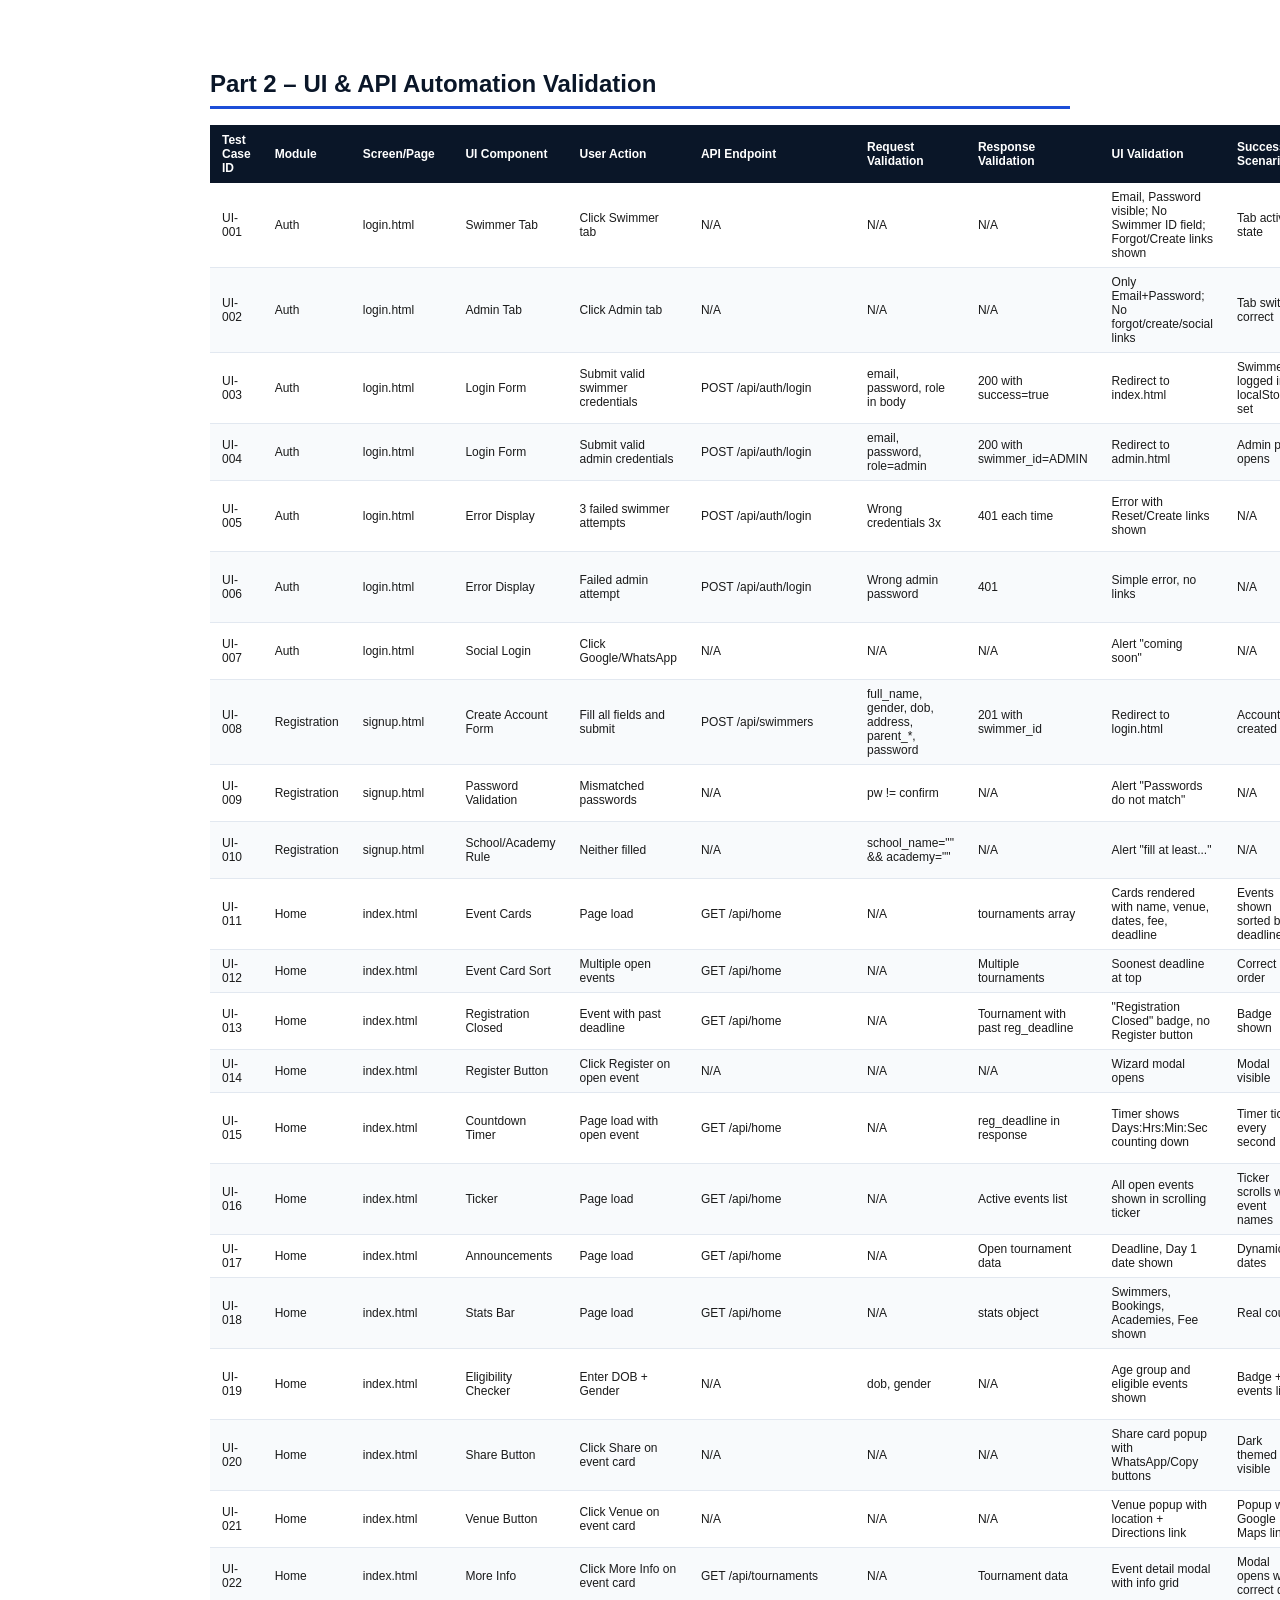
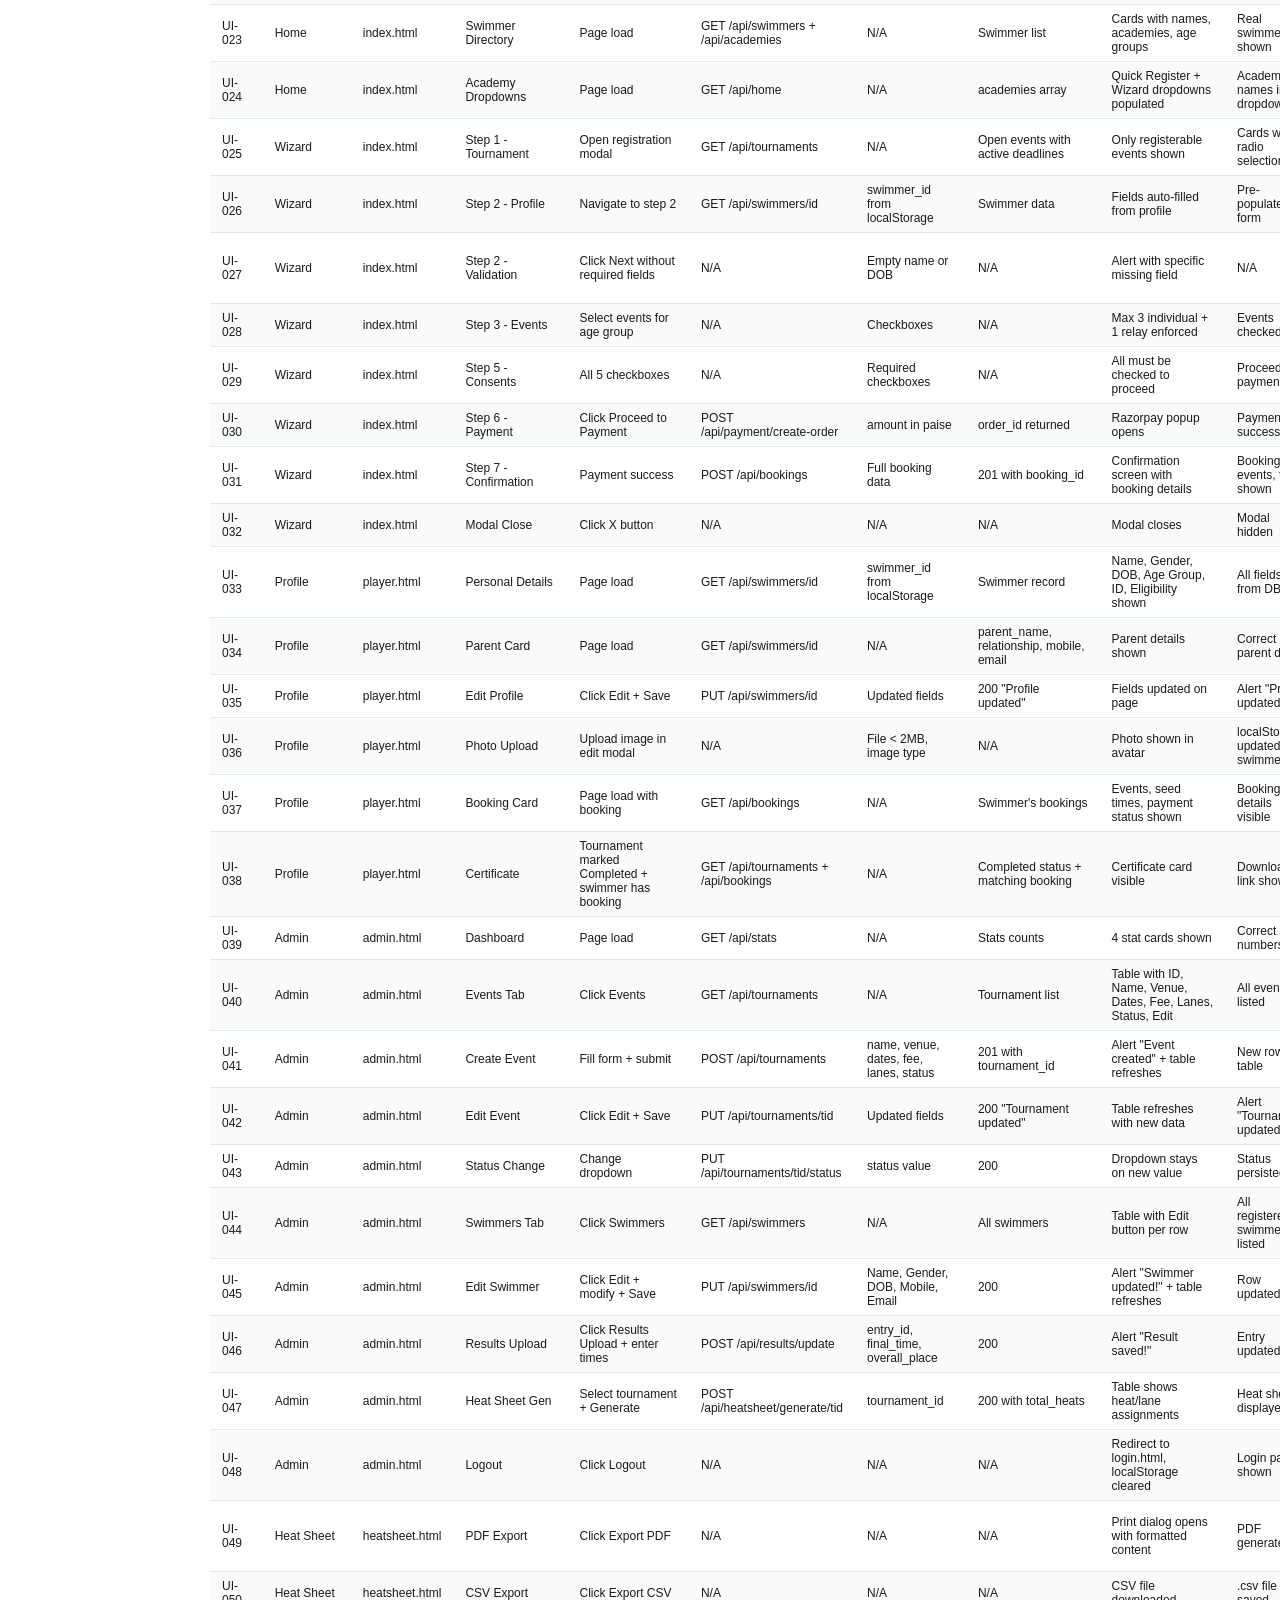
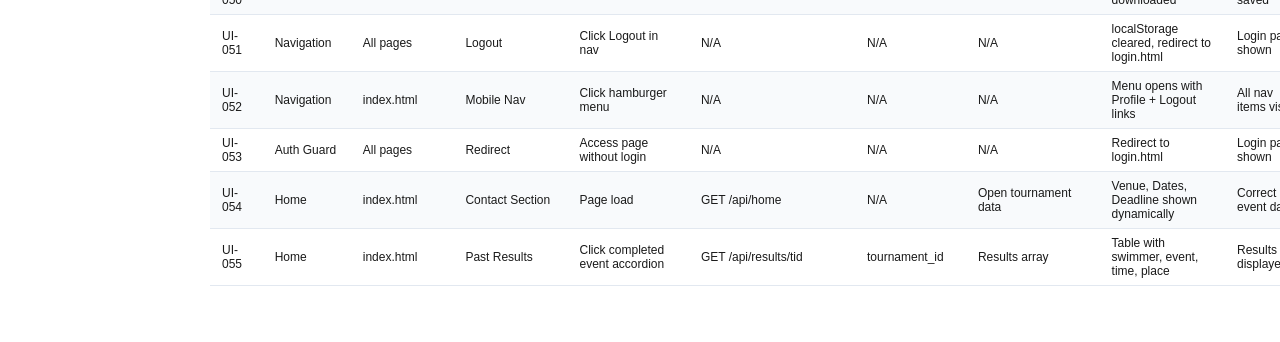
<file: docs/Test_Cases_Part2.html>
<!DOCTYPE html>
<html>
<head>
  <meta charset="UTF-8"/>
  <title>Test_Cases_Part2</title>
  
<style>
  body { font-family: 'Segoe UI', Arial, sans-serif; font-size: 13px; color: #1a1a1a; margin: 0; padding: 0; }
  .page { max-width: 860px; margin: 0 auto; padding: 40px 50px; }
  h1 { color: #0a1628; font-size: 24px; border-bottom: 3px solid #1d4ed8; padding-bottom: 8px; margin-top: 30px; }
  h2 { color: #1d4ed8; font-size: 18px; margin-top: 24px; border-bottom: 1px solid #e2e8f0; padding-bottom: 4px; }
  h3 { color: #0a1628; font-size: 15px; margin-top: 18px; }
  table { width: 100%; border-collapse: collapse; margin: 16px 0; font-size: 12px; }
  th { background: #0a1628; color: white; padding: 8px 12px; text-align: left; }
  td { padding: 7px 12px; border-bottom: 1px solid #e2e8f0; }
  tr:nth-child(even) td { background: #f8fafc; }
  code { background: #f1f5f9; padding: 2px 6px; border-radius: 4px; font-family: monospace; font-size: 12px; }
  pre { background: #f1f5f9; padding: 14px; border-radius: 6px; overflow-x: auto; font-size: 12px; }
  pre code { background: none; padding: 0; }
  blockquote { border-left: 4px solid #1d4ed8; margin: 12px 0; padding: 8px 16px; background: #eff6ff; color: #374151; }
  hr { border: none; border-top: 2px solid #e2e8f0; margin: 24px 0; }
  ul, ol { padding-left: 24px; }
  li { margin-bottom: 4px; }
  p { line-height: 1.6; margin: 8px 0; }
  @media print {
    @page { size: A4; margin: 15mm 15mm; }
    body { -webkit-print-color-adjust: exact; print-color-adjust: exact; }
    h1, h2 { page-break-after: avoid; }
    table { page-break-inside: avoid; }
  }
</style>

</head>
<body>
<div class="page">
<h1>Part 2 – UI &amp; API Automation Validation</h1>
<table>
<thead>
<tr>
<th>Test Case ID</th>
<th>Module</th>
<th>Screen/Page</th>
<th>UI Component</th>
<th>User Action</th>
<th>API Endpoint</th>
<th>Request Validation</th>
<th>Response Validation</th>
<th>UI Validation</th>
<th>Success Scenario</th>
<th>Failure Scenario</th>
<th>Error Message</th>
<th>Loading State</th>
<th>Database Validation</th>
<th>Automation Priority</th>
<th>Remarks</th>
</tr>
</thead>
<tbody>
<tr>
<td>UI-001</td>
<td>Auth</td>
<td>login.html</td>
<td>Swimmer Tab</td>
<td>Click Swimmer tab</td>
<td>N/A</td>
<td>N/A</td>
<td>N/A</td>
<td>Email, Password visible; No Swimmer ID field; Forgot/Create links shown</td>
<td>Tab active state</td>
<td>N/A</td>
<td>N/A</td>
<td>N/A</td>
<td>N/A</td>
<td>P1</td>
<td>Default tab</td>
</tr>
<tr>
<td>UI-002</td>
<td>Auth</td>
<td>login.html</td>
<td>Admin Tab</td>
<td>Click Admin tab</td>
<td>N/A</td>
<td>N/A</td>
<td>N/A</td>
<td>Only Email+Password; No forgot/create/social links</td>
<td>Tab switch correct</td>
<td>N/A</td>
<td>N/A</td>
<td>N/A</td>
<td>N/A</td>
<td>P1</td>
<td>Clean admin UI</td>
</tr>
<tr>
<td>UI-003</td>
<td>Auth</td>
<td>login.html</td>
<td>Login Form</td>
<td>Submit valid swimmer credentials</td>
<td>POST /api/auth/login</td>
<td>email, password, role in body</td>
<td>200 with success=true</td>
<td>Redirect to index.html</td>
<td>Swimmer logged in, localStorage set</td>
<td>401 shown</td>
<td>"Account not found..."</td>
<td>N/A</td>
<td>swimmers table queried</td>
<td>P1</td>
<td></td>
</tr>
<tr>
<td>UI-004</td>
<td>Auth</td>
<td>login.html</td>
<td>Login Form</td>
<td>Submit valid admin credentials</td>
<td>POST /api/auth/login</td>
<td>email, password, role=admin</td>
<td>200 with swimmer_id=ADMIN</td>
<td>Redirect to admin.html</td>
<td>Admin panel opens</td>
<td>401 shown</td>
<td>"Incorrect email or password."</td>
<td>N/A</td>
<td>No DB write</td>
<td>P1</td>
<td></td>
</tr>
<tr>
<td>UI-005</td>
<td>Auth</td>
<td>login.html</td>
<td>Error Display</td>
<td>3 failed swimmer attempts</td>
<td>POST /api/auth/login</td>
<td>Wrong credentials 3x</td>
<td>401 each time</td>
<td>Error with Reset/Create links shown</td>
<td>N/A</td>
<td>Error box visible</td>
<td>"Incorrect email or password..." with links</td>
<td>N/A</td>
<td>N/A</td>
<td>P2</td>
<td></td>
</tr>
<tr>
<td>UI-006</td>
<td>Auth</td>
<td>login.html</td>
<td>Error Display</td>
<td>Failed admin attempt</td>
<td>POST /api/auth/login</td>
<td>Wrong admin password</td>
<td>401</td>
<td>Simple error, no links</td>
<td>N/A</td>
<td>Only "Incorrect email or password."</td>
<td>No reset/create links</td>
<td>N/A</td>
<td>N/A</td>
<td>P2</td>
<td></td>
</tr>
<tr>
<td>UI-007</td>
<td>Auth</td>
<td>login.html</td>
<td>Social Login</td>
<td>Click Google/WhatsApp</td>
<td>N/A</td>
<td>N/A</td>
<td>N/A</td>
<td>Alert "coming soon"</td>
<td>N/A</td>
<td>Alert shown</td>
<td>"...login coming soon..."</td>
<td>N/A</td>
<td>N/A</td>
<td>P3</td>
<td>Placeholder</td>
</tr>
<tr>
<td>UI-008</td>
<td>Registration</td>
<td>signup.html</td>
<td>Create Account Form</td>
<td>Fill all fields and submit</td>
<td>POST /api/swimmers</td>
<td>full_name, gender, dob, address, parent_*, password</td>
<td>201 with swimmer_id</td>
<td>Redirect to login.html</td>
<td>Account created</td>
<td>Validation error</td>
<td>"Passwords do not match"</td>
<td>N/A</td>
<td>New row in swimmers</td>
<td>P1</td>
<td></td>
</tr>
<tr>
<td>UI-009</td>
<td>Registration</td>
<td>signup.html</td>
<td>Password Validation</td>
<td>Mismatched passwords</td>
<td>N/A</td>
<td>pw != confirm</td>
<td>N/A</td>
<td>Alert "Passwords do not match"</td>
<td>N/A</td>
<td>Form not submitted</td>
<td>"Passwords do not match."</td>
<td>N/A</td>
<td>No DB insert</td>
<td>P1</td>
<td>Frontend check</td>
</tr>
<tr>
<td>UI-010</td>
<td>Registration</td>
<td>signup.html</td>
<td>School/Academy Rule</td>
<td>Neither filled</td>
<td>N/A</td>
<td>school_name="" &amp;&amp; academy=""</td>
<td>N/A</td>
<td>Alert "fill at least..."</td>
<td>N/A</td>
<td>Form blocked</td>
<td>"Please fill at least School..."</td>
<td>N/A</td>
<td>No DB insert</td>
<td>P1</td>
<td></td>
</tr>
<tr>
<td>UI-011</td>
<td>Home</td>
<td>index.html</td>
<td>Event Cards</td>
<td>Page load</td>
<td>GET /api/home</td>
<td>N/A</td>
<td>tournaments array</td>
<td>Cards rendered with name, venue, dates, fee, deadline</td>
<td>Events shown sorted by deadline</td>
<td>"Loading events..." persists</td>
<td>N/A</td>
<td>"Loading events..."</td>
<td>tournaments table</td>
<td>P1</td>
<td>Dynamic from DB</td>
</tr>
<tr>
<td>UI-012</td>
<td>Home</td>
<td>index.html</td>
<td>Event Card Sort</td>
<td>Multiple open events</td>
<td>GET /api/home</td>
<td>N/A</td>
<td>Multiple tournaments</td>
<td>Soonest deadline at top</td>
<td>Correct order</td>
<td>N/A</td>
<td>N/A</td>
<td>N/A</td>
<td>N/A</td>
<td>P1</td>
<td>Deadline-based sort</td>
</tr>
<tr>
<td>UI-013</td>
<td>Home</td>
<td>index.html</td>
<td>Registration Closed</td>
<td>Event with past deadline</td>
<td>GET /api/home</td>
<td>N/A</td>
<td>Tournament with past reg_deadline</td>
<td>"Registration Closed" badge, no Register button</td>
<td>Badge shown</td>
<td>N/A</td>
<td>N/A</td>
<td>N/A</td>
<td>N/A</td>
<td>P1</td>
<td>Frontend date check</td>
</tr>
<tr>
<td>UI-014</td>
<td>Home</td>
<td>index.html</td>
<td>Register Button</td>
<td>Click Register on open event</td>
<td>N/A</td>
<td>N/A</td>
<td>N/A</td>
<td>Wizard modal opens</td>
<td>Modal visible</td>
<td>N/A</td>
<td>N/A</td>
<td>N/A</td>
<td>N/A</td>
<td>P1</td>
<td>openRegisterModal()</td>
</tr>
<tr>
<td>UI-015</td>
<td>Home</td>
<td>index.html</td>
<td>Countdown Timer</td>
<td>Page load with open event</td>
<td>GET /api/home</td>
<td>N/A</td>
<td>reg_deadline in response</td>
<td>Timer shows Days:Hrs:Min:Sec counting down</td>
<td>Timer ticks every second</td>
<td>Shows 00:00:00:00 after deadline</td>
<td>N/A</td>
<td>Timer visible</td>
<td>N/A</td>
<td>P1</td>
<td>Dynamic from reg_deadline</td>
</tr>
<tr>
<td>UI-016</td>
<td>Home</td>
<td>index.html</td>
<td>Ticker</td>
<td>Page load</td>
<td>GET /api/home</td>
<td>N/A</td>
<td>Active events list</td>
<td>All open events shown in scrolling ticker</td>
<td>Ticker scrolls with event names</td>
<td>"Loading event info..."</td>
<td>N/A</td>
<td>N/A</td>
<td>N/A</td>
<td>P2</td>
<td>Multiple events displayed</td>
</tr>
<tr>
<td>UI-017</td>
<td>Home</td>
<td>index.html</td>
<td>Announcements</td>
<td>Page load</td>
<td>GET /api/home</td>
<td>N/A</td>
<td>Open tournament data</td>
<td>Deadline, Day 1 date shown</td>
<td>Dynamic dates</td>
<td>Generic messages</td>
<td>N/A</td>
<td>N/A</td>
<td>N/A</td>
<td>P2</td>
<td>From first Open tournament</td>
</tr>
<tr>
<td>UI-018</td>
<td>Home</td>
<td>index.html</td>
<td>Stats Bar</td>
<td>Page load</td>
<td>GET /api/home</td>
<td>N/A</td>
<td>stats object</td>
<td>Swimmers, Bookings, Academies, Fee shown</td>
<td>Real counts</td>
<td>Shows "—"</td>
<td>N/A</td>
<td>"—" initial</td>
<td>swimmers, bookings, academies tables</td>
<td>P2</td>
<td></td>
</tr>
<tr>
<td>UI-019</td>
<td>Home</td>
<td>index.html</td>
<td>Eligibility Checker</td>
<td>Enter DOB + Gender</td>
<td>N/A</td>
<td>dob, gender</td>
<td>N/A</td>
<td>Age group and eligible events shown</td>
<td>Badge + events list</td>
<td>"DOB outside eligible range"</td>
<td>N/A</td>
<td>N/A</td>
<td>N/A</td>
<td>P2</td>
<td>Frontend calc</td>
</tr>
<tr>
<td>UI-020</td>
<td>Home</td>
<td>index.html</td>
<td>Share Button</td>
<td>Click Share on event card</td>
<td>N/A</td>
<td>N/A</td>
<td>N/A</td>
<td>Share card popup with WhatsApp/Copy buttons</td>
<td>Dark themed card visible</td>
<td>N/A</td>
<td>N/A</td>
<td>N/A</td>
<td>N/A</td>
<td>P2</td>
<td>Visual share card</td>
</tr>
<tr>
<td>UI-021</td>
<td>Home</td>
<td>index.html</td>
<td>Venue Button</td>
<td>Click Venue on event card</td>
<td>N/A</td>
<td>N/A</td>
<td>N/A</td>
<td>Venue popup with location + Directions link</td>
<td>Popup with Google Maps link</td>
<td>N/A</td>
<td>N/A</td>
<td>N/A</td>
<td>N/A</td>
<td>P2</td>
<td>Opens maps</td>
</tr>
<tr>
<td>UI-022</td>
<td>Home</td>
<td>index.html</td>
<td>More Info</td>
<td>Click More Info on event card</td>
<td>GET /api/tournaments</td>
<td>N/A</td>
<td>Tournament data</td>
<td>Event detail modal with info grid</td>
<td>Modal opens with correct data</td>
<td>N/A</td>
<td>N/A</td>
<td>N/A</td>
<td>N/A</td>
<td>P2</td>
<td>Dynamic from API</td>
</tr>
<tr>
<td>UI-023</td>
<td>Home</td>
<td>index.html</td>
<td>Swimmer Directory</td>
<td>Page load</td>
<td>GET /api/swimmers + /api/academies</td>
<td>N/A</td>
<td>Swimmer list</td>
<td>Cards with names, academies, age groups</td>
<td>Real swimmers shown</td>
<td>"No swimmers registered"</td>
<td>"Loading swimmers..."</td>
<td>swimmers table</td>
<td>P2</td>
<td>Dynamic</td>
<td></td>
</tr>
<tr>
<td>UI-024</td>
<td>Home</td>
<td>index.html</td>
<td>Academy Dropdowns</td>
<td>Page load</td>
<td>GET /api/home</td>
<td>N/A</td>
<td>academies array</td>
<td>Quick Register + Wizard dropdowns populated</td>
<td>Academy names in dropdowns</td>
<td>Empty dropdown</td>
<td>N/A</td>
<td>academies table</td>
<td>P1</td>
<td>Both dropdowns</td>
<td></td>
</tr>
<tr>
<td>UI-025</td>
<td>Wizard</td>
<td>index.html</td>
<td>Step 1 - Tournament</td>
<td>Open registration modal</td>
<td>GET /api/tournaments</td>
<td>N/A</td>
<td>Open events with active deadlines</td>
<td>Only registerable events shown</td>
<td>Cards with radio selection</td>
<td>"No open tournaments"</td>
<td>N/A</td>
<td>tournaments table</td>
<td>P1</td>
<td>Filtered</td>
<td></td>
</tr>
<tr>
<td>UI-026</td>
<td>Wizard</td>
<td>index.html</td>
<td>Step 2 - Profile</td>
<td>Navigate to step 2</td>
<td>GET /api/swimmers/id</td>
<td>swimmer_id from localStorage</td>
<td>Swimmer data</td>
<td>Fields auto-filled from profile</td>
<td>Pre-populated form</td>
<td>Empty if no profile</td>
<td>N/A</td>
<td>N/A</td>
<td>swimmers table</td>
<td>P1</td>
<td>Auto-fill</td>
</tr>
<tr>
<td>UI-027</td>
<td>Wizard</td>
<td>index.html</td>
<td>Step 2 - Validation</td>
<td>Click Next without required fields</td>
<td>N/A</td>
<td>Empty name or DOB</td>
<td>N/A</td>
<td>Alert with specific missing field</td>
<td>N/A</td>
<td>Form blocked</td>
<td>"Please enter swimmer name" etc.</td>
<td>N/A</td>
<td>N/A</td>
<td>P1</td>
<td>validateStep(2)</td>
</tr>
<tr>
<td>UI-028</td>
<td>Wizard</td>
<td>index.html</td>
<td>Step 3 - Events</td>
<td>Select events for age group</td>
<td>N/A</td>
<td>Checkboxes</td>
<td>N/A</td>
<td>Max 3 individual + 1 relay enforced</td>
<td>Events checked</td>
<td>Alert if &gt;3</td>
<td>"Maximum 3 events"</td>
<td>N/A</td>
<td>N/A</td>
<td>P1</td>
<td>Frontend limit</td>
</tr>
<tr>
<td>UI-029</td>
<td>Wizard</td>
<td>index.html</td>
<td>Step 5 - Consents</td>
<td>All 5 checkboxes</td>
<td>N/A</td>
<td>Required checkboxes</td>
<td>N/A</td>
<td>All must be checked to proceed</td>
<td>Proceed to payment</td>
<td>Alert if unchecked</td>
<td>"Please accept all..."</td>
<td>N/A</td>
<td>N/A</td>
<td>P1</td>
<td>Required</td>
</tr>
<tr>
<td>UI-030</td>
<td>Wizard</td>
<td>index.html</td>
<td>Step 6 - Payment</td>
<td>Click Proceed to Payment</td>
<td>POST /api/payment/create-order</td>
<td>amount in paise</td>
<td>order_id returned</td>
<td>Razorpay popup opens</td>
<td>Payment successful</td>
<td>Razorpay error shown</td>
<td>"Payment failed"</td>
<td>N/A</td>
<td>bookings table after success</td>
<td>P1</td>
<td>Razorpay integration</td>
</tr>
<tr>
<td>UI-031</td>
<td>Wizard</td>
<td>index.html</td>
<td>Step 7 - Confirmation</td>
<td>Payment success</td>
<td>POST /api/bookings</td>
<td>Full booking data</td>
<td>201 with booking_id</td>
<td>Confirmation screen with booking details</td>
<td>Booking ID, events, total shown</td>
<td>N/A</td>
<td>N/A</td>
<td>N/A</td>
<td>bookings + event_entries rows created</td>
<td>P1</td>
<td>Final step</td>
</tr>
<tr>
<td>UI-032</td>
<td>Wizard</td>
<td>index.html</td>
<td>Modal Close</td>
<td>Click X button</td>
<td>N/A</td>
<td>N/A</td>
<td>N/A</td>
<td>Modal closes</td>
<td>Modal hidden</td>
<td>N/A</td>
<td>N/A</td>
<td>N/A</td>
<td>N/A</td>
<td>P2</td>
<td>Only X closes</td>
</tr>
<tr>
<td>UI-033</td>
<td>Profile</td>
<td>player.html</td>
<td>Personal Details</td>
<td>Page load</td>
<td>GET /api/swimmers/id</td>
<td>swimmer_id from localStorage</td>
<td>Swimmer record</td>
<td>Name, Gender, DOB, Age Group, ID, Eligibility shown</td>
<td>All fields from DB</td>
<td>"No data" for missing fields</td>
<td>N/A</td>
<td>Loading state</td>
<td>swimmers table</td>
<td>P1</td>
<td></td>
</tr>
<tr>
<td>UI-034</td>
<td>Profile</td>
<td>player.html</td>
<td>Parent Card</td>
<td>Page load</td>
<td>GET /api/swimmers/id</td>
<td>N/A</td>
<td>parent_name, relationship, mobile, email</td>
<td>Parent details shown</td>
<td>Correct parent data</td>
<td>"—" for empty</td>
<td>N/A</td>
<td>N/A</td>
<td>N/A</td>
<td>P1</td>
<td></td>
</tr>
<tr>
<td>UI-035</td>
<td>Profile</td>
<td>player.html</td>
<td>Edit Profile</td>
<td>Click Edit + Save</td>
<td>PUT /api/swimmers/id</td>
<td>Updated fields</td>
<td>200 "Profile updated"</td>
<td>Fields updated on page</td>
<td>Alert "Profile updated!"</td>
<td>N/A</td>
<td>N/A</td>
<td>N/A</td>
<td>swimmers row updated</td>
<td>P1</td>
<td></td>
</tr>
<tr>
<td>UI-036</td>
<td>Profile</td>
<td>player.html</td>
<td>Photo Upload</td>
<td>Upload image in edit modal</td>
<td>N/A</td>
<td>File &lt; 2MB, image type</td>
<td>N/A</td>
<td>Photo shown in avatar</td>
<td>localStorage updated per swimmer_id</td>
<td>Alert "must be less than 2MB"</td>
<td>"Photo must be less than 2MB."</td>
<td>N/A</td>
<td>N/A</td>
<td>P2</td>
<td>Per-user storage</td>
</tr>
<tr>
<td>UI-037</td>
<td>Profile</td>
<td>player.html</td>
<td>Booking Card</td>
<td>Page load with booking</td>
<td>GET /api/bookings</td>
<td>N/A</td>
<td>Swimmer's bookings</td>
<td>Events, seed times, payment status shown</td>
<td>Booking details visible</td>
<td>"No active booking"</td>
<td>N/A</td>
<td>N/A</td>
<td>bookings + event_entries</td>
<td>P1</td>
<td></td>
</tr>
<tr>
<td>UI-038</td>
<td>Profile</td>
<td>player.html</td>
<td>Certificate</td>
<td>Tournament marked Completed + swimmer has booking</td>
<td>GET /api/tournaments + /api/bookings</td>
<td>N/A</td>
<td>Completed status + matching booking</td>
<td>Certificate card visible</td>
<td>Download link shown</td>
<td>Card hidden</td>
<td>N/A</td>
<td>N/A</td>
<td>Both tables checked</td>
<td>P1</td>
<td>Two conditions</td>
</tr>
<tr>
<td>UI-039</td>
<td>Admin</td>
<td>admin.html</td>
<td>Dashboard</td>
<td>Page load</td>
<td>GET /api/stats</td>
<td>N/A</td>
<td>Stats counts</td>
<td>4 stat cards shown</td>
<td>Correct numbers</td>
<td>All zeros</td>
<td>N/A</td>
<td>N/A</td>
<td>swimmers, bookings, entries, academies</td>
<td>P1</td>
<td></td>
</tr>
<tr>
<td>UI-040</td>
<td>Admin</td>
<td>admin.html</td>
<td>Events Tab</td>
<td>Click Events</td>
<td>GET /api/tournaments</td>
<td>N/A</td>
<td>Tournament list</td>
<td>Table with ID, Name, Venue, Dates, Fee, Lanes, Status, Edit</td>
<td>All events listed</td>
<td>"No events created"</td>
<td>N/A</td>
<td>N/A</td>
<td>tournaments table</td>
<td>P1</td>
<td></td>
</tr>
<tr>
<td>UI-041</td>
<td>Admin</td>
<td>admin.html</td>
<td>Create Event</td>
<td>Fill form + submit</td>
<td>POST /api/tournaments</td>
<td>name, venue, dates, fee, lanes, status</td>
<td>201 with tournament_id</td>
<td>Alert "Event created" + table refreshes</td>
<td>New row in table</td>
<td>N/A</td>
<td>N/A</td>
<td>N/A</td>
<td>New row in tournaments</td>
<td>P1</td>
<td></td>
</tr>
<tr>
<td>UI-042</td>
<td>Admin</td>
<td>admin.html</td>
<td>Edit Event</td>
<td>Click Edit + Save</td>
<td>PUT /api/tournaments/tid</td>
<td>Updated fields</td>
<td>200 "Tournament updated"</td>
<td>Table refreshes with new data</td>
<td>Alert "Tournament updated!"</td>
<td>N/A</td>
<td>N/A</td>
<td>N/A</td>
<td>tournaments row updated</td>
<td>P1</td>
<td></td>
</tr>
<tr>
<td>UI-043</td>
<td>Admin</td>
<td>admin.html</td>
<td>Status Change</td>
<td>Change dropdown</td>
<td>PUT /api/tournaments/tid/status</td>
<td>status value</td>
<td>200</td>
<td>Dropdown stays on new value</td>
<td>Status persisted</td>
<td>N/A</td>
<td>N/A</td>
<td>N/A</td>
<td>status column updated</td>
<td>P1</td>
<td></td>
</tr>
<tr>
<td>UI-044</td>
<td>Admin</td>
<td>admin.html</td>
<td>Swimmers Tab</td>
<td>Click Swimmers</td>
<td>GET /api/swimmers</td>
<td>N/A</td>
<td>All swimmers</td>
<td>Table with Edit button per row</td>
<td>All registered swimmers listed</td>
<td>"No swimmers registered"</td>
<td>N/A</td>
<td>N/A</td>
<td>swimmers table</td>
<td>P1</td>
<td></td>
</tr>
<tr>
<td>UI-045</td>
<td>Admin</td>
<td>admin.html</td>
<td>Edit Swimmer</td>
<td>Click Edit + modify + Save</td>
<td>PUT /api/swimmers/id</td>
<td>Name, Gender, DOB, Mobile, Email</td>
<td>200</td>
<td>Alert "Swimmer updated!" + table refreshes</td>
<td>Row updated</td>
<td>N/A</td>
<td>N/A</td>
<td>N/A</td>
<td>swimmers row updated</td>
<td>P2</td>
<td></td>
</tr>
<tr>
<td>UI-046</td>
<td>Admin</td>
<td>admin.html</td>
<td>Results Upload</td>
<td>Click Results Upload + enter times</td>
<td>POST /api/results/update</td>
<td>entry_id, final_time, overall_place</td>
<td>200</td>
<td>Alert "Result saved!"</td>
<td>Entry updated</td>
<td>Alert "Enter final time"</td>
<td>N/A</td>
<td>N/A</td>
<td>event_entries.final_time updated</td>
<td>P1</td>
<td></td>
</tr>
<tr>
<td>UI-047</td>
<td>Admin</td>
<td>admin.html</td>
<td>Heat Sheet Gen</td>
<td>Select tournament + Generate</td>
<td>POST /api/heatsheet/generate/tid</td>
<td>tournament_id</td>
<td>200 with total_heats</td>
<td>Table shows heat/lane assignments</td>
<td>Heat sheet displayed</td>
<td>"Tournament not found"</td>
<td>N/A</td>
<td>N/A</td>
<td>heat_sheets table populated</td>
<td>P1</td>
<td></td>
</tr>
<tr>
<td>UI-048</td>
<td>Admin</td>
<td>admin.html</td>
<td>Logout</td>
<td>Click Logout</td>
<td>N/A</td>
<td>N/A</td>
<td>N/A</td>
<td>Redirect to login.html, localStorage cleared</td>
<td>Login page shown</td>
<td>N/A</td>
<td>N/A</td>
<td>N/A</td>
<td>N/A</td>
<td>P1</td>
<td></td>
</tr>
<tr>
<td>UI-049</td>
<td>Heat Sheet</td>
<td>heatsheet.html</td>
<td>PDF Export</td>
<td>Click Export PDF</td>
<td>N/A</td>
<td>N/A</td>
<td>N/A</td>
<td>Print dialog opens with formatted content</td>
<td>PDF generated</td>
<td>Alert "Generate heat sheet first"</td>
<td>N/A</td>
<td>N/A</td>
<td>N/A</td>
<td>P2</td>
<td>Browser print</td>
</tr>
<tr>
<td>UI-050</td>
<td>Heat Sheet</td>
<td>heatsheet.html</td>
<td>CSV Export</td>
<td>Click Export CSV</td>
<td>N/A</td>
<td>N/A</td>
<td>N/A</td>
<td>CSV file downloaded</td>
<td>.csv file saved</td>
<td>N/A</td>
<td>N/A</td>
<td>N/A</td>
<td>N/A</td>
<td>P2</td>
<td>Blob download</td>
</tr>
<tr>
<td>UI-051</td>
<td>Navigation</td>
<td>All pages</td>
<td>Logout</td>
<td>Click Logout in nav</td>
<td>N/A</td>
<td>N/A</td>
<td>N/A</td>
<td>localStorage cleared, redirect to login.html</td>
<td>Login page shown</td>
<td>N/A</td>
<td>N/A</td>
<td>N/A</td>
<td>N/A</td>
<td>P1</td>
<td></td>
</tr>
<tr>
<td>UI-052</td>
<td>Navigation</td>
<td>index.html</td>
<td>Mobile Nav</td>
<td>Click hamburger menu</td>
<td>N/A</td>
<td>N/A</td>
<td>N/A</td>
<td>Menu opens with Profile + Logout links</td>
<td>All nav items visible</td>
<td>N/A</td>
<td>N/A</td>
<td>N/A</td>
<td>N/A</td>
<td>P2</td>
<td>Responsive</td>
</tr>
<tr>
<td>UI-053</td>
<td>Auth Guard</td>
<td>All pages</td>
<td>Redirect</td>
<td>Access page without login</td>
<td>N/A</td>
<td>N/A</td>
<td>N/A</td>
<td>Redirect to login.html</td>
<td>Login page shown</td>
<td>N/A</td>
<td>N/A</td>
<td>N/A</td>
<td>N/A</td>
<td>P1</td>
<td>localStorage check</td>
</tr>
<tr>
<td>UI-054</td>
<td>Home</td>
<td>index.html</td>
<td>Contact Section</td>
<td>Page load</td>
<td>GET /api/home</td>
<td>N/A</td>
<td>Open tournament data</td>
<td>Venue, Dates, Deadline shown dynamically</td>
<td>Correct event data</td>
<td>"—" for missing</td>
<td>N/A</td>
<td>N/A</td>
<td>tournaments table</td>
<td>P2</td>
<td></td>
</tr>
<tr>
<td>UI-055</td>
<td>Home</td>
<td>index.html</td>
<td>Past Results</td>
<td>Click completed event accordion</td>
<td>GET /api/results/tid</td>
<td>tournament_id</td>
<td>Results array</td>
<td>Table with swimmer, event, time, place</td>
<td>Results displayed</td>
<td>"No results recorded"</td>
<td>"Loading results..."</td>
<td>event_entries table</td>
<td>P2</td>
<td>Lazy load</td>
<td></td>
</tr>
</tbody>
</table>
</div>
</body>
</html>
</file>
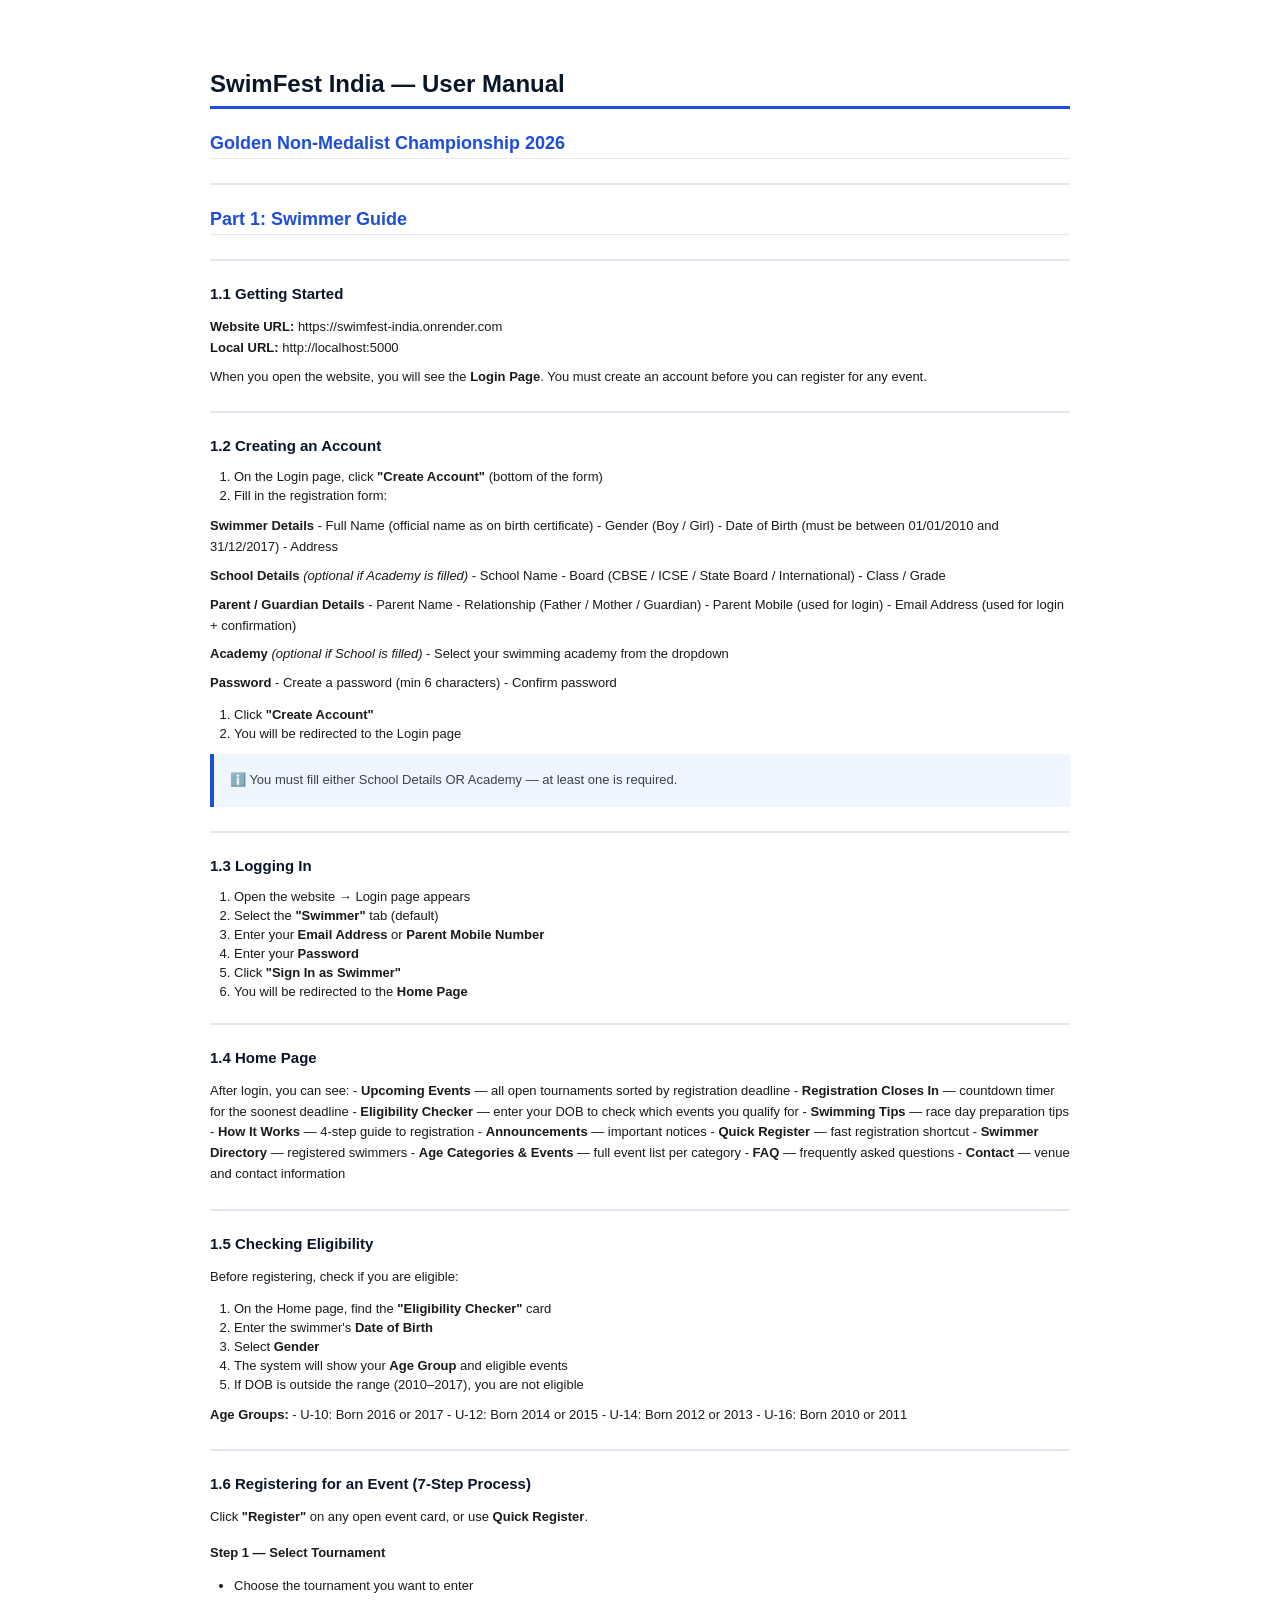
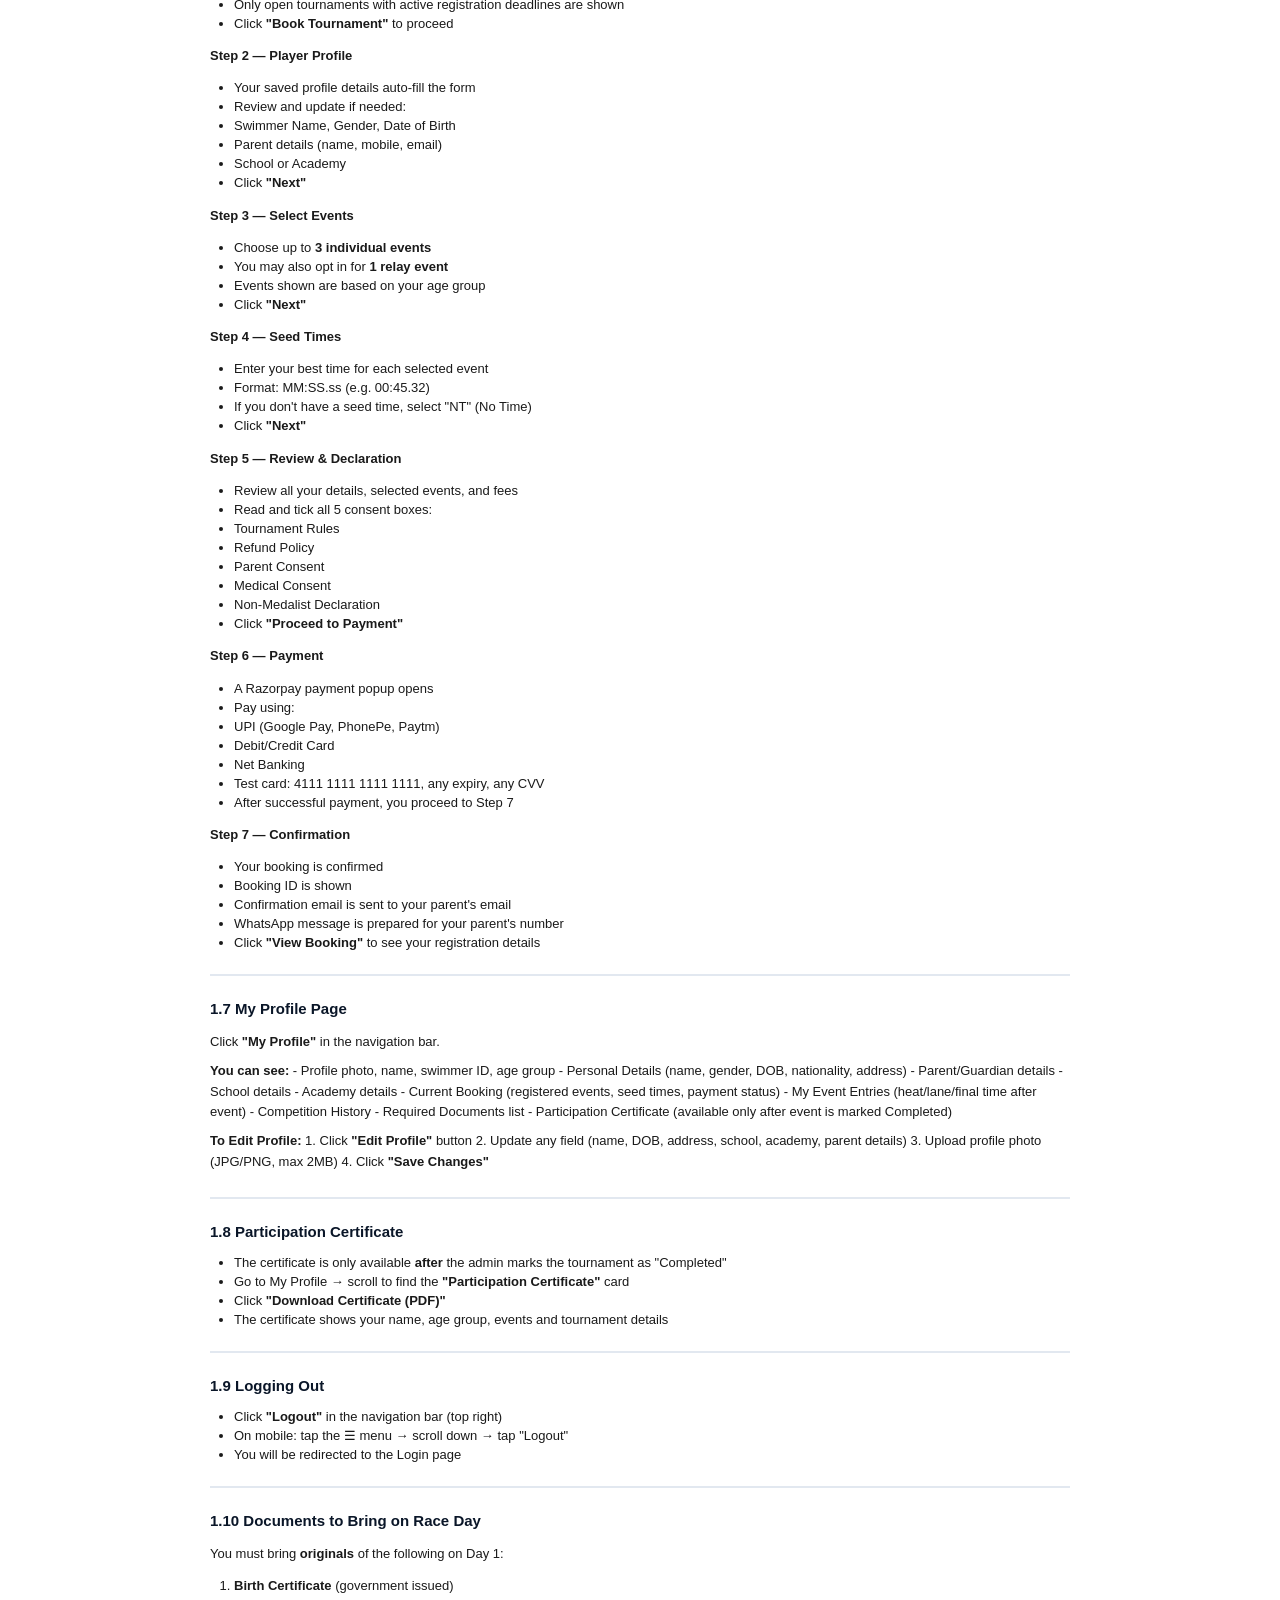
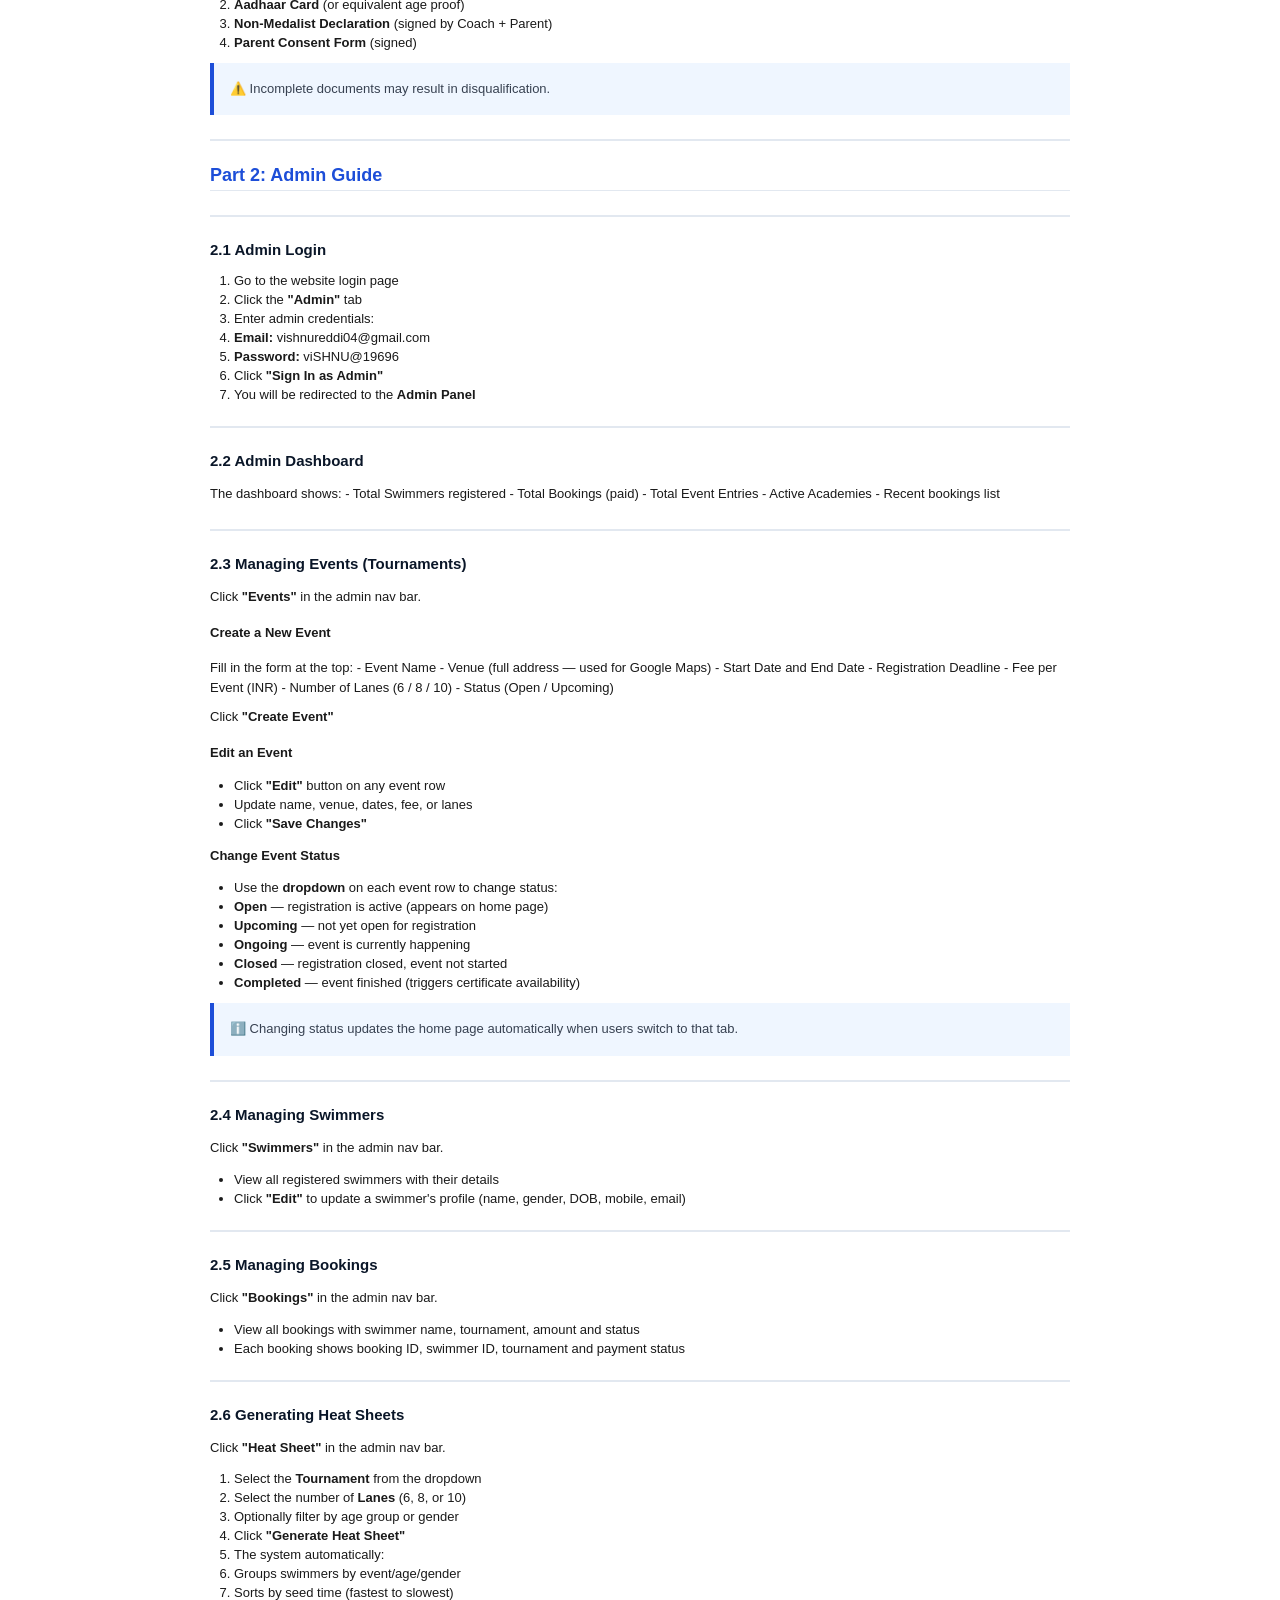
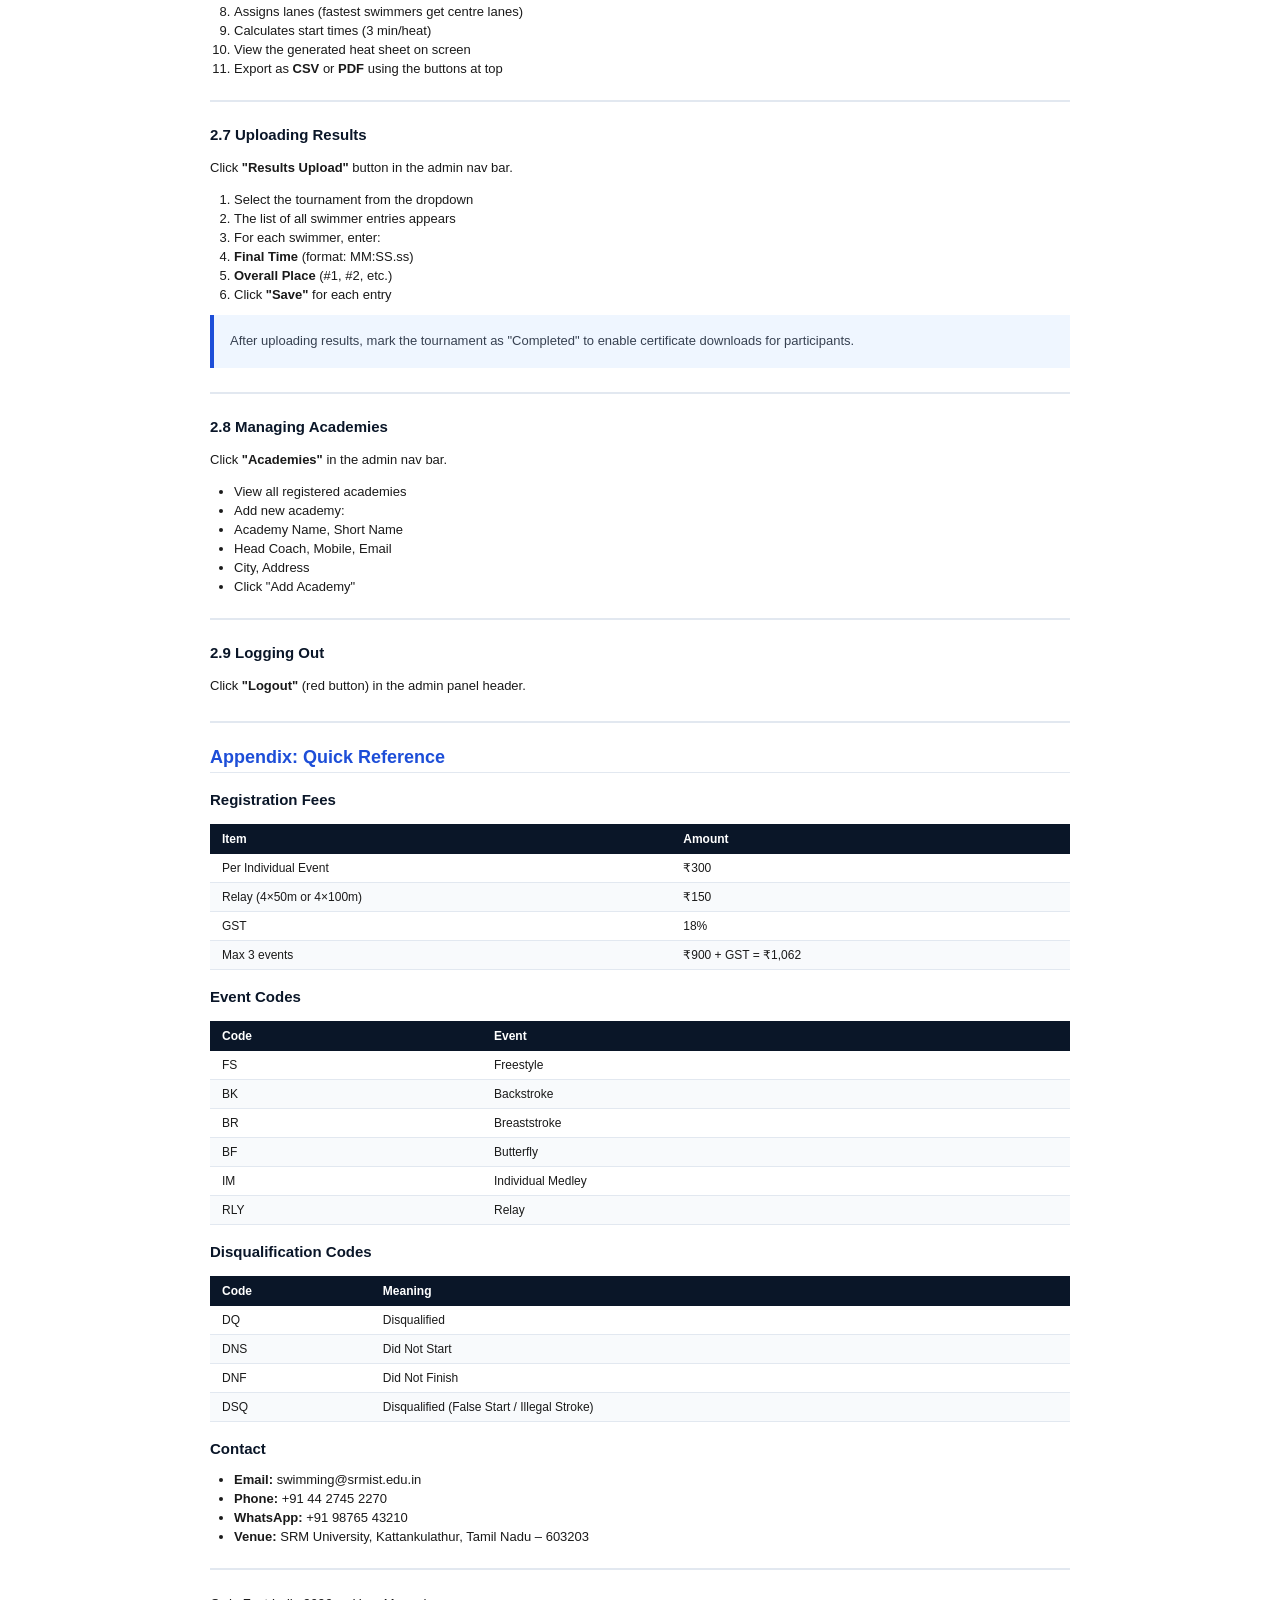
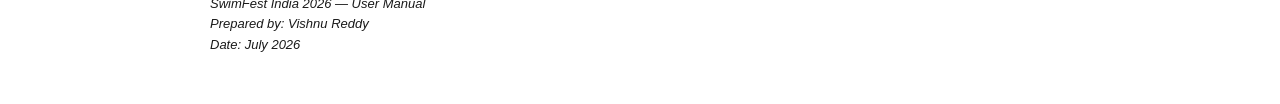
<file: docs/User_Manual.html>
<!DOCTYPE html>
<html>
<head>
  <meta charset="UTF-8"/>
  <title>User_Manual</title>
  
<style>
  body { font-family: 'Segoe UI', Arial, sans-serif; font-size: 13px; color: #1a1a1a; margin: 0; padding: 0; }
  .page { max-width: 860px; margin: 0 auto; padding: 40px 50px; }
  h1 { color: #0a1628; font-size: 24px; border-bottom: 3px solid #1d4ed8; padding-bottom: 8px; margin-top: 30px; }
  h2 { color: #1d4ed8; font-size: 18px; margin-top: 24px; border-bottom: 1px solid #e2e8f0; padding-bottom: 4px; }
  h3 { color: #0a1628; font-size: 15px; margin-top: 18px; }
  table { width: 100%; border-collapse: collapse; margin: 16px 0; font-size: 12px; }
  th { background: #0a1628; color: white; padding: 8px 12px; text-align: left; }
  td { padding: 7px 12px; border-bottom: 1px solid #e2e8f0; }
  tr:nth-child(even) td { background: #f8fafc; }
  code { background: #f1f5f9; padding: 2px 6px; border-radius: 4px; font-family: monospace; font-size: 12px; }
  pre { background: #f1f5f9; padding: 14px; border-radius: 6px; overflow-x: auto; font-size: 12px; }
  pre code { background: none; padding: 0; }
  blockquote { border-left: 4px solid #1d4ed8; margin: 12px 0; padding: 8px 16px; background: #eff6ff; color: #374151; }
  hr { border: none; border-top: 2px solid #e2e8f0; margin: 24px 0; }
  ul, ol { padding-left: 24px; }
  li { margin-bottom: 4px; }
  p { line-height: 1.6; margin: 8px 0; }
  @media print {
    @page { size: A4; margin: 15mm 15mm; }
    body { -webkit-print-color-adjust: exact; print-color-adjust: exact; }
    h1, h2 { page-break-after: avoid; }
    table { page-break-inside: avoid; }
  }
</style>

</head>
<body>
<div class="page">
<h1>SwimFest India — User Manual</h1>
<h2>Golden Non-Medalist Championship 2026</h2>
<hr />
<h2>Part 1: Swimmer Guide</h2>
<hr />
<h3>1.1 Getting Started</h3>
<p><strong>Website URL:</strong> https://swimfest-india.onrender.com<br />
<strong>Local URL:</strong> http://localhost:5000</p>
<p>When you open the website, you will see the <strong>Login Page</strong>. You must create an account before you can register for any event.</p>
<hr />
<h3>1.2 Creating an Account</h3>
<ol>
<li>On the Login page, click <strong>"Create Account"</strong> (bottom of the form)</li>
<li>Fill in the registration form:</li>
</ol>
<p><strong>Swimmer Details</strong>
- Full Name (official name as on birth certificate)
- Gender (Boy / Girl)
- Date of Birth (must be between 01/01/2010 and 31/12/2017)
- Address</p>
<p><strong>School Details</strong> <em>(optional if Academy is filled)</em>
- School Name
- Board (CBSE / ICSE / State Board / International)
- Class / Grade</p>
<p><strong>Parent / Guardian Details</strong>
- Parent Name
- Relationship (Father / Mother / Guardian)
- Parent Mobile (used for login)
- Email Address (used for login + confirmation)</p>
<p><strong>Academy</strong> <em>(optional if School is filled)</em>
- Select your swimming academy from the dropdown</p>
<p><strong>Password</strong>
- Create a password (min 6 characters)
- Confirm password</p>
<ol>
<li>Click <strong>"Create Account"</strong></li>
<li>You will be redirected to the Login page</li>
</ol>
<blockquote>
<p>ℹ️ You must fill either School Details OR Academy — at least one is required.</p>
</blockquote>
<hr />
<h3>1.3 Logging In</h3>
<ol>
<li>Open the website → Login page appears</li>
<li>Select the <strong>"Swimmer"</strong> tab (default)</li>
<li>Enter your <strong>Email Address</strong> or <strong>Parent Mobile Number</strong></li>
<li>Enter your <strong>Password</strong></li>
<li>Click <strong>"Sign In as Swimmer"</strong></li>
<li>You will be redirected to the <strong>Home Page</strong></li>
</ol>
<hr />
<h3>1.4 Home Page</h3>
<p>After login, you can see:
- <strong>Upcoming Events</strong> — all open tournaments sorted by registration deadline
- <strong>Registration Closes In</strong> — countdown timer for the soonest deadline
- <strong>Eligibility Checker</strong> — enter your DOB to check which events you qualify for
- <strong>Swimming Tips</strong> — race day preparation tips
- <strong>How It Works</strong> — 4-step guide to registration
- <strong>Announcements</strong> — important notices
- <strong>Quick Register</strong> — fast registration shortcut
- <strong>Swimmer Directory</strong> — registered swimmers
- <strong>Age Categories &amp; Events</strong> — full event list per category
- <strong>FAQ</strong> — frequently asked questions
- <strong>Contact</strong> — venue and contact information</p>
<hr />
<h3>1.5 Checking Eligibility</h3>
<p>Before registering, check if you are eligible:</p>
<ol>
<li>On the Home page, find the <strong>"Eligibility Checker"</strong> card</li>
<li>Enter the swimmer's <strong>Date of Birth</strong></li>
<li>Select <strong>Gender</strong></li>
<li>The system will show your <strong>Age Group</strong> and eligible events</li>
<li>If DOB is outside the range (2010–2017), you are not eligible</li>
</ol>
<p><strong>Age Groups:</strong>
- U-10: Born 2016 or 2017
- U-12: Born 2014 or 2015
- U-14: Born 2012 or 2013
- U-16: Born 2010 or 2011</p>
<hr />
<h3>1.6 Registering for an Event (7-Step Process)</h3>
<p>Click <strong>"Register"</strong> on any open event card, or use <strong>Quick Register</strong>.</p>
<h4>Step 1 — Select Tournament</h4>
<ul>
<li>Choose the tournament you want to enter</li>
<li>Only open tournaments with active registration deadlines are shown</li>
<li>Click <strong>"Book Tournament"</strong> to proceed</li>
</ul>
<h4>Step 2 — Player Profile</h4>
<ul>
<li>Your saved profile details auto-fill the form</li>
<li>Review and update if needed:</li>
<li>Swimmer Name, Gender, Date of Birth</li>
<li>Parent details (name, mobile, email)</li>
<li>School or Academy</li>
<li>Click <strong>"Next"</strong></li>
</ul>
<h4>Step 3 — Select Events</h4>
<ul>
<li>Choose up to <strong>3 individual events</strong></li>
<li>You may also opt in for <strong>1 relay event</strong></li>
<li>Events shown are based on your age group</li>
<li>Click <strong>"Next"</strong></li>
</ul>
<h4>Step 4 — Seed Times</h4>
<ul>
<li>Enter your best time for each selected event</li>
<li>Format: MM:SS.ss (e.g. 00:45.32)</li>
<li>If you don't have a seed time, select "NT" (No Time)</li>
<li>Click <strong>"Next"</strong></li>
</ul>
<h4>Step 5 — Review &amp; Declaration</h4>
<ul>
<li>Review all your details, selected events, and fees</li>
<li>Read and tick all 5 consent boxes:</li>
<li>Tournament Rules</li>
<li>Refund Policy</li>
<li>Parent Consent</li>
<li>Medical Consent</li>
<li>Non-Medalist Declaration</li>
<li>Click <strong>"Proceed to Payment"</strong></li>
</ul>
<h4>Step 6 — Payment</h4>
<ul>
<li>A Razorpay payment popup opens</li>
<li>Pay using:</li>
<li>UPI (Google Pay, PhonePe, Paytm)</li>
<li>Debit/Credit Card</li>
<li>Net Banking</li>
<li>Test card: 4111 1111 1111 1111, any expiry, any CVV</li>
<li>After successful payment, you proceed to Step 7</li>
</ul>
<h4>Step 7 — Confirmation</h4>
<ul>
<li>Your booking is confirmed</li>
<li>Booking ID is shown</li>
<li>Confirmation email is sent to your parent's email</li>
<li>WhatsApp message is prepared for your parent's number</li>
<li>Click <strong>"View Booking"</strong> to see your registration details</li>
</ul>
<hr />
<h3>1.7 My Profile Page</h3>
<p>Click <strong>"My Profile"</strong> in the navigation bar.</p>
<p><strong>You can see:</strong>
- Profile photo, name, swimmer ID, age group
- Personal Details (name, gender, DOB, nationality, address)
- Parent/Guardian details
- School details
- Academy details
- Current Booking (registered events, seed times, payment status)
- My Event Entries (heat/lane/final time after event)
- Competition History
- Required Documents list
- Participation Certificate (available only after event is marked Completed)</p>
<p><strong>To Edit Profile:</strong>
1. Click <strong>"Edit Profile"</strong> button
2. Update any field (name, DOB, address, school, academy, parent details)
3. Upload profile photo (JPG/PNG, max 2MB)
4. Click <strong>"Save Changes"</strong></p>
<hr />
<h3>1.8 Participation Certificate</h3>
<ul>
<li>The certificate is only available <strong>after</strong> the admin marks the tournament as "Completed"</li>
<li>Go to My Profile → scroll to find the <strong>"Participation Certificate"</strong> card</li>
<li>Click <strong>"Download Certificate (PDF)"</strong></li>
<li>The certificate shows your name, age group, events and tournament details</li>
</ul>
<hr />
<h3>1.9 Logging Out</h3>
<ul>
<li>Click <strong>"Logout"</strong> in the navigation bar (top right)</li>
<li>On mobile: tap the ☰ menu → scroll down → tap "Logout"</li>
<li>You will be redirected to the Login page</li>
</ul>
<hr />
<h3>1.10 Documents to Bring on Race Day</h3>
<p>You must bring <strong>originals</strong> of the following on Day 1:</p>
<ol>
<li><strong>Birth Certificate</strong> (government issued)</li>
<li><strong>Aadhaar Card</strong> (or equivalent age proof)</li>
<li><strong>Non-Medalist Declaration</strong> (signed by Coach + Parent)</li>
<li><strong>Parent Consent Form</strong> (signed)</li>
</ol>
<blockquote>
<p>⚠️ Incomplete documents may result in disqualification.</p>
</blockquote>
<hr />
<h2>Part 2: Admin Guide</h2>
<hr />
<h3>2.1 Admin Login</h3>
<ol>
<li>Go to the website login page</li>
<li>Click the <strong>"Admin"</strong> tab</li>
<li>Enter admin credentials:</li>
<li><strong>Email:</strong> vishnureddi04@gmail.com</li>
<li><strong>Password:</strong> viSHNU@19696</li>
<li>Click <strong>"Sign In as Admin"</strong></li>
<li>You will be redirected to the <strong>Admin Panel</strong></li>
</ol>
<hr />
<h3>2.2 Admin Dashboard</h3>
<p>The dashboard shows:
- Total Swimmers registered
- Total Bookings (paid)
- Total Event Entries
- Active Academies
- Recent bookings list</p>
<hr />
<h3>2.3 Managing Events (Tournaments)</h3>
<p>Click <strong>"Events"</strong> in the admin nav bar.</p>
<h4>Create a New Event</h4>
<p>Fill in the form at the top:
- Event Name
- Venue (full address — used for Google Maps)
- Start Date and End Date
- Registration Deadline
- Fee per Event (INR)
- Number of Lanes (6 / 8 / 10)
- Status (Open / Upcoming)</p>
<p>Click <strong>"Create Event"</strong></p>
<h4>Edit an Event</h4>
<ul>
<li>Click <strong>"Edit"</strong> button on any event row</li>
<li>Update name, venue, dates, fee, or lanes</li>
<li>Click <strong>"Save Changes"</strong></li>
</ul>
<h4>Change Event Status</h4>
<ul>
<li>Use the <strong>dropdown</strong> on each event row to change status:</li>
<li><strong>Open</strong> — registration is active (appears on home page)</li>
<li><strong>Upcoming</strong> — not yet open for registration</li>
<li><strong>Ongoing</strong> — event is currently happening</li>
<li><strong>Closed</strong> — registration closed, event not started</li>
<li><strong>Completed</strong> — event finished (triggers certificate availability)</li>
</ul>
<blockquote>
<p>ℹ️ Changing status updates the home page automatically when users switch to that tab.</p>
</blockquote>
<hr />
<h3>2.4 Managing Swimmers</h3>
<p>Click <strong>"Swimmers"</strong> in the admin nav bar.</p>
<ul>
<li>View all registered swimmers with their details</li>
<li>Click <strong>"Edit"</strong> to update a swimmer's profile (name, gender, DOB, mobile, email)</li>
</ul>
<hr />
<h3>2.5 Managing Bookings</h3>
<p>Click <strong>"Bookings"</strong> in the admin nav bar.</p>
<ul>
<li>View all bookings with swimmer name, tournament, amount and status</li>
<li>Each booking shows booking ID, swimmer ID, tournament and payment status</li>
</ul>
<hr />
<h3>2.6 Generating Heat Sheets</h3>
<p>Click <strong>"Heat Sheet"</strong> in the admin nav bar.</p>
<ol>
<li>Select the <strong>Tournament</strong> from the dropdown</li>
<li>Select the number of <strong>Lanes</strong> (6, 8, or 10)</li>
<li>Optionally filter by age group or gender</li>
<li>Click <strong>"Generate Heat Sheet"</strong></li>
<li>The system automatically:</li>
<li>Groups swimmers by event/age/gender</li>
<li>Sorts by seed time (fastest to slowest)</li>
<li>Assigns lanes (fastest swimmers get centre lanes)</li>
<li>Calculates start times (3 min/heat)</li>
<li>View the generated heat sheet on screen</li>
<li>Export as <strong>CSV</strong> or <strong>PDF</strong> using the buttons at top</li>
</ol>
<hr />
<h3>2.7 Uploading Results</h3>
<p>Click <strong>"Results Upload"</strong> button in the admin nav bar.</p>
<ol>
<li>Select the tournament from the dropdown</li>
<li>The list of all swimmer entries appears</li>
<li>For each swimmer, enter:</li>
<li><strong>Final Time</strong> (format: MM:SS.ss)</li>
<li><strong>Overall Place</strong> (#1, #2, etc.)</li>
<li>Click <strong>"Save"</strong> for each entry</li>
</ol>
<blockquote>
<p>After uploading results, mark the tournament as "Completed" to enable certificate downloads for participants.</p>
</blockquote>
<hr />
<h3>2.8 Managing Academies</h3>
<p>Click <strong>"Academies"</strong> in the admin nav bar.</p>
<ul>
<li>View all registered academies</li>
<li>Add new academy:</li>
<li>Academy Name, Short Name</li>
<li>Head Coach, Mobile, Email</li>
<li>City, Address</li>
<li>Click "Add Academy"</li>
</ul>
<hr />
<h3>2.9 Logging Out</h3>
<p>Click <strong>"Logout"</strong> (red button) in the admin panel header.</p>
<hr />
<h2>Appendix: Quick Reference</h2>
<h3>Registration Fees</h3>
<table>
<thead>
<tr>
<th>Item</th>
<th>Amount</th>
</tr>
</thead>
<tbody>
<tr>
<td>Per Individual Event</td>
<td>₹300</td>
</tr>
<tr>
<td>Relay (4×50m or 4×100m)</td>
<td>₹150</td>
</tr>
<tr>
<td>GST</td>
<td>18%</td>
</tr>
<tr>
<td>Max 3 events</td>
<td>₹900 + GST = ₹1,062</td>
</tr>
</tbody>
</table>
<h3>Event Codes</h3>
<table>
<thead>
<tr>
<th>Code</th>
<th>Event</th>
</tr>
</thead>
<tbody>
<tr>
<td>FS</td>
<td>Freestyle</td>
</tr>
<tr>
<td>BK</td>
<td>Backstroke</td>
</tr>
<tr>
<td>BR</td>
<td>Breaststroke</td>
</tr>
<tr>
<td>BF</td>
<td>Butterfly</td>
</tr>
<tr>
<td>IM</td>
<td>Individual Medley</td>
</tr>
<tr>
<td>RLY</td>
<td>Relay</td>
</tr>
</tbody>
</table>
<h3>Disqualification Codes</h3>
<table>
<thead>
<tr>
<th>Code</th>
<th>Meaning</th>
</tr>
</thead>
<tbody>
<tr>
<td>DQ</td>
<td>Disqualified</td>
</tr>
<tr>
<td>DNS</td>
<td>Did Not Start</td>
</tr>
<tr>
<td>DNF</td>
<td>Did Not Finish</td>
</tr>
<tr>
<td>DSQ</td>
<td>Disqualified (False Start / Illegal Stroke)</td>
</tr>
</tbody>
</table>
<h3>Contact</h3>
<ul>
<li><strong>Email:</strong> swimming@srmist.edu.in</li>
<li><strong>Phone:</strong> +91 44 2745 2270</li>
<li><strong>WhatsApp:</strong> +91 98765 43210</li>
<li><strong>Venue:</strong> SRM University, Kattankulathur, Tamil Nadu – 603203</li>
</ul>
<hr />
<p><em>SwimFest India 2026 — User Manual</em><br />
<em>Prepared by: Vishnu Reddy</em><br />
<em>Date: July 2026</em></p>
</div>
</body>
</html>
</file>
<file: home.css>
/* SwimFest India 2026 - home.css */
*,*::before,*::after{box-sizing:border-box;margin:0;padding:0}
html{scroll-behavior:smooth}
body{font-family:'Inter','Segoe UI',system-ui,sans-serif;background:#f1f5f9;color:#0f172a;line-height:1.5}
a{text-decoration:none;color:inherit}
:root{
  --navy:#0a1628;--blue:#1d4ed8;--blue2:#3b82f6;--cyan:#06b6d4;
  --gold:#f59e0b;--green:#16a34a;--red:#dc2626;--white:#fff;
  --bg:#f1f5f9;--card:#fff;--brd:#e2e8f0;--txt:#0f172a;--sub:#64748b;
  --r:8px;--sh:0 1px 6px rgba(0,0,0,.09);
}

/* NAV */
.nav{background:rgba(10,22,40,.85);backdrop-filter:blur(12px);-webkit-backdrop-filter:blur(12px);position:sticky;top:0;z-index:300;box-shadow:0 2px 20px rgba(0,0,0,.2);border-bottom:1px solid rgba(255,255,255,.06)}
.nav-inner{max-width:100%;margin:0;display:flex;align-items:center;padding:0 32px;height:64px;gap:28px}
.nav-logo{color:#fff;font-weight:800;font-size:1.1rem;display:flex;align-items:center;gap:8px;white-space:nowrap}
.nav-logo-wave{font-size:1.4rem}
.nav-links{display:flex;list-style:none;flex:1;justify-content:center}
.nav-links li a{display:block;padding:18px 14px;color:rgba(255,255,255,.7);font-size:.83rem;font-weight:500;border-bottom:2px solid transparent;transition:color .18s,border-color .18s}
.nav-links li a:hover,.nav-links li a.active{color:var(--cyan);border-bottom-color:var(--cyan)}
.nav-actions{display:flex;align-items:center;gap:10px}
.nav-cta{background:var(--cyan);color:#0a1628;padding:9px 22px;border-radius:999px;font-size:.85rem;font-weight:800;white-space:nowrap;border:none;cursor:pointer;transition:all .25s;box-shadow:0 2px 12px rgba(6,182,212,.3)}
.nav-cta:hover{background:#22d3ee;box-shadow:0 4px 20px rgba(6,182,212,.5)}
.nav-ham{display:none;background:none;border:none;color:#fff;font-size:1.3rem;cursor:pointer}
.nav-mob{display:none;list-style:none;background:#0d1f3c;padding:8px 0}
.nav-mob.open{display:block}
.nav-mob li a{display:block;padding:10px 24px;color:rgba(255,255,255,.85);font-size:.88rem}

/* HERO - with swimmer photo background */
.hero{
  background:
    linear-gradient(105deg,rgba(10,22,40,.85) 30%,rgba(10,22,40,.4) 70%,rgba(10,22,40,.2) 100%),
    url('https://images.unsplash.com/photo-1519315901367-f34ff9154487?w=1600&q=85') center 40%/cover no-repeat;
  min-height:520px;display:flex;align-items:center;margin:0;position:relative
}
.hero-inner{max-width:100%;margin:0;padding:80px 40px 100px;width:100%}
.hero-text{max-width:650px}
.hero-eyebrow{display:inline-block;background:rgba(6,182,212,.15);border:1.5px solid rgba(6,182,212,.5);color:var(--cyan);font-size:.78rem;font-weight:700;padding:6px 18px;border-radius:999px;margin-bottom:18px;letter-spacing:.5px;text-transform:uppercase}
.hero-text h1{font-size:clamp(2.6rem,5.5vw,4rem);font-weight:900;color:#fff;line-height:1.08;letter-spacing:-1.5px;margin-bottom:14px}
.hero-sub{font-size:1rem;color:rgba(255,255,255,.7);margin-bottom:28px;line-height:1.7;max-width:500px}
.hero-btns{display:flex;gap:14px;flex-wrap:wrap;margin-bottom:32px}
.btn-hero-primary{padding:14px 32px;background:var(--cyan);color:#0a1628;border-radius:999px;font-size:.92rem;font-weight:800;border:none;cursor:pointer;transition:all .25s;box-shadow:0 4px 20px rgba(6,182,212,.4)}
.btn-hero-primary:hover{background:#22d3ee;transform:translateY(-2px);box-shadow:0 8px 30px rgba(6,182,212,.5)}
.btn-hero-ghost{padding:14px 32px;border:2px solid rgba(255,255,255,.4);color:#fff;border-radius:999px;font-size:.92rem;font-weight:700;transition:all .25s;display:inline-flex;align-items:center;gap:8px}
.btn-hero-ghost:hover{border-color:#fff;background:rgba(255,255,255,.08)}
.hero-chips{display:flex;gap:32px;flex-wrap:wrap}
.hero-chip{display:flex;flex-direction:column}
.chip-n{font-size:1.8rem;font-weight:900;color:var(--cyan);line-height:1}
.chip-l{font-size:.68rem;color:rgba(255,255,255,.55);text-transform:uppercase;letter-spacing:.6px;margin-top:4px}

/* TICKER */
.ticker-bar{background:#0f172a;display:flex;align-items:center;overflow:hidden;height:32px;border-bottom:1px solid rgba(255,255,255,.08)}
.ticker-label{background:var(--red);color:#fff;font-size:.68rem;font-weight:800;padding:0 10px;height:100%;display:flex;align-items:center;white-space:nowrap;flex-shrink:0}
.ticker-track{flex:1;overflow:hidden}
.ticker-track span{display:inline-block;white-space:nowrap;color:rgba(255,255,255,.75);font-size:.72rem;animation:ticker 35s linear infinite;padding-left:100%}
@keyframes ticker{0%{transform:translateX(0)}100%{transform:translateX(-100%)}}

/* STATS BAR */
.stats-bar{background:#fff;border-bottom:1px solid #e2e8f0;box-shadow:0 4px 20px rgba(0,0,0,.06)}
.stats-inner{max-width:100%;margin:0;display:flex;align-items:center;padding:0 32px;height:72px;overflow-x:auto}
.stat-item{display:flex;flex-direction:column;align-items:center;gap:2px;padding:0 28px;white-space:nowrap;flex-shrink:0}
.stat-val{font-size:1.6rem;font-weight:900;color:var(--blue);line-height:1}
.stat-key{font-size:.7rem;color:var(--sub);text-transform:uppercase;letter-spacing:.4px}
.stat-div{width:1px;height:36px;background:#e2e8f0;flex-shrink:0}

/* PAGE GRID */
.page-grid{max-width:100%;margin:0;padding:16px 20px 0;display:block}

/* Force all columns to fill height equally */
.col-left,.col-mid,.col-right{display:flex;flex-direction:column;gap:16px}

/* Make event cards grow to fill left column */
.event-list{display:flex;flex-direction:column;gap:10px;flex:1}
.ecard{flex:1}

/* SECTION HEADS */
.section-head{display:flex;align-items:center;gap:8px;margin-bottom:12px}
.section-head h2{font-size:1.1rem;font-weight:800;text-transform:uppercase;letter-spacing:.8px;color:var(--txt);flex:1}
.sh-icon{font-size:1.1rem}
.sh-link{font-size:.82rem;color:var(--blue);font-weight:600}
.sh-link:hover{text-decoration:underline}

/* EVENT CARDS */
.event-list{display:flex;flex-direction:column;gap:14px}
.ecard{background:var(--card);border:1px solid var(--brd);border-radius:var(--r);padding:22px;box-shadow:var(--sh);display:flex;flex-direction:column;gap:12px;transition:box-shadow .2s,transform .2s}
.ecard:hover{box-shadow:0 4px 18px rgba(0,0,0,.12);transform:translateY(-2px)}
.ecard.featured{border-left:4px solid var(--blue)}
.ecard-top{display:flex;align-items:center;justify-content:space-between}
.etag{padding:4px 12px;border-radius:999px;font-size:.8rem;font-weight:700;color:#fff}
.etag.open{background:#2563eb}
.etag.school{background:#7c3aed}
.etag.nm{background:#059669}
.ecard-seats{font-size:.82rem;font-weight:600;color:var(--sub)}
.ecard h4{font-size:1.12rem;font-weight:800;color:var(--txt);line-height:1.3}
.ecard-meta{display:flex;flex-direction:column;gap:5px;font-size:.85rem;color:var(--sub)}
.ecard-cats{display:flex;flex-wrap:wrap;gap:4px}
.ep-label{display:flex;justify-content:space-between;font-size:.66rem;color:var(--sub);margin-bottom:3px}
.ep-bar{height:5px;background:#e2e8f0;border-radius:999px;overflow:hidden}
.ep-fill{height:100%;background:var(--blue);border-radius:999px}
.ep-fill.warn{background:var(--gold)}
.ecard-btns{display:flex;gap:8px;align-items:center}
.btn-reg{padding:5px 14px;background:var(--blue);color:#fff;border-radius:6px;font-size:.75rem;font-weight:700;border:none;cursor:pointer;transition:background .18s}
.btn-reg:hover{background:var(--blue2)}
.btn-info{font-size:.75rem;color:var(--blue);font-weight:600}
.btn-info:hover{text-decoration:underline}

/* PAST RESULTS */
.past-list{border:1px solid var(--brd);border-radius:var(--r);overflow:hidden;background:var(--card)}
.past-row{display:flex;align-items:center;justify-content:space-between;padding:11px 14px;cursor:pointer;border-bottom:1px solid var(--brd);transition:background .18s}
.past-row:last-of-type{border-bottom:none}
.past-row:hover,.past-row.open-row{background:#eff6ff}
.past-info{display:flex;align-items:center;gap:10px}
.past-year{font-size:.7rem;font-weight:800;background:var(--navy);color:#fff;padding:2px 7px;border-radius:4px}
.past-name{font-size:.82rem;font-weight:600}
.past-chev{font-size:.7rem;color:var(--sub);transition:transform .2s}
.past-row.open-row .past-chev{transform:rotate(180deg)}
.past-panel{display:none;padding:0 14px 12px}
.past-panel.open{display:block}
.mini-results{width:100%;border-collapse:collapse;font-size:.75rem;margin-top:8px}
.mini-results th{background:#f1f5f9;padding:6px 8px;text-align:left;font-weight:700;color:var(--sub)}
.mini-results td{padding:6px 8px;border-bottom:1px solid #f1f5f9}

/* VENUE */
.venue-card{background:var(--card);border:1px solid var(--brd);border-radius:var(--r);padding:14px;box-shadow:var(--sh)}
.venue-header{display:flex;justify-content:space-between;align-items:flex-start;margin-bottom:10px}
.venue-header h3{font-size:.92rem;font-weight:800}
.venue-header p{font-size:.72rem;color:var(--sub);margin-top:2px}
.venue-status{font-size:.68rem;font-weight:700;color:var(--green);background:#f0fdf4;padding:2px 8px;border-radius:999px;border:1px solid #bbf7d0;white-space:nowrap}
.venue-pool-graphic{background:linear-gradient(180deg,#0c4a6e,#0369a1);border-radius:6px;padding:8px 6px 6px;margin-bottom:10px}
.pool-lane-vis{display:flex;gap:2px;margin-bottom:4px}
.pool-lane-block{flex:1;height:30px;border-radius:4px;display:flex;align-items:center;justify-content:center;font-size:.58rem;font-weight:700;color:rgba(255,255,255,.9);cursor:pointer;transition:filter .15s}
.pool-lane-block:hover{filter:brightness(1.3)}
.pool-lane-star{position:relative}
.pool-label{font-size:.62rem;color:rgba(255,255,255,.6);text-align:center}
.pool-info-box{background:#eff6ff;border:1px solid #bfdbfe;border-radius:6px;padding:8px 10px;margin-bottom:8px;font-size:.75rem}
.pool-info-box strong{display:block;color:var(--navy);margin-bottom:2px}
.venue-feats{list-style:none;font-size:.75rem;display:flex;flex-direction:column;gap:4px;margin-bottom:10px}
.venue-feats li{display:flex;align-items:center;gap:6px}
.venue-schedule{background:#f8fafc;border-radius:6px;padding:8px 10px;margin-bottom:10px;display:flex;flex-direction:column;gap:4px}
.vs-row{display:flex;justify-content:space-between;font-size:.72rem}
.vs-row span:first-child{font-weight:700;color:var(--navy)}
.vs-row span:last-child{color:var(--sub)}
.btn-directions{display:block;text-align:center;padding:7px;border:1px solid var(--brd);border-radius:6px;font-size:.75rem;font-weight:600;transition:background .18s}
.btn-directions:hover{background:var(--bg)}

/* ELIGIBILITY CHECKER */
.elig-checker{background:var(--card);border:1px solid var(--brd);border-radius:var(--r);padding:14px;box-shadow:var(--sh)}
.ec-hint{font-size:.75rem;color:var(--sub);margin-bottom:8px}
.ec-row{display:flex;gap:8px;margin-bottom:10px}
.ec-row input,.ec-row select{flex:1;padding:7px 10px;border:1px solid var(--brd);border-radius:6px;font-size:.78rem;min-width:0}
.ec-row input:focus,.ec-row select:focus{outline:none;border-color:var(--blue)}
.ec-result{animation:fadeIn .3s ease}
.ec-badge{display:inline-block;padding:4px 12px;border-radius:999px;font-size:.78rem;font-weight:800;margin-bottom:8px}
.ec-events{display:flex;flex-wrap:wrap;gap:5px;margin-bottom:8px}
.ec-ineligible{background:#fef2f2;border:1px solid #fca5a5;border-radius:6px;padding:8px 10px;font-size:.75rem;color:#b91c1c}
@keyframes fadeIn{from{opacity:0;transform:translateY(4px)}to{opacity:1;transform:none}}

/* COUNTDOWN */
.countdown-box{background:var(--navy);border-radius:var(--r);padding:14px;display:flex;align-items:center;justify-content:center}
.cd-unit{display:flex;flex-direction:column;align-items:center;flex:1}
.cd-num{font-size:1.6rem;font-weight:900;color:var(--cyan);line-height:1}
.cd-lbl{font-size:.6rem;color:rgba(255,255,255,.5);text-transform:uppercase;letter-spacing:.5px}
.cd-sep{font-size:1.3rem;font-weight:900;color:rgba(255,255,255,.25);padding:0 2px;margin-bottom:12px}

/* QUICK REGISTER */
.qr-form{background:var(--card);border:1px solid var(--brd);border-radius:var(--r);padding:14px;box-shadow:var(--sh);display:flex;flex-direction:column;gap:9px}
.qr-group{display:flex;flex-direction:column;gap:3px}
.qr-group label{font-size:.72rem;font-weight:600;color:var(--txt);display:flex;align-items:center;gap:6px}
.qr-group input,.qr-group select{padding:7px 10px;border:1px solid var(--brd);border-radius:6px;font-size:.8rem;color:var(--txt);transition:border-color .18s}
.qr-group input:focus,.qr-group select:focus{outline:none;border-color:var(--blue)}
.readonly-inp{background:#f0f9ff;color:var(--blue);font-weight:700}
.auto-tag-sm{background:#dcfce7;color:#166534;font-size:.6rem;padding:1px 6px;border-radius:999px;font-weight:700}
.btn-continue{width:100%;padding:9px;background:var(--blue);color:#fff;border:none;border-radius:6px;font-size:.83rem;font-weight:700;cursor:pointer;transition:background .18s}
.btn-continue:hover{background:var(--blue2)}

/* ANNOUNCEMENTS */
.announce-list{background:var(--card);border:1px solid var(--brd);border-radius:var(--r);overflow:hidden;box-shadow:var(--sh)}
.announce-item{display:flex;align-items:flex-start;gap:10px;padding:10px 14px;border-bottom:1px solid var(--brd)}
.announce-item:last-child{border-bottom:none}
.announce-item strong{font-size:.78rem;font-weight:700;display:block;margin-bottom:1px}
.announce-item p{font-size:.72rem;color:var(--sub)}
.an-dot{flex-shrink:0;width:8px;height:8px;border-radius:50%;background:var(--blue);margin-top:5px}
.urgent-dot{background:var(--red);animation:blink 1.4s infinite}
.info-dot{background:var(--cyan)}
@keyframes blink{0%,100%{opacity:1}50%{opacity:.35}}

/* SWIMMER DIRECTORY */
.dir-section{background:var(--card);border-top:1px solid var(--brd);border-bottom:1px solid var(--brd);padding:16px 20px}
.dir-inner{max-width:1300px;margin:0 auto}
.dir-head{display:flex;align-items:flex-start;justify-content:space-between;flex-wrap:wrap;gap:10px;margin-bottom:12px}
.dir-filters{display:flex;align-items:center;gap:8px;flex-wrap:wrap}
.dir-fgroup{display:flex;gap:5px;flex-wrap:wrap}
.dfb{padding:4px 11px;border-radius:999px;border:1px solid var(--brd);background:#fff;font-size:.72rem;font-weight:600;cursor:pointer;transition:all .15s}
.dfb:hover{border-color:var(--blue);color:var(--blue)}
.dfb.active{background:var(--navy);color:#fff;border-color:var(--navy)}
.dir-search{padding:5px 12px;border:1px solid var(--brd);border-radius:999px;font-size:.75rem;width:160px}
.dir-search:focus{outline:none;border-color:var(--blue)}
.dir-grid{display:grid;grid-template-columns:repeat(auto-fill,minmax(148px,1fr));gap:8px;margin-bottom:10px}
.dir-card{display:flex;align-items:center;gap:8px;background:var(--card);border:1px solid var(--brd);border-radius:var(--r);padding:9px 11px;cursor:pointer;transition:box-shadow .18s,transform .15s}
.dir-card:hover{box-shadow:var(--sh);transform:translateY(-1px)}
.dir-card.hidden{display:none}
.dc-av{width:34px;height:34px;border-radius:50%;display:flex;align-items:center;justify-content:center;font-size:1.1rem;flex-shrink:0}
.dc-av.boy{background:#dbeafe}
.dc-av.girl{background:#fce7f3}
.dc-info{display:flex;flex-direction:column;gap:2px;min-width:0}
.dc-info strong{font-size:.75rem;font-weight:700;overflow:hidden;text-overflow:ellipsis;white-space:nowrap}
.dc-info span:not([class]){font-size:.65rem;color:var(--sub);overflow:hidden;text-overflow:ellipsis;white-space:nowrap}
.btn-view-all{display:block;width:100%;padding:8px;border:1px solid var(--brd);border-radius:6px;font-size:.78rem;font-weight:600;cursor:pointer;background:#fff;transition:background .18s;text-align:center}
.btn-view-all:hover{background:var(--bg)}

/* AGE REFERENCE */
.age-ref-section{background:#f8fafc;border-top:1px solid var(--brd);padding:16px 20px}
.age-ref-inner{max-width:100%;margin:0}
.age-ref-grid{display:grid;grid-template-columns:repeat(4,1fr);gap:12px;margin:12px 0}
.arc-card{background:var(--card);border:1px solid var(--brd);border-radius:var(--r);padding:12px;box-shadow:var(--sh)}
.u10c{border-top:3px solid #f97316}
.u12c{border-top:3px solid #8b5cf6}
.u14c{border-top:3px solid #0ea5e9}
.u16c{border-top:3px solid #10b981}
.arc-header{display:flex;align-items:center;gap:8px;margin-bottom:6px}
.arc-gender{font-size:.68rem;color:var(--sub)}
.arc-born{font-size:.7rem;color:var(--sub);margin-bottom:6px}
.arc-events{list-style:none;font-size:.72rem;color:var(--txt);display:flex;flex-direction:column;gap:2px;margin-bottom:8px}
.arc-events li::before{content:"- ";color:var(--blue)}
.arc-relay{display:inline-block;background:#f0f9ff;color:var(--blue);font-size:.65rem;font-weight:700;padding:2px 8px;border-radius:999px;border:1px solid #bae6fd}
.arc-rule{background:var(--navy);color:rgba(255,255,255,.75);font-size:.75rem;padding:10px 16px;border-radius:var(--r);line-height:1.6}

/* FAQ */
.faq-section{background:var(--white);border-top:1px solid var(--brd);padding:16px 20px}
.faq-inner{max-width:1300px;margin:0 auto}
.faq-search{width:100%;padding:8px 14px;border:1px solid var(--brd);border-radius:999px;font-size:.82rem;margin:10px 0 12px;transition:border-color .18s}
.faq-search:focus{outline:none;border-color:var(--blue)}
.faq-list{display:flex;flex-direction:column;gap:0;border:1px solid var(--brd);border-radius:var(--r);overflow:hidden}
.faq-item{border-bottom:1px solid var(--brd)}
.faq-item:last-child{border-bottom:none}
.faq-item.hidden{display:none}
.faq-q{display:flex;justify-content:space-between;align-items:center;padding:12px 14px;cursor:pointer;font-size:.84rem;font-weight:600;transition:background .15s;gap:12px}
.faq-q:hover{background:#f8fafc}
.faq-q.open-q{background:#eff6ff;color:var(--blue)}
.faq-arrow{font-size:.7rem;flex-shrink:0;transition:transform .2s}
.faq-q.open-q .faq-arrow{transform:rotate(180deg)}
.faq-a{display:none;padding:0 14px 12px;font-size:.8rem;color:var(--sub);line-height:1.6}
.faq-a.open-a{display:block}

/* CONTACT */
.contact-section{background:var(--navy);padding:20px}
.contact-inner{max-width:1300px;margin:0 auto;display:grid;grid-template-columns:repeat(auto-fill,minmax(180px,1fr));gap:16px}
.contact-item{display:flex;gap:10px;align-items:flex-start}
.contact-item>span{font-size:1.2rem;flex-shrink:0;margin-top:2px}
.contact-item strong{display:block;font-size:.78rem;font-weight:700;color:#fff;margin-bottom:2px}
.contact-item p{font-size:.72rem;color:rgba(255,255,255,.55);line-height:1.5}

/* FOOTER */
.footer{background:#060e1a;padding:14px 20px}
.footer-inner{max-width:1300px;margin:0 auto;display:flex;align-items:center;flex-wrap:wrap;gap:16px;justify-content:space-between}
.footer-brand{font-size:.9rem;font-weight:800;color:#fff}
.footer-links{display:flex;gap:16px;flex-wrap:wrap}
.footer-links a{font-size:.72rem;color:rgba(255,255,255,.5);transition:color .18s}
.footer-links a:hover{color:var(--cyan)}
.footer p{font-size:.68rem;color:rgba(255,255,255,.3)}

/* AGE PILLS */
.ap{display:inline-block;padding:2px 7px;border-radius:999px;font-size:.62rem;font-weight:700;color:#fff}
.ap.u10{background:#f97316}
.ap.u12{background:#8b5cf6}
.ap.u14{background:#0ea5e9}
.ap.u16{background:#10b981}

/* REGISTRATION MODAL */
.reg-modal-overlay{position:fixed;inset:0;background:rgba(10,22,40,.7);backdrop-filter:blur(4px);z-index:900;display:flex;align-items:center;justify-content:center;padding:16px;opacity:0;pointer-events:none;transition:opacity .25s}
.reg-modal-overlay.open{opacity:1;pointer-events:all}
.reg-modal-box{background:#fff;border-radius:16px;width:100%;max-width:700px;max-height:92vh;display:flex;flex-direction:column;overflow:hidden;box-shadow:0 24px 64px rgba(0,0,0,.35);transform:translateY(28px);transition:transform .3s}
.reg-modal-overlay.open .reg-modal-box{transform:translateY(0)}

.reg-modal-header{display:flex;align-items:flex-start;justify-content:space-between;gap:12px;padding:18px 20px 14px;background:linear-gradient(135deg,#0a1628 0%,#1d4ed8 100%);flex-shrink:0}
.reg-modal-header h2{font-size:1.05rem;font-weight:800;color:#fff;margin-bottom:3px}
.reg-modal-header p{font-size:.75rem;color:rgba(255,255,255,.6)}
.reg-modal-close{background:rgba(255,255,255,.15);border:none;color:#fff;width:32px;height:32px;border-radius:50%;font-size:1.2rem;cursor:pointer;display:flex;align-items:center;justify-content:center;flex-shrink:0;margin-top:2px;transition:background .18s}
.reg-modal-close:hover{background:rgba(255,255,255,.25)}

.reg-progress-bar{height:4px;background:#e2e8f0;flex-shrink:0}
.reg-progress-fill{height:100%;background:linear-gradient(90deg,var(--blue),var(--cyan));transition:width .4s}

.reg-steps-track{display:flex;padding:8px 16px;background:#f8fafc;border-bottom:1px solid var(--brd);flex-shrink:0;overflow-x:auto;gap:4px}
.rst{display:flex;flex-direction:column;align-items:center;gap:2px;min-width:50px;opacity:.4;transition:opacity .2s}
.rst.active{opacity:1}
.rst.done{opacity:.7}
.rst-n{width:22px;height:22px;border-radius:50%;background:#e2e8f0;color:var(--txt);font-size:.68rem;font-weight:800;display:flex;align-items:center;justify-content:center;transition:background .2s}
.rst.active .rst-n{background:var(--blue);color:#fff}
.rst.done .rst-n{background:#22c55e;color:#fff}
.rst-l{font-size:.58rem;font-weight:600;color:var(--sub);text-align:center;white-space:nowrap}
.rst.active .rst-l{color:var(--navy)}

.reg-modal-body{overflow-y:auto;padding:18px 20px;flex:1}
.reg-modal-body::-webkit-scrollbar{width:5px}
.reg-modal-body::-webkit-scrollbar-thumb{background:#cbd5e1;border-radius:999px}
body.modal-open{overflow:hidden}

/* WIZARD PANELS */
.wiz-panel{display:none}
.wiz-panel.active{display:block}
.wiz-intro{margin-bottom:16px}
.wiz-intro h3{font-size:1rem;font-weight:800;color:var(--navy);margin-bottom:4px}
.wiz-intro p{font-size:.82rem;color:var(--sub)}
.wiz-nav{display:flex;justify-content:space-between;align-items:center;margin-top:20px;gap:10px;flex-wrap:wrap}
.wiz-btn-next{padding:10px 22px;background:var(--navy);color:#fff;border:none;border-radius:999px;font-size:.85rem;font-weight:700;cursor:pointer;transition:transform .18s,box-shadow .18s;box-shadow:0 3px 10px rgba(10,22,40,.2)}
.wiz-btn-next:hover{transform:translateY(-1px);box-shadow:0 5px 14px rgba(10,22,40,.28)}
.wiz-btn-back{padding:10px 20px;background:transparent;color:var(--navy);border:2px solid var(--brd);border-radius:999px;font-size:.85rem;font-weight:600;cursor:pointer;transition:border-color .18s}
.wiz-btn-back:hover{border-color:var(--blue2)}
.wiz-btn-pay{background:#16a34a;color:#fff;box-shadow:0 3px 10px rgba(22,163,74,.25);padding:10px 22px;border-radius:999px;border:none;font-size:.85rem;font-weight:700;cursor:pointer;transition:transform .18s,box-shadow .18s}
.wiz-btn-pay:hover{transform:translateY(-1px);box-shadow:0 5px 14px rgba(22,163,74,.3)}
.wiz-btn-paynow{padding:12px 28px;background:#0a1628;color:#fff;border:none;border-radius:999px;font-size:.9rem;font-weight:800;cursor:pointer;transition:transform .18s,background .18s}
.wiz-btn-paynow:hover{transform:translateY(-1px);background:#1d4ed8}
.wiz-btn-close{padding:10px 20px;background:transparent;color:var(--sub);border:2px solid var(--brd);border-radius:999px;font-size:.85rem;font-weight:600;cursor:pointer}

/* FORM ROWS */
.wiz-section-label{font-size:.7rem;font-weight:800;text-transform:uppercase;letter-spacing:.7px;color:var(--sub);padding-bottom:6px;border-bottom:1px solid var(--brd);margin:14px 0 10px}
.wiz-row{display:flex;gap:12px;margin-bottom:10px;flex-wrap:wrap}
.wiz-group{flex:1;min-width:170px;display:flex;flex-direction:column;gap:4px}
.wiz-group label{font-size:.72rem;font-weight:600;color:var(--txt);display:flex;align-items:center;gap:6px}
.wiz-group input,.wiz-group select{padding:8px 11px;border:1.5px solid var(--brd);border-radius:7px;font-size:.82rem;color:var(--txt);transition:border-color .18s;background:#fff}
.wiz-group input:focus,.wiz-group select:focus{outline:none;border-color:var(--blue)}
.wiz-readonly{background:#f0f9ff;color:var(--blue);font-weight:700}
.wiz-hint{font-size:.68rem;color:var(--sub)}
.wiz-auto-tag{background:#dcfce7;color:#166534;font-size:.6rem;padding:1px 7px;border-radius:999px;font-weight:700}

/* TOURNAMENT SELECT */
.tourn-list{display:flex;flex-direction:column;gap:10px;margin-bottom:8px}
.tourn-card{display:flex;align-items:flex-start;gap:12px;border:2px solid var(--brd);border-radius:var(--r);padding:14px;cursor:pointer;transition:border-color .18s,background .18s;position:relative}
.tourn-card.selected{border-color:var(--blue);background:#eff6ff}
.tourn-card.disabled-card{opacity:.5;cursor:not-allowed}
.tourn-card input[type=radio]{display:none}
.tourn-body{flex:1}
.tourn-top{display:flex;align-items:center;gap:8px;margin-bottom:6px}
.t-badge{padding:2px 9px;border-radius:999px;font-size:.65rem;font-weight:700;color:#fff}
.t-badge.nm{background:#059669}
.t-badge.school{background:#7c3aed}
.t-open{font-size:.72rem;font-weight:700;color:#16a34a}
.t-closed{font-size:.72rem;color:var(--sub)}
.tourn-body h4{font-size:.88rem;font-weight:800;color:var(--navy);margin-bottom:3px}
.tourn-body p{font-size:.75rem;color:var(--sub);margin-bottom:6px}
.tourn-meta{display:flex;flex-direction:column;gap:2px;font-size:.72rem;color:var(--sub)}
.tourn-check{width:24px;height:24px;border-radius:50%;background:var(--blue);color:#fff;display:flex;align-items:center;justify-content:center;font-size:.8rem;font-weight:900;flex-shrink:0;margin-top:2px}
.tourn-card:not(.selected) .tourn-check{display:none}

/* EVENTS GRID */
.wiz-elig-banner{display:flex;align-items:flex-start;gap:10px;background:#f0fdf4;border:1px solid #86efac;border-radius:8px;padding:10px 12px;margin-bottom:12px;flex-wrap:wrap}
.wiz-elig-banner strong{font-size:.82rem;font-weight:800;color:#166534;display:block;margin-bottom:2px}
.wiz-elig-banner p{font-size:.72rem;color:#15803d}
.eib-pills{display:flex;flex-wrap:wrap;gap:5px;margin-top:4px}
.wiz-empty-msg{font-size:.8rem;color:var(--sub);background:#f8fafc;border:2px dashed var(--brd);border-radius:8px;padding:16px;text-align:center;margin-bottom:8px}
.wiz-events-grid{display:grid;grid-template-columns:repeat(auto-fill,minmax(190px,1fr));gap:8px;margin-bottom:8px}
.wiz-ev-card{display:flex;align-items:flex-start;gap:10px;border:2px solid var(--brd);border-radius:8px;padding:10px 12px;cursor:pointer;transition:border-color .18s,background .18s;flex-direction:column}
.wiz-ev-card:hover{border-color:var(--blue2)}
.wiz-ev-card.checked{border-color:var(--blue);background:#eff6ff}
.wiz-ev-card.disabled{opacity:.4;pointer-events:none}
.wiz-ev-card input[type=checkbox]{display:none}
.wiz-ev-label{font-size:.82rem;font-weight:700;color:var(--navy)}
.wiz-ev-dist{font-size:.7rem;color:var(--sub)}
.wiz-ev-seed{margin-top:6px;width:100%}
.wiz-ev-seed.hidden{display:none}
.wiz-ev-seed input{width:100%;padding:5px 8px;border:1.5px solid var(--brd);border-radius:6px;font-size:.75rem;transition:border-color .18s}
.wiz-ev-seed input:focus{outline:none;border-color:var(--blue)}
.wiz-counter-row{display:flex;justify-content:flex-end;margin-bottom:8px}
.wiz-counter{padding:4px 12px;border-radius:999px;background:var(--navy);color:#fff;font-size:.72rem;font-weight:700}
.wiz-counter.full{background:#16a34a}
.wiz-relay-row{background:#f8fafc;border:1.5px solid var(--brd);border-radius:8px;padding:12px 14px;margin-bottom:8px}
.wiz-relay-label{display:flex;align-items:center;gap:10px;font-size:.83rem;cursor:pointer}
.wiz-relay-label input{width:16px;height:16px;accent-color:var(--blue)}
.wiz-relay-dist{color:var(--blue);font-size:.72rem;font-weight:600;margin-left:4px}
.wiz-note{font-size:.75rem;color:var(--sub);background:#f8fafc;border-radius:6px;padding:8px 12px;margin-top:8px}

/* SEED TIME GRID */
.wiz-seed-grid{display:flex;flex-direction:column;gap:8px;background:#f8fafc;border-radius:8px;padding:12px 14px}
.wiz-seed-row{display:flex;align-items:center;gap:12px;flex-wrap:wrap}
.wiz-seed-ev{flex:1;font-size:.82rem;font-weight:600;min-width:140px}
.wiz-seed-input{width:120px;padding:7px 10px;border:1.5px solid var(--brd);border-radius:6px;font-size:.82rem;transition:border-color .18s}
.wiz-seed-input:focus{outline:none;border-color:var(--blue)}
.wiz-seed-hint{font-size:.68rem;color:var(--sub)}

/* REVIEW BOX */
.wiz-review-box{background:#f8fafc;border-radius:8px;padding:14px;display:flex;flex-direction:column;gap:6px;font-size:.82rem}
.wiz-rv-section{font-size:.68rem;font-weight:800;text-transform:uppercase;letter-spacing:.6px;color:var(--blue);margin-top:8px;margin-bottom:2px}
.wiz-rv-row{display:flex;justify-content:space-between;gap:10px;padding:3px 0;border-bottom:1px solid #f0f4f8;flex-wrap:wrap}
.wiz-rv-key{color:var(--sub)}
.wiz-rv-val{font-weight:700;color:var(--navy);text-align:right}

/* FEE BOX */
.wiz-fee-box{background:#fff;border:1.5px solid var(--brd);border-radius:8px;overflow:hidden;margin-top:12px}
.wiz-fee-lines{display:flex;flex-direction:column}
.wiz-fee-line{display:flex;justify-content:space-between;padding:8px 14px;border-bottom:1px solid #f0f4f8;font-size:.82rem}
.wiz-fee-divider{height:2px;background:var(--brd)}
.wiz-fee-row{display:flex;justify-content:space-between;padding:8px 14px;font-size:.82rem}
.wiz-fee-row.subtotal{color:var(--sub)}
.wiz-fee-row.tax{color:var(--sub);font-size:.75rem}
.wiz-fee-row.total{font-size:1rem;font-weight:800;color:var(--navy);background:#f0f9ff}

/* CONSENTS */
.wiz-consents{display:flex;flex-direction:column;gap:8px;margin-bottom:4px}
.wiz-consent{display:flex;align-items:flex-start;gap:10px;border:1.5px solid var(--brd);border-radius:8px;padding:10px 12px;cursor:pointer;transition:border-color .18s,background .18s;font-size:.78rem;color:var(--txt);line-height:1.5}
.wiz-consent:hover{border-color:var(--blue2);background:#f8fafc}
.wiz-consent:has(input:checked){border-color:#22c55e;background:#f0fdf4}
.wiz-consent input[type=checkbox]{flex-shrink:0;width:16px;height:16px;accent-color:#16a34a;margin-top:2px;cursor:pointer}

/* PAYMENT */
.wiz-payment-card{background:linear-gradient(135deg,#0a1628 0%,#1d4ed8 100%);border-radius:10px;padding:16px 18px;color:#fff;margin-bottom:16px;display:flex;flex-direction:column;gap:8px}
.wiz-pc-row{display:flex;justify-content:space-between;font-size:.82rem}
.wiz-pc-label{color:rgba(255,255,255,.6)}
.wiz-pc-total{font-size:1.3rem;font-weight:900;color:#ffd60a}
.wiz-pay-methods{margin-bottom:14px}
.wiz-pay-label{font-size:.78rem;font-weight:700;color:var(--navy);margin-bottom:8px}
.wiz-pay-opts{display:flex;gap:8px;flex-wrap:wrap}
.wiz-pay-opt{display:flex;align-items:center;gap:6px;border:2px solid var(--brd);border-radius:8px;padding:8px 14px;cursor:pointer;font-size:.82rem;font-weight:600;transition:all .18s}
.wiz-pay-opt.selected,.wiz-pay-opt:has(input:checked){border-color:var(--blue);background:#eff6ff}
.wiz-pay-opt input{display:none}
.wiz-upi-wrap{display:flex;flex-direction:column;gap:5px;margin-bottom:14px}
.wiz-upi-wrap label{font-size:.75rem;font-weight:600;color:var(--navy)}
.wiz-upi-input{padding:9px 12px;border:1.5px solid var(--brd);border-radius:7px;font-size:.85rem;max-width:280px;transition:border-color .18s}
.wiz-upi-input:focus{outline:none;border-color:var(--blue)}
.wiz-pay-action-row{display:flex;align-items:center;justify-content:space-between;background:#f8fafc;border:1.5px solid #e2e8f0;border-radius:10px;padding:16px 20px;gap:16px;flex-wrap:wrap}
.wiz-total-display{display:flex;flex-direction:column}
.wiz-total-display span:first-child{font-size:.68rem;color:#64748b;text-transform:uppercase;letter-spacing:.5px}
.wiz-total-amt{font-size:1.4rem;font-weight:900;color:#0a1628;line-height:1.1}
.wiz-secure-note{text-align:center;font-size:.72rem;color:var(--sub);margin-top:8px}

/* BOOKING CONFIRMED */
.wiz-confirmed{text-align:center;padding:8px 0}
.wiz-conf-icon{font-size:3rem;margin-bottom:12px}
.wiz-confirmed h3{font-size:1.3rem;font-weight:800;color:#16a34a;margin-bottom:4px}
.wiz-conf-sub{font-size:.82rem;color:var(--sub);margin-bottom:16px}
.wiz-conf-details{background:#f8fafc;border-radius:8px;padding:14px;text-align:left;display:flex;flex-direction:column;gap:6px;font-size:.82rem;margin-bottom:14px}
.wiz-conf-row{display:flex;justify-content:space-between;gap:10px;padding:3px 0;border-bottom:1px solid #f0f4f8}
.wiz-conf-row-label{color:var(--sub)}
.wiz-conf-row-val{font-weight:700;color:var(--navy)}
.wiz-conf-total{border-top:2px solid var(--brd);padding-top:8px;margin-top:4px}
.wiz-conf-total .wiz-conf-row-val{color:#16a34a;font-size:1rem}
.wiz-conf-notice{background:#fffbeb;border:1px solid #fde047;border-radius:8px;padding:10px 12px;font-size:.75rem;color:#92400e;display:flex;gap:8px;align-items:flex-start;margin-bottom:16px}
.wiz-conf-actions{display:flex;gap:8px;justify-content:center;flex-wrap:wrap}

/* RESPONSIVE */
@media(max-width:1100px){
  .page-grid{grid-template-columns:1fr 260px}
  .col-right{grid-column:1/-1;display:grid;grid-template-columns:1fr 1fr;gap:16px}
  .age-ref-grid{grid-template-columns:repeat(2,1fr)}
}
@media(max-width:768px){
  .nav-links,.nav-cta{display:none}
  .nav-ham{display:block}
  .page-grid{grid-template-columns:1fr;padding:10px 12px 0}
  .col-right{grid-template-columns:1fr}
  .hero-text h1{font-size:2.2rem}
  .age-ref-grid{grid-template-columns:1fr 1fr}
  .wiz-row{flex-direction:column}
  .wiz-modal{padding:0}
  .wiz-modal-box{border-radius:0;max-height:100vh;height:100dvh}
}
@media(max-width:480px){
  .age-ref-grid{grid-template-columns:1fr}
  .dir-grid{grid-template-columns:repeat(2,1fr)}
  .wiz-row{flex-direction:column}
}

/* EVENT DETAIL MODAL */
.evt-modal-overlay{position:fixed;inset:0;background:rgba(10,22,40,.72);backdrop-filter:blur(4px);z-index:800;display:flex;align-items:center;justify-content:center;padding:16px;opacity:0;pointer-events:none;transition:opacity .25s}
.evt-modal-overlay.open{opacity:1;pointer-events:all}
.evt-modal-box{background:#fff;border-radius:14px;width:100%;max-width:680px;max-height:90vh;display:flex;flex-direction:column;overflow:hidden;box-shadow:0 20px 60px rgba(0,0,0,.3);transform:translateY(24px);transition:transform .3s}
.evt-modal-overlay.open .evt-modal-box{transform:translateY(0)}
.evt-modal-header{padding:18px 20px 14px;background:linear-gradient(135deg,#0a1628 0%,#1d4ed8 100%);display:flex;align-items:flex-start;justify-content:space-between;gap:12px;flex-shrink:0}
.evt-modal-badge{display:inline-block;padding:2px 10px;border-radius:999px;font-size:.68rem;font-weight:700;color:#fff;margin-bottom:6px}
.evt-modal-badge.open{background:#059669}
.evt-modal-badge.school{background:#7c3aed}
.evt-modal-badge.nm{background:#059669}
.evt-modal-header h2{font-size:1.05rem;font-weight:800;color:#fff;margin-bottom:4px}
.evt-modal-header p{font-size:.75rem;color:rgba(255,255,255,.6)}
.evt-modal-close{background:rgba(255,255,255,.15);border:none;color:#fff;width:32px;height:32px;border-radius:50%;font-size:1.2rem;cursor:pointer;display:flex;align-items:center;justify-content:center;flex-shrink:0;transition:background .18s}
.evt-modal-close:hover{background:rgba(255,255,255,.28)}
.evt-modal-body{overflow-y:auto;padding:18px 20px;flex:1}
.evt-modal-body::-webkit-scrollbar{width:5px}
.evt-modal-body::-webkit-scrollbar-thumb{background:#cbd5e1;border-radius:999px}

.evt-info-row{display:grid;grid-template-columns:repeat(auto-fill,minmax(140px,1fr));gap:10px;margin-bottom:16px}
.evt-info-item{background:#f8fafc;border-radius:8px;padding:10px 12px;display:flex;flex-direction:column;gap:2px}
.evt-info-label{font-size:.65rem;color:#64748b;text-transform:uppercase;letter-spacing:.5px;font-weight:700}
.evt-info-val{font-size:.82rem;font-weight:700;color:#0f172a}

.evt-section-label{font-size:.7rem;font-weight:800;text-transform:uppercase;letter-spacing:.7px;color:#1d4ed8;padding-bottom:6px;border-bottom:1px solid #e2e8f0;margin:14px 0 10px}

.evt-cats-grid{display:flex;flex-wrap:wrap;gap:8px;margin-bottom:4px}
.evt-cat-pill{padding:5px 14px;border-radius:999px;font-size:.78rem;font-weight:700;color:#fff}

.evt-events-table{border:1px solid #e2e8f0;border-radius:8px;overflow:hidden;margin-bottom:4px}
.evt-ev-row{display:grid;grid-template-columns:80px 1fr 80px;padding:9px 14px;border-bottom:1px solid #f1f5f9;font-size:.8rem;align-items:center}
.evt-ev-row:last-child{border-bottom:none}
.evt-ev-row:nth-child(even){background:#f8fafc}
.evt-ev-head{background:#0a1628;color:#fff;font-size:.7rem;font-weight:700;text-transform:uppercase;letter-spacing:.4px}
.evt-ev-code{display:inline-block;padding:2px 8px;border-radius:4px;font-size:.62rem;font-weight:800;color:#fff}

.evt-elig-box{background:#fefce8;border:1px solid #fde047;border-radius:8px;padding:12px 14px;font-size:.8rem;color:#92400e;line-height:1.6;margin-bottom:4px}
.evt-elig-box ul{margin-left:16px;margin-top:6px}
.evt-elig-box li{margin-bottom:3px}

.evt-modal-actions{display:flex;gap:10px;margin-top:18px;flex-wrap:wrap}
.evt-btn-register{flex:1;padding:11px 20px;background:#1d4ed8;color:#fff;border:none;border-radius:8px;font-size:.88rem;font-weight:700;cursor:pointer;transition:background .18s}
.evt-btn-register:hover{background:#3b82f6}
.evt-btn-close{padding:11px 20px;background:transparent;color:#64748b;border:2px solid #e2e8f0;border-radius:8px;font-size:.88rem;font-weight:600;cursor:pointer;transition:border-color .18s}
.evt-btn-close:hover{border-color:#94a3b8}

/* Lock column order — never reorder regardless of screen width */
.col-right {
  display: flex !important;
  flex-direction: column !important;
  gap: 16px;
}
.col-right-block { display: flex; flex-direction: column; gap: 10px; }

/* Responsive override — keep same order when grid collapses */
@media(max-width:1100px) {
  .col-right {
    grid-column: 1 / -1;
    display: flex !important;
    flex-direction: column !important;
    gap: 16px;
  }
}
@media(max-width:768px) {
  .col-right {
    display: flex !important;
    flex-direction: column !important;
  }
}

/* Logout button */
.nav-logout-btn{color:rgba(255,255,255,.6);padding:6px 14px;font-size:.82rem;font-weight:600;white-space:nowrap;text-decoration:none;display:inline-block;transition:color .18s}
.nav-logout-btn:hover{color:#fff}

/* Document Upload in Wizard */
.wiz-docs-grid{display:flex;flex-direction:column;gap:10px;margin-bottom:10px}
.wiz-doc-item{background:#f8fafc;border:1.5px solid #e2e8f0;border-radius:10px;padding:12px 14px;display:flex;align-items:center;gap:12px;flex-wrap:wrap;transition:border-color .18s}
.wiz-doc-item:hover{border-color:#3b82f6}
.wiz-doc-label{display:flex;align-items:center;gap:10px;flex:1;min-width:200px;cursor:default}
.wiz-doc-icon{font-size:1.4rem;flex-shrink:0}
.wiz-doc-text{display:flex;flex-direction:column;gap:1px}
.wiz-doc-text strong{font-size:.82rem;font-weight:700;color:#0a1628}
.wiz-doc-text span{font-size:.7rem;color:#64748b}
.wiz-doc-input{font-size:.78rem;color:#0a1628;max-width:220px}
.wiz-doc-input::file-selector-button{padding:5px 12px;border-radius:6px;border:1px solid #e2e8f0;background:#fff;font-size:.75rem;font-weight:600;cursor:pointer;margin-right:8px;transition:background .18s}
.wiz-doc-input::file-selector-button:hover{background:#eff6ff}
.wiz-doc-status{font-size:.72rem;font-weight:700}
.wiz-doc-note{font-size:.75rem;color:#64748b;background:#fffbeb;border:1px solid #fde047;border-radius:8px;padding:10px 12px;line-height:1.5;margin-bottom:8px}

/* Fix scroll offset for sticky nav */
[id]{scroll-margin-top:60px}

/* Align all column tops */
.page-grid{align-items:start}
.col-left,.col-mid,.col-right{padding-top:0}
.col-mid .section-head:first-child,
.col-right-block:first-child .section-head:first-child{margin-top:0}

/* Centre column cards stretch full width */
.col-mid > *{width:100%;box-sizing:border-box}

/* Swimmer Directory and FAQ - full width */
.dir-section{padding:20px}
.dir-inner{max-width:100%}
.faq-section{padding:20px}
.faq-inner{max-width:100%}
.contact-section{padding:20px}
.contact-inner{max-width:100%}
.elig-checker{width:100% !important}
</file>
<file: 3d-styles.css>
/* ═══════════════════════════════════════════════════════════
   SwimFest India — Lightweight 3D (120fps optimized)
   Only transform + opacity — zero layout thrash
   ═══════════════════════════════════════════════════════════ */

/* Force GPU compositing on animated elements */
.ecard, .dir-card, .pp-card, .arc-card, .faq-item,
.btn-hero-primary, .btn-hero-ghost, .btn-login, .btn-signup,
.nav-cta, .hero-chip, .stat-item, .dfb, .social-btn,
.etag, .pp-tag, .announce-item, .login-card, .signup-card {
  will-change: transform;
  transform: translateZ(0);
  backface-visibility: hidden;
}

/* Smooth card hover — lift + shadow only */
.ecard, .dir-card, .arc-card, .pp-card {
  transition: transform 0.25s ease, box-shadow 0.25s ease;
}

.ecard:hover {
  transform: translateY(-4px) scale(1.01);
  box-shadow: 0 12px 40px rgba(0,0,0,.12);
}

.dir-card:hover {
  transform: translateY(-3px) scale(1.02);
  box-shadow: 0 8px 24px rgba(0,0,0,.1);
}

.arc-card:hover {
  transform: translateY(-4px);
  box-shadow: 0 12px 36px rgba(0,0,0,.1);
}

.pp-card:hover {
  transform: translateY(-2px);
  box-shadow: 0 8px 24px rgba(0,0,0,.08);
}

/* Button hover — lift only */
.btn-hero-primary, .btn-hero-ghost, .btn-login, .btn-signup, .nav-cta, .btn-reg, .btn-continue {
  transition: transform 0.2s ease, box-shadow 0.2s ease;
}

.btn-hero-primary:hover, .nav-cta:hover {
  transform: translateY(-2px);
}

.btn-hero-ghost:hover, .btn-login:hover, .btn-signup:hover, .btn-reg:hover, .btn-continue:hover {
  transform: translateY(-2px);
}

/* Stats hover */
.stat-item, .hero-chip {
  transition: transform 0.2s ease;
}

.stat-item:hover, .hero-chip:hover {
  transform: translateY(-3px) scale(1.03);
}

/* Filter buttons */
.dfb {
  transition: transform 0.15s ease;
}

.dfb:hover {
  transform: translateY(-2px);
}

.dfb.active {
  transform: scale(1.05);
}

/* FAQ items */
.faq-item {
  transition: transform 0.2s ease;
}

.faq-item:hover {
  transform: translateX(4px);
}

/* Login/Signup card subtle float */
.login-card, .signup-card {
  animation: gentleFloat 6s ease-in-out infinite;
}

@keyframes gentleFloat {
  0%, 100% { transform: translateY(0); }
  50% { transform: translateY(-4px); }
}

/* Scroll reveal — simple fade + slide */
.reveal-3d-init {
  opacity: 0;
  transform: translateY(30px);
  transition: opacity 0.6s ease, transform 0.6s ease;
}

.reveal-3d-init.revealed-3d {
  opacity: 1;
  transform: translateY(0);
}

/* Social buttons */
.social-btn {
  transition: transform 0.15s ease;
}

.social-btn:hover {
  transform: translateY(-2px) scale(1.02);
}

/* Nav link active glow */
.nav-links li a.active {
  text-shadow: 0 0 8px rgba(6,182,212,.5);
}

/* Announcements hover */
.announce-item {
  transition: transform 0.2s ease;
}

.announce-item:hover {
  transform: translateX(4px);
}

/* Login features stagger entrance */
.login-features .feat {
  transition: transform 0.2s ease;
}

.login-features .feat:hover {
  transform: translateX(6px);
}

/* Countdown number glow */
.cd-num {
  color: var(--cyan);
  text-shadow: 0 0 10px rgba(6,182,212,.4);
}

/* Stat gradient text */
.stat-val {
  background: linear-gradient(135deg, #1d4ed8, #06b6d4);
  -webkit-background-clip: text;
  -webkit-text-fill-color: transparent;
  background-clip: text;
}

/* Tags slight lift */
.etag, .pp-tag {
  transition: transform 0.15s ease;
}

.etag:hover, .pp-tag:hover {
  transform: scale(1.08);
}

/* Avatar pulse — CSS only */
.pp-avatar {
  box-shadow: 0 0 0 0 rgba(6,182,212,.4);
  animation: avatarRing 3s ease-in-out infinite;
}

@keyframes avatarRing {
  0%, 100% { box-shadow: 0 0 0 0 rgba(6,182,212,.4); }
  50% { box-shadow: 0 0 0 6px rgba(6,182,212,0); }
}

/* Reduced motion */
@media (prefers-reduced-motion: reduce) {
  *, *::before, *::after {
    animation: none !important;
    transition-duration: 0.01ms !important;
  }
}
</file>
<file: styles.css>
/* ===== RESET & BASE ===== */
*, *::before, *::after { box-sizing: border-box; margin: 0; padding: 0; }

/* ===== TOP NAV (shared) ===== */
.top-nav {
  background: var(--blue-dark);
  position: sticky; top: 0; z-index: 200;
  box-shadow: 0 2px 12px rgba(0,0,0,0.35);
}
.top-nav-inner {
  display: flex; align-items: center; justify-content: space-between;
  max-width: 1200px; margin: 0 auto; padding: 0 24px; height: 60px;
}
.site-logo {
  font-size: 1.15rem; font-weight: 800; color: var(--white);
  letter-spacing: -0.3px; white-space: nowrap;
}
.top-nav-links {
  display: flex; list-style: none; gap: 0; align-items: center;
}
.top-nav-links li a {
  display: block; padding: 20px 18px; color: rgba(255,255,255,0.8);
  font-size: 0.87rem; font-weight: 500; transition: color 0.2s;
}
.top-nav-links li a:hover { color: var(--blue-mid); }
.nav-register-btn {
  background: var(--blue-mid) !important; color: var(--white) !important;
  border-radius: 999px !important; padding: 8px 20px !important;
  margin-left: 8px; font-weight: 700 !important; font-size: 0.85rem !important;
}
.nav-register-btn:hover { background: #00c8f0 !important; }
.hamburger {
  display: none; background: none; border: none;
  color: var(--white); font-size: 1.5rem; cursor: pointer;
}
.mobile-menu {
  display: none; list-style: none;
  background: #020347; padding: 12px 0;
}
.mobile-menu li a {
  display: block; padding: 12px 24px; color: rgba(255,255,255,0.85);
  font-size: 0.9rem; font-weight: 500;
}
.mobile-menu.open { display: block; }

/* ===== HOME HERO ===== */
.home-hero {
  min-height: 560px;
  background:
    linear-gradient(135deg, rgba(3,4,94,0.88) 0%, rgba(0,119,182,0.7) 100%),
    url('https://images.unsplash.com/photo-1530549387789-4c1017266635?w=1400&q=80') center/cover no-repeat;
  display: flex; align-items: center; justify-content: center; text-align: center;
}
.home-hero-overlay { padding: 72px 24px; width: 100%; }
.home-hero-content { max-width: 760px; margin: 0 auto; }

.hero-eyebrow {
  display: inline-block; background: rgba(0,180,216,0.25);
  border: 1px solid rgba(0,180,216,0.5); color: var(--blue-light);
  font-size: 0.8rem; font-weight: 600; letter-spacing: 1px;
  padding: 5px 16px; border-radius: 999px; margin-bottom: 20px;
  text-transform: uppercase;
}
.home-hero-content h1 {
  font-size: clamp(2rem, 5vw, 3.4rem); font-weight: 900; color: var(--white);
  line-height: 1.15; margin-bottom: 14px;
  text-shadow: 0 2px 16px rgba(0,0,0,0.4);
}
.home-hero-sub { font-size: 1rem; color: var(--blue-light); margin-bottom: 32px; }

.hero-cta-row { display: flex; gap: 12px; justify-content: center; flex-wrap: wrap; margin-bottom: 40px; }
.btn-hero-primary {
  padding: 13px 30px; border-radius: 999px; background: var(--blue-mid);
  color: var(--white); font-weight: 700; font-size: 0.95rem;
  box-shadow: 0 4px 16px rgba(0,180,216,0.4);
  transition: transform 0.2s, box-shadow 0.2s;
}
.btn-hero-secondary {
  padding: 13px 30px; border-radius: 999px; background: transparent;
  color: var(--white); font-weight: 700; font-size: 0.95rem;
  border: 2px solid rgba(255,255,255,0.7);
  transition: transform 0.2s;
}
.btn-hero-primary:hover, .btn-hero-secondary:hover { transform: translateY(-2px); }

.hero-stats-row {
  display: flex; justify-content: center; gap: 32px; flex-wrap: wrap;
}
.hero-stat { text-align: center; }
.hs-num {
  display: block; font-size: 1.8rem; font-weight: 900;
  color: var(--blue-mid); line-height: 1;
}
.hs-label { font-size: 0.75rem; color: rgba(255,255,255,0.6); text-transform: uppercase; letter-spacing: 0.8px; }

/* ===== HOME SECTIONS ===== */
.home-section { padding: 72px 24px; }
.home-section-alt { background: var(--gray-light); }
.home-section-inner { max-width: 1200px; margin: 0 auto; }

.section-header-row {
  display: flex; align-items: flex-end; justify-content: space-between;
  margin-bottom: 32px; flex-wrap: wrap; gap: 12px;
}
.section-eyebrow {
  display: block; font-size: 0.75rem; font-weight: 700; letter-spacing: 1px;
  text-transform: uppercase; margin-bottom: 6px;
}
.upcoming-eye { color: var(--blue); }
.ongoing-eye  { color: #ef4444; }
.past-eye     { color: #d97706; }

.home-section-title {
  font-size: clamp(1.4rem, 3vw, 1.9rem); font-weight: 800; color: var(--blue-dark);
}
.view-all-link { font-size: 0.88rem; color: var(--blue); font-weight: 600; }
.view-all-link:hover { text-decoration: underline; }

/* ===== EVENT CARDS ===== */
.event-cards-grid {
  display: grid;
  grid-template-columns: repeat(auto-fill, minmax(300px, 1fr));
  gap: 24px;
}
.event-card {
  background: var(--white); border-radius: var(--radius);
  padding: 24px; box-shadow: var(--shadow);
  display: flex; flex-direction: column; gap: 14px;
  transition: transform 0.2s, box-shadow 0.2s;
  border-top: 4px solid var(--blue-mid);
}
.event-card:hover { transform: translateY(-4px); box-shadow: 0 10px 30px rgba(0,119,182,0.2); }
.event-card.featured { border-top-color: #ffd60a; }
.event-card.ongoing-card { border-top-color: #ef4444; }

.event-card-top { display: flex; align-items: center; justify-content: space-between; }

.event-type-pill {
  padding: 3px 12px; border-radius: 999px;
  font-size: 0.72rem; font-weight: 700; color: var(--white);
}
.event-type-pill.nonmedalist { background: var(--blue-dark); }
.event-type-pill.open        { background: var(--blue); }
.event-type-pill.school      { background: #7c3aed; }

.event-featured-badge {
  font-size: 0.75rem; font-weight: 700; color: #92400e;
  background: #fef3c7; padding: 3px 10px; border-radius: 999px;
}
.live-dot-badge {
  display: flex; align-items: center; gap: 6px;
  font-size: 0.75rem; font-weight: 700; color: #ef4444;
}
.live-dot {
  width: 8px; height: 8px; background: #ef4444;
  border-radius: 50%; animation: pulse 1.2s infinite;
}

.event-card-title { font-size: 1rem; font-weight: 800; color: var(--blue-dark); line-height: 1.35; }
.event-card-sub   { font-size: 0.82rem; color: var(--gray); }

.event-card-meta { display: flex; flex-direction: column; gap: 6px; }
.meta-row { display: flex; gap: 8px; font-size: 0.83rem; color: #374151; align-items: flex-start; }
.meta-icon { flex-shrink: 0; font-size: 0.9rem; }

.event-cat-pills { display: flex; flex-wrap: wrap; gap: 6px; }

.event-card-actions { display: flex; gap: 10px; flex-wrap: wrap; margin-top: auto; }
.btn-card-primary {
  padding: 9px 18px; border-radius: 999px;
  background: var(--blue-dark); color: var(--white);
  font-size: 0.83rem; font-weight: 600;
  transition: background 0.2s, transform 0.2s;
}
.btn-card-primary:hover { background: var(--blue); transform: translateY(-1px); }
.btn-card-secondary {
  padding: 9px 18px; border-radius: 999px;
  border: 2px solid #dce8f0; color: var(--blue-dark);
  font-size: 0.83rem; font-weight: 600;
  transition: border-color 0.2s;
}
.btn-card-secondary:hover { border-color: var(--blue-mid); }

/* empty card */
.empty-card {
  background: var(--white); border-radius: var(--radius);
  padding: 48px 24px; text-align: center;
  box-shadow: var(--shadow); color: var(--gray); font-size: 0.88rem;
}
.empty-icon { font-size: 2.5rem; display: block; margin-bottom: 12px; }
.empty-card a { color: var(--blue); font-weight: 600; display: block; margin-top: 8px; }

/* ===== PAST EVENTS LIST ===== */
.past-events-list { display: flex; flex-direction: column; gap: 0; }
.past-event-row {
  display: flex; align-items: center; gap: 20px;
  padding: 18px 0; border-bottom: 1px solid #e8f4fb;
  flex-wrap: wrap;
}
.past-event-date {
  flex-shrink: 0; text-align: center; width: 58px;
  background: var(--blue-dark); color: var(--white);
  border-radius: 10px; padding: 10px 6px;
}
.past-month { display: block; font-size: 0.65rem; font-weight: 700; letter-spacing: 1px; text-transform: uppercase; color: var(--blue-mid); }
.past-day   { display: block; font-size: 1.5rem; font-weight: 900; line-height: 1; }
.past-year  { display: block; font-size: 0.65rem; color: rgba(255,255,255,0.6); }

.past-event-info { flex: 1; min-width: 180px; }
.past-event-info h4 { font-size: 0.95rem; font-weight: 700; color: var(--blue-dark); margin-bottom: 3px; }
.past-event-info p  { font-size: 0.8rem; color: var(--gray); }

.past-event-tags { display: flex; gap: 6px; flex-wrap: wrap; }

.btn-past-results {
  padding: 7px 16px; border-radius: 999px;
  border: 2px solid var(--blue); color: var(--blue);
  font-size: 0.8rem; font-weight: 600; white-space: nowrap;
  transition: background 0.2s, color 0.2s;
}
.btn-past-results:hover { background: var(--blue); color: var(--white); }

/* ===== REGISTER CTA BANNER ===== */
.register-cta-banner {
  background: linear-gradient(135deg, var(--blue-dark) 0%, var(--blue) 100%);
  padding: 60px 24px;
}
.register-cta-inner {
  max-width: 900px; margin: 0 auto;
  display: flex; align-items: center; justify-content: space-between;
  gap: 32px; flex-wrap: wrap;
}
.cta-text h2 { font-size: 1.8rem; font-weight: 800; color: var(--white); margin-bottom: 8px; }
.cta-text p  { font-size: 0.95rem; color: var(--blue-light); max-width: 480px; }
.btn-cta-register {
  padding: 14px 32px; border-radius: 999px;
  background: #ffd60a; color: #03045e;
  font-size: 1rem; font-weight: 800; white-space: nowrap;
  box-shadow: 0 4px 16px rgba(255,214,10,0.35);
  transition: transform 0.2s, box-shadow 0.2s;
}
.btn-cta-register:hover { transform: translateY(-2px); box-shadow: 0 6px 20px rgba(255,214,10,0.45); }

/* ===== VENUE CARD ===== */
.venue-card {
  display: flex; gap: 32px; background: var(--white);
  border-radius: var(--radius); box-shadow: var(--shadow);
  padding: 36px; flex-wrap: wrap;
}
.venue-left { flex: 1; min-width: 260px; }
.venue-logo-block {
  display: flex; align-items: center; gap: 16px; margin-bottom: 20px;
}
.venue-icon { font-size: 2.8rem; }
.venue-name { font-size: 1.4rem; font-weight: 800; color: var(--blue-dark); }
.venue-subtitle { font-size: 0.85rem; color: var(--blue); font-weight: 600; }
.venue-address {
  font-size: 0.95rem; color: #374151; line-height: 1.8;
  padding: 12px 16px; background: var(--gray-light); border-radius: 8px;
  margin-bottom: 24px; border-left: 4px solid var(--blue-mid);
}
.venue-details-grid {
  display: grid; grid-template-columns: 1fr 1fr; gap: 14px; margin-bottom: 24px;
}
.venue-detail-item { display: flex; gap: 10px; align-items: flex-start; }
.vd-icon { font-size: 1.2rem; flex-shrink: 0; margin-top: 2px; }
.venue-detail-item strong { font-size: 0.82rem; color: var(--blue-dark); display: block; }
.venue-detail-item p { font-size: 0.8rem; color: var(--gray); }
.btn-directions {
  display: inline-block; padding: 10px 22px; border-radius: 999px;
  background: var(--blue-dark); color: var(--white);
  font-size: 0.85rem; font-weight: 600;
  transition: transform 0.2s; box-shadow: 0 3px 12px rgba(3,4,94,0.25);
}
.btn-directions:hover { transform: translateY(-2px); }
.venue-map-placeholder {
  flex: 0 0 300px; min-height: 260px;
  background: linear-gradient(135deg, #e0f2fe 0%, #bae6fd 100%);
  border-radius: var(--radius); display: flex; align-items: center; justify-content: center;
  border: 2px dashed #7dd3fc;
}
.map-embed { text-align: center; padding: 24px; }
.map-pin { font-size: 3rem; display: block; margin-bottom: 12px; }
.map-embed p { font-size: 0.88rem; color: #0369a1; line-height: 1.6; margin-bottom: 8px; }
.map-note { font-size: 0.78rem !important; color: #64748b !important; }

/* ===== REGISTER FORM ===== */
.register-form-wrap {
  max-width: 760px; margin: 0 auto;
  background: var(--white); border-radius: var(--radius);
  box-shadow: var(--shadow); padding: 36px;
}
.register-form { display: flex; flex-direction: column; gap: 20px; }
.form-row { display: flex; gap: 16px; flex-wrap: wrap; }
.form-group { flex: 1; min-width: 200px; display: flex; flex-direction: column; gap: 6px; }
.form-group.full-width { flex-basis: 100%; }
.form-group label { font-size: 0.83rem; font-weight: 600; color: var(--blue-dark); }
.form-group input,
.form-group select {
  padding: 10px 14px; border: 2px solid #dce8f0; border-radius: 8px;
  font-size: 0.88rem; color: #1a1a2e;
  transition: border-color 0.2s;
  background: var(--white);
}
.form-group input:focus,
.form-group select:focus { outline: none; border-color: var(--blue-mid); }

.form-declare {
  background: #fef9c3; border: 1px solid #fde047;
  border-radius: 8px; padding: 14px 16px;
}
.checkbox-label { display: flex; gap: 12px; align-items: flex-start; cursor: pointer; font-size: 0.83rem; color: #374151; line-height: 1.6; }
.checkbox-label input[type="checkbox"] { flex-shrink: 0; margin-top: 3px; width: 16px; height: 16px; cursor: pointer; }

.form-actions { display: flex; align-items: center; gap: 20px; flex-wrap: wrap; }
.btn-submit {
  padding: 12px 32px; border-radius: 999px;
  background: var(--blue-dark); color: var(--white);
  font-size: 0.95rem; font-weight: 700; border: none; cursor: pointer;
  box-shadow: 0 4px 14px rgba(3,4,94,0.25);
  transition: transform 0.2s, box-shadow 0.2s;
}
.btn-submit:hover { transform: translateY(-2px); box-shadow: 0 6px 18px rgba(3,4,94,0.3); }
.form-note { font-size: 0.82rem; color: var(--gray); }

.register-success {
  text-align: center; padding: 48px 24px;
}
.success-icon { font-size: 3rem; display: block; margin-bottom: 16px; }
.register-success h3 { font-size: 1.3rem; font-weight: 800; color: #166534; margin-bottom: 12px; }
.register-success p  { font-size: 0.9rem; color: var(--gray); margin-bottom: 20px; line-height: 1.6; }

/* ===== FOOTER ===== */
.footer { background: var(--blue-dark); color: rgba(255,255,255,0.6); padding: 36px 24px 24px; }
.footer-inner { max-width: 1200px; margin: 0 auto; text-align: center; }
.footer-brand { font-size: 1.2rem; font-weight: 800; color: var(--white); margin-bottom: 16px; }
.footer-links { display: flex; justify-content: center; flex-wrap: wrap; gap: 4px; margin-bottom: 16px; }
.footer-links a { padding: 4px 12px; color: rgba(255,255,255,0.65); font-size: 0.83rem; transition: color 0.2s; }
.footer-links a:hover { color: var(--blue-mid); }
.footer-copy { font-size: 0.78rem; color: rgba(255,255,255,0.4); }

/* ===== RESPONSIVE HOME ===== */
@media (max-width: 768px) {
  .top-nav-links { display: none; }
  .hamburger { display: block; }
  .hero-stats-row { gap: 20px; }
  .register-cta-inner { flex-direction: column; text-align: center; }
  .venue-map-placeholder { flex: 1 1 100%; min-height: 180px; }
  .venue-details-grid { grid-template-columns: 1fr; }
  .form-row { flex-direction: column; }
  .past-event-row { gap: 12px; }
}

:root {
  --blue-dark:  #03045e;
  --blue:       #0077b6;
  --blue-mid:   #00b4d8;
  --blue-light: #caf0f8;
  --pink:       #e91e8c;
  --pink-light: #fce4f3;
  --white:      #ffffff;
  --gray-light: #f4f9fc;
  --gray:       #6b7280;
  --radius:     12px;
  --shadow:     0 4px 20px rgba(0,119,182,0.12);

  /* Age category colours */
  --u10: #f97316;   /* orange */
  --u12: #8b5cf6;   /* purple */
  --u14: #0ea5e9;   /* sky */
  --u16: #10b981;   /* emerald */
}

html { scroll-behavior: smooth; }
body { font-family: 'Segoe UI', system-ui, sans-serif; color: #1a1a2e; background: var(--white); line-height: 1.6; }
a { text-decoration: none; color: inherit; }

/* ===== HERO ===== */
.hero {
  min-height: 500px;
  background:
    linear-gradient(135deg, rgba(3,4,94,0.85) 0%, rgba(0,180,216,0.6) 100%),
    url('https://images.unsplash.com/photo-1530549387789-4c1017266635?w=1400&q=80') center/cover no-repeat;
  display: flex; align-items: center; justify-content: center; text-align: center;
}
.hero-overlay { padding: 60px 24px; }

.hero-content .badge {
  display: inline-block;
  background: var(--blue-mid); color: var(--white);
  font-size: 0.75rem; font-weight: 600; letter-spacing: 1px; text-transform: uppercase;
  padding: 4px 14px; border-radius: 999px; margin-bottom: 16px;
}
.hero-content h1 {
  font-size: clamp(1.8rem, 4.5vw, 3rem); font-weight: 800; color: var(--white);
  margin-bottom: 12px; text-shadow: 0 2px 12px rgba(0,0,0,0.35);
}
.hero-subtitle { font-size: 1.05rem; color: var(--blue-light); margin-bottom: 8px; }
.hero-cutoff   { font-size: 0.88rem; color: #ffe08a; margin-bottom: 28px; }

.btn-primary, .btn-secondary {
  display: inline-block; padding: 11px 26px; border-radius: 999px;
  font-weight: 600; font-size: 0.9rem; margin: 5px;
  transition: transform 0.2s, box-shadow 0.2s;
}
.btn-primary  { background: var(--blue-mid); color: var(--white); box-shadow: 0 4px 14px rgba(0,180,216,0.4); }
.btn-secondary{ background: transparent; color: var(--white); border: 2px solid var(--white); }
.btn-primary:hover, .btn-secondary:hover { transform: translateY(-2px); box-shadow: 0 6px 18px rgba(0,180,216,0.45); }

/* ===== NAV ===== */
.main-nav { background: var(--blue-dark); position: sticky; top: 0; z-index: 100; box-shadow: 0 2px 10px rgba(0,0,0,0.3); }
.main-nav ul { display: flex; justify-content: center; list-style: none; flex-wrap: wrap; }
.main-nav ul li a {
  display: block; padding: 15px 22px; color: rgba(255,255,255,0.8);
  font-weight: 500; font-size: 0.88rem; letter-spacing: 0.4px;
  transition: color 0.2s, background 0.2s;
}
.main-nav ul li a:hover, .main-nav a.active { color: var(--blue-mid); background: rgba(255,255,255,0.05); }

/* ===== SECTIONS ===== */
.section     { padding: 72px 24px; max-width: 1200px; margin: 0 auto; }
.section-alt { background: var(--gray-light); padding: 72px 24px; }
.section-alt > .section-title,
.section-alt > .section-sub,
.section-alt > .tab-bar,
.section-alt > .tab-content { max-width: 1200px; margin-left: auto; margin-right: auto; }

.section-title { font-size: clamp(1.5rem, 3vw, 2.1rem); font-weight: 800; color: var(--blue-dark); text-align: center; margin-bottom: 8px; }
.section-sub   { text-align: center; color: var(--gray); margin-bottom: 36px; font-size: 0.9rem; }

/* ===== AGE PILLS ===== */
.age-pill {
  display: inline-block; padding: 2px 10px; border-radius: 999px;
  font-size: 0.72rem; font-weight: 700; letter-spacing: 0.5px; color: var(--white);
}
.age-pill.u10 { background: var(--u10); }
.age-pill.u12 { background: var(--u12); }
.age-pill.u14 { background: var(--u14); }
.age-pill.u16 { background: var(--u16); }

.gender-pill { display: inline-block; padding: 2px 10px; border-radius: 999px; font-size: 0.72rem; font-weight: 700; color: var(--white); }
.boys-pill  { background: var(--blue); }
.girls-pill { background: var(--pink); }

/* ===== CATEGORY CARDS ===== */
.category-grid {
  display: grid;
  grid-template-columns: repeat(auto-fit, minmax(260px, 1fr));
  gap: 20px;
}

.cat-card {
  border-radius: var(--radius); padding: 24px;
  box-shadow: var(--shadow);
  border-left: 5px solid transparent;
  background: var(--white);
  transition: transform 0.2s, box-shadow 0.2s;
}
.cat-card:hover { transform: translateY(-4px); box-shadow: 0 8px 28px rgba(0,119,182,0.18); }
.cat-card.boys  { border-left-color: var(--blue); }
.cat-card.girls { border-left-color: var(--pink); }

.cat-header { display: flex; align-items: center; gap: 14px; margin-bottom: 16px; }
.cat-icon   { font-size: 2.2rem; }
.cat-header h3 { font-size: 1.05rem; font-weight: 700; color: var(--blue-dark); margin-bottom: 4px; }

.cat-tag { display: inline-block; padding: 2px 10px; border-radius: 999px; font-size: 0.72rem; font-weight: 700; color: var(--white); }
.boys-tag  { background: var(--blue); }
.girls-tag { background: var(--pink); }

.cat-details { list-style: none; font-size: 0.85rem; color: var(--gray); line-height: 2; }
.cat-details strong { color: #1a1a2e; }

/* ===== TABS ===== */
.tab-bar {
  display: flex; flex-wrap: wrap; gap: 8px;
  margin-bottom: 24px; justify-content: center;
}
.tab-btn {
  padding: 8px 18px; border-radius: 999px; border: 2px solid #dce8f0;
  background: var(--white); color: var(--blue-dark);
  font-size: 0.85rem; font-weight: 600; cursor: pointer;
  transition: all 0.2s;
}
.tab-btn:hover  { border-color: var(--blue-mid); color: var(--blue-mid); }
.tab-btn.active { background: var(--blue-dark); color: var(--white); border-color: var(--blue-dark); }

.tab-content        { display: none; }
.tab-content.active { display: block; }

.result-event-label {
  font-weight: 700; font-size: 0.95rem; color: var(--blue-dark);
  margin-bottom: 16px; padding: 10px 18px;
  background: var(--blue-light); border-radius: 8px;
  display: inline-block;
}

/* ===== TABLE ===== */
.table-wrapper { overflow-x: auto; border-radius: var(--radius); box-shadow: var(--shadow); margin-bottom: 8px; }

.schedule-table, .results-table {
  width: 100%; border-collapse: collapse; background: var(--white); font-size: 0.88rem;
}
.schedule-table th, .results-table th {
  background: var(--blue-dark); color: var(--white);
  padding: 13px 16px; text-align: left; font-weight: 600;
}
.schedule-table td, .results-table td {
  padding: 12px 16px; border-bottom: 1px solid #e8f4fb;
}
.schedule-table tbody tr:hover,
.results-table  tbody tr:hover { background: #e0f4fc; }

/* status badges */
.badge-status { padding: 3px 10px; border-radius: 999px; font-size: 0.75rem; font-weight: 600; }
.badge-status.completed { background: #d1fae5; color: #065f46; }
.badge-status.live      { background: #fee2e2; color: #991b1b; animation: pulse 1.5s infinite; }
.badge-status.upcoming  { background: #e0f2fe; color: #0369a1; }

@keyframes pulse { 0%,100%{opacity:1} 50%{opacity:0.55} }

/* medal rows */
.results-table tr.gold   td { background: #fffbeb; }
.results-table tr.silver td { background: #f9fafb; }
.results-table tr.bronze td { background: #fff7ed; }

/* ===== FILTER BAR ===== */
.filter-bar {
  display: flex; flex-wrap: wrap; gap: 12px;
  justify-content: center; margin-bottom: 32px;
}
.filter-group { display: flex; flex-wrap: wrap; gap: 8px; }

.filter-btn {
  padding: 7px 16px; border-radius: 999px; border: 2px solid #dce8f0;
  background: var(--white); color: var(--blue-dark);
  font-size: 0.82rem; font-weight: 600; cursor: pointer;
  transition: all 0.2s;
}
.filter-btn:hover   { border-color: var(--blue-mid); }
.filter-btn.active  { background: var(--blue-dark); color: var(--white); border-color: var(--blue-dark); }
.filter-btn.boys-filter.active  { background: var(--blue);  border-color: var(--blue); }
.filter-btn.girls-filter.active { background: var(--pink);  border-color: var(--pink); }

/* ===== SWIMMERS GRID ===== */
.swimmers-grid {
  display: grid;
  grid-template-columns: repeat(auto-fit, minmax(210px, 1fr));
  gap: 20px;
}
.swimmer-card {
  background: var(--white); border-radius: var(--radius);
  padding: 28px 18px 22px; text-align: center;
  box-shadow: var(--shadow); transition: transform 0.25s, box-shadow 0.25s;
}
.swimmer-card:hover { transform: translateY(-5px); box-shadow: 0 10px 28px rgba(0,119,182,0.18); }
.swimmer-card[data-gender="boys"]  { border-top: 4px solid var(--blue); }
.swimmer-card[data-gender="girls"] { border-top: 4px solid var(--pink); }
.swimmer-card.hidden { display: none; }

.swimmer-avatar {
  width: 66px; height: 66px; border-radius: 50%;
  display: flex; align-items: center; justify-content: center;
  font-size: 1.8rem; margin: 0 auto 12px;
}
.swimmer-badges { margin-bottom: 10px; display: flex; gap: 6px; justify-content: center; }
.swimmer-card h3 { font-size: 1rem; font-weight: 700; color: var(--blue-dark); margin-bottom: 4px; }
.swimmer-country { font-size: 0.82rem; color: var(--gray); margin-bottom: 6px; }
.swimmer-event   { font-size: 0.8rem;  color: var(--blue); font-weight: 500; margin-bottom: 10px; }
.swimmer-stat    { font-size: 0.85rem; color: var(--gray); background: var(--blue-light); border-radius: 8px; padding: 5px 12px; display: inline-block; }

/* ===== CONTACT ===== */
.contact-grid { display: grid; grid-template-columns: repeat(auto-fit, minmax(190px,1fr)); gap: 20px; max-width: 900px; margin: 0 auto; }
.contact-card { background: var(--white); border-radius: var(--radius); padding: 28px 18px; text-align: center; box-shadow: var(--shadow); }
.contact-icon { font-size: 1.9rem; margin-bottom: 10px; }
.contact-card h4 { font-size: 0.95rem; font-weight: 700; color: var(--blue-dark); margin-bottom: 7px; }
.contact-card p  { font-size: 0.86rem; color: var(--gray); line-height: 1.6; }

/* ===== 7-STEP WIZARD MODAL ===== */

/* wider modal for wizard */
.wizard-modal { max-width: 780px; }

/* progress bar */
.wizard-progress-bar {
  height: 4px; background: #e2e8f0; flex-shrink: 0;
}
.wizard-progress-fill {
  height: 100%; background: linear-gradient(90deg, var(--blue-dark), var(--blue-mid));
  transition: width 0.4s ease;
}

/* step tracker */
.wizard-steps-track {
  display: flex; justify-content: space-between;
  padding: 10px 20px; background: #f8fafc;
  border-bottom: 1px solid #e2e8f0; flex-shrink: 0;
  overflow-x: auto; gap: 4px;
}
.wst-step {
  display: flex; flex-direction: column; align-items: center; gap: 3px;
  min-width: 52px; opacity: 0.4; transition: opacity 0.2s;
}
.wst-step.active   { opacity: 1; }
.wst-step.done     { opacity: 0.75; }
.wst-num {
  width: 24px; height: 24px; border-radius: 50%;
  background: #e2e8f0; color: var(--blue-dark);
  font-size: 0.72rem; font-weight: 800;
  display: flex; align-items: center; justify-content: center;
  transition: background 0.2s;
}
.wst-step.active .wst-num { background: var(--blue-dark); color: var(--white); }
.wst-step.done   .wst-num { background: #22c55e;          color: var(--white); }
.wst-lbl { font-size: 0.6rem; font-weight: 600; color: var(--gray); text-align: center; white-space: nowrap; }
.wst-step.active .wst-lbl { color: var(--blue-dark); }

/* step panels */
.wizard-step-panel        { display: none; }
.wizard-step-panel.active { display: block; }

/* step intro */
.step-intro { margin-bottom: 20px; }
.step-intro h3 { font-size: 1.1rem; font-weight: 800; color: var(--blue-dark); margin-bottom: 4px; }
.step-intro p  { font-size: 0.85rem; color: var(--gray); }

/* wizard nav buttons */
.wizard-nav {
  display: flex; justify-content: space-between; align-items: center;
  margin-top: 24px; gap: 12px; flex-wrap: wrap;
}
.btn-wiz-next {
  padding: 11px 26px; border-radius: 999px;
  background: var(--blue-dark); color: var(--white);
  border: none; font-size: 0.9rem; font-weight: 700; cursor: pointer;
  transition: transform 0.18s, box-shadow 0.18s;
  box-shadow: 0 3px 12px rgba(3,4,94,0.22);
}
.btn-wiz-next:hover { transform: translateY(-2px); box-shadow: 0 5px 16px rgba(3,4,94,0.3); }
.btn-wiz-back {
  padding: 11px 22px; border-radius: 999px;
  background: transparent; color: var(--blue-dark);
  border: 2px solid #dce8f0; font-size: 0.88rem;
  font-weight: 600; cursor: pointer; transition: border-color 0.18s;
}
.btn-wiz-back:hover { border-color: var(--blue-mid); }
.btn-wiz-pay { background: #16a34a; box-shadow: 0 3px 12px rgba(22,163,74,0.25); }
.btn-wiz-secondary {
  padding: 11px 22px; border-radius: 999px;
  background: transparent; color: var(--blue);
  border: 2px solid var(--blue); font-size: 0.88rem;
  font-weight: 600; cursor: pointer; transition: background 0.18s;
}
.btn-wiz-secondary:hover { background: #e0f2fe; }

/* tournament select list */
.tournament-select-list { display: flex; flex-direction: column; gap: 12px; margin-bottom: 8px; }
.tournament-card {
  display: flex; align-items: flex-start; gap: 14px;
  border: 2px solid #e2e8f0; border-radius: var(--radius);
  padding: 16px; cursor: pointer; transition: border-color 0.18s, background 0.18s;
  position: relative;
}
.tournament-card.selected { border-color: var(--blue-dark); background: #f0f9ff; }
.tournament-card.disabled-card { cursor: not-allowed; opacity: 0.5; }
.tournament-card input[type="radio"] { display: none; }
.tc-body { flex: 1; }
.tc-top  { display: flex; align-items: center; gap: 8px; margin-bottom: 6px; }
.tc-badge { padding: 2px 10px; border-radius: 999px; font-size: 0.7rem; font-weight: 700; color: var(--white); }
.tc-badge.nonmedalist { background: var(--blue-dark); }
.tc-badge.school      { background: #7c3aed; }
.tc-open   { font-size: 0.75rem; font-weight: 700; color: #16a34a; }
.tc-closed { font-size: 0.75rem; font-weight: 700; color: var(--gray); }
.tc-body h4 { font-size: 0.95rem; font-weight: 800; color: var(--blue-dark); margin-bottom: 3px; }
.tc-body p  { font-size: 0.8rem; color: var(--gray); margin-bottom: 8px; }
.tc-meta { display: flex; flex-wrap: wrap; gap: 10px; font-size: 0.75rem; color: var(--gray); }
.tc-check {
  flex-shrink: 0; width: 26px; height: 26px; border-radius: 50%;
  background: var(--blue-dark); color: var(--white);
  display: flex; align-items: center; justify-content: center;
  font-size: 0.85rem; font-weight: 800; margin-top: 2px;
}
.tournament-card:not(.selected) .tc-check { display: none; }

/* event counter row */
.event-counter-row { display: flex; justify-content: flex-end; margin-top: 10px; }

/* review box */
.review-box {
  background: #f8fafc; border-radius: var(--radius); padding: 18px;
  display: flex; flex-direction: column; gap: 8px; font-size: 0.85rem;
}
.review-section-label {
  font-size: 0.7rem; font-weight: 800; text-transform: uppercase;
  letter-spacing: 0.6px; color: var(--blue); margin-top: 8px; margin-bottom: 2px;
}
.review-row {
  display: flex; justify-content: space-between; gap: 12px; flex-wrap: wrap;
  padding: 4px 0; border-bottom: 1px solid #f0f4f8;
}
.review-row:last-child { border-bottom: none; }
.review-key   { color: var(--gray); font-weight: 500; flex-shrink: 0; }
.review-value { font-weight: 700; color: var(--blue-dark); text-align: right; }

/* payment summary card */
.payment-summary-card {
  background: linear-gradient(135deg, #03045e 0%, #0077b6 100%);
  border-radius: var(--radius); padding: 20px 22px; color: var(--white);
  margin-bottom: 20px;
  display: flex; flex-direction: column; gap: 10px;
}
.psc-row { display: flex; justify-content: space-between; font-size: 0.85rem; }
.psc-label { color: rgba(255,255,255,0.7); }
.psc-value { font-weight: 700; }
.psc-total { font-size: 1.2rem; font-weight: 900; color: #ffd60a; }

/* payment methods */
.payment-methods { margin-bottom: 16px; }
.pm-label { font-size: 0.82rem; font-weight: 700; color: var(--blue-dark); margin-bottom: 10px; }
.pm-options { display: flex; gap: 10px; flex-wrap: wrap; }
.pm-option {
  display: flex; align-items: center; gap: 8px;
  border: 2px solid #e2e8f0; border-radius: 10px; padding: 10px 16px;
  cursor: pointer; transition: border-color 0.18s, background 0.18s;
  font-size: 0.85rem; font-weight: 600; color: var(--blue-dark);
}
.pm-option.selected, .pm-option:has(input:checked) { border-color: var(--blue-dark); background: #e0f2fe; }
.pm-option input { display: none; }
.pm-icon { font-size: 1.2rem; }

/* UPI input */
.upi-input-wrap { display: flex; flex-direction: column; gap: 6px; margin-bottom: 16px; }
.upi-input-wrap label { font-size: 0.82rem; font-weight: 600; color: var(--blue-dark); }
.upi-input {
  padding: 10px 14px; border: 2px solid #dce8f0; border-radius: 8px;
  font-size: 0.9rem; max-width: 320px; transition: border-color 0.18s;
}
.upi-input:focus { outline: none; border-color: var(--blue-mid); }
.payment-secure-note {
  text-align: center; font-size: 0.75rem; color: var(--gray); margin-top: 8px;
}

/* confirmation actions */
.confirmation-actions {
  display: flex; gap: 10px; flex-wrap: wrap; justify-content: center;
  margin-top: 20px;
}

/* ===== PAYMENT & BOOKING FLOW ===== */

/* Eligibility info banner */
.eligibility-info-banner {
  display: flex; align-items: center; justify-content: space-between;
  flex-wrap: wrap; gap: 12px;
  background: #f0fdf4; border: 2px solid #86efac;
  border-radius: 10px; padding: 14px 16px; margin-bottom: 14px;
}
.eib-left { display: flex; align-items: flex-start; gap: 10px; }
.eib-icon { font-size: 1.3rem; flex-shrink: 0; }
.eib-left strong { display: block; font-size: 0.88rem; font-weight: 800; color: #166534; margin-bottom: 2px; }
.eib-left p { font-size: 0.78rem; color: #4ade80; color: #15803d; }
.eib-pills { display: flex; flex-wrap: wrap; gap: 6px; }

/* seed time grid */
.seed-time-grid {
  display: flex; flex-direction: column; gap: 10px;
  background: #f8fafc; border-radius: 10px; padding: 14px 16px;
}
.seed-time-row {
  display: flex; align-items: center; gap: 12px; flex-wrap: wrap;
}
.seed-time-label {
  flex: 1; min-width: 160px; font-size: 0.84rem;
  font-weight: 600; color: var(--blue-dark);
  display: flex; align-items: center; gap: 6px;
}
.seed-time-input-wrap {
  display: flex; align-items: center; gap: 6px;
}
.seed-time-input {
  width: 110px; padding: 8px 12px;
  border: 2px solid #dce8f0; border-radius: 8px;
  font-size: 0.88rem; color: var(--blue-dark);
  transition: border-color 0.18s;
}
.seed-time-input:focus { outline: none; border-color: var(--blue-mid); }
.seed-time-hint { font-size: 0.72rem; color: var(--gray); }

/* fee summary box */
.fee-summary-box {
  background: var(--white); border: 2px solid #e2e8f0;
  border-radius: 12px; overflow: hidden; margin-bottom: 4px;
}
.fee-summary-empty {
  padding: 20px; text-align: center;
  font-size: 0.84rem; color: var(--gray);
}
.fee-lines { display: flex; flex-direction: column; gap: 0; }
.fee-line-item {
  display: flex; justify-content: space-between; align-items: center;
  padding: 10px 16px; border-bottom: 1px solid #f0f4f8;
  font-size: 0.84rem;
}
.fee-line-item:last-child { border-bottom: none; }
.fee-line-name { display: flex; align-items: center; gap: 8px; color: #374151; }
.fee-line-amount { font-weight: 700; color: var(--blue-dark); }

.fee-divider { height: 2px; background: #e2e8f0; margin: 0; }
.fee-row {
  display: flex; justify-content: space-between; align-items: center;
  padding: 10px 16px; font-size: 0.84rem;
}
.fee-subtotal { color: var(--gray); }
.fee-tax      { color: var(--gray); font-size: 0.8rem; }
.fee-total    { font-size: 1rem; font-weight: 800; color: var(--blue-dark); background: #f0f9ff; }
.fee-note     { font-size: 0.75rem; color: var(--gray); padding: 8px 16px 12px; }

/* payment action row */
.payment-action-row {
  display: flex; align-items: center; justify-content: space-between;
  gap: 16px; flex-wrap: wrap;
  background: linear-gradient(135deg, #03045e 0%, #0077b6 100%);
  border-radius: 12px; padding: 18px 22px; margin-top: 20px;
}
.payment-total-display { display: flex; flex-direction: column; }
.ptd-label  { font-size: 0.72rem; color: rgba(255,255,255,0.65); text-transform: uppercase; letter-spacing: 0.8px; }
.ptd-amount { font-size: 1.6rem; font-weight: 900; color: #ffd60a; line-height: 1.1; }

.btn-pay {
  display: flex; align-items: center; gap: 8px;
  padding: 13px 28px; border-radius: 999px;
  background: #ffd60a; color: #03045e;
  font-size: 0.95rem; font-weight: 800;
  border: none; cursor: pointer;
  box-shadow: 0 4px 16px rgba(255,214,10,0.4);
  transition: transform 0.18s, box-shadow 0.18s;
  white-space: nowrap;
}
.btn-pay:hover { transform: translateY(-2px); box-shadow: 0 6px 20px rgba(255,214,10,0.5); }
.pay-lock { font-size: 1rem; }

/* booking confirmation */
.booking-confirmation {
  display: flex; flex-direction: column; gap: 20px;
}
.bc-header { text-align: center; }
.bc-icon   { font-size: 3rem; display: block; margin-bottom: 10px; }
.bc-header h3 { font-size: 1.3rem; font-weight: 800; color: #166534; margin-bottom: 4px; }
.bc-sub { font-size: 0.84rem; color: var(--gray); }

.bc-details {
  background: #f8fafc; border-radius: 10px; padding: 16px;
  display: flex; flex-direction: column; gap: 8px;
}
.bc-row {
  display: flex; justify-content: space-between; align-items: flex-start;
  font-size: 0.84rem; gap: 12px; flex-wrap: wrap;
}
.bc-row-label { color: var(--gray); font-weight: 500; flex-shrink: 0; }
.bc-row-value { font-weight: 700; color: var(--blue-dark); text-align: right; }
.bc-total {
  border-top: 2px solid #e2e8f0; padding-top: 10px; margin-top: 4px;
}
.bc-total .bc-row-value { color: #16a34a; font-size: 1.05rem; }

.bc-notice {
  display: flex; gap: 10px; align-items: flex-start;
  background: #fffbeb; border: 1px solid #fde047;
  border-radius: 8px; padding: 12px 14px;
  font-size: 0.82rem; color: #92400e; line-height: 1.55;
}

/* event nudge */
.events-nudge {
  grid-column: 1 / -1;
  background: #fef9c3; border: 1px solid #fde047;
  border-radius: 8px; padding: 10px 14px;
  font-size: 0.82rem; color: #92400e;
  animation: fadeIn 0.3s ease;
}
@keyframes fadeIn { from { opacity:0; transform:translateY(-6px); } to { opacity:1; transform:none; } }

/* ===== optional field label ===== */
.field-optional {
  font-size: 0.7rem; font-weight: 600; color: var(--gray);
  background: #f1f5f9; padding: 1px 7px; border-radius: 999px;
  text-transform: uppercase; letter-spacing: 0.3px;
}

/* consent cards */
.consent-cards {
  display: flex; flex-direction: column; gap: 10px;
  margin-bottom: 4px;
}
.consent-card {
  display: flex; gap: 14px; align-items: flex-start;
  background: var(--white); border: 2px solid #e2e8f0;
  border-radius: 10px; padding: 14px 16px; cursor: pointer;
  transition: border-color 0.18s, background 0.18s;
}
.consent-card:hover { border-color: var(--blue-mid); background: #f0f9ff; }
.consent-card:has(input:checked) { border-color: #22c55e; background: #f0fdf4; }
.consent-card input[type="checkbox"] {
  flex-shrink: 0; width: 18px; height: 18px;
  accent-color: #16a34a; margin-top: 3px; cursor: pointer;
}
.consent-card-body { flex: 1; }
.consent-title {
  display: block; font-size: 0.87rem; font-weight: 700;
  color: var(--blue-dark); margin-bottom: 4px;
}
.consent-card-body p {
  font-size: 0.78rem; color: var(--gray); line-height: 1.55;
}

/* ===== RESULTS — ACCORDION ===== */
.results-trigger-grid {
  display: flex;
  flex-direction: column;
  gap: 0;
  max-width: 860px;
  margin: 0 auto;
  border-radius: var(--radius);
  overflow: hidden;
  box-shadow: var(--shadow);
}

.results-trigger-btn {
  width: 100%;
  display: flex;
  align-items: center;
  justify-content: space-between;
  padding: 16px 20px;
  background: var(--white);
  border: none;
  border-bottom: 1px solid #e8f4fb;
  cursor: pointer;
  text-align: left;
  transition: background 0.18s;
  gap: 12px;
}
.results-trigger-btn:last-of-type { border-bottom: none; }
.results-trigger-btn:hover { background: #f0f9ff; }
.results-trigger-btn.open  { background: #e0f2fe; border-left: 4px solid var(--blue-mid); }

.rtb-left {
  display: flex;
  align-items: center;
  gap: 8px;
  flex-wrap: wrap;
}
.rtb-event {
  font-size: 0.88rem;
  font-weight: 600;
  color: var(--blue-dark);
}
.rtb-right {
  display: flex;
  align-items: center;
  gap: 10px;
  flex-shrink: 0;
}
.rtb-status {
  font-size: 0.72rem;
  font-weight: 700;
  padding: 3px 10px;
  border-radius: 999px;
}
.rtb-status.completed { background: #d1fae5; color: #065f46; }
.rtb-status.live      { background: #fee2e2; color: #991b1b; animation: pulse 1.5s infinite; }
.rtb-status.upcoming  { background: #e0f2fe; color: #0369a1; }

.rtb-chevron {
  font-size: 0.75rem;
  color: var(--gray);
  display: inline-block;
  transition: transform 0.25s ease;
}
.results-trigger-btn.open .rtb-chevron { transform: rotate(180deg); }

/* results panel — hidden by default, expands on open */
.results-panel {
  max-height: 0;
  overflow: hidden;
  transition: max-height 0.35s ease, padding 0.25s ease;
  background: var(--white);
  padding: 0 20px;
  border-bottom: 1px solid #e8f4fb;
}
.results-panel.open {
  max-height: 600px;
  padding: 16px 20px 20px;
}

/* ===== FLOATING REGISTER BUTTON (FAB) ===== */
.register-fab {
  position: fixed;
  bottom: 32px;
  right: 28px;
  z-index: 500;
  display: flex;
  align-items: center;
  gap: 10px;
  background: #ffd60a;
  color: #03045e;
  border: none;
  border-radius: 999px;
  padding: 14px 24px;
  font-size: 0.92rem;
  font-weight: 800;
  cursor: pointer;
  box-shadow: 0 6px 24px rgba(255, 214, 10, 0.55), 0 2px 8px rgba(0,0,0,0.18);
  transition: transform 0.2s, box-shadow 0.2s;
  letter-spacing: 0.2px;
}
.register-fab:hover {
  transform: translateY(-3px) scale(1.04);
  box-shadow: 0 10px 32px rgba(255, 214, 10, 0.65), 0 4px 12px rgba(0,0,0,0.2);
}
.register-fab:active { transform: scale(0.97); }
.fab-icon  { font-size: 1.15rem; }
.fab-label { font-size: 0.9rem; }

/* pulse ring animation on FAB */
.register-fab::after {
  content: '';
  position: absolute;
  inset: -4px;
  border-radius: 999px;
  border: 3px solid #ffd60a;
  opacity: 0;
  animation: fabPulse 2.5s ease-out infinite;
}
@keyframes fabPulse {
  0%   { transform: scale(1);   opacity: 0.6; }
  100% { transform: scale(1.35); opacity: 0; }
}

/* ===== MODAL OVERLAY ===== */
.modal-overlay {
  position: fixed;
  inset: 0;
  z-index: 900;
  background: rgba(3, 4, 94, 0.55);
  backdrop-filter: blur(4px);
  display: flex;
  align-items: center;
  justify-content: center;
  padding: 16px;
  opacity: 0;
  pointer-events: none;
  transition: opacity 0.25s ease;
}
.modal-overlay.open {
  opacity: 1;
  pointer-events: all;
}

/* slide-up animation for modal box */
.modal-box {
  background: var(--white);
  border-radius: 16px;
  width: 100%;
  max-width: 720px;
  max-height: 90vh;
  display: flex;
  flex-direction: column;
  box-shadow: 0 24px 64px rgba(0,0,0,0.35);
  transform: translateY(30px);
  transition: transform 0.3s ease;
  overflow: hidden;
}
.modal-overlay.open .modal-box {
  transform: translateY(0);
}

/* modal header */
.modal-header {
  display: flex;
  align-items: flex-start;
  justify-content: space-between;
  gap: 16px;
  padding: 22px 24px 16px;
  border-bottom: 2px solid #e0f2fe;
  background: linear-gradient(135deg, #03045e 0%, #0077b6 100%);
  flex-shrink: 0;
}
.modal-header h2 {
  font-size: clamp(0.9rem, 2vw, 1.1rem);
  font-weight: 800;
  color: var(--white);
  line-height: 1.3;
  margin-bottom: 4px;
}
.modal-sub {
  font-size: 0.78rem;
  color: var(--blue-light);
}
.modal-close {
  flex-shrink: 0;
  background: rgba(255,255,255,0.15);
  border: none;
  color: var(--white);
  font-size: 1.4rem;
  width: 36px;
  height: 36px;
  border-radius: 50%;
  cursor: pointer;
  display: flex;
  align-items: center;
  justify-content: center;
  transition: background 0.2s;
  line-height: 1;
  margin-top: 2px;
}
.modal-close:hover { background: rgba(255,255,255,0.28); }

/* scrollable body */
.modal-body {
  overflow-y: auto;
  padding: 24px;
  flex: 1;
}
/* custom scrollbar inside modal */
.modal-body::-webkit-scrollbar { width: 6px; }
.modal-body::-webkit-scrollbar-track { background: #f0f9ff; }
.modal-body::-webkit-scrollbar-thumb { background: #bae6fd; border-radius: 999px; }

/* prevent body scroll when modal open */
body.modal-open { overflow: hidden; }

/* ===== TOURNAMENT FORMAT ===== */
.format-grid {
  display: grid;
  grid-template-columns: repeat(auto-fill, minmax(300px, 1fr));
  gap: 20px;
  margin-bottom: 40px;
}

.format-card {
  background: var(--white); border-radius: var(--radius);
  padding: 24px 20px; box-shadow: var(--shadow);
  border-top: 4px solid var(--blue-mid);
}
.format-card.primary-card { border-top-color: #ffd60a; }

.format-card-header {
  display: flex; align-items: center; gap: 12px; margin-bottom: 18px;
}
.format-icon { font-size: 1.6rem; }
.format-card-header h3 { font-size: 0.98rem; font-weight: 800; color: var(--blue-dark); }

/* flow steps */
.format-flow { display: flex; flex-direction: column; gap: 0; }
.flow-step {
  display: flex; gap: 14px; align-items: flex-start;
  padding: 12px 0;
}
.flow-num {
  flex-shrink: 0; width: 28px; height: 28px;
  background: var(--blue-dark); color: var(--white);
  border-radius: 50%; display: flex; align-items: center; justify-content: center;
  font-size: 0.82rem; font-weight: 800; margin-top: 1px;
}
.flow-step strong { display: block; font-size: 0.9rem; color: var(--blue-dark); margin-bottom: 3px; }
.flow-step p { font-size: 0.82rem; color: #374151; line-height: 1.55; }
.flow-arrow { text-align: center; color: var(--blue-mid); font-size: 1.1rem; padding: 0 0 0 13px; }

/* format list */
.format-list { list-style: none; display: flex; flex-direction: column; gap: 9px; }
.format-list li { display: flex; gap: 10px; font-size: 0.83rem; color: #374151; line-height: 1.55; align-items: flex-start; }
.fmt-bullet {
  flex-shrink: 0; width: 20px; height: 20px; border-radius: 50%;
  display: flex; align-items: center; justify-content: center;
  font-size: 0.68rem; font-weight: 900; margin-top: 1px;
}
.fmt-bullet.ok     { background: #dcfce7; color: #166534; }
.fmt-bullet.danger { background: #fee2e2; color: #991b1b; }
.fmt-bullet.info   { background: #e0f2fe; color: #0369a1; }

/* pool lane visual */
.seeding-visual { margin-bottom: 16px; }
.pool-lanes {
  display: flex; gap: 3px; justify-content: center;
  background: #e0f2fe; border-radius: 8px; padding: 10px 8px;
  margin-bottom: 8px;
}
.pool-lane {
  flex: 1; text-align: center; padding: 10px 4px;
  border-radius: 6px; font-size: 0.68rem; font-weight: 700;
  color: var(--white); min-width: 0;
}
.pool-lane.outer  { background: #94a3b8; }
.pool-lane.mid    { background: #60a5fa; }
.pool-lane.inner  { background: #2563eb; }
.pool-lane.centre { background: #1e3a8a; }
.seeding-legend { font-size: 0.75rem; color: var(--gray); text-align: center; }

/* age bands table inside format card */
.age-bands-table-wrap { margin-top: 8px; overflow-x: auto; }
.age-bands-table { width: 100%; border-collapse: collapse; font-size: 0.8rem; }
.age-bands-table th { background: #f0f4f8; color: var(--blue-dark); padding: 7px 10px; text-align: left; font-weight: 700; }
.age-bands-table td { padding: 7px 10px; border-bottom: 1px solid #f0f4f8; color: #374151; }

/* heat timing box */
.heat-timing-box {
  background: var(--gray-light); border-radius: 8px;
  padding: 14px 16px; margin-top: 14px;
  display: flex; flex-direction: column; gap: 8px;
}
.htb-row { display: flex; justify-content: space-between; font-size: 0.82rem; }
.htb-label { color: var(--gray); }
.htb-val   { font-weight: 700; color: var(--blue-dark); }

/* podium */
.podium-wrap { text-align: center; max-width: 540px; margin: 0 auto; }
.podium-title { font-size: 0.95rem; font-weight: 800; color: var(--blue-dark); margin-bottom: 20px; }
.podium {
  display: flex; align-items: flex-end; justify-content: center;
  gap: 8px; margin-bottom: 14px;
}
.podium-place { display: flex; flex-direction: column; align-items: center; gap: 6px; width: 110px; }
.podium-medal { font-size: 2rem; }
.podium-label { font-size: 0.75rem; font-weight: 700; color: var(--blue-dark); }
.podium-block {
  width: 100%; border-radius: 8px 8px 0 0;
  display: flex; align-items: center; justify-content: center;
  font-size: 0.8rem; font-weight: 800; color: var(--white);
}
.gold-block   { background: #ca8a04; height: 80px; }
.silver-block { background: #94a3b8; height: 60px; }
.bronze-block { background: #b45309; height: 44px; }
.podium-note  { font-size: 0.78rem; color: var(--gray); }

/* ===== PENALTIES & FAULTS ===== */
.status-codes-row {
  display: grid;
  grid-template-columns: repeat(auto-fill, minmax(190px, 1fr));
  gap: 16px; margin-bottom: 28px;
}
.status-code-card {
  border-radius: var(--radius); padding: 18px 16px;
  box-shadow: var(--shadow); text-align: center;
}
.status-code-card.dsq { background: #fff1f2; border-top: 4px solid #dc2626; }
.status-code-card.dns { background: #fefce8; border-top: 4px solid #ca8a04; }
.status-code-card.dnf { background: #fff7ed; border-top: 4px solid #ea580c; }
.status-code-card.nt  { background: #f0f9ff; border-top: 4px solid #0369a1; }
.sc-code  { display: block; font-size: 1.5rem; font-weight: 900; letter-spacing: 1px; margin-bottom: 4px; }
.status-code-card.dsq .sc-code { color: #dc2626; }
.status-code-card.dns .sc-code { color: #ca8a04; }
.status-code-card.dnf .sc-code { color: #ea580c; }
.status-code-card.nt  .sc-code { color: #0369a1; }
.sc-label { display: block; font-size: 0.78rem; font-weight: 700; color: var(--blue-dark); margin-bottom: 6px; text-transform: uppercase; letter-spacing: 0.5px; }
.status-code-card p { font-size: 0.78rem; color: var(--gray); line-height: 1.5; }

/* faults table */
.faults-table {
  width: 100%; border-collapse: collapse; background: var(--white); font-size: 0.84rem;
}
.faults-table th {
  background: var(--blue-dark); color: var(--white);
  padding: 13px 14px; text-align: left; font-weight: 600;
}
.faults-table td { padding: 11px 14px; border-bottom: 1px solid #f0f4f8; color: #374151; vertical-align: top; }
.faults-table tbody tr:hover { background: #f8fafc; }
.fault-row-danger td { background: #fff8f8; }
.fault-row-warn   td { background: #fffdf0; }

.fault-code {
  display: inline-block; padding: 3px 8px; border-radius: 4px;
  font-size: 0.72rem; font-weight: 800; color: var(--white); white-space: nowrap;
}
.fc-start  { background: #dc2626; }
.fc-turn   { background: #7c3aed; }
.fc-stroke { background: #0077b6; }
.fc-kick   { background: #059669; }
.fc-touch  { background: #d97706; }
.fc-lane   { background: #374151; }
.fc-relay  { background: #9d174d; }
.fc-finish { background: #b45309; }

.dsq-tag {
  display: inline-block; background: #fee2e2; color: #991b1b;
  font-size: 0.72rem; font-weight: 700; padding: 2px 8px; border-radius: 4px;
}

/* stroke faults grid */
.stroke-faults-grid {
  display: grid;
  grid-template-columns: repeat(auto-fill, minmax(240px, 1fr));
  gap: 14px; margin-top: 24px; margin-bottom: 24px;
}
.sf-card {
  background: var(--white); border-radius: 10px;
  padding: 16px 16px; box-shadow: var(--shadow);
  border-left: 4px solid var(--blue-mid);
}
.sf-header {
  font-size: 0.85rem; font-weight: 800; color: var(--blue-dark);
  margin-bottom: 10px; display: flex; align-items: center; gap: 8px;
}
.sf-card ul {
  list-style: none; font-size: 0.8rem; color: #374151; line-height: 1.9;
}
.sf-card ul li::before { content: "• "; color: #dc2626; font-weight: 700; }

/* appeal note */
.appeal-note {
  display: flex; gap: 16px; align-items: flex-start;
  background: #f5f3ff; border: 2px solid #c4b5fd;
  border-radius: var(--radius); padding: 20px 22px;
  font-size: 0.87rem; color: #3b0764;
}
.appeal-icon { font-size: 1.6rem; flex-shrink: 0; }
.appeal-note strong { display: block; font-size: 0.95rem; margin-bottom: 5px; color: #4c1d95; }
.appeal-note p { line-height: 1.6; }

/* ===== COMPETITION RULES ===== */
.rules-chips {
  display: flex; flex-wrap: wrap; gap: 8px;
  justify-content: center; margin-bottom: 36px;
}
.rule-chip {
  padding: 5px 16px; border-radius: 999px;
  font-size: 0.78rem; font-weight: 700; letter-spacing: 0.3px;
  border: 2px solid transparent;
}
.start-chip { background: #fee2e2; color: #991b1b; border-color: #fca5a5; }
.lane-chip  { background: #e0f2fe; color: #0369a1; border-color: #7dd3fc; }
.time-chip  { background: #fef9c3; color: #854d0e; border-color: #fde047; }
.ref-chip   { background: #f0fdf4; color: #166534; border-color: #86efac; }
.fina-chip  { background: #f5f3ff; color: #5b21b6; border-color: #c4b5fd; }

.rules-grid {
  display: grid;
  grid-template-columns: repeat(auto-fill, minmax(320px, 1fr));
  gap: 20px;
  margin-bottom: 36px;
}

.rule-card {
  background: var(--white); border-radius: var(--radius);
  padding: 22px 20px; box-shadow: var(--shadow);
  border-top: 4px solid #e0f2fe;
  transition: transform 0.2s, box-shadow 0.2s;
}
.rule-card:hover { transform: translateY(-3px); box-shadow: 0 8px 24px rgba(0,119,182,0.15); }

.rule-card-header {
  display: flex; align-items: flex-start; gap: 12px; margin-bottom: 14px;
}
.rule-icon { font-size: 1.6rem; flex-shrink: 0; margin-top: 2px; }
.rule-card-header h3 { font-size: 0.98rem; font-weight: 800; color: var(--blue-dark); margin-bottom: 5px; }

.rule-pill {
  display: inline-block; padding: 2px 10px; border-radius: 999px;
  font-size: 0.7rem; font-weight: 700;
}
.rule-pill.danger  { background: #fee2e2; color: #991b1b; }
.rule-pill.info    { background: #e0f2fe; color: #0369a1; }
.rule-pill.bk-pill { background: #f5f3ff; color: #5b21b6; }
.rule-pill.br-pill { background: #f0fdf4; color: #166534; }
.rule-pill.bf-pill { background: #fef9c3; color: #854d0e; }
.rule-pill.im-pill { background: #fff1f2; color: #9f1239; }

.rule-list {
  list-style: none; display: flex; flex-direction: column; gap: 9px;
}
.rule-list li {
  display: flex; gap: 10px; align-items: flex-start;
  font-size: 0.84rem; color: #374151; line-height: 1.55;
}
.rule-bullet {
  flex-shrink: 0; width: 20px; height: 20px; border-radius: 50%;
  display: flex; align-items: center; justify-content: center;
  font-size: 0.68rem; font-weight: 900; margin-top: 1px;
}
.rule-bullet.ok     { background: #dcfce7; color: #166534; }
.rule-bullet.danger { background: #fee2e2; color: #991b1b; }
.rule-bullet.info   { background: #e0f2fe; color: #0369a1; }
.rule-bullet        { background: #f1f5f9; color: #475569; }

/* DSQ summary strip */
.dq-summary {
  background: #fffbeb; border: 2px solid #fde047;
  border-radius: var(--radius); padding: 24px;
  max-width: 960px; margin: 0 auto;
}
.dq-summary h4 {
  font-size: 0.9rem; font-weight: 800; color: #92400e;
  margin-bottom: 16px; text-align: center;
}
.dq-grid {
  display: grid;
  grid-template-columns: repeat(auto-fill, minmax(210px, 1fr));
  gap: 10px;
}
.dq-item {
  display: flex; align-items: center; gap: 10px;
  background: var(--white); border-radius: 8px;
  padding: 8px 12px; font-size: 0.82rem; color: #374151;
  border-left: 4px solid #fde047;
}
.dq-code {
  flex-shrink: 0; background: #dc2626; color: var(--white);
  font-size: 0.68rem; font-weight: 800; padding: 2px 8px;
  border-radius: 4px; letter-spacing: 0.5px;
}

/* ===== EVENT LEGEND ===== */
.event-legend {
  display: flex; flex-wrap: wrap; gap: 10px;
  justify-content: center; margin-bottom: 32px;
}
.legend-item { display: flex; align-items: center; gap: 6px; font-size: 0.82rem; color: #374151; }

/* stroke code badges */
.leg-badge {
  display: inline-block; padding: 2px 8px; border-radius: 4px;
  font-size: 0.7rem; font-weight: 800; color: var(--white); letter-spacing: 0.3px;
  white-space: nowrap;
}
.leg-badge.fs    { background: #0077b6; }
.leg-badge.bk    { background: #7c3aed; }
.leg-badge.br    { background: #059669; }
.leg-badge.bf    { background: #d97706; }
.leg-badge.im    { background: #dc2626; }
.leg-badge.relay { background: #374151; }

/* events mini table inside cat-card */
.events-table-wrap { margin-top: 12px; overflow-x: auto; border-radius: 8px; }
.events-mini-table {
  width: 100%; border-collapse: collapse; font-size: 0.8rem;
}
.events-mini-table th {
  background: #f0f4f8; color: var(--blue-dark);
  padding: 7px 10px; text-align: left; font-weight: 700; font-size: 0.72rem;
  letter-spacing: 0.4px; text-transform: uppercase;
}
.events-mini-table td { padding: 7px 10px; border-bottom: 1px solid #f0f4f8; color: #374151; }
.events-mini-table .relay-row td { background: #f8fafc; color: var(--gray); font-style: italic; }

.cat-rule-note {
  margin-top: 12px; font-size: 0.8rem; color: #0369a1;
  background: #e0f2fe; padding: 7px 12px; border-radius: 6px; text-align: center;
}

/* ===== REGISTER FORM — ENHANCED ===== */
.form-section-title {
  font-size: 0.85rem; font-weight: 800; color: var(--blue-dark);
  text-transform: uppercase; letter-spacing: 0.6px;
  padding-bottom: 8px; border-bottom: 2px solid #e0f2fe;
  display: flex; align-items: center; gap: 10px;
}
.event-counter-badge {
  display: inline-block; background: var(--blue-dark); color: var(--white);
  font-size: 0.72rem; padding: 2px 10px; border-radius: 999px;
  font-weight: 700; letter-spacing: 0;
}
.event-counter-badge.full { background: #16a34a; }
.event-counter-badge.over { background: #dc2626; }

.field-hint { font-size: 0.75rem; color: var(--gray); margin-top: 3px; }
.auto-tag {
  background: #dcfce7; color: #166534;
  font-size: 0.68rem; font-weight: 600; padding: 2px 8px;
  border-radius: 999px; text-transform: uppercase; letter-spacing: 0.4px;
}
.readonly-field { background: #f0f9ff !important; color: var(--blue-dark) !important; font-weight: 700; cursor: default; }

.form-events-note {
  font-size: 0.84rem; color: #374151; background: #fffbeb;
  border: 1px solid #fde047; border-radius: 8px;
  padding: 10px 14px; line-height: 1.5;
}

/* event checkbox grid */
.events-selection-grid {
  display: grid;
  grid-template-columns: repeat(auto-fill, minmax(200px, 1fr));
  gap: 10px;
}
.events-empty-msg {
  grid-column: 1 / -1; text-align: center;
  color: var(--gray); font-size: 0.88rem;
  padding: 24px; background: #f8fafc; border-radius: 8px;
  border: 2px dashed #dce8f0;
}
.event-checkbox-card {
  display: flex; align-items: center; gap: 10px;
  background: var(--white); border: 2px solid #dce8f0;
  border-radius: 10px; padding: 11px 14px; cursor: pointer;
  transition: border-color 0.2s, background 0.2s;
  user-select: none;
}
.event-checkbox-card:hover { border-color: var(--blue-mid); }
.event-checkbox-card.checked { border-color: var(--blue-dark); background: #e0f2fe; }
.event-checkbox-card.disabled { opacity: 0.45; cursor: not-allowed; }
.event-checkbox-card input[type="checkbox"] { width: 16px; height: 16px; accent-color: var(--blue-dark); cursor: pointer; flex-shrink: 0; }
.event-checkbox-card .ev-label { font-size: 0.84rem; font-weight: 600; color: var(--blue-dark); }
.event-checkbox-card .ev-dist  { font-size: 0.75rem; color: var(--gray); }

/* relay opt row */
.relay-opt-row {
  background: #f8fafc; border: 2px solid #dce8f0;
  border-radius: 10px; padding: 16px 18px;
}
.relay-checkbox-label {
  display: flex; gap: 12px; align-items: flex-start;
  font-size: 0.88rem; color: #374151; cursor: pointer; line-height: 1.5;
}
.relay-checkbox-label input { width: 18px; height: 18px; accent-color: var(--blue-dark); flex-shrink: 0; margin-top: 2px; cursor: pointer; }
.relay-dist { font-size: 0.78rem; color: var(--blue); font-weight: 600; margin-left: 6px; }

/* ===== FOOTER (site-wide) ===== */
.footer { background: var(--blue-dark); color: rgba(255,255,255,0.6); padding: 36px 24px 24px; }
.footer-inner { max-width: 1200px; margin: 0 auto; text-align: center; }
.footer-brand { font-size: 1.2rem; font-weight: 800; color: var(--white); margin-bottom: 16px; }
.footer-links { display: flex; justify-content: center; flex-wrap: wrap; gap: 4px; margin-bottom: 16px; }
.footer-links a { padding: 4px 12px; color: rgba(255,255,255,0.65); font-size: 0.83rem; transition: color 0.2s; }
.footer-links a:hover { color: var(--blue-mid); }
.footer-copy { font-size: 0.78rem; color: rgba(255,255,255,0.4); }
.elig-grid {
  display: grid;
  grid-template-columns: repeat(auto-fit, minmax(300px, 1fr));
  gap: 24px;
  margin-bottom: 32px;
}

.elig-card {
  background: var(--white);
  border-radius: var(--radius);
  padding: 28px 24px;
  box-shadow: var(--shadow);
  border-top: 5px solid transparent;
}
.elig-card.ineligible { border-top-color: #ef4444; }
.elig-card.eligible   { border-top-color: #22c55e; }
.elig-card.docs       { border-top-color: var(--blue-mid); }

.elig-card-header {
  display: flex; align-items: center; gap: 12px; margin-bottom: 14px;
}
.elig-icon { font-size: 1.8rem; }
.elig-card-header h3 { font-size: 1rem; font-weight: 700; color: var(--blue-dark); line-height: 1.4; }

.elig-intro { font-size: 0.88rem; color: #374151; margin-bottom: 16px; line-height: 1.6; }

.elig-sub-group { margin-bottom: 16px; }
.elig-sub-label {
  font-size: 0.78rem; font-weight: 700; text-transform: uppercase; letter-spacing: 0.5px;
  color: var(--gray); margin-bottom: 8px;
}

.elig-list {
  list-style: none; font-size: 0.87rem; color: #374151; line-height: 1.9;
}
.elig-list li { padding-left: 4px; }

.allowed-list li { color: #166534; }

.elig-note {
  display: flex; gap: 10px; align-items: flex-start;
  background: #f0f9ff; border-left: 3px solid var(--blue-mid);
  border-radius: 6px; padding: 10px 14px; font-size: 0.84rem; color: #0c4a6e;
  margin-top: 16px; line-height: 1.5;
}
.relay-note { background: #fefce8; border-left-color: #eab308; color: #713f12; }
.note-icon { font-size: 1rem; flex-shrink: 0; margin-top: 1px; }

/* Document list */
.doc-list { display: flex; flex-direction: column; gap: 14px; margin-bottom: 20px; }
.doc-item  { display: flex; gap: 14px; align-items: flex-start; font-size: 0.87rem; color: #374151; }
.doc-num {
  flex-shrink: 0; width: 26px; height: 26px;
  background: var(--blue-dark); color: var(--white);
  border-radius: 50%; display: flex; align-items: center; justify-content: center;
  font-size: 0.78rem; font-weight: 700; margin-top: 2px;
}
.doc-sub { list-style: disc; margin-left: 18px; margin-top: 4px; color: var(--gray); line-height: 1.8; font-size: 0.83rem; }

.btn-download {
  display: inline-block; margin-top: 4px;
  padding: 10px 20px; border-radius: 999px;
  background: var(--blue-dark); color: var(--white);
  font-size: 0.85rem; font-weight: 600;
  transition: transform 0.2s, box-shadow 0.2s;
  box-shadow: 0 3px 12px rgba(3,4,94,0.25);
}
.btn-download:hover { transform: translateY(-2px); box-shadow: 0 5px 16px rgba(3,4,94,0.3); }

/* Quick-check banner */
.elig-check-banner {
  display: flex; gap: 16px; align-items: flex-start;
  background: #f0fdf4; border: 2px solid #86efac; border-radius: var(--radius);
  padding: 20px 24px; font-size: 0.9rem; color: #14532d;
  max-width: 900px; margin: 0 auto;
}
.check-icon { font-size: 1.6rem; flex-shrink: 0; }
.elig-check-banner strong { display: block; font-size: 1rem; margin-bottom: 4px; color: #15803d; }
.elig-check-banner p { line-height: 1.6; }

/* ===== RESPONSIVE ===== */
@media (max-width: 640px) {
  .section, .section-alt { padding: 48px 14px; }
  .main-nav ul li a { padding: 12px 14px; font-size: 0.82rem; }
  .tab-btn { padding: 7px 13px; font-size: 0.78rem; }
}
</file>
<file: heatsheet.css>
/* heatsheet.css */
:root{--navy:#0a1628;--blue:#1d4ed8;--blue2:#3b82f6;--cyan:#06b6d4;--gold:#f59e0b;--green:#16a34a;--red:#dc2626;--white:#fff;--bg:#f1f5f9;--card:#fff;--brd:#e2e8f0;--txt:#0f172a;--sub:#64748b;--r:8px;--sh:0 1px 6px rgba(0,0,0,.09)}

.hs-page-header{background:linear-gradient(135deg,#0a1628 0%,#1d4ed8 100%);padding:22px 20px}
.hs-page-header-inner{max-width:1300px;margin:0 auto;display:flex;align-items:flex-start;justify-content:space-between;flex-wrap:wrap;gap:12px}
.hs-page-header h1{font-size:1.4rem;font-weight:900;color:#fff;margin-bottom:4px}
.hs-page-header p{font-size:.82rem;color:rgba(255,255,255,.65)}
.hs-header-chips{display:flex;gap:8px;flex-wrap:wrap;align-items:center}
.hs-chip{background:rgba(255,255,255,.12);color:rgba(255,255,255,.8);padding:4px 12px;border-radius:999px;font-size:.72rem;font-weight:600}
.hs-chip.status-live{background:rgba(220,38,38,.25);color:#fca5a5;border:1px solid rgba(220,38,38,.4)}

/* PIPELINE */
.hs-pipeline{background:#0f172a;border-bottom:1px solid rgba(255,255,255,.08);padding:10px 20px}
.hs-pipeline-inner{max-width:1300px;margin:0 auto}
.hs-pipeline-title{font-size:.7rem;font-weight:700;color:rgba(255,255,255,.45);text-transform:uppercase;letter-spacing:.6px;margin-bottom:8px}
.hs-pipeline-steps{display:flex;align-items:center;flex-wrap:wrap;gap:4px;font-size:.72rem}
.hs-ps{padding:3px 10px;border-radius:999px;font-weight:600;white-space:nowrap}
.hs-ps.done{background:rgba(22,163,74,.2);color:#86efac;border:1px solid rgba(22,163,74,.3)}
.hs-ps.active{background:rgba(6,182,212,.2);color:#67e8f9;border:1px solid rgba(6,182,212,.4);animation:blink2 1.5s infinite}
.hs-arrow{color:rgba(255,255,255,.25);font-size:.85rem}
@keyframes blink2{0%,100%{opacity:1}50%{opacity:.5}}

/* CONTROLS */
.hs-controls-bar{background:var(--card);border-bottom:2px solid var(--brd);padding:12px 20px;box-shadow:0 2px 8px rgba(0,0,0,.06)}
.hs-controls-inner{max-width:1300px;margin:0 auto;display:flex;align-items:flex-end;gap:16px;flex-wrap:wrap}
.hs-ctrl-group{display:flex;flex-direction:column;gap:4px}
.hs-ctrl-group label{font-size:.68rem;font-weight:700;text-transform:uppercase;letter-spacing:.5px;color:var(--sub)}
.hs-ctrl-group input,.hs-ctrl-group select{padding:7px 11px;border:1.5px solid var(--brd);border-radius:var(--r);font-size:.8rem;color:var(--txt);min-width:160px;transition:border-color .18s}
.hs-ctrl-group input:focus,.hs-ctrl-group select:focus{outline:none;border-color:var(--blue)}
.hs-ctrl-hint{font-size:.65rem;color:var(--sub)}
.hs-lane-selector{display:flex;gap:4px}
.hs-lane-btn{padding:6px 14px;border-radius:6px;border:1.5px solid var(--brd);background:#fff;font-size:.78rem;font-weight:700;cursor:pointer;transition:all .18s;color:var(--txt)}
.hs-lane-btn:hover{border-color:var(--blue);color:var(--blue)}
.hs-lane-btn.active{background:var(--blue);color:#fff;border-color:var(--blue)}
.hs-btn-generate{padding:8px 20px;background:var(--navy);color:#fff;border:none;border-radius:var(--r);font-size:.82rem;font-weight:700;cursor:pointer;transition:background .18s;white-space:nowrap;margin-bottom:0;align-self:flex-end}
.hs-btn-generate:hover{background:var(--blue)}
.hs-btn-export{padding:8px 18px;background:#f0fdf4;color:#16a34a;border:1.5px solid #86efac;border-radius:var(--r);font-size:.82rem;font-weight:700;cursor:pointer;transition:background .18s;white-space:nowrap;align-self:flex-end}
.hs-btn-export:hover{background:#dcfce7}

/* SUMMARY BAR */
.hs-summary-bar{background:#f8fafc;border-bottom:1px solid var(--brd);padding:8px 20px}
.hs-summary-inner{max-width:1300px;margin:0 auto;display:flex;align-items:center;gap:20px;flex-wrap:wrap;font-size:.78rem;color:var(--sub)}
.hs-sum-item strong{color:var(--txt);font-weight:800}

/* HEAT SHEET TABLE AREA */
.hs-table-area{max-width:1300px;margin:0 auto;padding:16px 20px}
.hs-event-block{margin-bottom:28px}
.hs-event-block-header{display:flex;align-items:center;justify-content:space-between;flex-wrap:wrap;gap:8px;padding:10px 14px;background:var(--navy);border-radius:var(--r) var(--r) 0 0}
.hs-ev-title{display:flex;align-items:center;gap:10px}
.hs-ev-title h3{font-size:.9rem;font-weight:800;color:#fff;margin:0}
.hs-ev-pills{display:flex;gap:6px;flex-wrap:wrap}
.hs-ev-pill{padding:2px 9px;border-radius:999px;font-size:.65rem;font-weight:700;color:#fff}
.hs-ev-meta{font-size:.72rem;color:rgba(255,255,255,.6);display:flex;gap:12px;flex-wrap:wrap}

.hs-heat-block{border:1px solid var(--brd);border-top:none;overflow:hidden;margin-bottom:0}
.hs-heat-block:last-child{border-radius:0 0 var(--r) var(--r)}
.hs-heat-header{background:#eff6ff;padding:7px 14px;display:flex;align-items:center;justify-content:space-between;border-bottom:1px solid var(--brd)}
.hs-heat-title{font-size:.78rem;font-weight:800;color:var(--navy)}
.hs-heat-time{font-size:.72rem;color:var(--sub)}
.hs-heat-est{font-size:.7rem;color:var(--blue);font-weight:600}

.hs-heat-table{width:100%;border-collapse:collapse;background:#fff;font-size:.8rem}
.hs-heat-table th{background:#f8fafc;padding:7px 12px;text-align:left;font-size:.68rem;font-weight:700;color:var(--sub);text-transform:uppercase;letter-spacing:.4px;border-bottom:1px solid var(--brd)}
.hs-heat-table td{padding:9px 12px;border-bottom:1px solid #f1f5f9}
.hs-heat-table tr:last-child td{border-bottom:none}
.hs-heat-table tr:hover td{background:#f8fafc}
.hs-lane-centre td:first-child{font-weight:800;color:var(--blue)}
.hs-lane-cell{font-weight:800;color:var(--navy);width:50px;text-align:center}
.hs-seed-cell{font-family:monospace;font-weight:700;color:var(--blue)}
.hs-nt{font-style:italic;color:var(--sub)}
.hs-id-cell{font-family:monospace;font-size:.7rem;color:var(--sub)}
.hs-stroke-code{display:inline-block;padding:2px 6px;border-radius:4px;font-size:.6rem;font-weight:800;color:#fff}
.hs-empty{text-align:center;padding:40px;color:var(--sub);font-size:.85rem}

/* SCHEMA / STEPS */
.hs-schema-section,.hs-steps-section{background:var(--card);border-top:1px solid var(--brd);padding:24px 20px}
.hs-schema-inner,.hs-steps-inner{max-width:1300px;margin:0 auto}
.hs-schema-section h2,.hs-steps-section h2{font-size:1rem;font-weight:800;color:var(--navy);margin-bottom:6px}
.hs-schema-note{font-size:.82rem;color:var(--sub);margin-bottom:14px;background:#fffbeb;border:1px solid #fde047;border-radius:var(--r);padding:10px 14px}
.hs-schema-table-wrap,.hs-steps-table-wrap{overflow-x:auto}
.hs-schema-table,.hs-steps-table{width:100%;border-collapse:collapse;font-size:.82rem}
.hs-schema-table th,.hs-steps-table th{background:#f1f5f9;padding:10px 14px;text-align:left;font-weight:700;color:var(--sub);border-bottom:2px solid var(--brd)}
.hs-schema-table td,.hs-steps-table td{padding:10px 14px;border-bottom:1px solid #f1f5f9;color:var(--txt)}
.hs-schema-table tr:hover td,.hs-steps-table tr:hover td{background:#f8fafc}
.hs-steps-table td:first-child{font-weight:800;color:var(--blue);text-align:center;width:60px}
.hs-note-box{background:#eff6ff;border:1px solid #bfdbfe;border-radius:var(--r);padding:12px 16px;font-size:.82rem;color:#1e40af;line-height:1.6;margin-top:14px}

@media print{.nav,.hs-controls-bar,.hs-pipeline,.hs-schema-section,.hs-steps-section,.footer{display:none}.hs-table-area{padding:0}.hs-event-block{page-break-inside:avoid}}
@media(max-width:768px){.hs-controls-inner{flex-direction:column;align-items:flex-start}.hs-ctrl-group input,.hs-ctrl-group select{min-width:100%}}

/* REF SECTION */
.hs-ref-section{background:#fff;border-top:1px solid var(--brd);padding:24px 20px}
.hs-ref-inner{max-width:1300px;margin:0 auto}
.hs-ref-inner h2{font-size:1rem;font-weight:800;color:var(--navy);margin-bottom:10px}
.hs-sample-info-table{border-collapse:collapse;margin-bottom:0}
.hs-sample-info-table td{border:1px solid var(--brd);padding:8px 20px;font-size:.85rem;color:var(--txt)}
.hs-relay-ref{margin-top:20px;font-size:.85rem;font-weight:700;color:var(--navy)}
.hs-lane-ref-grid{display:grid;grid-template-columns:1fr 1fr;gap:20px;margin-top:12px}
.hs-ref-label{font-size:.78rem;font-weight:800;text-transform:uppercase;letter-spacing:.5px;color:var(--blue);margin-bottom:8px}
.hs-sim-controls{display:flex;gap:16px;flex-wrap:wrap;margin-bottom:14px}
.hs-sim-group{display:flex;flex-direction:column;gap:4px}
.hs-sim-group label{font-size:.7rem;font-weight:700;text-transform:uppercase;letter-spacing:.5px;color:var(--sub)}
.hs-sim-group input,.hs-sim-group select{padding:7px 11px;border:1.5px solid var(--brd);border-radius:var(--r);font-size:.82rem;width:160px}
.hs-sim-group input:focus,.hs-sim-group select:focus{outline:none;border-color:var(--blue)}
@media(max-width:768px){.hs-lane-ref-grid{grid-template-columns:1fr}}

/* AGE GROUP STRUCTURE */
.hs-age-structure{background:#fff;border-bottom:2px solid var(--brd);padding:20px 20px 16px}
.hs-age-inner{max-width:1300px;margin:0 auto}
.hs-age-inner h2{font-size:1rem;font-weight:800;color:var(--navy);text-align:center;margin-bottom:4px}
.hs-age-sub{text-align:center;font-size:.82rem;font-weight:600;color:var(--sub);margin-bottom:16px}
.hs-age-grid{display:grid;grid-template-columns:1fr 1fr;gap:20px}
.hs-age-table td{vertical-align:middle}
@media(max-width:768px){.hs-age-grid{grid-template-columns:1fr}}

.hs-entries-box{background:#f8fafc;border:1px solid var(--brd);border-radius:var(--r);padding:14px 20px;margin-top:10px;display:flex;flex-direction:column;gap:8px;font-size:.88rem;color:var(--txt);text-align:center}
.hs-entries-box p:first-child{font-weight:700;font-size:1rem;color:var(--navy)}
.hs-entries-box p:last-child{color:var(--sub);font-size:.82rem}

/* COMPLETE HEAT LIST */
.hs-complete-section{background:#fff;border-top:2px solid var(--brd);padding:24px 20px}
.hs-complete-inner{max-width:1300px;margin:0 auto}
.hs-complete-inner>h2{font-size:1rem;font-weight:800;color:var(--navy);text-align:center;text-transform:uppercase;letter-spacing:1px;margin-bottom:20px}
.chl-session{margin-bottom:28px}
.chl-session-header{background:var(--navy);color:#fff;padding:10px 16px;border-radius:var(--r) var(--r) 0 0;font-size:.88rem;font-weight:800;text-align:center;letter-spacing:.5px}
.chl-event-block{border:1px solid var(--brd);border-top:none;padding:16px;background:#fff}
.chl-event-block:last-child{border-radius:0 0 var(--r) var(--r)}
.chl-event-title{font-size:.85rem;font-weight:800;color:var(--navy);text-align:center;margin-bottom:12px}
.chl-table{width:100%;border-collapse:collapse;font-size:.82rem;margin-bottom:0}
.chl-table th{background:#f1f5f9;padding:8px 12px;text-align:left;font-weight:700;color:var(--sub);font-size:.72rem;text-transform:uppercase;letter-spacing:.4px;border-bottom:2px solid var(--brd)}
.chl-table td{padding:8px 12px;border-bottom:1px solid #f1f5f9}
.chl-table tr:last-child td{border-bottom:none;font-weight:800;background:#eff6ff;color:var(--navy)}
.chl-table tr:hover:not(:last-child) td{background:#f8fafc}
.chl-time-cell{font-family:monospace;font-weight:700;color:#1d4ed8}
.chl-rank-cell{color:var(--sub);font-size:.78rem}
.chl-event-sep{height:12px;background:#f8fafc;border-left:1px solid var(--brd);border-right:1px solid var(--brd)}

/* RESULTS TABLE */
.hs-results-table th,.hs-results-table td{white-space:nowrap;font-size:.78rem}
.hs-results-table th{font-size:.68rem}

/* PHASES */
.hs-phases-box{background:#f8fafc;border:1px solid var(--brd);border-radius:var(--r);padding:18px 20px;margin-top:20px}
.hs-phases-box h3{font-size:.9rem;font-weight:800;color:var(--navy);margin-bottom:12px}
.hs-phases-list{list-style:none;display:flex;flex-direction:column;gap:10px}
.hs-phases-list li{display:flex;align-items:flex-start;gap:12px;font-size:.84rem;color:var(--txt);line-height:1.55}
.hs-phase-num{flex-shrink:0;background:var(--blue);color:#fff;font-size:.7rem;font-weight:800;padding:3px 10px;border-radius:999px;white-space:nowrap}

/* ── SIZE OVERRIDES ── */
.hs-page-header{padding:32px 40px !important}
.hs-page-header-inner{max-width:100% !important}
.hs-page-header h1{font-size:1.8rem !important}
.hs-page-header p{font-size:.95rem !important}
.hs-chip{font-size:.82rem !important;padding:5px 14px !important}

.hs-pipeline{padding:12px 40px !important}
.hs-pipeline-inner{max-width:100% !important}
.hs-pipeline-steps{font-size:.85rem !important}
.hs-ps{padding:5px 14px !important}

.hs-controls-bar{padding:16px 40px !important}
.hs-controls-inner{max-width:100% !important;gap:20px !important}
.hs-ctrl-group label{font-size:.8rem !important}
.hs-ctrl-group input,.hs-ctrl-group select{padding:10px 14px !important;font-size:.92rem !important;min-width:180px !important}
.hs-lane-btn{padding:9px 18px !important;font-size:.9rem !important}
.hs-btn-generate,.hs-btn-export{padding:10px 24px !important;font-size:.92rem !important}

.hs-summary-bar{padding:10px 40px !important}
.hs-summary-inner{max-width:100% !important;font-size:.9rem !important}

.hs-table-area{max-width:100% !important;padding:20px 40px !important}
.hs-event-block-header{padding:14px 18px !important}
.hs-ev-title h3{font-size:1.05rem !important}

.hs-heat-table{font-size:.92rem !important}
.hs-heat-table th{padding:10px 14px !important;font-size:.82rem !important}
.hs-heat-table td{padding:11px 14px !important}
</file>
<file: player.css>
/* player.css — Player Profile Page */
:root{--navy:#0a1628;--blue:#1d4ed8;--blue2:#3b82f6;--cyan:#06b6d4;--gold:#f59e0b;--green:#16a34a;--white:#fff;--bg:#f1f5f9;--card:#fff;--brd:#e2e8f0;--txt:#0f172a;--sub:#64748b;--r:10px;--sh:0 1px 6px rgba(0,0,0,.09)}

/* HERO */
.pp-hero{background:linear-gradient(135deg,#0a1628 0%,#1d4ed8 60%,#06b6d4 100%);padding:14px 20px}
.pp-hero-inner{max-width:1300px;margin:0 auto;display:flex;align-items:center;gap:16px}
.pp-avatar-wrap{position:relative;flex-shrink:0}
.pp-avatar{width:52px;height:52px;border-radius:50%;background:rgba(255,255,255,.15);border:2px solid rgba(255,255,255,.4);display:flex;align-items:center;justify-content:center;font-size:1.6rem}
.pp-status-dot{position:absolute;bottom:0;right:0;width:12px;height:12px;border-radius:50%;background:#22c55e;border:2px solid #0a1628}
.pp-hero-info{flex:1;min-width:0}
.pp-hero-top{display:flex;align-items:center;gap:10px;margin-bottom:3px;flex-wrap:wrap}
.pp-hero-top h1{font-size:clamp(1rem,2vw,1.3rem);font-weight:900;color:#fff;margin:0;white-space:nowrap}
.pp-hero-id{font-size:.62rem;background:rgba(255,255,255,.15);color:rgba(255,255,255,.75);padding:2px 8px;border-radius:999px;font-family:monospace;font-weight:700}
.pp-hero-tags{display:flex;gap:6px;flex-wrap:wrap;margin-bottom:3px}
.pp-tag{padding:2px 10px;border-radius:999px;font-size:.62rem;font-weight:700}
.pp-tag.category{background:rgba(255,255,255,.18);color:#fff}
.pp-tag.academy{background:rgba(6,182,212,.25);color:#a5f3fc}
.pp-tag.status-active{background:rgba(34,197,94,.2);color:#86efac}
.pp-hero-meta{display:flex;gap:14px;flex-wrap:wrap;font-size:.68rem;color:rgba(255,255,255,.55)}
.pp-hero-actions{flex-shrink:0}
.pp-btn-edit{padding:7px 16px;background:rgba(255,255,255,.12);color:#fff;border-radius:999px;font-size:.78rem;font-weight:600;border:1.5px solid rgba(255,255,255,.3);cursor:pointer;transition:background .18s;white-space:nowrap}
.pp-btn-edit:hover{background:rgba(255,255,255,.22)}

/* STATS STRIP */
.pp-stats-strip{background:var(--navy);border-bottom:1px solid rgba(255,255,255,.08)}
.pp-stats-strip{max-width:100%;display:flex;align-items:center;justify-content:flex-start;padding:0 20px;height:52px;overflow-x:auto;gap:0;-webkit-overflow-scrolling:touch;scrollbar-width:none}
.pp-stats-strip::-webkit-scrollbar{display:none}
.pp-stat-item{display:flex;align-items:center;gap:10px;padding:0 22px;white-space:nowrap;flex-shrink:0}
.pp-stat-num{font-size:1rem;font-weight:900;color:var(--cyan)}
.pp-stat-lbl{font-size:.68rem;color:rgba(255,255,255,.45);text-transform:uppercase;letter-spacing:.4px}
.pp-stat-div{width:1px;height:20px;background:rgba(255,255,255,.12);flex-shrink:0}
@media(max-width:768px){
  .pp-stats-strip{padding:0 8px}
  .pp-stat-item{padding:0 14px;gap:7px}
  .pp-stat-num{font-size:.88rem}
  .pp-stat-lbl{font-size:.58rem}
}

/* MAIN GRID */
.pp-main{max-width:1400px;margin:0 auto;padding:16px 20px 24px;display:grid;grid-template-columns:340px 1fr 320px;gap:16px;align-items:start}

/* CARDS */
.pp-card{background:var(--card);border:1px solid var(--brd);border-radius:var(--r);padding:16px;box-shadow:var(--sh);margin-bottom:14px}
.pp-card:last-child{margin-bottom:0}
.pp-card-head{font-size:.75rem;font-weight:800;text-transform:uppercase;letter-spacing:.7px;color:var(--navy);padding-bottom:10px;border-bottom:2px solid var(--brd);margin-bottom:12px}

/* DETAILS GRID */
.pp-details-grid{display:flex;flex-direction:column;gap:0}
.pp-detail-row{display:flex;justify-content:space-between;align-items:center;padding:8px 0;border-bottom:1px solid #f1f5f9;font-size:.82rem;gap:12px}
.pp-detail-row:last-child{border-bottom:none}
.pp-dl{color:var(--sub);font-weight:500;flex-shrink:0}
.pp-dv{font-weight:700;color:var(--txt);text-align:right;overflow:hidden;text-overflow:ellipsis;word-break:break-all;min-width:0}

/* PERSONAL BESTS TABLE */
.pp-pb-table{width:100%;border-collapse:collapse;font-size:.8rem}
.pp-pb-table th{background:#f8fafc;padding:7px 10px;text-align:left;font-size:.68rem;font-weight:700;color:var(--sub);text-transform:uppercase;letter-spacing:.4px}
.pp-pb-table td{padding:8px 10px;border-bottom:1px solid #f1f5f9}
.pp-pb-table tr:last-child td{border-bottom:none}
.pp-pb-table tr:hover td{background:#f8fafc}
.pb-highlight td{background:#fffbeb}
.pb-time{font-family:monospace;font-weight:800;color:var(--blue);font-size:.85rem}
.pp-stroke-badge{display:inline-block;padding:2px 7px;border-radius:4px;font-size:.62rem;font-weight:800;color:#fff;margin-right:4px}
.pp-stroke-badge.fs{background:#1d4ed8}
.pp-stroke-badge.bk{background:#7c3aed}
.pp-stroke-badge.br{background:#059669}
.pp-stroke-badge.bf{background:#d97706}
.pp-stroke-badge.im{background:#dc2626}
.pp-stroke-badge.relay{background:#374151}

/* BOOKING CARD */
.pp-booking-card{background:#f8fafc;border-radius:var(--r);padding:14px;border:1px solid var(--brd)}
.pp-bc-header{display:flex;justify-content:space-between;align-items:flex-start;margin-bottom:12px;gap:10px;flex-wrap:wrap}
.pp-bc-badge{display:inline-block;padding:2px 10px;border-radius:999px;font-size:.65rem;font-weight:700;color:#fff;margin-bottom:5px}
.pp-bc-badge.nm{background:#059669}
.pp-bc-header h4{font-size:.88rem;font-weight:800;color:var(--navy);margin-bottom:3px}
.pp-bc-header p{font-size:.72rem;color:var(--sub)}
.pp-bc-status{white-space:nowrap;font-size:.72rem;font-weight:700;padding:4px 12px;border-radius:999px}
.pp-bc-status.paid{background:#dcfce7;color:#166534}
.pp-bc-events{display:flex;flex-direction:column;gap:6px;margin-bottom:12px}
.pp-bc-ev{display:flex;align-items:center;gap:8px;font-size:.8rem;padding:6px 10px;background:#fff;border-radius:6px;border:1px solid var(--brd)}
.pp-bc-ev.relay{background:#f0f9ff;border-color:#bae6fd}
.pp-bc-seed{margin-left:auto;font-size:.7rem;color:var(--sub);font-family:monospace}
.pp-bc-footer{display:flex;justify-content:space-between;font-size:.75rem;color:var(--sub);flex-wrap:wrap;gap:8px;padding-top:10px;border-top:1px solid var(--brd)}

/* HISTORY */
.pp-history-item{border:1px solid var(--brd);border-radius:var(--r);overflow:hidden;margin-bottom:12px}
.pp-history-item:last-child{margin-bottom:0}
.pp-hi-header{display:flex;align-items:flex-start;gap:12px;padding:12px 14px;background:#f8fafc;border-bottom:1px solid var(--brd);flex-wrap:wrap}
.pp-hi-date{display:flex;flex-direction:column;align-items:center;background:var(--navy);color:#fff;border-radius:6px;padding:6px 10px;flex-shrink:0}
.pp-hi-month{font-size:.62rem;font-weight:800;letter-spacing:.5px;text-transform:uppercase;color:var(--cyan)}
.pp-hi-year{font-size:.85rem;font-weight:900;line-height:1}
.pp-hi-info{flex:1;min-width:0}
.pp-hi-info strong{font-size:.83rem;font-weight:800;color:var(--navy);display:block;margin-bottom:2px}
.pp-hi-info p{font-size:.72rem;color:var(--sub)}
.pp-hi-badge{font-size:.65rem;font-weight:700;padding:3px 10px;border-radius:999px;white-space:nowrap;flex-shrink:0}
.pp-hi-badge.top3{background:#fef9c3;color:#92400e;border:1px solid #fde047}
.pp-hi-badge.participated{background:#e0f2fe;color:#0369a1;border:1px solid #7dd3fc}
.pp-hi-results{padding:8px 14px;display:flex;flex-direction:column;gap:5px}
.pp-hi-row{display:flex;align-items:center;gap:10px;font-size:.79rem;padding:5px 0;border-bottom:1px solid #f1f5f9}
.pp-hi-row:last-child{border-bottom:none}
.pp-hi-row.gold{background:linear-gradient(90deg,#fffbeb 0%,transparent 100%)}
.pp-hi-row.silver{background:linear-gradient(90deg,#f9fafb 0%,transparent 100%)}
.pp-hi-row.bronze{background:linear-gradient(90deg,#fff7ed 0%,transparent 100%)}
.pp-hi-time{margin-left:auto;font-family:monospace;font-weight:800;color:var(--blue);font-size:.8rem}
.pp-hi-rank{font-size:.72rem;font-weight:700;color:var(--sub);min-width:50px;text-align:right}

/* DOCUMENTS */
.pp-docs-list{display:flex;flex-direction:column;gap:0}
.pp-doc-row{display:flex;align-items:center;gap:10px;padding:9px 0;border-bottom:1px solid #f1f5f9;font-size:.8rem}
.pp-doc-row:last-child{border-bottom:none}
.pp-doc-row.ok>span:first-child{color:#16a34a}
.pp-doc-row span:nth-child(2){flex:1;font-weight:600;color:var(--txt)}
.pp-doc-date{font-size:.7rem;color:var(--sub)}

/* LEFT/CENTRE/RIGHT */
.pp-left{display:flex;flex-direction:column}
.pp-centre{display:flex;flex-direction:column}
.pp-right{display:flex;flex-direction:column}

/* RESPONSIVE */
@media(max-width:1100px){.pp-main{grid-template-columns:1fr 1fr}}
@media(max-width:768px){.pp-main{grid-template-columns:1fr}.pp-hero-inner{flex-direction:column;text-align:center}.pp-hero-meta{justify-content:center}.pp-hero-tags{justify-content:center}.pp-hero-actions{justify-content:center}}

/* Avatar photo */
.pp-avatar img{width:100%;height:100%;border-radius:50%;object-fit:cover}

/* ── GLOBAL SIZE INCREASE FOR PROFILE PAGE ── */
.pp-main{max-width:100% !important;padding:20px 40px 32px !important;grid-template-columns:380px 1fr 360px !important;gap:22px !important}

.pp-card{padding:22px !important;margin-bottom:18px !important}
.pp-card-head{font-size:.9rem !important;padding-bottom:12px !important;margin-bottom:16px !important}

.pp-detail-row{padding:11px 0 !important;font-size:.92rem !important}
.pp-dl{font-size:.9rem !important}
.pp-dv{font-size:.92rem !important}

.pp-pb-table{font-size:.92rem !important}
.pp-pb-table th{font-size:.78rem !important;padding:9px 12px !important}
.pp-pb-table td{padding:10px 12px !important}
.pb-time{font-size:.95rem !important}
.pp-stroke-badge{font-size:.72rem !important;padding:3px 9px !important}

.pp-bc-header h4{font-size:1rem !important}
.pp-bc-header p{font-size:.82rem !important}
.pp-bc-ev{font-size:.9rem !important;padding:9px 12px !important}
.pp-bc-seed{font-size:.8rem !important}
.pp-bc-footer{font-size:.85rem !important}

.pp-hi-info strong{font-size:.95rem !important}
.pp-hi-info p{font-size:.82rem !important}
.pp-hi-row{font-size:.9rem !important}
.pp-hi-time{font-size:.9rem !important}
.pp-hi-year{font-size:.95rem !important}

.pp-doc-row{font-size:.9rem !important;padding:11px 0 !important}
.pp-doc-date{font-size:.8rem !important}

.pp-stat-num{font-size:1.2rem !important}
.pp-stat-lbl{font-size:.78rem !important}

.pp-hero-inner{max-width:100% !important;padding:16px 40px !important}
.pp-hero-top h1{font-size:1.6rem !important}
.pp-btn-edit{font-size:.9rem !important;padding:9px 20px !important}
.pp-tag{font-size:.72rem !important;padding:3px 12px !important}
</file>
